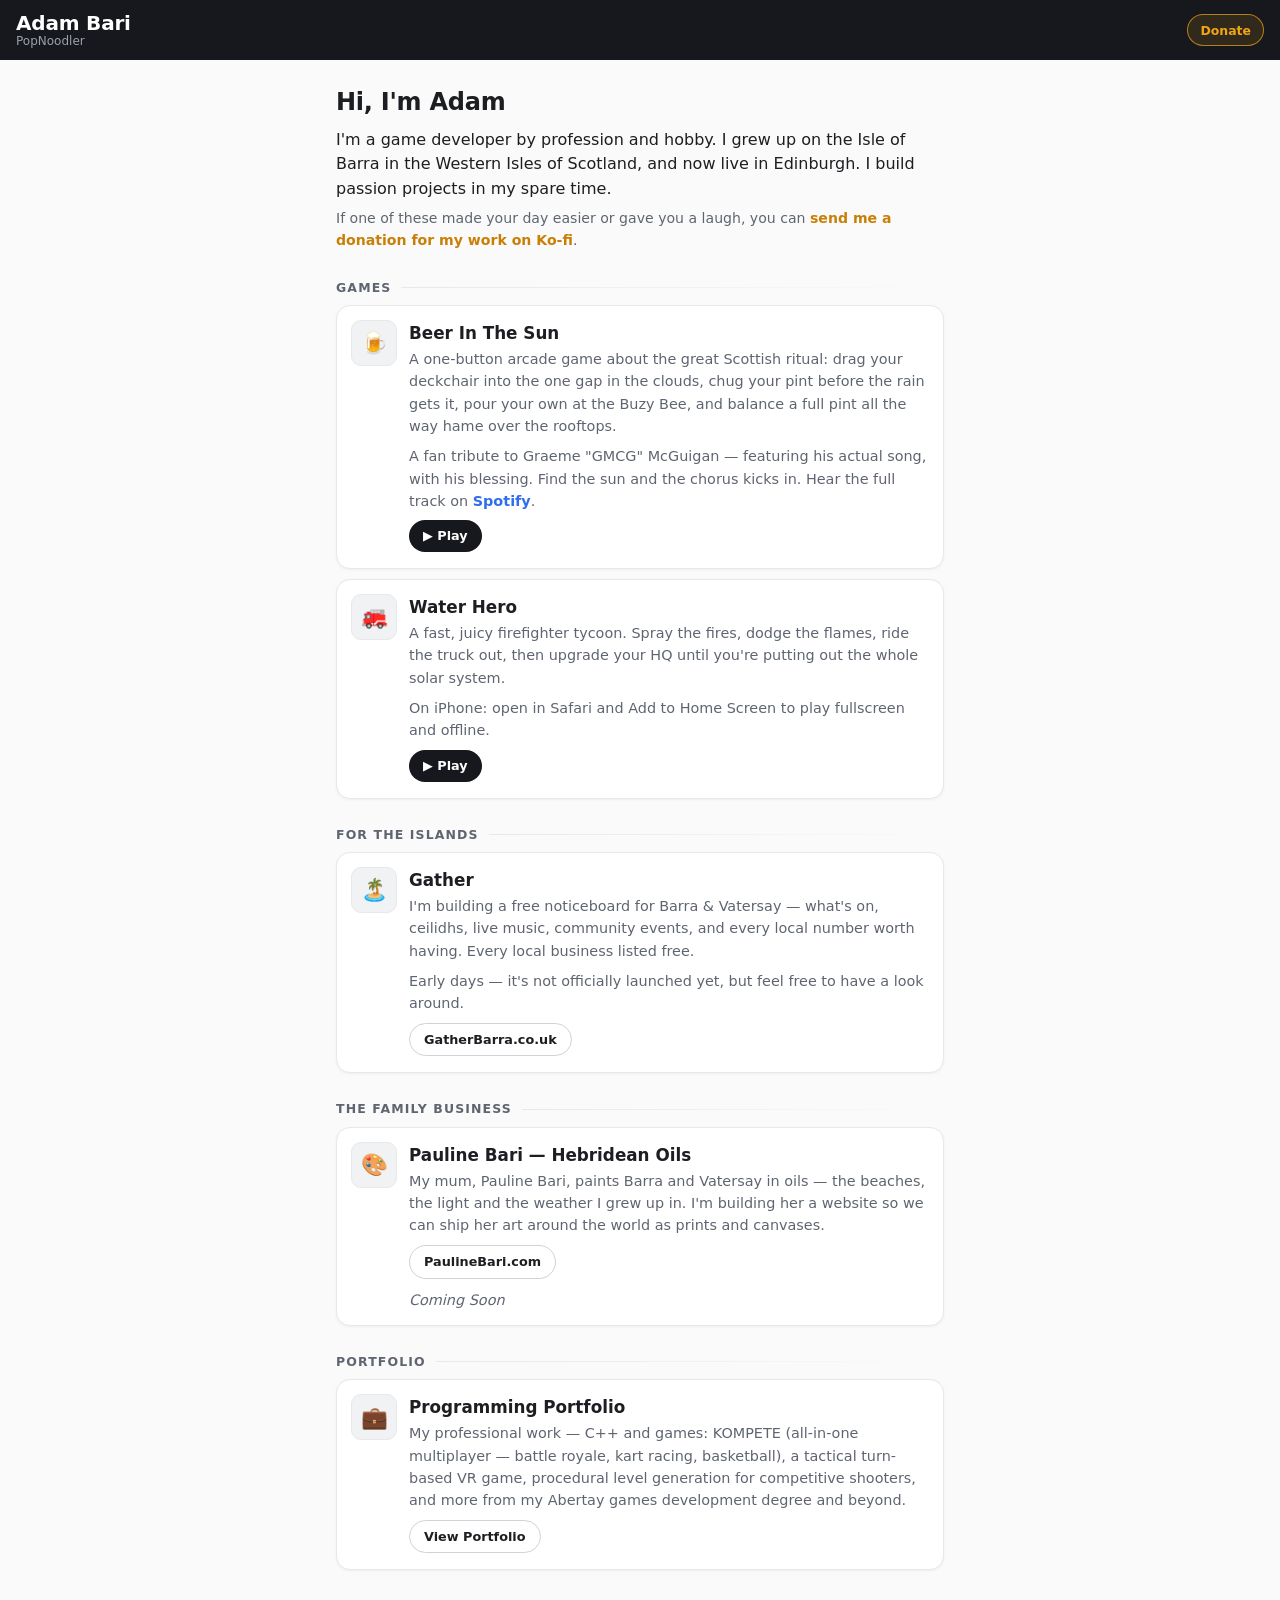
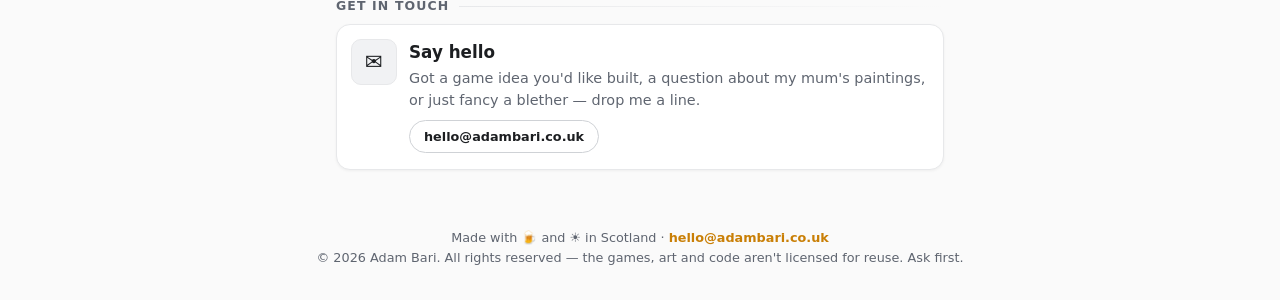
<file: index.html>
<!DOCTYPE html>
<html lang="en">
<head>
<meta charset="utf-8">
<meta name="viewport" content="width=device-width, initial-scale=1, viewport-fit=cover">
<title>PopNoodler — Adam Bari</title>
<meta name="description" content="Adam Bari — game developer from the Isle of Barra, now in Edinburgh. Passion-project games, played right in your browser.">
<meta name="theme-color" content="#16181d">
<meta property="og:title" content="PopNoodler — Adam Bari">
<meta property="og:description" content="Adam Bari — game developer from the Isle of Barra, now in Edinburgh. Passion-project games, played right in your browser.">
<meta property="og:type" content="website">
<meta property="og:url" content="https://adambari.co.uk/">
<meta property="og:site_name" content="Adam Bari — PopNoodler">
<meta name="twitter:card" content="summary">
<meta name="twitter:title" content="Adam Bari — PopNoodler">
<meta name="twitter:description" content="Free passion-project browser games from a developer on the Isle of Barra — including Beer In The Sun and Water Hero.">
<link rel="canonical" href="https://adambari.co.uk/">
<link rel="icon" href="data:image/svg+xml,<svg xmlns=%22http://www.w3.org/2000/svg%22 viewBox=%220 0 100 100%22><text y=%22.9em%22 font-size=%2290%22>🍺</text></svg>">
<style>
  * { margin: 0; padding: 0; box-sizing: border-box; }
  :root {
    --bg: #fafafa;
    --card: #ffffff;
    --ink: #1c1e21;
    --muted: #5f6570;
    --line: #e7e8ea;
    --dark: #16181d;
    --amber: #f0a418;
    --amber-deep: #c97f06;
    --accent: #2f6fed;
    --radius: 14px;
  }
  html { -webkit-text-size-adjust: 100%; }
  body {
    font-family: system-ui, -apple-system, "Segoe UI", Roboto, sans-serif;
    background: var(--bg);
    color: var(--ink);
    min-height: 100dvh;
    line-height: 1.55;
  }

  /* ── Top bar ── */
  .topbar {
    position: sticky; top: 0; z-index: 20;
    display: flex; align-items: center; justify-content: space-between;
    gap: 8px;
    color: #fff;
    padding: 12px 16px;
    padding-top: calc(12px + env(safe-area-inset-top));
    background: var(--dark);
  }
  .brand { display: flex; flex-direction: column; align-items: flex-start; color: #fff; text-decoration: none; }
  .brand-name {
    font-size: 1.25rem; font-weight: 800; letter-spacing: -0.01em;
    line-height: 1.1; color: #fff;
  }
  .brand-sub {
    font-size: 0.75rem; color: #9aa1ab;
    line-height: 1.2; white-space: nowrap;
  }
  .support-pill {
    display: inline-flex; align-items: center; gap: 5px;
    min-height: 32px;
    font-size: 0.78rem; font-weight: 700; white-space: nowrap;
    color: var(--amber); text-decoration: none;
    background: rgba(240, 164, 24, 0.12); border: 1px solid rgba(240, 164, 24, 0.7);
    padding: 4px 12px; border-radius: 999px;
  }
  .support-pill:hover { background: rgba(240, 164, 24, 0.22); }

  /* ── Layout ── */
  .view { max-width: 640px; margin: 0 auto; padding: 20px 16px 40px; }
  .page-title {
    font-size: 1.5rem; font-weight: 800; letter-spacing: -0.01em;
    margin: 4px 0 6px;
  }
  .intro { margin-bottom: 6px; }
  .muted { color: var(--muted); font-size: 0.88rem; }
  .muted a { color: var(--amber-deep); font-weight: 600; text-decoration: none; }
  .muted a:hover { text-decoration: underline; }

  .section-heading {
    font-size: 0.78rem; font-weight: 700; color: var(--muted);
    text-transform: uppercase; letter-spacing: 0.09em;
    margin: 26px 0 8px;
    display: flex; align-items: center; gap: 10px;
  }
  .section-heading::after {
    content: ""; flex: 1; height: 1px;
    background: linear-gradient(90deg, var(--line), transparent);
  }

  /* ── Cards ── */
  .card {
    background: var(--card);
    border: 1px solid var(--line);
    border-radius: var(--radius);
    padding: 14px;
    margin-bottom: 10px;
    box-shadow: 0 1px 3px rgba(20, 22, 26, 0.05);
    display: flex; gap: 12px; align-items: flex-start;
  }
  .card-tile {
    flex: 0 0 auto;
    width: 46px; height: 46px;
    background: #f1f2f4;
    border: 1px solid var(--line);
    border-radius: 10px;
    display: flex; align-items: center; justify-content: center;
    font-size: 1.35rem;
  }
  .card-body { min-width: 0; }
  .card-title {
    font-weight: 750; font-size: 1.05rem; color: var(--ink);
    margin-bottom: 2px;
  }
  .card-body p { color: var(--muted); font-size: 0.9rem; margin-bottom: 8px; }
  .card-body p a { color: var(--accent); font-weight: 600; text-decoration: none; }
  .card-body p a:hover { text-decoration: underline; }

  .pill {
    display: inline-flex; align-items: center; gap: 5px;
    font-size: 0.8rem; font-weight: 700; text-decoration: none;
    padding: 6px 14px; border-radius: 999px;
    margin-right: 6px; margin-bottom: 2px;
  }
  .pill-solid { background: var(--dark); color: #fff; }
  .pill-solid:hover { background: #2a2d34; }
  .pill-outline { color: var(--ink); border: 1px solid #cfd2d6; background: transparent; }
  .pill-outline:hover { background: #f1f2f4; }

  footer { text-align: center; padding: 8px 16px 32px; }
  footer p { color: var(--muted); font-size: 0.8rem; }
  footer a { color: var(--amber-deep); font-weight: 600; text-decoration: none; }
  footer a:hover { text-decoration: underline; }
</style>
<script type="application/ld+json">
{
  "@context": "https://schema.org",
  "@graph": [
    {
      "@type": "WebSite",
      "@id": "https://adambari.co.uk/#website",
      "url": "https://adambari.co.uk/",
      "name": "Adam Bari — PopNoodler",
      "description": "Free passion-project browser games from Adam Bari, a game developer from the Isle of Barra, Scotland.",
      "inLanguage": "en"
    },
    {
      "@type": "Person",
      "@id": "https://adambari.co.uk/#adam",
      "name": "Adam Bari",
      "url": "https://adambari.co.uk/",
      "jobTitle": "Game Developer",
      "description": "Game developer from the Isle of Barra in the Western Isles of Scotland, now in Edinburgh. Builds passion-project games playable in the browser.",
      "email": "hello@adambari.co.uk"
    },
    {
      "@type": "VideoGame",
      "name": "Beer In The Sun",
      "url": "https://adambari.co.uk/beer-in-the-sun/",
      "description": "A free one-button browser arcade game about the great Scottish ritual of chasing a pint into the one gap in the clouds. A fan tribute to Graeme \"GMCG\" McGuigan, featuring his song with his blessing.",
      "author": { "@id": "https://adambari.co.uk/#adam" },
      "genre": ["Arcade", "Casual"],
      "gamePlatform": "Web browser",
      "applicationCategory": "Game",
      "operatingSystem": "Any (web browser)",
      "inLanguage": "en",
      "offers": { "@type": "Offer", "price": "0", "priceCurrency": "GBP" }
    },
    {
      "@type": "VideoGame",
      "name": "Water Hero",
      "url": "https://adambari.co.uk/WaterHero/",
      "description": "A fast, juicy firefighter tycoon browser game. Spray the fires, ride the truck out, and upgrade your HQ until you are dousing the whole solar system.",
      "author": { "@id": "https://adambari.co.uk/#adam" },
      "genre": ["Arcade", "Tycoon", "Casual"],
      "gamePlatform": "Web browser",
      "applicationCategory": "Game",
      "operatingSystem": "Any (web browser)",
      "inLanguage": "en",
      "offers": { "@type": "Offer", "price": "0", "priceCurrency": "GBP" }
    }
  ]
}
</script>
</head>
<body>

<header class="topbar">
  <a href="/" class="brand">
    <span class="brand-name">Adam Bari</span>
    <span class="brand-sub">PopNoodler</span>
  </a>
  <a class="support-pill" href="https://ko-fi.com/AdamBari">Donate</a>
</header>

<main class="view">

  <h1 class="page-title">Hi, I'm Adam</h1>
  <p class="intro">I'm a game developer by profession and hobby. I grew up on the Isle of Barra
  in the Western Isles of Scotland, and now live in Edinburgh. I build passion projects in my
  spare time.</p>
  <p class="muted">If one of these made your day easier or gave you a laugh, you can
  <a href="https://ko-fi.com/AdamBari">send me a donation for my work on Ko-fi</a>.</p>

  <h2 class="section-heading">Games</h2>

  <div class="card">
    <div class="card-tile">🍺</div>
    <div class="card-body">
      <div class="card-title">Beer In The Sun</div>
      <p>A one-button arcade game about the great Scottish ritual: drag your deckchair
      into the one gap in the clouds, chug your pint before the rain gets it, pour your own
      at the Buzy Bee, and balance a full pint all the way hame over the rooftops.</p>
      <p>A fan tribute to Graeme "GMCG" McGuigan — featuring his actual song, with his
      blessing. Find the sun and the chorus kicks in. Hear the full track on
      <a href="https://open.spotify.com/track/4gxDGM8LNht9higommwH7h">Spotify</a>.</p>
      <a class="pill pill-solid" href="https://adambari.co.uk/beer-in-the-sun/">▶ Play</a>
    </div>
  </div>

  <div class="card">
    <div class="card-tile">🚒</div>
    <div class="card-body">
      <div class="card-title">Water Hero</div>
      <p>A fast, juicy firefighter tycoon. Spray the fires, dodge the flames, ride the truck
      out, then upgrade your HQ until you're putting out the whole solar system.</p>
      <p>On iPhone: open in Safari and Add to Home Screen to play fullscreen and offline.</p>
      <a class="pill pill-solid" href="https://adambari.co.uk/WaterHero/">▶ Play</a>
    </div>
  </div>

  <h2 class="section-heading">For The Islands</h2>

  <div class="card">
    <div class="card-tile">🏝️</div>
    <div class="card-body">
      <div class="card-title">Gather</div>
      <p>I'm building a free noticeboard for Barra &amp; Vatersay — what's on, ceilidhs,
      live music, community events, and every local number worth having. Every local
      business listed free.</p>
      <p>Early days — it's not officially launched yet, but feel free to have a look around.</p>
      <a class="pill pill-outline" href="https://gatherbarra.co.uk">GatherBarra.co.uk</a>
    </div>
  </div>

  <h2 class="section-heading">The Family Business</h2>

  <div class="card">
    <div class="card-tile">🎨</div>
    <div class="card-body">
      <div class="card-title">Pauline Bari — Hebridean Oils</div>
      <p>My mum, Pauline Bari, paints Barra and Vatersay in oils — the beaches, the light and
      the weather I grew up in. I'm building her a website so we can ship her art around the
      world as prints and canvases.</p>
      <a class="pill pill-outline" href="https://paulinebari.com">PaulineBari.com</a>
      <p class="muted" style="margin:8px 0 0"><em>Coming Soon</em></p>
    </div>
  </div>

  <h2 class="section-heading">Portfolio</h2>

  <div class="card">
    <div class="card-tile">💼</div>
    <div class="card-body">
      <div class="card-title">Programming Portfolio</div>
      <p>My professional work — C++ and games: KOMPETE (all-in-one multiplayer — battle
      royale, kart racing, basketball), a tactical turn-based VR game, procedural level
      generation for competitive shooters, and more from my Abertay games development
      degree and beyond.</p>
      <a class="pill pill-outline" href="/portfolio/">View Portfolio</a>
    </div>
  </div>

  <h2 class="section-heading">Get In Touch</h2>

  <div class="card">
    <div class="card-tile">✉️</div>
    <div class="card-body">
      <div class="card-title">Say hello</div>
      <p>Got a game idea you'd like built, a question about my mum's paintings, or just
      fancy a blether — drop me a line.</p>
      <a class="pill pill-outline" href="mailto:hello@adambari.co.uk">hello@adambari.co.uk</a>
    </div>
  </div>

</main>

<footer>
  <p>Made with 🍺 and ☀️ in Scotland · <a href="mailto:hello@adambari.co.uk">hello@adambari.co.uk</a></p>
  <p>© 2026 Adam Bari. All rights reserved — the games, art and code aren't licensed for reuse. Ask first.</p>
</footer>

</body>
</html>
</file>
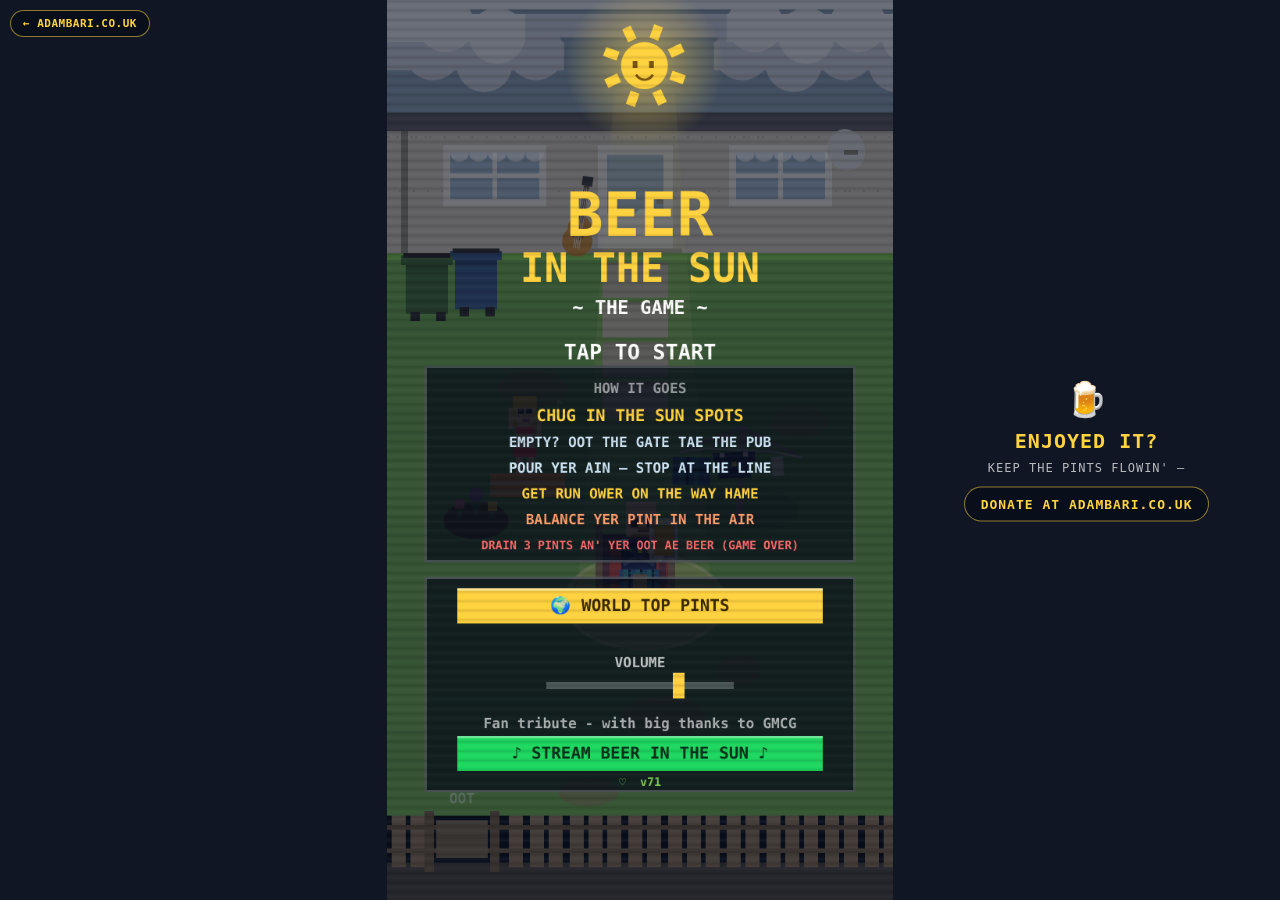
<file: beer-in-the-sun/index.html>
<!doctype html>
<html lang="en">
<head>
<meta charset="utf-8">
<meta name="viewport" content="width=device-width,initial-scale=1,maximum-scale=1,user-scalable=no,viewport-fit=cover">
<title>Beer In The Sun — Free Browser Game (GMCG Tribute)</title>
<meta name="description" content="Beer In The Sun is a free one-button browser arcade game — chug in the sun spots o' yer garden, pour yer ain pint at the pub, get run over on the way hame. A daft wee retro fan tribute to GMCG's song 'Beer In The Sun'. Play free, no download.">
<meta property="og:title" content="Beer In The Sun — The Game">
<meta property="og:description" content="Chug in the sun spots, pour yer ain pint, get run over on the way hame, walk it off. A free browser arcade game — a fan tribute to GMCG.">
<meta property="og:type" content="website">
<meta property="og:url" content="https://adambari.co.uk/beer-in-the-sun/">
<meta property="og:site_name" content="Adam Bari — PopNoodler">
<meta name="twitter:card" content="summary">
<meta name="twitter:title" content="Beer In The Sun — The Game">
<meta name="twitter:description" content="A free one-button browser arcade game. A daft wee fan tribute to GMCG's 'Beer In The Sun'.">
<link rel="canonical" href="https://adambari.co.uk/beer-in-the-sun/">
<link rel="icon" href="data:image/svg+xml,<svg xmlns='http://www.w3.org/2000/svg' viewBox='0 0 100 100'><text y='.9em' font-size='90'>🍺</text></svg>">
<style>
  html,body{margin:0;padding:0;height:100%;background:#101623;overflow:hidden}
  body{display:flex;align-items:center;justify-content:center}
  canvas{touch-action:none;-webkit-user-select:none;user-select:none;display:block}
  #homeBtn{position:fixed;top:calc(10px + env(safe-area-inset-top));left:calc(10px + env(safe-area-inset-left));z-index:10;display:none;font:700 11px/1 monospace;letter-spacing:0.5px;color:#ffd23f;text-decoration:none;background:rgba(6,12,24,0.72);border:1px solid rgba(255,210,63,0.55);border-radius:999px;padding:7px 12px}
  #homeBtn:hover{background:rgba(255,210,63,0.18)}
  /* the letterbox gutter on PC earns its keep */
  #sideNote{display:none}
  @media (min-width:900px) and (min-aspect-ratio:1/1){
    #sideNote{
      display:block;position:fixed;z-index:9;
      left:calc(50vw + 28.125vh + 24px);right:24px;
      top:50%;transform:translateY(-50%);
      text-align:center;text-decoration:none;
      font-family:monospace;letter-spacing:1px;
    }
    #sideNote .sn-beer{display:block;font-size:34px;margin-bottom:10px}
    #sideNote .sn-big{display:block;font-size:20px;font-weight:800;color:#ffd23f;margin-bottom:8px}
    #sideNote .sn-small{display:block;font-size:12px;color:rgba(255,255,255,0.7);margin-bottom:12px}
    #sideNote .sn-pill{display:inline-block;font-size:13px;font-weight:700;color:#ffd23f;border:1px solid rgba(255,210,63,0.55);border-radius:999px;padding:9px 16px;background:rgba(6,12,24,0.72)}
    #sideNote:hover .sn-pill{background:rgba(255,210,63,0.18)}
  }
</style>
<script type="application/ld+json">
{
  "@context": "https://schema.org",
  "@type": "VideoGame",
  "name": "Beer In The Sun",
  "url": "https://adambari.co.uk/beer-in-the-sun/",
  "description": "A free one-button browser arcade game about the great Scottish ritual of chasing a pint into the one gap in the clouds. A fan tribute to Graeme \"GMCG\" McGuigan, featuring his song 'Beer In The Sun' with his blessing. Play free in your browser, no download.",
  "genre": ["Arcade", "Casual"],
  "gamePlatform": "Web browser",
  "applicationCategory": "Game",
  "operatingSystem": "Any (web browser)",
  "playMode": "SinglePlayer",
  "inLanguage": "en",
  "author": { "@type": "Person", "name": "Adam Bari", "url": "https://adambari.co.uk/" },
  "offers": { "@type": "Offer", "price": "0", "priceCurrency": "GBP" },
  "about": { "@type": "MusicRecording", "name": "Beer In The Sun", "byArtist": { "@type": "MusicGroup", "name": "GMCG (Graeme McGuigan)" } }
}
</script>
</head>
<body>
<a id="homeBtn" href="/" aria-label="Back to adambari.co.uk">&larr; ADAMBARI.CO.UK</a>
<a id="sideNote" href="/" aria-label="If you enjoyed it, donate at adambari.co.uk">
  <span class="sn-beer">🍺</span>
  <span class="sn-big">ENJOYED IT?</span>
  <span class="sn-small">KEEP THE PINTS FLOWIN' —</span>
  <span class="sn-pill">DONATE AT ADAMBARI.CO.UK</span>
</a>
<!-- Text alternative for the canvas game: read by screen readers and search
     engines (the game itself is drawn on a canvas with no crawlable text). -->
<main style="position:absolute;width:1px;height:1px;padding:0;margin:-1px;overflow:hidden;clip:rect(0,0,0,0);white-space:nowrap;border:0">
  <h1>Beer In The Sun — a free browser arcade game</h1>
  <p>Beer In The Sun is a free, one-button retro arcade game you can play right in your browser, with no download. It is a fan tribute to the song "Beer In The Sun" by Graeme "GMCG" McGuigan, featuring his actual track with his blessing.</p>
  <p>It is the great Scottish ritual, lived on repeat: drag your deckchair into the one gap in the clouds, chug your pint before the rain gets it, pour your own at the Buzy Bee, cross the road on the way home, and balance a full pint all the way home over the rooftops.</p>
  <h2>How to play</h2>
  <ul>
    <li>Drag your chair, or use WASD / arrow keys, into the sun spot and sit still to chug.</li>
    <li>Rain falls everywhere the sun is not — stay in the light to protect your pint.</li>
    <li>Empty glass? Head out the gate to the pub and pour your own — stop at the 568ml line.</li>
    <li>Your score is millilitres of beer drunk in the sun. Drain three pints and you are out.</li>
  </ul>
  <p>Made by Adam Bari (PopNoodler), a game developer from the Isle of Barra, Scotland. <a href="https://adambari.co.uk/">More free browser games at adambari.co.uk</a>.</p>
</main>
<canvas id="cv"></canvas>
<script>
(function(){
'use strict';
/* BEER IN THE SUN — the game (v7). Unofficial fan tribute to GMCG.
   The story, lived on repeat: chug yer beer in the sun spots o' yer garden ->
   oot the gate tae the Buzy Bee an' pour yer ain pint -> get run over on the
   street on the way hame (on purpose) -> fly hame balancin' the pint -> walk it off. */

var VER='v71';
var W=216,H=384,TAU=Math.PI*2;
var RES=3; /* supersample: art stays chunky, text renders crisp on big screens */
var cv=document.getElementById('cv'),ctx=cv.getContext('2d');
cv.width=W*RES;cv.height=H*RES;
var scale=1;
function resize(){
  scale=Math.min(innerWidth/W,innerHeight/H);
  cv.style.width=(W*scale)+'px';cv.style.height=(H*scale)+'px';
}
addEventListener('resize',resize);resize();
cv.addEventListener('contextmenu',function(e){e.preventDefault();});

function clamp(v,a,b){return v<a?a:v>b?b:v}
function lerp(a,b,t){return a+(b-a)*t}
function rnd(a,b){return a+Math.random()*(b-a)}
function dist(x1,y1,x2,y2){return Math.hypot(x2-x1,y2-y1)}
function mix(c1,c2,t){
  t=clamp(t,0,1);
  return 'rgb('+Math.round(lerp(c1[0],c2[0],t))+','+Math.round(lerp(c1[1],c2[1],t))+','+Math.round(lerp(c1[2],c2[2],t))+')';
}

/* ---------- persistence ---------- */
var hi=+(localStorage.bs_hi||0);              /* the session: ml when the pints ran oot */
var hiSong=+(localStorage.bs_hi_song||0);     /* the sang: ml when the music stopped — same clock for a'body */
var songNewBest=false;
var muted=localStorage.bs_mute==='1';
var cutsSeen=+(localStorage.bs_cuts||0);

/* ---------- audio: chiptune fallback + "Beer In The Sun" by GMCG (used with his blessing) ---------- */
var AC=null,master=null,musGain=null,nextStep=0,stepIdx=0;
var STEP=60/130/2; /* eighth notes at 130 BPM, same tempo as the song */
function initAudio(){
  if(AC)return;
  try{
    /* iPhone: declare oorsels a MUSIC app — else the ringer switch mutes us */
    try{if(navigator.audioSession)navigator.audioSession.type='playback';}catch(e){}
    AC=new (window.AudioContext||window.webkitAudioContext)();
    if(AC.state==='suspended')try{AC.resume();}catch(e){}
    /* the iOS unlock kicks: a silent WebAudio blip + a silent <audio> play,
       baith inside the first gesture — flips aulder iPhones tae playback */
    try{
      var ub=AC.createBuffer(1,1,22050),us=AC.createBufferSource();
      us.buffer=ub;us.connect(AC.destination);us.start(0);
    }catch(e){}
    try{
      var ua=new Audio('[data-uri]');
      ua.play().catch(function(){});
    }catch(e){}
    master=AC.createGain();master.gain.value=muted?0:1;master.connect(AC.destination);
    musGain=AC.createGain();musGain.gain.value=0.9;musGain.connect(master);
    nextStep=AC.currentTime+0.1;
    setInterval(musicPump,110);
    initSong();
  }catch(e){AC=null;}
}
/* iOS suspends audio on backgrounding / interruptions — wake it back up */
document.addEventListener('visibilitychange',function(){
  if(!document.hidden&&AC&&AC.state!=='running')try{AC.resume();}catch(e){}
});
addEventListener('touchend',function(){
  initAudio();
  if(AC&&AC.state!=='running')try{AC.resume();}catch(e){}
},{passive:true});
function setMuted(m){
  muted=m;localStorage.bs_mute=m?'1':'0';
  if(master)master.gain.value=m?0:1;
}
function tone(freq,t0,dur,type,vol,slideTo,dest){
  if(!AC||muted)return;
  var o=AC.createOscillator(),g=AC.createGain();
  o.type=type||'square';o.frequency.setValueAtTime(freq,t0);
  if(slideTo)o.frequency.exponentialRampToValueAtTime(Math.max(30,slideTo),t0+dur);
  g.gain.setValueAtTime(vol,t0);
  g.gain.exponentialRampToValueAtTime(0.001,t0+dur);
  o.connect(g);g.connect(dest||master);
  o.start(t0);o.stop(t0+dur+0.02);
}
function noiseBurst(t0,dur,vol,cutoff){
  if(!AC||muted)return;
  var n=Math.floor(AC.sampleRate*dur),buf=AC.createBuffer(1,n,AC.sampleRate),d=buf.getChannelData(0);
  for(var i=0;i<n;i++)d[i]=(Math.random()*2-1)*(1-i/n);
  var s=AC.createBufferSource();s.buffer=buf;
  var f=AC.createBiquadFilter();f.type='lowpass';f.frequency.value=cutoff||8000;
  var g=AC.createGain();g.gain.value=vol;
  s.connect(f);f.connect(g);g.connect(master);s.start(t0);
}
/* two-bar sunny loop: lead in C pentatonic over a I-vi-IV-V bass */
var LEAD=[329.63,392,440,0,523.25,0,440,392, 329.63,392,440,523.25,587.33,523.25,440,392,
          659.25,0,587.33,523.25,440,392,440,0, 392,329.63,392,440,392,0,0,0];
var BASS=[130.81,110,174.61,196];
function scheduleStep(i,t){
  if(!songFailed)return; /* the real song owns the soundtrack; chiptune only if it cannae load */
  if(musGain)musGain.gain.setTargetAtTime(rainOnScreen()?0.3:0.9,t,0.3);
  var L=LEAD[i];
  if(L)tone(L,t,0.14,'square',0.045,0,musGain);
  if(i%4===0)tone(BASS[(i>>2)%4],t,0.3,'triangle',0.07,0,musGain);
  if(i%2===1)noiseBurst(t,0.03,muted?0:0.012,9000);
}
function musicPump(){
  if(!AC||muted)return;
  var ahead=AC.currentTime+0.25;
  while(nextStep<ahead){scheduleStep(stepIdx,nextStep);stepIdx=(stepIdx+1)%32;nextStep+=STEP;}
}
function sfx(name){
  if(!AC||muted)return;
  var t=AC.currentTime;
  if(name==='glug'){tone(rnd(150,210),t,0.09,'square',0.05,90);}
  else if(name==='ding'){tone(880,t,0.08,'square',0.06);tone(1318.5,t+0.09,0.14,'square',0.06);}
  else if(name==='swat'){noiseBurst(t,0.06,0.12,3000);tone(220,t,0.08,'square',0.08,60);}
  else if(name==='squawk'){tone(950,t,0.12,'sawtooth',0.05,480);tone(900,t+0.16,0.1,'sawtooth',0.04,430);}
  else if(name==='thunder'){noiseBurst(t,0.7,0.22,320);}
  else if(name==='lose'){tone(320,t,0.42,'square',0.09,70);noiseBurst(t,0.25,0.08,900);}
  else if(name==='start'){[261.63,329.63,392,523.25].forEach(function(f,i){tone(f,t+i*0.07,0.12,'square',0.06);});}
  else if(name==='tier'){tone(523.25,t,0.07,'square',0.05);tone(659.25,t+0.07,0.1,'square',0.05);}
  else if(name==='bliss'){[523.25,659.25,783.99,1046.5,1318.5].forEach(function(f,i){tone(f,t+i*0.06,0.14,'square',0.05);});}
  else if(name==='honk'){[659.25,587.33,523.25].forEach(function(f,i){tone(f,t+i*0.13,0.12,'triangle',0.08);});}
  else if(name==='beep'){tone(880,t,0.1,'square',0.07);tone(880,t+0.13,0.1,'square',0.07);}
  else if(name==='squash'){noiseBurst(t,0.14,0.2,600);tone(95,t,0.3,'square',0.1,40);}
  else if(name==='boot'){noiseBurst(t,0.05,0.15,1200);tone(140,t,0.14,'square',0.09,60);}
  else if(name==='pickup'){tone(659.25,t,0.07,'square',0.05);tone(880,t+0.06,0.09,'square',0.05);}
  else if(name==='spill'){tone(rnd(500,700),t,0.05,'sine',0.03,300);}
  else if(name==='splash'){noiseBurst(t,0.18,0.12,1500);tone(280,t,0.12,'sine',0.06,120);}
  else if(name==='empty'){tone(330,t,0.12,'square',0.06,165);tone(165,t+0.14,0.2,'square',0.06,90);}
  else if(name==='cheer'){noiseBurst(t,0.22,0.09,2500);tone(523.25,t,0.09,'square',0.04);tone(659.25,t+0.08,0.12,'square',0.04);}
  else if(name==='whoosh'){noiseBurst(t,0.35,0.09,3000);tone(200,t,0.6,'sawtooth',0.035,900);}
  else if(name==='boing'){tone(140,t,0.14,'sine',0.09,520);tone(520,t+0.15,0.22,'sine',0.07,180);}
  else if(name==='twinkle'){[1046.5,1318.5,1568].forEach(function(f,i){tone(f,t+i*0.09,0.16,'sine',0.035);});}
  else if(name==='pour'){noiseBurst(t,0.16,0.05,2200);}
  else if(name==='lick'){ /* the cheesy guitar lick */
    tone(392,t,0.1,'sawtooth',0.06,440);
    tone(523.25,t+0.1,0.1,'sawtooth',0.06);
    tone(440,t+0.2,0.09,'sawtooth',0.06);
    tone(392,t+0.29,0.09,'sawtooth',0.06);
    tone(329.63,t+0.38,0.34,'sawtooth',0.07,392);
  }
}

/* ---------- the real thing: "Beer In The Sun" by GMCG, used with his blessing.
   One decoded buffer, two players: the full song sits quietly under the whole
   game, and the bit Graeme picked (2:52-3:15, pre-chorus intae the chorus)
   blooms in loud while ye're staunin' in the sun. Each player keeps its ain
   place and resumes where it left off, wi' quick fades both ways. ---------- */
/* the TRUE beat map o' the recording (ms), extracted fae the studio WAV wi' a
   DP beat tracker — the track breathes (~129.2 BPM, human feel), sae every
   quantisation uses these actual beats, never a rigid grid */
var BEATS=[197,662,1126,1579,2043,2508,2972,3425,3889,4354,4818,5271,5735,6200,6687,7129,7581,8046,8499,8963,9427,9892,10321,10809,11273,11749,12202,12666,13131,13584,14048,14512,14965,15430,15871,16347,16811,17276,17740,18204,18657,19122,19586,20050,20515,20956,21420,21885,22326,22802,23278,23742,24195,24660,25101,25577,26041,26517,26970,27423,27887,28352,28816,29280,29745,30209,30674,31115,31591,32032,32508,32961,33425,33890,34342,34807,35271,35736,36212,36664,37117,37581,38023,38499,38951,39427,39880,40345,40821,41285,41749,42202,42667,43119,43584,44048,44478,44965,45441,45894,46347,46823,47276,47729,48193,48669,49122,49575,50039,50492,50945,51421,51885,52349,52802,53267,53731,54195,54671,55136,55577,56041,56506,56959,57411,57887,58352,58805,59257,59733,60198,60662,61127,61591,62044,62508,62973,63437,63890,64354,64819,65283,65736,66200,66653,67117,67582,68046,68510,68963,69416,69880,70345,70798,71250,71715,72191,72655,73108,73561,74048,74513,74977,75407,75883,76347,76812,77276,77729,78205,78658,79122,79586,80039,80504,80968,81432,81897,82361,82814,83278,83743,84230,84660,85124,85589,86065,86518,86970,87412,87899,88352,88816,89281,89745,90198,90662,91127,91591,92044,92508,92973,93437,93901,94354,94819,95283,95747,96212,96665,97117,97582,98023,98487,98940,99405,99892,100345,100798,101251,101715,102191,102667,103131,103584,104037,104501,104966,105430,105883,106359,106823,107276,107741,108193,108658,109122,109587,110039,110504,110968,111433,111897,112361,112826,113279,113731,114196,114660,115125,115589,116053,116518,116971,117423,117876,118329,118817,119281,119734,120210,120662,121127,121591,122044,122508,122973,123426,123890,124354,124830,125283,125736,126200,126665,127118,127594,128058,128511,128975,129440,129892,130368,130810,131262,131727,132203,132656,133120,133573,134049,134513,134978,135430,135895,136336,136812,137276,137741,138194,138670,139122,139587,140051,140504,140968,141433,141886,142362,142814,143279,143732,144196,144660,145125,145578,146054,146506,146971,147423,147888,148341,148793,149281,149734,150175,150639,151104,151580,152056,152509,152950,153414,153867,154343,154819,155260,155736,156201,156665,157129,157582,158047,158511,158964,159405,159869,160345,160810,161263,161727,162203,162667,163132,163585,164049,164513,164966,165431,165883,166348,166812,167277,167741,168205,168670,169123,169575,170028,170504,170980,171433,171897,172350,172815,173279,173743,174196,174649,175125,175589,176042,176506,176971,177435,177888,178352,178817,179281,179746,180198,180663,181116,181592,182044,182497,182973,183438,183890,184355,184819,185272,185736,186201,186665,187118,187582,188047,188488,188941,189428,189893,190346,190810,191286,191739,192192,192656,193109,193573,194049,194502,194955,195408,195872,196348,196824,197277,197741,198194,198670,199123,199587,200040,200516,200969,201421,201886,202362,202815,203279,203743,204196,204661,205137,205589,206054,206507,206959,207424,207888,208353,208817,209270,209746,210199,210663,211116,211592,212045,212509,212973,213426,213891,214355,214831,215284,215737,216201,216665,217130,217583,218047,218500,218976,219429,219893,220346,220822,221275,221739,222203,222668,223132,223585,224049,224502,224943,225431,225895,226360,226813,227265,227741,228206,228659,229123,229587,230052,230504,230980,231433,231886,232350,232815,233279,233744,234196,234661,235125,235590,236042,236507,236960,237424,237888,238353,238817,239282,239723,240199,240663,241128,241580,242045,242498,242974,243438,243891,244344,244820,245272,245737,246201,246677,247130,247583,248047,248512,248964,249429,249882,250358,250810,251275,251739,252204,252656,253121,253585,254050,254514,254967,255431,255896,256348,256813,257277,257741,258206,258659,259123,259587,260052,260516,260969,261433,261898,262351,262815,263279,263744,264208,264661,265125,265590,266043,266507,266983,267436,267900,268353,268817,269282,269746];
var BEAT_ANCHOR=372;                /* the doonbeat at 2:52 — Graeme's cue */
var SUN_BEATS=50;                   /* the section is 12.5 bars: 2:52 -> 3:15 exactly */
function bT(i){if(i<0)i=0;if(i>BEATS.length-1)i=BEATS.length-1;return BEATS[i]/1000;}
function bIdx(pos){
  var ms=pos*1000,lo=0,hi=BEATS.length-1;
  while(lo<hi){var mid=(lo+hi+1)>>1;if(BEATS[mid]<=ms)lo=mid;else hi=mid-1;}
  return lo;
}
/* nae comin' IN inside these: the three pre-chorus+chorus instances, an' the
   ootro (fae 3:29) — reachin' them naturally an' playin' through is fine */
var CHORUS_ZONES=[[100,150],[204,254],[BEAT_ANCHOR,BEAT_ANCHOR+SUN_BEATS],[452,10000]];
var SUN_A=bT(BEAT_ANCHOR),SUN_B=bT(BEAT_ANCHOR+SUN_BEATS),SUN_LEN=SUN_B-SUN_A;
var BAR=(60/129.2)*4;               /* only the offline fallback pulse uses this */
var BG_VOL=0.3,SUN_VOL=0.3,CF=0.6;  /* keep these EQUAL — the filter, no' the volume, is the difference */
/* ---- the freshness clock: nae hearin' the chorus fully twice in a row ---- */
var CHORUS_CD=90;                   /* seconds the chorus stays "just heard" */
var pubFresh=false;                 /* first circle efter the pub judges on 75% heard */
var WRAP_BARS=12;                   /* the sang-end wrap lands this mony bars AFORE the chorus */
var WRAP_BEAT=BEAT_ANCHOR-WRAP_BARS*4,WRAP_A=bT(WRAP_BEAT);
var chorusEndT=-1e9;                /* when a chorus was last HEARD (85% coonts) */
var chorusHW=-1,chorusHWT=-1e9;     /* furthest chorus beat heard LOUD, an' when */
var lastAudP=-1;                    /* playhead continuity for the clock */
/* NOTE: freshness state deliberately survives reset() — a quick restart shouldnae re-arm the drop */
var songBuf=null,bgSrc=null,sunSrc=null,bgGain=null,sunGain=null,bgFilt=null;
var bgPos=0,sunPos=-1,bgT0=0,sunT0=0; /* sunPos -1 = first visit enters at SUN_A */
var sunOn=false,sunHold=0,pend=null,songFailed=false; /* pend = a switch waiting for its bar line */
function initSong(){
  if(!AC||bgGain)return;
  /* the background song sits ahint the clouds: low-passed and quiet */
  bgFilt=AC.createBiquadFilter();bgFilt.type='lowpass';bgFilt.frequency.value=1300;bgFilt.Q.value=0.7;
  bgGain=AC.createGain();bgGain.gain.value=0;
  bgFilt.connect(bgGain);bgGain.connect(master);
  sunGain=AC.createGain();sunGain.gain.value=0;sunGain.connect(master);
  fetch('song.mp3').then(function(r){if(!r.ok)throw 0;return r.arrayBuffer();}).then(function(ab){
    AC.decodeAudioData(ab,function(buf){songBuf=buf;if(SUN_B>buf.duration){SUN_B=buf.duration;SUN_LEN=SUN_B-SUN_A;}},function(){songFailed=true;});
  }).catch(function(){songFailed=true; /* nae bother — the chiptune steps in */ });
}
function makeSrc(sun){
  var s=AC.createBufferSource();s.buffer=songBuf;s.loop=true;
  if(sun){
    /* plays richt on past the chorus — an' when the SONG ends it wraps tae
       the RUN-UP, 12 bars afore the chorus: a breath, no' a butt-splice */
    s.loopStart=WRAP_A;s.loopEnd=songBuf.duration;
    s.connect(sunGain);
  }
  else s.connect(bgFilt);
  return s;
}
function countMatch(b,c){return b+(((c-((b-BEAT_ANCHOR)%4))%4)+4)%4;}
function activePos(t){
  if(sunOn){
    var pp=sunPos+(t-sunT0);
    if(pp>=songBuf.duration){var L=songBuf.duration-WRAP_A;pp=WRAP_A+((pp-songBuf.duration)%L);}
    return pp;
  }
  var b=(bgPos+(t-bgT0))%songBuf.duration;if(b<0)b+=songBuf.duration;return b;
}
/* every switch waits for the next bar line, then crossfades — both layers land on the grid */
function scheduleSwitch(toSun){
  var t=AC.currentTime,p=activePos(t);
  /* next TRUE beat o' the audible material, wi' room for the pre-roll.
     The coont (beat-in-bar) carries across the switch, aff the real beat map. */
  var k=bIdx(p)+1;
  while(bT(k)-p<CF/2+0.08&&k<BEATS.length-1)k++;
  var swT=bT(k),d=swT-p;
  var at=t+d-CF/2;
  var c=((k-BEAT_ANCHOR)%4+4)%4;
  var inSrc=makeSrc(toSun),base,inB,inPos;
  if(toSun){
    /* the freshness clock: cold = the drop; fresh = the sky opens on the sang.
       The FIRST circle efter a pub trip judges on 75% o' the chorus heard. */
    var frsh=(t-chorusEndT)<CHORUS_CD;
    if(pubFresh)frsh=(chorusHW-BEAT_ANCHOR)>=Math.round(SUN_BEATS*0.75)&&(t-chorusHWT)<CHORUS_CD;
    /* seamless: the bg's audibly INSIDE ony chorus zone (or the ootro), or in
       the 16-beat grace efter ane ended — open the sky in place, nae restart */
    var seam=false;
    if(!sunOn){
      var swB=bIdx(swT);
      for(var z3=0;z3<CHORUS_ZONES.length;z3++){
        var zz0=CHORUS_ZONES[z3][0],zz1=Math.min(CHORUS_ZONES[z3][1],BEATS.length-1);
        var g1=(z3<3)?Math.min(zz1+16,BEATS.length-1):zz1;
        if(swB>=zz0&&swB<g1){seam=true;break;}
      }
      if(!seam&&frsh&&sunPos<0)seam=true; /* fresh but nae held spot: just unmuffle */
    }
    if(seam){
      inPos=swT;
      /* same-zone high-water: dinnae replay loud whit ye already heard loud */
      var sB=bIdx(swT);
      if(frsh&&chorusHW>sB&&sB>=BEAT_ANCHOR&&sB<BEAT_ANCHOR+SUN_BEATS
         &&chorusHW<BEAT_ANCHOR+SUN_BEATS&&(t-chorusHWT)<CHORUS_CD){
        inB=countMatch(chorusHW,c);inPos=bT(inB);
      }
    }else{
      if(!frsh)base=BEAT_ANCHOR;          /* cold: the drop, same as it ever wis */
      else{                                /* fresh: play on fae whaur ye left aff */
        base=(sunPos>=0)?bIdx(sunPos):BEAT_ANCHOR+SUN_BEATS;
        if(chorusHW>base&&chorusHW>=BEAT_ANCHOR&&(t-chorusHWT)<CHORUS_CD)base=chorusHW;
      }
      inB=countMatch(base,c);
      if(inB>=BEATS.length-4)inB=countMatch(WRAP_BEAT,c); /* tail → the run-up */
      inPos=bT(inB);
    }
  }else{
    /* never come IN inside a chorus (or the ootro): coont-match FIRST, zone-test
       the RESULT, re-match fae the zone end — the auld order seated us 1-2 beats
       inside a chorus tap whenever the frozen spot sat just afore it */
    base=bIdx(bgPos);
    inB=countMatch(base,c);
    for(var z=0;z<CHORUS_ZONES.length;z++)
      if(inB>=CHORUS_ZONES[z][0]-1&&inB<CHORUS_ZONES[z][1])inB=countMatch(CHORUS_ZONES[z][1],c);
    if(inB>=BEATS.length-4){
      inB=countMatch(4,c); /* aff the end: back near the tap, same coont */
      for(var z5=0;z5<CHORUS_ZONES.length;z5++)
        if(inB>=CHORUS_ZONES[z5][0]-1&&inB<CHORUS_ZONES[z5][1])inB=countMatch(CHORUS_ZONES[z5][1],c);
    }
    inPos=bT(inB);
  }
  inPos-=CF/2; /* start half a fade early so the beat lands at full presence */
  inSrc.start(at,Math.max(0,inPos));
  var inGain=toSun?sunGain:bgGain,outGain=toSun?bgGain:sunGain;
  inGain.gain.cancelScheduledValues(t);
  inGain.gain.setValueAtTime(0.0001,at);
  inGain.gain.linearRampToValueAtTime(toSun?SUN_VOL:BG_VOL,at+CF);
  outGain.gain.cancelScheduledValues(t);
  outGain.gain.setValueAtTime(outGain.gain.value,t);
  outGain.gain.setValueAtTime(outGain.gain.value,at);
  outGain.gain.linearRampToValueAtTime(0.0001,at+CF);
  pend={to:toSun,at:at,src:inSrc,inPos:Math.max(0,inPos),outPos:swT,pubUse:toSun&&pubFresh};
}
function finishSwitch(){
  if(pend.to){
    if(bgSrc){try{bgSrc.stop();}catch(e){} bgPos=pend.outPos%songBuf.duration;}
    bgSrc=null;sunSrc=pend.src;sunPos=pend.inPos;sunT0=pend.at;sunOn=true;
    if(pend.pubUse)pubFresh=false; /* the first-efter-the-pub entry's been an' gane */
  }else{
    if(sunSrc){try{sunSrc.stop();}catch(e){} sunPos=pend.outPos%songBuf.duration;}
    sunSrc=null;bgSrc=pend.src;bgPos=pend.inPos;bgT0=pend.at;sunOn=false;
  }
  pend=null;lastAudP=-1; /* the playhead jumps on a switch — dinnae false-arm the clock */
}
function cancelSwitch(){
  var t=AC.currentTime;
  try{pend.src.stop(t);}catch(e){}
  var inGain=pend.to?sunGain:bgGain,outGain=pend.to?bgGain:sunGain;
  inGain.gain.cancelScheduledValues(t);inGain.gain.setValueAtTime(0.0001,t);
  outGain.gain.cancelScheduledValues(t);
  outGain.gain.setValueAtTime(outGain.gain.value,t);
  outGain.gain.setTargetAtTime(pend.to?BG_VOL:SUN_VOL,t,0.15);
  pend=null;lastAudP=-1;
}
function updSong(dt){
  if(!AC||!songBuf)return;
  var t=AC.currentTime;
  if(!bgSrc&&!sunSrc&&!pend){ /* first start: the song drifts in ahint the clouds */
    bgSrc=makeSrc(false);bgPos=bgPos%songBuf.duration;
    bgSrc.start(0,bgPos);bgT0=t;
    bgGain.gain.setTargetAtTime(BG_VOL,t,0.5);
    return;
  }
  /* the freshness clock: 85% o' a chorus heard = heard. Watches the audible
     playhead across BOTH layers; a big backward jump = the sang-end wrap. */
  var ap=activePos(t);
  if(lastAudP>=0){
    if(ap>lastAudP&&ap-lastAudP<5){
      for(var zf=0;zf<3;zf++){
        var armAt=bT(CHORUS_ZONES[zf][0]+38); /* 75% o' the 50-beat section */
        if(lastAudP<armAt&&ap>=armAt)chorusEndT=t;
      }
    }else if(lastAudP-ap>60)chorusEndT=t; /* wrapped past the ootro's chorus */
  }
  if(sunOn){
    var hk=bIdx(ap);
    if(hk>=BEAT_ANCHOR&&hk<BEAT_ANCHOR+SUN_BEATS&&hk>chorusHW){chorusHW=hk;chorusHWT=t;}
  }
  lastAudP=ap;
  /* the chorus lives in the circle. A pint ye DRANK dry keeps the sun on
     across the gairden — a pint the rain RUINED earns ye naething */
  var pintDone=pint.has&&pint.ml<=0;
  var wantSun=state==='PLAY'&&scene==='GARDEN'&&pint.has&&(inSunPatch()||pintDone);
  if(pend){
    if(t>pend.at+CF+0.05)finishSwitch();
    else if(wantSun!==pend.to&&t<pend.at-0.02)cancelSwitch();
    else return;
  }
  /* sticky: quick tae bring the chorus in, gey reluctant tae let it go */
  if(sunOn&&!wantSun&&!rain.active&&scene==='GARDEN'&&patch.alpha>0.4&&dist(dude.x,dude.y,patch.x,patch.y)<patch.r+14)wantSun=true;
  if(wantSun!==sunOn){
    if(wantSun){ /* intae the sun: a wee 0.25s debounce hides under the beat-wait;
                    the pint-done trigger stays instant */
      sunHold+=dt;
      if(pintDone||sunHold>0.25){sunHold=0;scheduleSwitch(true);}
    }else{
      sunHold+=dt; /* oot the sun: hysteresis only on the wey oot */
      if(sunHold>1.0){sunHold=0;scheduleSwitch(false);}
    }
  }else sunHold=0;
  if(!sunOn&&bgSrc&&!pend)bgGain.gain.setTargetAtTime(rainOnScreen()?BG_VOL*0.5:BG_VOL,t,0.4);
  /* first full listen: when the main track rows ower its last bar, mark the occasion */
  if(!songDone&&!sunOn&&bgSrc){
    var curP=activePos(t);
    if(lastBgP>60&&curP<lastBgP-60){songDone=true;songEndPending=true;}
    lastBgP=curP;
  }
}
function lbLoad(){try{return JSON.parse(localStorage.bs_lb||'[]');}catch(e){return[];}}
function lbAdd(s){
  var lb=lbLoad();
  lb.push({s:s,d:new Date().toISOString().slice(0,10)});
  lb.sort(function(a,b){return b.s-a.s;});lb=lb.slice(0,5);
  try{localStorage.bs_lb=JSON.stringify(lb);}catch(e){}
  for(var i=0;i<lb.length;i++)if(lb[i].s===s){newLbAt=i;break;}
}

/* ---------- layout: a cooncil hoose back garden ---------- */
var GATE={x:32,y:352};        /* gap in the back fence, bottom-left — aff yer thumb */
var GUITAR={x:82,y:98};       /* his pride an' joy, by the back door */
var WHIRL={x:150,y:216};      /* the whirligig — shelter under the washin' */
var BINS=[{x:17,y:128},{x:38,y:126}];
var FLOWERS={x:38,y:222};

/* ---------- state ---------- */
var state='MENU';                 /* MENU / PLAY / OVER / PAUSE */
var scene='GARDEN';               /* GARDEN / PUB / STREET / CUT / STRUT */
var volTries=0,nawT=0,nawMsg='';  /* the volume slider that says naw */
/* ---------- the world's tap pints (global leaderboard, Supabase) ---------- */
var SB_URL='https://pzuhjbjnunyabhfqjmsc.supabase.co/rest/v1/bits_scores';
var SB_KEY='eyJhbGciOiJIUzI1NiIsInR5cCI6IkpXVCJ9.eyJpc3MiOiJzdXBhYmFzZSIsInJlZiI6InB6dWhqYmpudW55YWJoZnFqbXNjIiwicm9sZSI6ImFub24iLCJpYXQiOjE3ODYxMDk3NDcsImV4cCI6MjEwMTY4NTc0N30.XvKDmRyaR0fZn9qLCHUX-4XHVlhlJAOzOHcdrHQuO20';
var boardRows=null,boardErr=false;
var NAME_ROWS=['ABCDEFGHI','JKLMNOPQR','STUVWXYZ '];
var nameBuf='',nameNext='OVER',namePendingScore=0;
function nameEnd(save){
  var nm=nameBuf.trim().slice(0,16);
  /* twa boards: the sang score goes on the sang board, the session on the session board */
  if(save&&nm){localStorage.bs_name=nm;boardSubmit(nm,namePendingScore,nameNext==='SONGEND'?'song':'total');}
  if(nameNext==='OVER'){state='OVER';overT=0;}else state='SONGEND';
  sfx('ding');
}
/* the board's open tae the internet, an' the internet showed up: onything
   the game couldnae have produced gets binned afore it's drawn. Legit rows
   are A-Z+space names (the cabinet grid) an' scores a human could drink. */
var SCORE_MIN=300,SCORE_MAX=50000;
var BAD_BITS=['FUCK','SHIT','CUNT','NAZI','RAPE','HITLER','PISH OFF'];
function boardClean(rows){
  var out=[],seen={};
  for(var i=0;i<rows.length;i++){
    var nm=String(rows[i].name||'').trim(),sc=+rows[i].score;
    if(!/^[A-Za-z ]{1,16}$/.test(nm))continue;
    if(!(sc>=SCORE_MIN&&sc<=SCORE_MAX))continue;
    var up=nm.toUpperCase(),bad=false;
    for(var b=0;b<BAD_BITS.length;b++)if(up.indexOf(BAD_BITS[b])>=0){bad=true;break;}
    if(bad||seen[up])continue;   /* wan spot per name — yer best only */
    seen[up]=1;out.push({name:nm,score:Math.floor(sc)});
    if(out.length>=15)break;
  }
  return out;
}
var boardMode='total';   /* 'total' = the session board, 'song' = the sang board */
var boardBack='MENU';    /* whaur the board hands ye back tae */
function boardFetch(){
  boardRows=null;boardErr=false;
  fetch(SB_URL+'?select=name,score&mode=eq.'+boardMode+'&order=score.desc&limit=100',{headers:{apikey:SB_KEY,Authorization:'Bearer '+SB_KEY}})
    .then(function(r){if(!r.ok)throw 0;return r.json();})
    .then(function(j){boardRows=boardClean(j);})
    .catch(function(){boardErr=true;});
}
var SB_FN=SB_URL.replace('/rest/v1/bits_scores','/functions/v1/bits-submit');
var playNonce=null;
/* the server hauns oot a single-use play token at the start o' ilka game —
   it's the ONLY thing that lets a score land, an' cannae be forged or reused */
function requestPlayToken(){
  playNonce=null;
  try{
    fetch(SB_FN,{method:'POST',headers:{apikey:SB_KEY,Authorization:'Bearer '+SB_KEY,'Content-Type':'application/json'},
      body:JSON.stringify({action:'start'})})
      .then(function(r){return r.ok?r.json():null;})
      .then(function(d){if(d&&d.nonce)playNonce=d.nonce;})
      .catch(function(){});
  }catch(e){}
}
function boardSubmit(nm,sc,mode){
  sc=Math.min(Math.floor(sc),SCORE_MAX);
  if(sc<SCORE_MIN||!/^[A-Za-z ]{1,16}$/.test(nm))return;
  /* the score rides this game's play token — the server burns it, sae ae
     play cannae post twice an' naebody can fake the proof-o-play */
  try{
    fetch(SB_FN,{method:'POST',headers:{apikey:SB_KEY,Authorization:'Bearer '+SB_KEY,'Content-Type':'application/json'},
      body:JSON.stringify({name:nm,score:sc,mode:mode==='song'?'song':'total',sid:SID,nonce:playNonce})}).catch(function(){});
  }catch(e){}
}
/* ---------- the plays coonter: anonymous, write-only, nae cookies.
   A random per-visit id groups events; naething personal ever leaves. ---------- */
var SB_HITS=SB_URL.replace('bits_scores','bits_hits');
var SID=Date.now().toString(36)+Math.random().toString(36).slice(2,10);
function track(ev){
  try{
    fetch(SB_HITS,{method:'POST',headers:{apikey:SB_KEY,Authorization:'Bearer '+SB_KEY,'Content-Type':'application/json',Prefer:'return=minimal'},
      body:JSON.stringify({ev:ev,sid:SID,ver:VER})}).catch(function(){});
  }catch(e){}
}
track('load');
/* the menu counter: hoo mony punters have actually played (distinct sids wi' a
   'start' event). A server RPC hauns back JUST the number — nae personal data —
   an' scripts cannae pad it since they never fire the play event. */
var playerCount=null;
function fetchPlayerCount(){
  try{
    fetch(SB_URL.replace('/rest/v1/bits_scores','/rest/v1/rpc/bits_player_count'),
      {method:'POST',headers:{apikey:SB_KEY,Authorization:'Bearer '+SB_KEY,'Content-Type':'application/json'},body:'{}'})
      .then(function(r){return r.ok?r.json():null;})
      .then(function(n){if(typeof n==='number'&&n>=0)playerCount=n;})
      .catch(function(){});
  }catch(e){}
}
fetchPlayerCount();
var blissV=0;                     /* 0..1: how much the world is lovin' this */
var stumbleT=0,stumbleCd=6;       /* fu' legs: the grund gets closer whiles */
var songDone=false,songEndPending=false,lastBgP=0,newLbAt=-1; /* first full listen o' the song */
var fadeV=0,fadeDir=0,fadeNext=null;
var T=0,score=0,menuT=0,overT=0,newBest=false;
var dude={x:108,y:250,tx:108,ty:250,speed:0,vx:0,vy:0,face:1};
var dragging=false,dragId=null,dragOff={x:0,y:0};
var pressStart=null,pressMoved=false;
var kb={l:false,r:false,u:false,d:false};
var pint={has:true,ml:568,watered:0};
var stock=3,fetching=false;
var patch={x:108,y:260,r:34,tx:108,ty:260,alpha:1,moveT:1.2};
var rain={active:false,t:0,nextT:24,warned:false};
var rainCnt=0,wasInSun=false,rainWarnAt=0.4; /* the leave-the-circle rain trigger */
var wateredSpoke=false;
var guitarCd=0,bumpCd=0,bumpN=0;
/* the lassies fae the reels — wan tae start, anither every time ye come hame */
var LASS_ROSTER=[
  {baseAng:0.8,towel:'#ff9d3f',bikini:'#ff5252',hair:'#ffd23f'},
  {baseAng:3.6,towel:'#6bc5ff',bikini:'#e86a9a',hair:'#5a3a1e'},
  {baseAng:2.2,towel:'#7ec850',bikini:'#ffd23f',hair:'#c9502e'},
  {baseAng:5.1,towel:'#f0ede4',bikini:'#9a6bb5',hair:'#2b2b30'},
  {baseAng:1.5,towel:'#e8552e',bikini:'#7ec850',hair:'#f0e6d0'},
  {baseAng:4.4,towel:'#ffd23f',bikini:'#6bc5ff',hair:'#8a5a1e'}
];
var LASS_MAX=16;
function makeLassie(i,x,y){
  var c=LASS_ROSTER[i%LASS_ROSTER.length];
  return {x:x,y:y,tx:x,ty:y,state:'dancing',thinkT:rnd(2,4),
    face:Math.random()<0.5?1:-1,baseAng:c.baseAng+i*0.7,
    towel:c.towel,bikini:c.bikini,hair:c.hair};
}
function newLassies(){return [makeLassie(0,60,200)];}
var lassies=newLassies();
function spawnLassie(){
  if(lassies.length>=LASS_MAX)return false;
  var i=lassies.length,c=LASS_ROSTER[i%LASS_ROSTER.length],x=60,y=200;
  for(var tr=0;tr<4;tr++){
    var an=c.baseAng+rnd(-0.9,0.9);
    x=clamp(patch.x+Math.cos(an)*(patch.r+rnd(12,26)),24,W-24);
    y=clamp(patch.y+Math.sin(an)*(patch.r*0.6+rnd(12,24)),132,334);
    if(dist(x,y,dude.x,dude.y)>30)break;
  }
  lassies.push(makeLassie(i,x,y));
  return true;
}
var CUT_LEN=1.2; /* the comic panel — the car, the flight, the word */
var cutT=0,cutWord='',cutBonus=0,cutBig=false,hitCar=null;
/* THE WAY HAME: pint on yer palm, drag tae keep yer haun under it */
var BAL_LEN=8;
var balT=0,hx=108,tiltA=0,tiltV=0,balPX=null,brinkT=0;
var balDrops=[],flightSpill=0,spillAcc=0; /* beer oot the mug, drop by drop */
var surfSA=0,surfSV=0,prevHx2=108,prevVx2=0; /* the liquid: a damped spring wi' a temper */
var spillFlash=0; /* >0 while beer's actively leavin' the gless */
var windSfxT=0;   /* the wind in yer ears on the wey hame */
var pendCorr=0,dudeOff=0,turbT=0.6;
var swayPh=0,hicT=2,lagBuf=0; /* the drink catches up wi' ye */
var gust={t:2.5,warn:0,dir:1,power:0};
var balFail=false,balFailT=0,flights=0;
/* first-timer cards: pause + instructions, safe until yer first walk-off */
var tutDone=localStorage.bs_tut==='1';
var tutCard=null,tutCardT=0,tutSeen={};
var TUTS={
  garden:{title:'YER GARDEN',lines:['DRAG YER CHAIR INTAE','THE SUN SPOT.',"SIT STILL AN' CHUG.",'THE RAIN CANNAE TOUCH','YE IN THE LIGHT.']},
  pub:{title:'THE BUZY BEE',lines:['HOLD = POUR.','STOP AT THE 568 LINE.','3 CHANCES TAE POUR.']},
  street:{title:'TWA PUBS, WAN ROAD',lines:['FOLLOW THE ARROW','TAE THE NEXT PUB.','SIT DOON — SINK THE PINT.','BONUS EVERY CROSSIN\'.','GETTIN\' HIT = YER WAY HAME.','(THAT\'S FINE. WALK IT OFF.)']},
  fly:{title:'THE WAY HAME',lines:['THE PINT IS ON YER HAUN.','SWIPE LEFT / RIGHT TAE','KEEP YER HAUN UNDER IT.','RIDE IT OOT TIL YER HAME.']}
};
function showTut(key){
  if(tutDone||tutSeen[key])return;
  tutSeen[key]=1;tutCard=TUTS[key];tutCardT=0;
}
var strutT=0,strutBeat=0,strutSteps=0,strutTapped=false,strutDir=1,lickT=0;
var pour={ml:0,hold:false,done:false,doneT:0,msg:'',perfect:false,tries:0};
var pourWob=0,pourPh=0,sputT=0,sputNext=3,pourFlow=1;
var lanes=[],homeHintT=0;
/* crossy-roads atween twa pubs: the Buzy Bee an' The Ither Pub */
var streetDir=1,crossings=0,streetT=0,streetRamp=0,swiftHaufs=0;
var stChug=null; /* parked on the chair ootside the pub, sinkin' the lot in wan */
var shake=0,flashRed=0,flashWhite=0,invuln=0;
var exposure=0,burnCalled=false,sunburn=0;
var callout=null,bubble=null,parts=[],pops=[];
var walkOffs=0,drankMl=0,tidyPints=0;
var blinkT=rnd(2,4),glugT=0,spillSfxT=0,rainSfxT=0,pourSfxT=0;
var hintSun=true,hintStill=true,hintFetch=true;

function rainOnScreen(){
  return rain.active&&(scene==='GARDEN'||scene==='STRUT');
}
/* the drink: never stops climbin' — easy at wan pint, near-impossible in the teens */
function drunkLvl(){return 1-Math.exp(-(drankMl/568)/7);}
function reset(){
  T=0;score=0;overT=0;newBest=false;songNewBest=false;
  scene='GARDEN';fadeV=0;fadeDir=0;fadeNext=null;
  dude={x:108,y:250,tx:108,ty:250,speed:0,vx:0,vy:0,face:1};
  dragging=false;dragId=null;
  pint={has:true,ml:568,watered:0};stock=3;fetching=false;
  patch={x:108,y:260,r:34,tx:108,ty:260,alpha:1,moveT:1.2}; /* sun's aff early — nae dawdlin' */
  rain={active:false,t:0,nextT:24,warned:false};wateredSpoke=false;guitarCd=0;
  bumpCd=0;bumpN=0;lassies=newLassies();
  cutT=0;
  balT=0;hx=108;tiltA=0;tiltV=0;brinkT=0;pendCorr=0;dudeOff=0;turbT=0.6;
  swayPh=0;hicT=2;lagBuf=0;
  gust={t:2.5,warn:0,dir:1,power:0};balFail=false;balFailT=0;flights=0;balDrops.length=0;flightSpill=0;spillAcc=0;surfSA=0;surfSV=0;prevHx2=108;prevVx2=0;
  tutCard=null;tutCardT=0;tutSeen={};
  strutT=0;strutBeat=0;strutSteps=0;strutTapped=false;strutDir=1;lickT=0;
  pour={ml:0,hold:false,done:false,doneT:0,msg:'',perfect:false,tries:0};
  lanes=[];homeHintT=0;
  streetDir=1;crossings=0;streetT=0;streetRamp=0;swiftHaufs=0;stChug=null;
  shake=0;flashRed=0;flashWhite=0;invuln=0;
  exposure=0;burnCalled=false;sunburn=0;
  callout=null;bubble=null;parts=[];pops=[];
  walkOffs=0;drankMl=0;tidyPints=0;
  hintSun=true;hintStill=true;hintFetch=true;
}
function start(){reset();state='PLAY';sfx('start');speak('RIGHT. SUN. BEER.');showTut('garden');track('start');requestPlayToken();}
function gameOver(){
  state='OVER';overT=0;track('over');
  var s=Math.floor(score);
  /* arcade name entry afore the score card */
  if(s>=300){
    nameBuf=(localStorage.bs_name||'');
    namePendingScore=s;nameNext='OVER';state='NAME';
  }
  if(s>hi){hi=s;localStorage.bs_hi=hi;newBest=true;
    for(var i=0;i<40;i++)parts.push({x:rnd(0,W),y:rnd(-40,0),vx:rnd(-8,8),vy:rnd(20,60),t:rnd(1.5,3),life:3,col:['#ffd23f','#7ec850','#ff6b6b','#6bc5ff'][i%4],sz:2});
  }
}
function calloutMsg(txt,col){callout={txt:txt,t:1.4,col:col||'#fff'};}
function popup(x,y,txt,col){pops.push({x:x,y:y,txt:txt,t:1,col:col||'#fff'});}
function speak(txt){bubble={txt:txt,t:1.7};}
function ruinPint(msg,say){
  if(invuln>0||state!=='PLAY')return;
  shake=8;flashRed=0.5;invuln=2; /* health's charged at the damage site noo */
  calloutMsg(msg,'#ff6b6b');if(say)speak(say);sfx('lose');
  if(navigator.vibrate)try{navigator.vibrate(80);}catch(e){}
  pint.has=false;pint.ml=0;pint.watered=0;
  if(stock<=0){gameOver();return;}
  fetching=true;
  if(hintFetch)speak('SAME AGAIN THEN...');
}

/* ---------- scene switching ---------- */
function goScene(next){if(fadeDir===0){fadeNext=next;fadeDir=1;}}
function initStreet(){
  lanes=[
    {y:124,dir:1,t:rnd(0.8,2.6),cars:[]},
    {y:152,dir:-1,t:rnd(1.2,3),cars:[]},
    {y:180,dir:1,t:rnd(0.9,2.8),cars:[]},
    {y:208,dir:-1,t:rnd(1.4,3.2),cars:[]},
    {y:236,dir:1,t:rnd(1,2.9),cars:[]}
  ];
  homeHintT=0;
  streetDir=1;crossings=0;streetT=0;streetRamp=0;stChug=null;
}
function switchTo(next){
  scene=next;
  dragging=false;dragId=null;dude.vx=0;dude.vy=0;dude.speed=0;
  if(next==='PUB'){
    pour={ml:0,hold:false,done:false,doneT:0,msg:'',perfect:false,tries:0};
    pourWob=0;pourPh=rnd(0,TAU);sputT=0;sputNext=rnd(1.5,3);pourFlow=1;
    showTut('pub');
  }else if(next==='STREET'){
    initStreet();
    dude.x=113;dude.y=92;dude.tx=113;dude.ty=92;
    calloutMsg('FOLLOW THE ARROW!','#ffd23f');
    showTut('street');
  }else if(next==='GARDEN'){
    dude.x=GATE.x+6;dude.y=330;dude.tx=dude.x;dude.ty=dude.y;
  }
}

/* ---------- garden checks ---------- */
function inShade(){
  /* under the washin' on the whirligig */
  return dist(dude.x,dude.y,WHIRL.x,WHIRL.y-4)<24;
}
function inSunPatch(){
  return scene==='GARDEN'&&patch.alpha>0.6&&dist(dude.x,dude.y,patch.x,patch.y)<patch.r-2;
}
function inRain(){
  /* it rains everywhere the sun isnae */
  return rain.active&&!inSunPatch()&&!inShade();
}

/* ---------- movement (garden + street) ---------- */
function maxSpStumble(){ /* briefly slower while he finds his feet, easin' back tae full */
  return lerp(85,52,clamp(stumbleT/0.8,0,1));
}
function updMove(dt){
  if(stumbleT>0)stumbleT-=dt; /* a trip, no' a takeover — ye keep control */
  var maxSp=stumbleT>0?maxSpStumble():85;
  var txv=0,tyv=0;
  if(dragging){
    var dx=dude.tx-dude.x,dy=dude.ty-dude.y,d=Math.hypot(dx,dy)||1;
    var sp=Math.min(maxSp,d*8);
    if(d>2){txv=dx/d*sp;tyv=dy/d*sp;}
  }else{
    var kx=(kb.r?1:0)-(kb.l?1:0),ky=(kb.d?1:0)-(kb.u?1:0);
    if(kx||ky){var kd=Math.hypot(kx,ky)||1;txv=kx/kd*maxSp;tyv=ky/kd*maxSp;}
  }
  dude.vx+=(txv-dude.vx)*Math.min(1,dt*10);
  dude.vy+=(tyv-dude.vy)*Math.min(1,dt*10);
  /* street: the pubs are solid — pavement tae pavement only */
  var by1=scene==='STREET'?84:116,by2=scene==='STREET'?268:344;
  dude.x=clamp(dude.x+dude.vx*dt,16,W-16);
  dude.y=clamp(dude.y+dude.vy*dt,by1,by2);
  dude.speed=Math.hypot(dude.vx,dude.vy);
  if(Math.abs(dude.vx)>8)dude.face=dude.vx>0?1:-1;
  /* the drink does its ain choreography — but never grabs the wheel */
  stumbleCd-=dt;
  var drk=drunkLvl();
  if(tutDone&&stumbleCd<=0&&drk>0.35&&dude.speed>30&&Math.random()<dt*(drk-0.3)){
    stumbleT=0.8;stumbleCd=rnd(14,24);
    dude.vx+=rnd(-40,40);dude.vy+=rnd(-25,25); /* a wee veer aff course */
    sfx('boot');shake=Math.max(shake,2);
    popup(dude.x,dude.y-30,'*STUMBLE*','#ffd23f');
    speak(["MAIR BEER'LL FIX IT.","THAT WIS THE GRUND'S FAULT.","WHA MOVED THE GAIRDEN?","STEADY... STEADY...","THAE SLABS ARE OOT TAE GET ME."][Math.floor(Math.random()*5)]);
    for(var sp2=0;sp2<6;sp2++)parts.push({x:dude.x+rnd(-8,8),y:dude.y+10,vx:rnd(-18,18),vy:-rnd(4,16),t:0.45,life:0.45,col:'#c9bfa8',sz:1});
  }
  if(scene==='GARDEN'){
    /* dinnae trample the flooers, the bins — or the lassies */
    var solids=[{x:FLOWERS.x,y:FLOWERS.y,r:15},{x:BINS[0].x,y:BINS[0].y,r:11},{x:BINS[1].x,y:BINS[1].y,r:11},{x:WHIRL.x,y:WHIRL.y+4,r:6}];
    for(var li=0;li<lassies.length;li++)
      solids.push({x:lassies[li].x,y:lassies[li].y,r:lassies[li].state==='dancing'?11:8,lass:true});
    for(var i=0;i<solids.length;i++){
      var sb=solids[i],dx2=dude.x-sb.x,dy2=dude.y-sb.y,d2=Math.hypot(dx2,dy2)||1;
      if(d2<sb.r+8){
        dude.x=sb.x+dx2/d2*(sb.r+8);dude.y=sb.y+dy2/d2*(sb.r+8);
        if(sb.lass&&bumpCd<=0){
          bumpCd=5;
          speak(['PARDON.','SORRY. COMIN\' THROUGH.','AWFY SORRY.'][bumpN%3]);bumpN++;
        }
      }
    }
  }
  if(dude.speed>40&&Math.random()<dt*10)
    parts.push({x:dude.x-dude.face*8,y:dude.y+12,vx:rnd(-8,8),vy:-rnd(4,12),t:0.35,life:0.35,col:'#c9bfa8',sz:1});
  /* slosh: rushing spills yer pint */
  if(pint.has&&pint.ml>0&&dude.speed>45){
    var spill=(dude.speed-45)*0.5*dt;
    pint.ml=Math.max(0,pint.ml-spill);
    if(Math.random()<dt*8){
      parts.push({x:dude.x+rnd(-4,4),y:dude.y-14,vx:rnd(-20,20),vy:rnd(10,40),t:0.4,life:0.4,col:'#e8a020',sz:1});
      spillSfxT-=dt;if(spillSfxT<=0){spillSfxT=0.3;sfx('spill');}
    }
  }
}

/* ---------- garden: drinking ---------- */
function updDrink(dt){
  if(fetching){
    /* oot the back gate tae the pub */
    if(dude.x<62&&dude.y>330)goScene('PUB');
    return;
  }
  if(pint.has&&pint.ml<=0){
    fetching=true;sfx('empty');
    calloutMsg('GET THE BEERS IN!','#ffd23f');
    if(hintFetch)speak('TAE THE BUZY BEE!');
    return;
  }
  var sunny=inSunPatch();
  var still=clamp(1-dude.speed/50,0,1);
  var drinking=sunny&&still>0.05&&pint.has&&pint.ml>0;
  if(drinking){
    var chugRate=95*(1-0.45*drunkLvl()); /* the drunker ye are, the slower it goes doon */
    var sip=Math.min(pint.ml,chugRate*still*dt);
    pint.ml-=sip;drankMl+=sip;
    score+=sip;
    if(hintStill&&drankMl>150)hintStill=false;
    if(hintSun){hintSun=false;speak('AH... BLISS');}
    glugT-=dt;
    if(glugT<=0){glugT=0.24;sfx('glug');
      parts.push({x:dude.x+dude.face*6+rnd(-2,2),y:dude.y-26,vx:rnd(-6,6),vy:-rnd(14,26),t:0.5,life:0.5,col:'#fff3c4',sz:1});
    }
    if(Math.random()<dt*2.5)popup(dude.x+rnd(-10,10),dude.y-36,'+'+Math.round(chugRate),'#ffd23f');
    exposure+=dt;
  }
  if(sunny&&!drinking)exposure+=dt*0.5;
  sunburn=clamp(exposure/170,0,1);
  if(sunburn>0.55&&!burnCalled){burnCalled=true;calloutMsg('FACTOR 50? NAE CHANCE','#ff9d6b');speak("AH'M ROASTIN'");}
  /* oot in the rain, yer beer-life drains — the three icons ARE yer health */
  if(inRain()&&pint.has&&pint.ml>0&&tutDone){
    var prevStock=stock;
    stock-=dt/4.5;spillFlash=0.35;
    flashRed=Math.max(flashRed,0.08);
    if(!wateredSpoke&&stock<2.2){wateredSpoke=true;speak("AH'M LOSIN' MA BEER!");}
    if(Math.ceil(prevStock)!==Math.ceil(stock)&&stock>0){
      /* a hail icon's gane tae the rain: pint's deid, aff tae the pub — an' it KEEPS rainin' */
      ruinPint("THE RAIN'S TAEN A HAIL PINT!","AWAY TAE THE PUB WI' YE");
    }
  }else wateredSpoke=false;
}

/* ---------- garden: the sun fighting through the clouds ---------- */
function updPatch(dt){
  var R=clamp(T/150,0,1);
  patch.r=lerp(34,24,R);
  patch.moveT-=dt;
  if(patch.moveT<=0){
    patch.tx=rnd(36,180);patch.ty=rnd(132,324);
    patch.moveT=rnd(lerp(5,3,R),lerp(8,5,R));
  }
  var sp=lerp(22,40,R);
  var dx=patch.tx-patch.x,dy=patch.ty-patch.y,d=Math.hypot(dx,dy)||1;
  if(d>2){patch.x+=dx/d*Math.min(sp,d*2)*dt;patch.y+=dy/d*Math.min(sp,d*2)*dt;}
  /* the sun is ALWAYS there — it just wanders */
  patch.alpha=Math.min(1,patch.alpha+dt*2);
}
function updRain(dt){
  /* deterministic Scotland: leave the circle -> thunder -> rain at 1s.
     step back intae the light -> sky clears. Nae randomness, nae timers. */
  /* the circle only beats the rain when ye bring it beer */
  var inSun=state==='PLAY'&&scene==='GARDEN'&&inSunPatch()&&pint.has&&pint.ml>0;
  if(inSun&&rain.active){
    rain.active=false;rain.warned=false;rainCnt=0;
    calloutMsg('SUN BEATS RAIN!','#ffd23f');sfx('twinkle');
  }
  if(inSun){rainCnt=0;wasInSun=true;}
  else if(state==='PLAY'&&scene==='GARDEN'&&tutDone){
    /* the leave-the-circle event — but rain only threatens a pint at risk */
    if(wasInSun){wasInSun=false;rainCnt=(pint.has&&pint.ml>0)?0.0001:0;rainWarnAt=0.4;}
    if(!(pint.has&&pint.ml>0))rainCnt=0;
    if(rainCnt>0&&!rain.active){
      rainCnt+=dt;
      if(rainCnt>=rainWarnAt&&!rain.warned){rain.warned=true;sfx('thunder');flashWhite=0.2;} /* thunder says it a' — nae UI notif */
      if(rainCnt>=rainWarnAt+0.6){rain.active=true;}
    }
  }
  if(rainOnScreen()){
    rainSfxT-=dt;
    if(rainSfxT<=0){rainSfxT=0.25;if(AC&&!muted)noiseBurst(AC.currentTime,0.22,0.03,1400);}
  }
}

function pintWorldPos(){
  if(scene==='STRUT')return {x:dude.x,y:dude.y-50};
  return {x:dude.x+dude.face*10,y:dude.y-18};
}
/* ---------- the lassies chase the sun ---------- */
function updLassies(dt){
  if(bumpCd>0)bumpCd-=dt;
  for(var i=0;i<lassies.length;i++){
    var g=lassies[i];
    if(g.state==='dancing'){
      g.thinkT-=dt;
      if(g.thinkT<=0){
        g.thinkT=rnd(2.5,4.5);
        if(dist(g.x,g.y,patch.x,patch.y)>patch.r+36){
          /* sun's aff — up she gets, towel an' a' */
          var an=g.baseAng+rnd(-0.6,0.6);
          g.tx=clamp(patch.x+Math.cos(an)*(patch.r+rnd(10,22)),24,W-24);
          g.ty=clamp(patch.y+Math.sin(an)*(patch.r*0.6+rnd(10,20)),132,334);
          g.state='walking';
        }
      }
    }else{
      var dx=g.tx-g.x,dy=g.ty-g.y,d=Math.hypot(dx,dy)||1;
      if(d<3){g.state='dancing';g.thinkT=rnd(2.5,4.5);}
      else{g.x+=dx/d*36*dt;g.y+=dy/d*36*dt;g.face=dx>0?1:-1;}
    }
  }
}
function drawLassHead(x,y,g){ /* y = tap o' the heid */
  /* side falls, ahint the face */
  ctx.fillStyle=g.hair;
  ctx.fillRect(x-5,y+2,2,10);ctx.fillRect(x+3,y+2,2,10);
  ctx.fillStyle='rgba(0,0,0,0.15)';
  ctx.fillRect(x-5,y+9,2,3);ctx.fillRect(x+3,y+9,2,3);
  /* face */
  ctx.fillStyle='#f0c8a0';ctx.fillRect(x-4,y+2,8,8);
  /* croon + fringe */
  ctx.fillStyle=g.hair;
  ctx.fillRect(x-5,y-1,10,4);
  ctx.fillRect(x-4,y+3,2.5,1);ctx.fillRect(x+1.5,y+3,2.5,1);
  ctx.fillStyle='rgba(255,255,255,0.25)';ctx.fillRect(x-3,y,3,1);
  /* shades: twa lenses, bridge, glint */
  ctx.fillStyle='#1c1c22';
  ctx.fillRect(x-3,y+4.5,2.5,2);ctx.fillRect(x+0.5,y+4.5,2.5,2);
  ctx.fillStyle='#b8b8c0';ctx.fillRect(x-0.5,y+4.5,1,1);
  ctx.fillStyle='rgba(255,255,255,0.5)';ctx.fillRect(x-2.5,y+4.5,1,1);
  /* neb, blush, lips */
  ctx.fillStyle='rgba(160,100,70,0.5)';ctx.fillRect(x-0.5,y+7,1,1);
  ctx.fillStyle='rgba(232,106,154,0.35)';
  ctx.fillRect(x-3.5,y+7,1.5,1);ctx.fillRect(x+2,y+7,1.5,1);
  ctx.fillStyle='#d4607a';ctx.fillRect(x-1,y+8.5,3,1.5);
}
function drawLassie(g){
  ctx.save();ctx.translate(g.x,g.y);
  var shelter=rain.active&&!(patch.alpha>0.5&&dist(g.x,g.y,patch.x,patch.y)<patch.r);
  if(shelter){
    /* rain's on — towel ower the heid, party's paused */
    if(g.face<0)ctx.scale(-1,1);
    drawLassHead(0,-26,g);
    px(-4,-16,8,11,'#f0c8a0');
    px(-4,-15,8,3,g.bikini);
    px(-4,-8,8,3,g.bikini);
    px(0,-10,1,1,'rgba(160,100,70,0.8)');
    px(-4,-5,3,7,'#f0c8a0');px(1,-5,3,7,'#f0c8a0');
    px(-7,-24,2,9,'#f0c8a0');px(5,-24,2,9,'#f0c8a0');    /* airms up, haudin it */
    var flap=Math.sin(T*9+g.baseAng)*1.2;
    px(-10,-34+flap*0.5,20,4,g.towel);                    /* the towel, ower the heid */
    ctx.fillStyle='rgba(255,255,255,0.35)';ctx.fillRect(-10,-32+flap*0.5,20,1);
    if(Math.floor(T*2.5+g.baseAng)%5===0)text('!',12,-30,7,'rgba(200,230,255,0.8)');
  }else if(g.state==='walking'){
    if(g.face<0)ctx.scale(-1,1);
    var stp=Math.sin(T*13)*2;
    drawLassHead(0,-28,g);
    px(-4,-18,8,12,'#f0c8a0');          /* torso — tummy an' a' */
    px(-4,-17,8,3,g.bikini);            /* tap */
    px(0,-11,1,1,'rgba(160,100,70,0.8)');  /* belly button */
    px(-4,-9,8,3,g.bikini);             /* bottoms */
    px(-4+stp,-6,3,8,'#f0c8a0');px(1-stp,-6,3,8,'#f0c8a0');
    px(5,-16,7,5,g.towel);              /* towel rolled under her airm */
    ctx.fillStyle='rgba(255,255,255,0.4)';ctx.fillRect(5,-14,7,1);
  }else{
    /* dancin' on her towel, like the reels */
    if(g.face<0)ctx.scale(-1,1);
    px(-16,2,32,10,g.towel);
    ctx.fillStyle='rgba(255,255,255,0.35)';
    ctx.fillRect(-16,5,32,2);ctx.fillRect(-16,9,32,2);
    var ph=T*7+g.baseAng*3;
    var sway=Math.sin(ph)*2,kick=Math.sin(ph*0.5)>0?1:0;
    ctx.save();ctx.translate(sway,0);
    px(-4,-6,3,8,'#f0c8a0');px(1,-6+kick,3,8-kick,'#f0c8a0'); /* legs */
    px(-5,-9,10,4,g.bikini);                                   /* bottoms */
    px(-4,-20,8,11,'#f0c8a0');                                 /* tummy */
    px(-4,-18,8,3,g.bikini);                                   /* tap */
    px(0,-12,1,1,'rgba(160,100,70,0.8)');                      /* belly button */
    var aL=Math.sin(ph)>0?3:0,aR=Math.sin(ph+Math.PI)>0?3:0;
    px(-7,-26+aL,2,9,'#f0c8a0');px(5,-26+aR,2,9,'#f0c8a0');    /* airms up */
    drawLassHead(0,-30,g);
    ctx.restore();
    if(Math.floor(T*3+g.baseAng)%4===0)text('♪',13,-26,7,'rgba(255,255,255,0.7)');
  }
  ctx.restore();
}
/* ---------- garden taps ---------- */
function tryTap(x,y){
  /* his guitar — gie it a wee strum */
  if(scene==='GARDEN'&&dist(x,y,GUITAR.x,GUITAR.y)<16&&guitarCd<=0){
    guitarCd=5;sfx('lick');score+=10;
    popup(GUITAR.x,GUITAR.y-18,'♪','#ffd23f');
    return true;
  }
  return false;
}

/* ---------- pub: pour yer ain pint ---------- */
function pourRelease(){
  if(scene!=='PUB'||pour.done||!pour.hold)return;
  pour.hold=false;
  if(pour.ml>=548&&pour.ml<=590){
    pour.done=true;pour.perfect=true;pour.msg='TIDY PINT!';
    pour.ml=568;score+=100;tidyPints++;
    sfx('bliss');popup(W/2,180,'+100','#ffd23f');
    return;
  }
  /* that's a pour used up — three an' ye're done */
  pour.tries++;
  if(pour.tries>=3){
    pour.done=true;pour.msg="THAT'LL DAE.";sfx('ding');
  }
}
function takePartial(){
  if(pour.done||pour.hold||pour.ml<80)return;
  pour.done=true;pour.msg="THAT'LL DAE.";sfx('ding');
}
function updPub(dt){
  if(pour.done){
    pour.doneT+=dt;
    if(pour.doneT>1.2){
      pint.has=true;pint.ml=Math.round(pour.ml);pint.watered=0;fetching=false;hintFetch=false;
      goScene('STREET');pour.done=false;pour.doneT=0;pour.ml=0;
    }
    return;
  }
  if(pour.hold){
    var drunk=drunkLvl();
    pourWob+=dt;
    /* shaky grip: the flow surges an' dribbles */
    var flowMul=1+drunk*(0.7*Math.sin(pourWob*7+pourPh)+0.5*Math.sin(pourWob*13.7));
    if(flowMul<0.12)flowMul=0.12;
    /* an' whiles the tap just stops on ye */
    if(sputT>0){sputT-=dt;flowMul=0;}
    else{
      sputNext-=dt;
      if(drunk>0.1&&sputNext<=0){
        sputT=rnd(0.15,0.45);
        sputNext=rnd(lerp(4,0.7,drunk),lerp(6,1.5,drunk));
        if(Math.random()<0.5)popup(105,150,'PFFT','#cfe6f5');
      }
    }
    pourFlow=flowMul;
    pour.ml+=320*flowMul*dt;
    pourSfxT-=dt;
    if(pourSfxT<=0&&flowMul>0.2){pourSfxT=0.18;sfx('pour');}
    if(pour.ml>590){ /* ower the line — that's it feenished */
      pour.hold=false;
      pour.done=true;pour.msg='OWER THE TAP! WASTED SOME';pour.ml=480;
      sfx('splash');
      for(var i=0;i<10;i++)parts.push({x:rnd(88,140),y:rnd(240,260),vx:rnd(-30,30),vy:-rnd(10,50),t:0.6,life:0.6,col:'#fff8e0',sz:2});
    }
  }
}

/* ---------- street: get yersel run ower ---------- */
function spawnCar(l){
  var r=Math.random();
  var type=r<0.25?'whippy':r<0.55?'taxi':'car';
  var wCar=type==='whippy'?44:type==='taxi'?30:26;
  var spd=lerp(90,165,streetRamp)*rnd(0.85,1.15)*(type==='whippy'?0.85:1);
  l.cars.push({x:l.dir>0?-wCar:W+wCar,vx:l.dir*spd,type:type,w:wCar,
    col:['#e86a5a','#6bc5ff','#7ec850','#e8c020'][Math.floor(rnd(0,4))]});
  if(Math.abs(dude.y-l.y)<20)sfx(type==='whippy'?'honk':'beep');
}
function arrivePub(){
  /* pull up a chair richt whaur ye stopped, on the pavement — no' through the door */
  var top=streetDir<0;
  dude.x=clamp(dude.x,28,W-28);dude.y=top?90:266;
  dude.tx=dude.x;dude.ty=dude.y;dude.vx=0;dude.vy=0;dude.speed=0;dude.face=1;
  dragging=false;dragId=null;
  stChug={t:0,rate:Math.max(380,pint.ml/1.1),done:0};
  calloutMsg(top?'BACK AT THE BUZY BEE!':'THE ITHER PUB! SIT DOON.','#ffd23f');
  sfx('cheer');
}
function updStreet(dt){
  streetT+=dt;
  /* crossy-roads ramp: it gets mental fast — ye'll be hit eventually, an' that's fine */
  streetRamp=clamp(streetT/20+crossings*0.15,0,1);
  for(var i=0;i<lanes.length;i++){
    var l=lanes[i];
    l.t-=dt;
    if(l.t<=0){spawnCar(l);l.t=rnd(lerp(3.2,0.55,streetRamp),lerp(4.6,1.15,streetRamp));}
    for(var j=l.cars.length-1;j>=0;j--){
      var c=l.cars[j];
      c.x+=c.vx*dt;
      if((c.vx>0&&c.x>W+50)||(c.vx<0&&c.x<-50)){l.cars.splice(j,1);continue;}
      if(!stChug&&Math.abs(c.x-dude.x)<c.w/2+8&&Math.abs(l.y-dude.y)<17){
        streetHit(c);return;
      }
    }
  }
  /* on the chair: the fast chug — nae strollin' till the gless is tume */
  if(stChug){
    stChug.t+=dt;
    if(stChug.done>0){
      stChug.done-=dt;
      if(stChug.done<=0){
        /* up ye get — ye're already on the pavement, new pub tae find */
        stChug=null;
      }
    }else if(pint.has&&pint.ml>0.5){
      var sip=Math.min(pint.ml,stChug.rate*dt);
      pint.ml-=sip;drankMl+=sip;score+=sip;
      glugT-=dt;
      if(glugT<=0){glugT=0.09;sfx('glug');}
      if(Math.random()<dt*7)popup(dude.x+rnd(-10,10),dude.y-44,'GLUG','#ffd23f');
      /* foam aff the rim */
      if(Math.random()<dt*24)parts.push({x:dude.x+10+rnd(-3,3),y:dude.y-30+rnd(-4,2),vx:rnd(-14,14),vy:-rnd(6,26),t:rnd(0.25,0.5),life:0.5,col:'#fff8e0',sz:1});
    }else{
      /* tume gless — tapped up, turnt roon, new mission */
      pint.ml=0;
      crossings++;swiftHaufs++;
      var bonus=100*crossings;
      score+=bonus;
      pint.has=true;pint.ml=568;pint.watered=0;
      streetDir*=-1;
      calloutMsg('DOON IN WAN! +'+bonus,'#ffd23f');
      speak(streetDir<0?'TIME TAE GET BACK TAE THE BUZY BEE.':'AWAY TAE THE ITHER PUB WI\' YE.');
      popup(dude.x,dude.y-48,'AAAH!','#7ec850');
      sfx('ding');sfx('cheer');
      stChug.done=0.7;
    }
    return;
  }
  updMove(dt);
  homeHintT+=dt;
  /* made it across? park yersel at the pub */
  if(streetDir>0&&dude.y>262)arrivePub();
  else if(streetDir<0&&dude.y<98)arrivePub();
  /* nae hame gate. the only way hame is through a windscreen. */
}
function streetHit(c){
  flights++;
  hitCar={type:c.type,col:c.col,dir:c.vx>0?1:-1};
  cutBig=c.type==='whippy';
  cutBonus=cutBig?300:150;score+=cutBonus;
  cutWord=cutBig?'SO MUCH BETTER!':['BOOF!','SKELPT!','RUN OWER!','STOATED!'][Math.floor(rnd(0,4))];
  cutT=0;
  cutsSeen++;localStorage.bs_cuts=cutsSeen;
  balT=0;hx=108;brinkT=0;pendCorr=0;dudeOff=0;turbT=0.6;
  swayPh=rnd(0,TAU);hicT=2;lagBuf=0;
  tiltA=rnd(0.12,0.22)*(Math.random()<0.5?-1:1);tiltV=0;
  gust={t:rnd(1.2,2),warn:0,dir:1,power:0};
  balFail=false;balFailT=0;balDrops.length=0;flightSpill=0;spillAcc=0;surfSA=0;surfSV=0;prevHx2=108;prevVx2=0;
  shake=9;sfx('squash');
  dragging=false;dragId=null;
  if(navigator.vibrate)try{navigator.vibrate(60);}catch(e){}
  scene='CUT';
}

/* ---------- cutscene + strut + bliss ---------- */
function updCut(dt){
  cutT+=dt;
  if(cutT>=CUT_LEN){
    scene='BAL';
    sfx('whoosh');
    showTut('fly');
  }
}
function updBal(dt){
  /* the wind in yer ears — heavier when ye're swingin' or a gust's comin' */
  windSfxT-=dt;
  if(windSfxT<=0){
    windSfxT=0.16;
    if(AC&&!muted)noiseBurst(AC.currentTime,0.3,0.016+Math.min(0.05,Math.abs(tiltV)*0.012+(gust.warn>0?0.03:0)),900+rnd(0,700));
  }
  if(balFail){
    balFailT+=dt;
    if(balFailT>1.2){
      balFailT=-999;
      /* spilt it — right back tae the bar wi' ye */
      ruinPint('SPILT THE HAIL PINT!','SAME AGAIN THEN...');
      if(state==='PLAY')goScene('PUB');
    }
    return;
  }
  balT+=dt;
  /* the mair ye've had, the harder this gets — an' it never stops gettin' harder */
  var drunk=drunkLvl();
  /* swipes feed correction directly — nae walls, ye can ayeways steer */
  var kbMove=(kb.r?1:0)-(kb.l?1:0);
  if(kbMove)pendCorr+=kbMove*120*dt;
  var rawApply=clamp(pendCorr,-192*dt,192*dt);
  pendCorr-=rawApply;
  pendCorr*=Math.max(0,1-dt*6); /* stale swipe bleeds aff */
  /* the drunker ye are, the later yer haun answers */
  lagBuf+=rawApply;
  var apply=lagBuf*Math.min(1,dt*lerp(26,4.5,drunk));
  lagBuf-=apply;
  tiltA-=apply/60;
  tiltV*=Math.max(0,1-Math.abs(apply/60)*2); /* corrections settle the swing */
  /* he sways under it, cosmetically */
  dudeOff=clamp(dudeOff+apply*0.45,-34,34);
  dudeOff*=Math.max(0,1-dt*2.2);
  hx=108+dudeOff;
  /* liquid physics: the surface chases world-level, kicked by tilt AND by yer haun */
  var vHx=(hx-prevHx2)/Math.max(dt,0.001);
  var aHx=(vHx-prevVx2)/Math.max(dt,0.001);
  prevHx2=hx;prevVx2=vHx;
  var surfTgt=-tiltA-clamp(aHx*0.0016,-0.6,0.6);
  surfSV+=((surfTgt-surfSA)*26-surfSV*4.5)*dt;
  surfSA+=surfSV*dt;
  /* slosh ower the rim: the raised edge splashes */
  var fillN=clamp(pint.ml/568,0,1);
  var edgeUp=Math.abs(surfSA)*4.2,headroom=(1-fillN)*14;
  if(pint.has&&pint.ml>0&&edgeUp>headroom+1.2){
    var sd4=surfSA>0?-1:1;
    var ov=Math.min(pint.ml,(edgeUp-headroom)*10*dt);
    pint.ml-=ov;flightSpill+=ov;spillAcc+=ov*0.8;spillFlash=0.35;stock-=ov/284; /* spilt at altitude coonts double */
    var dyB2=246+Math.sin(T*2.2)*6;
    while(spillAcc>2.2){spillAcc-=2.2;
      balDrops.push({x:hx+sd4*(11+rnd(0,7)),y:dyB2-66-34+rnd(-3,5),
        vx:sd4*rnd(14,40)+vHx*0.5,vy:rnd(-30,0),t:rnd(0.6,1.0)});}
  }
  /* pint physics: it tips — get under it */
  var R=drunk;
  /* body sway — the drink's daein' its ain steerin' */
  tiltV+=Math.sin(balT*1.4+swayPh)*(0.55+0.9*drunk)*dt;
  /* hiccups */
  hicT-=dt;
  if(drunk>0.15&&hicT<=0){
    hicT=rnd(lerp(6,1.2,drunk),lerp(8,2.4,drunk));
    tiltV+=rnd(-1,1)*(0.5+drunk*0.9);
    popup(hx+rnd(-10,10),200,'*HIC*','#ffd23f');
    if(AC&&!muted)tone(rnd(500,700),AC.currentTime,0.08,'square',0.05,900);
    shake=Math.max(shake,2);
  }
  /* ambient turbulence — it's aye daein' somethin' */
  turbT-=dt;
  if(turbT<=0){turbT=rnd(0.4,0.75);tiltV+=rnd(-1,1)*lerp(0.55,1.25,R);}
  /* pow curve: lively near level (yer instinct fires), flattens near the brink */
  var aa=Math.abs(tiltA);
  tiltV+=(tiltA>0?1:tiltA<0?-1:0)*0.6*Math.pow(aa,0.55)*lerp(2.1,3.3,R)*dt;
  tiltV*=Math.max(0,1-dt*0.45);
  /* gusts, telegraphed */
  if(gust.warn>0){
    gust.warn-=dt;
    if(gust.warn<=0){tiltV+=gust.dir*gust.power;sfx('whoosh');}
  }else{
    gust.t-=dt;
    if(gust.t<=0){
      gust.warn=0.5;gust.dir=Math.random()<0.5?-1:1;
      gust.power=lerp(1.0,2.9,R)*rnd(0.8,1.2);
      gust.t=rnd(1.4,2.4);
    }
  }
  tiltA+=tiltV*dt;
  if(!tutDone)tiltA=clamp(tiltA,-0.8,0.8); /* safe first run — cannae tip past the brink */
  tiltA=clamp(tiltA,-1.15,1.15);
  if(Math.abs(tiltA)>0.55&&Math.random()<dt*8)sfx('spill');
  /* gradual spillage: no' spill-or-nae-spill — the further ower, the mair comes oot */
  var aa2=Math.abs(tiltA);
  if(aa2>0.45&&pint.has&&pint.ml>0){
    var sRate=lerp(8,90,Math.pow((aa2-0.45)/0.7,1.4));
    var out=Math.min(pint.ml,sRate*dt);
    pint.ml-=out;flightSpill+=out;spillAcc+=out;spillFlash=0.35;stock-=out/284; /* spilt at altitude coonts double */
    var sd3=tiltA>0?1:-1,dyB=246+Math.sin(T*2.2)*6;
    while(spillAcc>2.2){
      spillAcc-=2.2;
      balDrops.push({x:hx+sd3*(13+rnd(0,9)),y:dyB-66-34+rnd(-4,6),
        vx:sd3*rnd(18,55)+tiltV*25,vy:rnd(-25,5),t:rnd(0.7,1.1)});
    }
    if(pint.ml<=0&&!balFail){ /* dribbled the hail thing awa — that's a life */
      stock=Math.max(0,Math.floor(stock-1e-6)); /* the rest o' the icon gangs wi' it */
      balFail=true;balFailT=0;
      sfx('splash');shake=6;
      calloutMsg("DRIBBLED IT A' AWA!",'#ff5252');
      speak('AW NAW...');
    }
  }
  for(var bd=balDrops.length-1;bd>=0;bd--){
    var D=balDrops[bd];D.t-=dt;D.vy+=330*dt;D.x+=D.vx*dt;D.y+=D.vy*dt;
    if(D.t<=0||D.y>H-40)balDrops.splice(bd,1);
  }
  /* the brink: it hings there pourin' — 2 seconds tae save it */
  if(Math.abs(tiltA)>0.92){
    brinkT+=dt;
    if(pint.ml>0)pint.ml=Math.max(0,pint.ml-45*dt);
    if(Math.random()<dt*6)sfx('spill');
    if(brinkT>=0.4){
      /* droppin' the pint taks the rest o' the icon wi' it — at least a life */
      stock=Math.max(0,Math.min(Math.floor(stock-1e-6),stock-pint.ml/568));
      balFail=true;balFailT=0;pint.ml=0;
      sfx('splash');shake=6;
      calloutMsg('SPILT IT!!','#ff5252');
      speak('NAW NAW NAW—');
      return;
    }
  }else brinkT=Math.max(0,brinkT-dt*1.5);
  if(balT>=BAL_LEN){
    /* hame, pint intact — noo the strut */
    walkOffs++;score+=100;
    scene='STRUT';
    dude.x=108;dude.y=250;dude.tx=108;dude.ty=250;
    strutT=0;strutBeat=0;strutSteps=0;
    strutDir=1;
    for(var i=0;i<8;i++)parts.push({x:dude.x+rnd(-10,10),y:dude.y+12,vx:rnd(-20,20),vy:-rnd(5,20),t:0.5,life:0.5,col:'#c9bfa8',sz:1});
    if(flightSpill<5)popup(dude.x,dude.y-44,"NO' A DROP SPILT +100",'#7ec850');
    else popup(dude.x,dude.y-44,Math.round(pint.ml)+"ml LANDED",'#ffd23f');
    calloutMsg('NOO WALK IT OFF!','#ffd23f');
    sfx('cheer');
  }
}
function finishStrut(){
  scene='GARDEN';
  /* normal weather on returnin' — ony auld rain's blawn ower, an' the rain
     clock starts fresh: 1s grace, THEN thunder, since ye're ootside the circle */
  rain.active=false;rain.warned=false;wasInSun=false;rainCnt=0.0001;rainWarnAt=1.0;
  pubFresh=true; /* the next circle judges the chorus on 75% heard */
  /* hame wi' a fu' pint, aye — nae hauf-measures in yer ain gairden */
  if(pint.has&&pint.ml<560)popup(dude.x,dude.y-56,"TAPPED AFF FU'",'#7ec850');
  pint.has=true;pint.ml=568;pint.watered=0;fetching=false;
  if(!tutDone){tutDone=true;localStorage.bs_tut='1';} /* first loop done — yer on yer ain noo */
  calloutMsg(cutBig?'SO MUCH BETTER!':'WALKED IT OFF!','#ffd23f');
  sfx('bliss');lickT=0.15;
  /* anither lassie's turned up while ye were airborne */
  if(spawnLassie()&&lassies.length>=2){
    var nL=lassies.length;
    if(nL<=6)speak(['','','AW. COMPANY.',"WHAUR DAE THEY KEEP COMIN' FAE?","IT'S A FESTIVAL NOO.","THE HAIL SCHEME'S HERE.",'RIGHT. THIS IS A BEACH NOO.'][nL]);
    else if(nL>=LASS_MAX)speak("THE GAIRDEN'S FU'.");
    else speak(['ANITHER WAN.','AYE, ON YE COME.',"WHAUR DAE THEY A' FIT?"][nL%3]);
  }else speak("THAT'S THE STUFF.");
  invuln=Math.max(invuln,1);
  if(flightSpill<5)popup(dude.x,dude.y-40,"NO' A DROP SPILT",'#7ec850');
}
function updStrut(dt){
  /* he walks it off himsel — nae input needed, on the beat at 130bpm */
  var BEAT=0.4615;
  strutT+=dt;
  var beat=Math.floor(strutT/BEAT);
  if(beat>strutBeat){
    strutBeat=beat;
    if(strutBeat<=4){
      strutSteps=Math.min(4,strutSteps+1);
      score+=50;
      if(AC&&!muted)tone([392,440,523.25,659.25][(strutSteps-1)%4],AC.currentTime,0.18,'sawtooth',0.07);
      sfx('cheer');
      popup(dude.x,dude.y-58,['STEP!','AYE!','OI OI!',"STRUTTIN'!"][(strutSteps-1)%4],'#ffd23f');
      dude.x=clamp(dude.x+strutDir*10,20,W-20);dude.face=strutDir;
      for(var i=0;i<4;i++)parts.push({x:dude.x-strutDir*6,y:dude.y+10,vx:rnd(-10,10),vy:-rnd(4,14),t:0.4,life:0.4,col:'#c9bfa8',sz:1});
      for(var j=0;j<3;j++)parts.push({x:rnd(20,W-20),y:rnd(H-80,H-36),vx:0,vy:0,t:0.15,life:0.15,col:'#fff',sz:2});
    }
  }
  if(strutBeat>=5)finishStrut();
}

/* ---------- update ---------- */
function update(dt){
  T+=dt;menuT+=dt;
  if(nawT>0)nawT-=dt;
  if(spillFlash>0)spillFlash-=dt;
  if(state==='PLAY'&&stock<=0){stock=0;sfx('lose');calloutMsg("THAT'S THE LOT GONE",'#ff6b6b');gameOver();}
  updSong(dt);
  /* bliss follows the chorus: sight an' sound move thegither */
  if(songEndPending&&state==='PLAY'&&(scene==='GARDEN'||scene==='STREET'||scene==='PUB')){
    songEndPending=false;
    var sEnd=Math.floor(score);
    lbAdd(sEnd);sfx('cheer');
    /* the sang best is its ain category — the session's still gaun */
    songNewBest=sEnd>hiSong;
    if(songNewBest){hiSong=sEnd;localStorage.bs_hi_song=hiSong;}
    namePendingScore=sEnd;
    if(sEnd>=300){nameBuf=(localStorage.bs_name||'');nameNext='SONGEND';state='NAME';}
    else state='SONGEND';
  }
  var bt=(sunOn&&state==='PLAY'&&(scene==='GARDEN'||scene==='STRUT')&&pint.has&&pint.ml>0)?1:0;
  blissV+=(bt-blissV)*Math.min(1,dt*3);
  if(blissV>0.4&&(scene==='GARDEN'||scene==='STRUT')&&Math.random()<dt*20*blissV){
    var _a=Math.random()*TAU,_r=Math.sqrt(Math.random())*patch.r;
    parts.push({x:patch.x+Math.cos(_a)*_r,y:patch.y+Math.sin(_a)*_r*0.6,vx:rnd(-3,3),vy:-rnd(8,20),t:rnd(0.6,1.1),life:1.1,col:Math.random()<0.5?'#ffe98a':'#fff6c8',sz:1});
  }
  /* the world hauds its breath while ye're gettin' run ower an' walkin' it off */
  if(scene!=='CUT'&&scene!=='STRUT'&&scene!=='BAL'){updPatch(dt);updRain(dt);}
  if(guitarCd>0)guitarCd-=dt;
  if(shake>0)shake=Math.max(0,shake-dt*22);
  if(flashRed>0)flashRed-=dt;
  if(flashWhite>0)flashWhite-=dt;
  if(invuln>0)invuln-=dt;
  if(lickT>0){lickT-=dt;if(lickT<=0)sfx('lick');}
  blinkT-=dt;if(blinkT<0)blinkT=rnd(2,4);
  if(callout){callout.t-=dt;if(callout.t<=0)callout=null;}
  if(bubble){bubble.t-=dt;if(bubble.t<=0)bubble=null;}
  for(var i=pops.length-1;i>=0;i--){var p=pops[i];p.t-=dt;p.y-=22*dt;if(p.t<=0)pops.splice(i,1);}
  for(var j=parts.length-1;j>=0;j--){var q=parts[j];q.t-=dt;q.x+=q.vx*dt;q.y+=q.vy*dt;q.vy+=60*dt;if(q.t<=0)parts.splice(j,1);}
  /* scene fade */
  if(fadeDir===1){
    fadeV+=dt*3.2;
    if(fadeV>=1){fadeV=1;switchTo(fadeNext);fadeNext=null;fadeDir=-1;}
  }else if(fadeDir===-1){
    fadeV-=dt*3.2;
    if(fadeV<=0){fadeV=0;fadeDir=0;}
  }
  if(state!=='PLAY')return;
  /* first-timer card up: the world waits */
  if(tutCard){tutCardT+=dt;return;}
  if(scene==='GARDEN'){
    updMove(dt);
    updDrink(dt);
    updLassies(dt);
  }else if(scene==='PUB')updPub(dt);
  else if(scene==='STREET')updStreet(dt);
  else if(scene==='CUT')updCut(dt);
  else if(scene==='BAL')updBal(dt);
  else if(scene==='STRUT')updStrut(dt);
}

/* ---------- drawing helpers ---------- */
function px(x,y,w,h,col){ctx.fillStyle=col;ctx.fillRect(Math.round(x),Math.round(y),w,h);}
function text(str,x,y,size,col,align){
  ctx.fillStyle=col;ctx.font='bold '+size+'px monospace';
  ctx.textAlign=align||'center';ctx.textBaseline='middle';
  ctx.fillText(str,Math.round(x),Math.round(y));
}

/* ---------- garden drawing ---------- */
function gapX(){return clamp(patch.x,36,180);}
function beatPulse(){ /* 1 on each TRUE beat o' the audible track, decayin' — for the bliss VFX */
  if(blissV<=0.02)return 0;
  var ph;
  if(AC&&songBuf){
    var p=activePos(AC.currentTime),i=bIdx(p),b0=bT(i),b1=bT(i+1);
    ph=b1>b0?clamp((p-b0)/(b1-b0),0,1):0;
  }else ph=(T*(129.2/60))%1;
  return blissV*Math.pow(1-ph,3);
}
function drawGardenSky(){
  var gloom=rainOnScreen()?0.5:0.15;
  ctx.fillStyle=mix([142,166,188],[92,104,124],gloom);ctx.fillRect(0,0,W,112);
  var gx=gapX(),gapHalf=lerp(2,26,patch.alpha);
  /* sun face keekin' through the gap */
  if(patch.alpha>0.1)drawSunFace(patch.alpha);
  /* twa decks o' cloud, wi' the gap cut oot */
  drawCloudDeck(20,'#c3cbd6',gx,gapHalf,7,gloom);
  drawCloudDeck(8,'#dfe4ea',gx,gapHalf+6,11,gloom);
}
function drawSunFace(a){ /* the ONE sun — gairden an' menu baith use this */
  var gx=gapX();
  {
    ctx.save();ctx.translate(gx,28);ctx.globalAlpha=a;
    if(blissV>0.5&&Math.sin(T*0.35)>0.45){ /* whiles, the sun has a wee dance */
      ctx.translate(Math.sin(T*6)*2.2*blissV,-Math.abs(Math.sin(T*12))*2.2*blissV);
      ctx.rotate(Math.sin(T*6)*0.14*blissV);
    }
    ctx.fillStyle='#ffd23f';
    ctx.save();ctx.rotate(T*0.25);
    for(var i=0;i<8;i++){ctx.rotate(TAU/8);ctx.fillRect(12,-2,6+blissV*5,4);}
    ctx.restore();
    if(blissV>0.05){ /* second ray ring, birlin' the ither wey */
      ctx.save();ctx.rotate(-T*0.6);ctx.globalAlpha=patch.alpha*blissV*0.8;
      for(var i2=0;i2<8;i2++){ctx.rotate(TAU/8+0.39);ctx.fillRect(15,-1,8,2);}
      ctx.restore();
    }
    ctx.beginPath();ctx.arc(0,0,10+blissV*2,0,TAU);ctx.fill();
    var ang=Math.atan2(dude.y-28,dude.x-gx);
    if(blissV>0.35){
      /* shades on — pure gallus */
      ctx.fillStyle='#1c1c22';
      ctx.fillRect(-7,-4,6,4);ctx.fillRect(1,-4,6,4);
      ctx.fillRect(-1,-3,2,1);
      ctx.fillStyle='rgba(255,255,255,0.5)';ctx.fillRect(-6,-4,2,1);ctx.fillRect(2,-4,2,1);
      ctx.strokeStyle='#7a5510';ctx.lineWidth=1.5;
      ctx.beginPath();ctx.arc(0,2,5,0.1*Math.PI,0.9*Math.PI);ctx.stroke();
    }else{
      ctx.fillStyle='#7a5510';
      var wink=Math.floor(T)%7===0&&T%1<0.25;
      if(wink)ctx.fillRect(-5,-2,4,1);else ctx.fillRect(-5+Math.cos(ang),-3+Math.sin(ang),2,3);
      ctx.fillRect(2+Math.cos(ang),-3+Math.sin(ang),2,3);
      ctx.strokeStyle='#7a5510';ctx.lineWidth=1;
      ctx.beginPath();
      if(inSunPatch())ctx.arc(0,2,4,0.15*Math.PI,0.85*Math.PI);
      else ctx.arc(0,3,3,0.2*Math.PI,0.8*Math.PI);
      ctx.stroke();
    }
    ctx.restore();
  }
}
function drawCloudDeck(y,col,gx,gapHalf,drift,gloom){
  ctx.fillStyle=gloom>0.3?mix([139,149,166],[110,118,132],gloom):col;
  for(var x=-12;x<W+12;x+=22){
    var cx2=x+((T*drift)%22);
    if(Math.abs(cx2-gx)<gapHalf+10)continue;
    var r=12+((x*7)%7);
    ctx.beginPath();ctx.arc(cx2,y+((x/22)%2)*5,r,0,TAU);ctx.fill();
    ctx.fillRect(cx2-r,y-2,r*2,12);
  }
  ctx.fillRect(0,y-14,W,10);
}
function drawGardenSet(){
  /* the back o' the hoose: grey harling, cooncil issue */
  px(0,48,W,8,'#5a5a5e');                       /* slate gutterline */
  px(0,56,W,52,'#cfc9bb');                      /* harled wall */
  ctx.fillStyle='#b8b2a4';
  for(var hd=0;hd<90;hd++)px((hd*37)%W,58+(hd*23)%46,1,1,'#b8b2a4');
  px(6,56,3,52,'#8f8a7d');                      /* doonpipe */
  /* windaes wi' net curtains */
  drawWindae(24,62);drawWindae(146,62);
  /* back door: white uPVC + step */
  px(90,62,32,46,'#e8e6e0');
  px(94,66,24,26,'#9fb4c8');
  ctx.fillStyle='rgba(255,255,255,0.7)';
  ctx.beginPath();ctx.moveTo(94,92);
  for(var sc2=0;sc2<4;sc2++)ctx.arc(97+sc2*6,92,3,Math.PI,0);
  ctx.fill();
  px(115,84,3,3,'#8f8a7d');
  px(86,106,40,4,'#a8a294');                    /* the step */
  /* satellite dish, obviously */
  ctx.fillStyle='#d8d8d8';ctx.beginPath();ctx.ellipse(196,64,8,9,-0.3,0,TAU);ctx.fill();
  ctx.fillStyle='#8f8a7d';ctx.fillRect(195,64,6,2);
  /* the grass — patchy, honest */
  px(0,108,W,240,'#6fae52');
  px(0,108,W,3,'#7ec850');
  for(var i=0;i<5;i++)px(0,128+i*46,W,20,'rgba(90,150,70,0.2)');
  ctx.fillStyle='rgba(151,129,94,0.55)';
  [[62,166,15,8],[118,306,18,9],[176,180,12,7],[86,338,13,6],[150,286,10,6]].forEach(function(pa){
    ctx.beginPath();ctx.ellipse(pa[0],pa[1],pa[2],pa[3],0,0,TAU);ctx.fill();
  });
  /* slab path fae the door */
  for(var sl=0;sl<4;sl++){
    px(92,112+sl*17,28,15,sl%2?'#b8b4a8':'#aeaa9e');
    px(92,112+sl*17,28,1,'#8f8a7d');
  }
  /* his guitar, by the back door (drawn efter the grass so it's no cut aff) */
  drawGuitar(GUITAR.x,GUITAR.y);
  /* the ray fights through the gap */
  if(patch.alpha>0.03){
    var gx=gapX(),bp=beatPulse();
    ctx.save();
    ctx.globalAlpha=patch.alpha;
    ctx.fillStyle='rgba(255,235,140,'+(0.13+blissV*0.04+bp*0.025)+')';
    ctx.beginPath();
    ctx.moveTo(gx-13,40);ctx.lineTo(gx+13,40);
    ctx.lineTo(patch.x+patch.r*0.85,patch.y);ctx.lineTo(patch.x-patch.r*0.85,patch.y);
    ctx.closePath();ctx.fill();
    ctx.fillStyle='rgba(255,235,140,'+(0.34+blissV*0.065+bp*0.035)+')';
    ctx.beginPath();ctx.ellipse(patch.x,patch.y,patch.r,patch.r*0.6,0,0,TAU);ctx.fill();
    ctx.strokeStyle='rgba(255,245,190,'+(0.5+Math.sin(T*4)*0.15+bp*0.09)+')';
    ctx.lineWidth=1.5+blissV*0.5+bp*0.35;
    ctx.beginPath();ctx.ellipse(patch.x,patch.y,patch.r,patch.r*0.6,0,0,TAU);ctx.stroke();
    if(blissV>0.2){ /* gold halo ring, breathin' on the beat */
      ctx.strokeStyle='rgba(255,210,63,'+(0.14*blissV+bp*0.08)+')';
      ctx.lineWidth=1;
      ctx.beginPath();ctx.ellipse(patch.x,patch.y,patch.r+3+bp*3,(patch.r+3+bp*3)*0.6,0,0,TAU);ctx.stroke();
    }
    ctx.restore();
  }
}
function drawFlowerBed(){
  /* neglected wee border: twa flooers an' a thistle */
  ctx.fillStyle='#5c4a38';
  ctx.beginPath();ctx.ellipse(FLOWERS.x,FLOWERS.y,14,8,0,0,TAU);ctx.fill();
  px(FLOWERS.x-8,FLOWERS.y-6,2,5,'#4a7a3a');px(FLOWERS.x-9,FLOWERS.y-9,4,4,'#e86a9a');
  px(FLOWERS.x+6,FLOWERS.y-5,2,4,'#4a7a3a');px(FLOWERS.x+5,FLOWERS.y-8,4,4,'#ffd23f');
  px(FLOWERS.x-1,FLOWERS.y-9,2,7,'#4a7a3a');
  ctx.fillStyle='#9a6bb5';ctx.beginPath();ctx.arc(FLOWERS.x,FLOWERS.y-11,3,0,TAU);ctx.fill();
  px(FLOWERS.x-2,FLOWERS.y-8,4,2,'#4a7a3a');
}
function drawBackFence(){
  px(0,368,W,16,'#4a4640');
  for(var f=0;f<26;f++){
    var fx2=2+f*8.4;
    if(fx2>GATE.x-16&&fx2<GATE.x+14)continue;
    px(fx2,348,6,22,'#8a7358');px(fx2,348,6,2,'#9d8668');
  }
  px(0,352,W,2,'#6f5b45');px(0,362,W,2,'#6f5b45');
  px(GATE.x-16,346,4,26,'#6f5b45');px(GATE.x+12,346,4,26,'#6f5b45');
  var glow=fetching?0.5+Math.sin(T*6)*0.3:0;
  px(GATE.x-11,350,22,16,'#7a6a55');
  px(GATE.x-11,357,22,2,'#6f5b45');
  if(glow>0){ctx.fillStyle='rgba(255,210,63,'+glow*0.4+')';ctx.fillRect(GATE.x-16,344,32,30);}
  text('OOT',GATE.x,341,6,fetching?'#ffd23f':'rgba(255,255,255,0.55)');
}
function drawWindae(x,y){
  px(x,y,44,26,'#e8e6e0');
  px(x+3,y+3,38,20,'#9fb4c8');
  px(x+21,y+3,2,20,'#e8e6e0');px(x+3,y+12,38,2,'#e8e6e0');
  /* net curtains */
  ctx.fillStyle='rgba(255,255,255,0.65)';
  ctx.beginPath();ctx.moveTo(x+3,y+3);
  for(var s=0;s<5;s++)ctx.arc(x+7+s*8,y+3,4,Math.PI,0,true);
  ctx.lineTo(x+41,y+3);ctx.closePath();ctx.fill();
}
function drawBin(x,y,col){
  px(x-9,y-16,18,22,col);
  ctx.fillStyle='rgba(0,0,0,0.2)';ctx.fillRect(x-9,y-16,18,3);
  px(x-11,y-19,22,4,col);
  px(x-10,y-20,20,2,'#2b2b2b');
  px(x-7,y+5,4,4,'#2b2b2b');px(x+4,y+5,4,4,'#2b2b2b');
}
function drawWhirligig(){
  var sway=Math.sin(T*1.4)*0.05,x=WHIRL.x,y=WHIRL.y;
  /* shelter shadow */
  ctx.fillStyle='rgba(30,40,50,0.15)';
  ctx.beginPath();ctx.ellipse(x,y+2,26,10,0,0,TAU);ctx.fill();
  ctx.save();ctx.translate(x,y);ctx.rotate(sway);
  px(-1,-34,3,42,'#8f8a7d');                   /* pole */
  ctx.strokeStyle='#8f8a7d';ctx.lineWidth=1.5;
  ctx.beginPath();
  ctx.moveTo(0,-34);ctx.lineTo(-26,-22);
  ctx.moveTo(0,-34);ctx.lineTo(26,-22);
  ctx.moveTo(0,-34);ctx.lineTo(-14,-24);
  ctx.moveTo(0,-34);ctx.lineTo(14,-24);
  ctx.stroke();
  ctx.strokeStyle='rgba(230,230,230,0.7)';ctx.lineWidth=1;
  ctx.beginPath();ctx.moveTo(-26,-22);ctx.lineTo(-14,-24);ctx.lineTo(14,-24);ctx.lineTo(26,-22);ctx.stroke();
  ctx.restore();
  /* the washin' */
  drawWashing(x-20,y-21,'kilt');
  drawWashing(x-2,y-23,'tee');
  drawWashing(x+16,y-21,'sock');
}
function drawGuitar(x,y){
  ctx.save();ctx.translate(x,y);ctx.rotate(0.16);
  ctx.fillStyle='#c98a3a';
  ctx.beginPath();ctx.arc(0,5,6.5,0,TAU);ctx.fill();
  ctx.beginPath();ctx.arc(0,-1,5,0,TAU);ctx.fill();
  ctx.fillStyle='#8a5a1e';ctx.beginPath();ctx.arc(0,2,2.5,0,TAU);ctx.fill();
  ctx.fillStyle='#6f5b45';ctx.fillRect(-1,-19,2.5,16);
  ctx.fillStyle='#3a3a3a';ctx.fillRect(-2,-23,4.5,4);
  ctx.strokeStyle='rgba(240,240,240,0.75)';ctx.lineWidth=0.4;
  ctx.beginPath();
  for(var s=0;s<4;s++){var sx2=-1.2+s*0.8;ctx.moveTo(sx2,-18);ctx.lineTo(sx2,8);}
  ctx.stroke();
  ctx.restore();
  if(guitarCd<=0&&Math.floor(T*2)%4===0)text('♪',x+9,y-22,7,'rgba(255,210,63,0.7)');
}
function drawWashing(x,y,kind){
  ctx.save();ctx.translate(x,y);ctx.rotate(Math.sin(T*1.6+x)*0.07);
  if(kind==='kilt'){
    ctx.fillStyle='#33639c';ctx.fillRect(-8,0,16,12);
    ctx.fillStyle='rgba(58,150,152,0.7)';ctx.fillRect(-5,0,2,12);ctx.fillRect(1,0,2,12);
    ctx.fillStyle='rgba(8,10,14,0.75)';ctx.fillRect(-2,0,1,12);ctx.fillRect(-8,5,16,1);
  }else if(kind==='tee'){
    drawJersey(-7,0,14,11);
    ctx.fillStyle='#1c2a55';ctx.fillRect(-9,0,3,4);ctx.fillRect(6,0,3,4);
  }else{
    ctx.fillStyle='#f0e8d0';ctx.fillRect(-2,0,5,8);
  }
  ctx.restore();
}

/* ---------- the man himself ---------- */
function drawDude(){
  var skin=mix([240,200,160],[232,116,92],sunburn);
  var tapsAff=walkOffs>=3; /* three walk-offs in an' the tap's aff */
  var moving=dude.speed>22&&(scene==='GARDEN'||scene==='STREET');
  var streetChug=scene==='STREET'&&stChug&&stChug.done<=0&&pint.has&&pint.ml>0;
  var drinking=(inSunPatch()&&dude.speed<15&&pint.has&&pint.ml>0&&!fetching&&scene==='GARDEN'&&state==='PLAY')||streetChug;
  ctx.save();
  if(invuln>0&&scene==='GARDEN'&&Math.floor(T*10)%2===0)ctx.globalAlpha=0.45;
  ctx.translate(dude.x,dude.y);
  if(dude.face<0)ctx.scale(-1,1);
  if(scene==='STRUT'){
    var kick=strutSteps%2?3:-3;
    ctx.rotate(Math.sin(strutT*7)*0.05);
    if(tapsAff){ctx.fillStyle=skin;ctx.fillRect(-6,-24,13,16);}else drawJersey(-6,-24,13,16);
    drawKilt(-7,-9,15,7);
    ctx.fillStyle=skin;
    ctx.fillRect(-5+kick,-2,5,7);ctx.fillRect(1-kick,-2,5,7);
    ctx.fillStyle='#f0e8d0';ctx.fillRect(-5+kick,5,5,3);ctx.fillRect(1-kick,5,5,3);
    ctx.fillStyle='#3a3a3a';ctx.fillRect(-5+kick,8,5,3);ctx.fillRect(1-kick,8,5,3);
    drawHead(skin,false,0,-38);
  }else if(moving){
    var step=Math.sin(T*16);
    ctx.save();ctx.rotate(0.12);
    ctx.fillStyle='#b5443c';ctx.fillRect(-18,-20,12,26);
    ctx.fillStyle='rgba(30,50,90,0.5)';
    ctx.fillRect(-18,-14,12,3);ctx.fillRect(-13,-20,3,26);
    ctx.fillStyle='#8a7358';ctx.fillRect(-20,-22,3,30);
    ctx.restore();
    if(tapsAff){ctx.fillStyle=skin;ctx.fillRect(-6,-24,13,16);}else drawJersey(-6,-24,13,16);
    drawKilt(-7,-9,15,7);
    ctx.fillStyle=skin;
    ctx.fillRect(-5+step*3,-2,5,7);ctx.fillRect(1-step*3,-2,5,7);
    ctx.fillStyle='#f0e8d0';ctx.fillRect(-5+step*3,5,5,3);ctx.fillRect(1-step*3,5,5,3);
    ctx.fillStyle='#3a3a3a';ctx.fillRect(-5+step*3,8,5,3);ctx.fillRect(1-step*3,8,5,3);
    drawHead(skin,false,0,-38);
  }else{
    /* the doon-in-wan: chair tipped back, elbow gaun like a fiddler's */
    if(streetChug)ctx.rotate(-0.09+Math.sin(T*24)*0.03);
    ctx.fillStyle='#b5443c';ctx.fillRect(-16,-22,28,32);
    ctx.fillStyle='rgba(30,50,90,0.5)';
    for(var i=-16;i<12;i+=8)ctx.fillRect(i,-22,3,32);
    for(var j=-22;j<10;j+=9)ctx.fillRect(-16,j,28,3);
    ctx.fillStyle='#8a7358';
    ctx.fillRect(-19,-26,3,40);ctx.fillRect(12,-26,3,40);ctx.fillRect(-19,10,34,3);
    if(tapsAff){ctx.fillStyle=skin;ctx.fillRect(-8,-20,15,14);}else drawJersey(-8,-20,15,14);
    drawKilt(-9,-7,17,8);
    ctx.fillStyle=skin;ctx.fillRect(-8,1,6,4);ctx.fillRect(1,1,6,4);
    ctx.fillStyle='#f0e8d0';ctx.fillRect(-8,5,6,4);ctx.fillRect(1,5,6,4);
    ctx.fillStyle='#3a3a3a';ctx.fillRect(-9,8,7,3);ctx.fillRect(0,8,7,3);
    drawHead(skin,drinking,0,-34);
  }
  ctx.restore();
  if(pint.has||fetching){
    var pp=pintWorldPos();
    ctx.strokeStyle=skin;ctx.lineWidth=4;
    ctx.beginPath();ctx.moveTo(dude.x+dude.face*4,dude.y-16);
    ctx.lineTo(pp.x,pp.y+6);ctx.stroke();
    drawPint(pp.x,pp.y,drinking||scene==='STRUT');
  }
  if(bubble){
    var bw=bubble.txt.length*4.4+10;
    var bx=clamp(dude.x,bw/2+2,W-bw/2-2),by=dude.y-56;
    ctx.globalAlpha=clamp(bubble.t/0.3,0,1);
    ctx.fillStyle='#fff';
    ctx.fillRect(bx-bw/2,by-7,bw,14);
    ctx.beginPath();ctx.moveTo(bx-3,by+7);ctx.lineTo(bx+3,by+7);ctx.lineTo(dude.x,by+12);ctx.closePath();ctx.fill();
    text(bubble.txt,bx,by,6,'#1c1c1c');
    ctx.globalAlpha=1;
  }
  /* street: the big arrow that follows ye — whaur's the next pint? */
  if(scene==='STREET'&&state==='PLAY'&&!stChug&&!bubble){
    var bob2=Math.sin(T*7)*3;
    var ay2=streetDir>0?dude.y+22+bob2:dude.y-50-bob2;
    ctx.save();ctx.translate(dude.x,ay2);
    if(streetDir<0)ctx.scale(1,-1);
    ctx.globalAlpha=0.65+Math.sin(T*6)*0.3;
    ctx.fillStyle='#1c1c22';
    ctx.fillRect(-3,-11,6,10);
    ctx.beginPath();ctx.moveTo(0,9);ctx.lineTo(-9,-2);ctx.lineTo(9,-2);ctx.closePath();ctx.fill();
    ctx.fillStyle='#ffd23f';
    ctx.fillRect(-2,-10,4,8);
    ctx.beginPath();ctx.moveTo(0,7);ctx.lineTo(-7,-2);ctx.lineTo(7,-2);ctx.closePath();ctx.fill();
    ctx.restore();
  }
  /* fetch arrow tae the gate */
  if(fetching&&state==='PLAY'&&scene==='GARDEN'){
    var ang=Math.atan2(GATE.y+14-dude.y,GATE.x-dude.x);
    ctx.save();ctx.translate(dude.x+Math.cos(ang)*26,dude.y-8+Math.sin(ang)*26);ctx.rotate(ang);
    ctx.globalAlpha=0.6+Math.sin(T*6)*0.3;
    ctx.fillStyle='#ffd23f';
    ctx.beginPath();ctx.moveTo(6,0);ctx.lineTo(-4,-5);ctx.lineTo(-4,5);ctx.closePath();ctx.fill();
    ctx.restore();
  }
}
/* GMCG likeness: bald dome, aviators always on, ginger stubble */
function drawHead(skin,drinking,hx,hy){
  ctx.fillStyle=skin;ctx.fillRect(hx-6,hy-2,13,15);
  ctx.fillStyle='rgba(255,255,255,0.25)';ctx.fillRect(hx-4,hy-1,4,2);
  ctx.fillStyle='#b8b8c0';ctx.fillRect(hx-6,hy+4,13,1);
  ctx.fillStyle='#1c1c22';
  ctx.fillRect(hx-5,hy+5,5,3);ctx.fillRect(hx+2,hy+5,5,3);
  ctx.fillRect(hx-4,hy+8,3,1);ctx.fillRect(hx+3,hy+8,3,1);
  ctx.fillStyle='#b8b8c0';ctx.fillRect(hx,hy+5,2,1);
  ctx.fillStyle='rgba(196,110,50,0.8)';
  ctx.fillRect(hx-4,hy+12,9,1);ctx.fillRect(hx-1,hy+9,5,1);
  ctx.fillStyle='#7a2e2e';
  if(drinking)ctx.fillRect(hx+1,hy+10,4,3);
  else if(walkOffs>=2||scene==='STRUT')ctx.fillRect(hx-2,hy+10,7,2);
  else ctx.fillRect(hx-1,hy+10,5,1);
  if(walkOffs>=2){
    ctx.fillStyle='#f0e8d0';ctx.fillRect(hx-1,hy-1,6,3);
    ctx.fillStyle='rgba(0,0,0,0.15)';ctx.fillRect(hx+1,hy-1,2,3);
  }
  if(walkOffs>=5){
    ctx.fillStyle='rgba(120,60,140,0.8)';ctx.fillRect(hx-5,hy+9,4,2);
  }
}
/* the Scotland hame shirt: navy, embossed saltires, centred crest, shoulder stripes */
function drawJersey(x,y,w,h){
  ctx.fillStyle='#1c2a55';ctx.fillRect(x,y,w,h);
  ctx.strokeStyle='rgba(255,255,255,0.15)';ctx.lineWidth=1.5;
  ctx.beginPath();
  ctx.moveTo(x+1,y+3);ctx.lineTo(x+w-1,y+h-3);
  ctx.moveTo(x+w-1,y+3);ctx.lineTo(x+1,y+h-3);
  ctx.stroke();
  ctx.fillStyle='#f2f2f2';
  ctx.fillRect(x,y,3,2);ctx.fillRect(x+w-3,y,3,2);
  ctx.fillStyle='#ffd23f';ctx.fillRect(Math.round(x+w/2-1),y+4,2,2);
  ctx.fillStyle='#0e1630';ctx.fillRect(Math.round(x+w/2-1),y,2,1);
}
function drawKilt(x,y,w,h){
  /* his tartan: blue, wi' a mair teal blue in the check, an' black lines */
  ctx.fillStyle='#33639c';ctx.fillRect(x,y,w,h);
  ctx.fillStyle='rgba(58,150,152,0.7)';
  for(var i=x+2;i<x+w-1;i+=5)ctx.fillRect(i,y,2,h);
  ctx.fillStyle='rgba(8,10,14,0.75)';
  for(var j=x+4;j<x+w-1;j+=5)ctx.fillRect(j,y,1,h);
  ctx.fillStyle='rgba(8,10,14,0.75)';ctx.fillRect(x,Math.round(y+h/2),w,1);
  ctx.fillStyle='rgba(58,150,152,0.5)';ctx.fillRect(x,y+1,w,1);
  var sx=Math.round(x+w/2-3);
  ctx.fillStyle='#c9a96a';ctx.fillRect(sx,y+2,6,h-2);
  ctx.fillStyle='#8a7358';ctx.fillRect(sx,y+2,6,2);
}
function drawPint(x,y,tilted,surfA,surfBow){
  ctx.save();ctx.translate(x,y);
  if(tilted&&scene==='GARDEN')ctx.rotate(-0.5*dude.face);
  else if(tilted&&scene==='STREET')ctx.rotate(-1.1*dude.face); /* the full tip for the doon-in-wan */
  var fill=clamp(pint.ml/568,0,1);
  ctx.fillStyle='rgba(220,235,245,0.5)';ctx.fillRect(-5,-10,10,16);
  if(pint.has&&fill>0){
    var beerCol=mix([232,160,32],[180,190,200],pint.watered);
    if(typeof surfA==='number'){
      /* the beer inside chases world-level an' bows wi' the slosh */
      var bw=surfBow||0;
      ctx.save();
      ctx.beginPath();ctx.rect(-4,-9,8,14);ctx.clip();
      ctx.translate(0,-9+14*(1-fill));ctx.rotate(surfA);
      ctx.fillStyle=beerCol;
      ctx.beginPath();ctx.moveTo(-11,0);ctx.quadraticCurveTo(0,bw,11,0);
      ctx.lineTo(11,26);ctx.lineTo(-11,26);ctx.closePath();ctx.fill();
      ctx.fillStyle='#fff8e0';
      ctx.beginPath();ctx.moveTo(-11,0);ctx.quadraticCurveTo(0,bw,11,0);
      ctx.lineTo(11,1.4);ctx.quadraticCurveTo(0,bw+1.4,-11,1.4);ctx.closePath();ctx.fill();
      ctx.restore();
    }else{
      ctx.fillStyle=beerCol;ctx.fillRect(-4,-9+14*(1-fill),8,14*fill);
      ctx.fillStyle='#fff8e0';ctx.fillRect(-4,-10+14*(1-fill),8,2);
    }
  }
  ctx.strokeStyle='rgba(255,255,255,0.8)';ctx.lineWidth=1;ctx.strokeRect(-5.5,-10.5,11,17);
  if(pint.watered>0.35&&Math.floor(T*5)%2===0)text('RAIN!',0,-20,6,'#6bc5ff');
  ctx.restore();
}
function drawRain(){
  if(!rain.active)return;
  /* it's on everywhere — except the sun spot */
  ctx.fillStyle='rgba(60,72,95,0.22)';
  ctx.fillRect(0,40,W,H-40);
  /* nae rain in the ray: solid drops ootside the beam, faint anes in the feathered edge */
  var beamOn=patch.alpha>0.15,py2=patch.y;
  function beamF(rx,ry){ /* 0 at the beam's centreline, 1 at its edge */
    if(!beamOn||ry>py2)return 99;
    var tt=(ry-40)/(py2-40);if(tt<0)return 99;
    var cx3=gapX()+(patch.x-gapX())*tt;
    var hw=(13+(patch.r*0.85-13)*tt)*patch.alpha;
    if(hw<=0)return 99;
    return Math.abs(rx-cx3)/hw;
  }
  ctx.lineWidth=1;
  var passes=[['rgba(180,210,235,0.55)',2],['rgba(180,210,235,0.2)',1]];
  for(var p2=0;p2<2;p2++){
    ctx.strokeStyle=passes[p2][0];
    ctx.beginPath();
    for(var i=0;i<46;i++){
      var rx=((i*47+T*90)%W),ry=40+((i*89+T*230)%(H-40));
      if(patch.alpha>0.5){
        var ddx=(rx-patch.x)/(patch.r+6),ddy=(ry-patch.y)/(patch.r*0.6+6);
        if(ddx*ddx+ddy*ddy<1)continue; /* dry in the pool */
      }
      var f=beamF(rx,ry);
      var zone=f<0.85?0:(f<1.25?1:2); /* core / feather / ootside */
      if(zone!==passes[p2][1])continue;
      ctx.moveTo(rx,ry);ctx.lineTo(rx-2,ry+7);
    }
    ctx.stroke();
  }
  /* splashes aff the grass */
  if(Math.random()<0.5){
    var sx2=rnd(0,W),sy2=rnd(120,360);
    if(!(patch.alpha>0.5&&dist(sx2,sy2,patch.x,patch.y)<patch.r+6))
      parts.push({x:sx2,y:sy2,vx:rnd(-8,8),vy:-rnd(8,22),t:0.22,life:0.22,col:'#9fc9e8',sz:1});
  }
}
function drawParticles(){
  parts.forEach(function(p){
    ctx.globalAlpha=clamp(p.t/p.life,0,1);
    px(p.x,p.y,p.sz,p.sz,p.col);
  });
  ctx.globalAlpha=1;
  pops.forEach(function(p){
    ctx.globalAlpha=clamp(p.t,0,1);
    text(p.txt,p.x,p.y,7,p.col);
  });
  ctx.globalAlpha=1;
}

/* ---------- pub scene: pour yer ain ---------- */
function drawBigT(x,y,col){
  /* a certain famous letter, fae a certain famous lager */
  px(x,y,11,4,col);
  px(x+3.5,y+4,4,8,col);
}
function drawPubScene(){
  /* cosy interior */
  px(0,0,W,H,'#3a2c20');
  px(0,H-120,W,120,'#5a4632'); /* floor */
  for(var fb=0;fb<6;fb++)px(0,H-120+fb*20,W,1,'rgba(0,0,0,0.2)');
  /* back shelf + bottles */
  px(14,44,188,10,'#6f5b45');
  for(var b=0;b<9;b++){
    px(24+b*20,26,8,18,['#4a7a3a','#8a5a1e','#b5443c','#3a6bb5'][b%4]);
    px(26+b*20,20,4,7,'#2b2b2b');
  }
  px(0,10,W,4,'#2b2016');
  text('THE BUZY BEE',W/2,68,10,'#ffd23f');
  /* the bar mirror — ye ken the wan */
  px(22,80,74,28,'#8a6a2a');
  px(25,83,68,22,'#f2eee2');
  drawBigT(30,86,'#d42a1e');
  text("TENEMENT'S",66,91,6,'#d42a1e');
  text('LAGER',66,100,5,'#8a6a2a');
  /* bar coonter */
  px(0,232,W,16,'#6f5b45');px(0,230,W,4,'#8a7358');
  /* the barman */
  ctx.save();ctx.translate(172,214);
  ctx.fillStyle='#f0c8a0';ctx.fillRect(-6,-26,13,13);
  ctx.fillStyle='#5a4632';ctx.fillRect(-6,-28,13,4);
  ctx.fillStyle='#1c1c1c';ctx.fillRect(-4,-20,2,3);ctx.fillRect(3,-20,2,3);
  ctx.fillStyle='#8a5a1e';ctx.fillRect(-4,-15,9,2); /* moustache */
  ctx.fillStyle='#fff';ctx.fillRect(-8,-13,17,16);
  ctx.fillStyle='#2e3d2e';ctx.fillRect(-8,-13,17,3);
  ctx.restore();
  if(!pour.done&&!pour.hold&&Math.floor(T*2)%3===0)text('EASY NOO...',172,176,6,'rgba(255,255,255,0.6)');
  /* the tap — wi' the badge on it */
  px(100,118,10,30,'#b8b8c0');
  px(96,112,18,8,'#d8d8d8');
  var drunkP=drunkLvl();
  ctx.save();ctx.translate(114,112);
  ctx.rotate(pour.hold?0.7+Math.sin(T*21)*0.14*drunkP+Math.sin(T*9)*0.08*drunkP:0);
  px(-2,-14,4,14,'#b5443c');ctx.restore();
  px(96,126,18,17,'#f2eee2');
  ctx.strokeStyle='#d42a1e';ctx.lineWidth=1;ctx.strokeRect(96.5,126.5,17,16);
  drawBigT(100,129,'#d42a1e');
  px(102,148,6,6,'#8f8f98');
  /* the glass — big, so ye can see the line */
  var gx1=88,gy1=170,gw=40,gh=90,cap=620;
  ctx.fillStyle='rgba(220,235,245,0.25)';ctx.fillRect(gx1,gy1,gw,gh);
  var fillH=clamp(pour.ml/cap,0,1)*gh;
  if(fillH>0){
    ctx.fillStyle='#e8a020';ctx.fillRect(gx1+2,gy1+gh-fillH,gw-4,fillH);
    ctx.fillStyle='#fff8e0';ctx.fillRect(gx1+2,gy1+gh-fillH-3,gw-4,4);
  }
  /* pour stream — width follows the wanderin' flow */
  if(pour.hold&&!pour.done&&pourFlow>0.05){
    ctx.fillStyle='rgba(232,160,32,0.9)';
    var sw=2+3*pourFlow;
    ctx.fillRect(105-sw/2,154,sw,gy1+gh-fillH-152);
  }else if(pour.hold&&!pour.done){
    px(104,154+((T*160)%20),2,3,'rgba(232,160,32,0.7)'); /* a sad wee drip */
  }
  ctx.strokeStyle='rgba(255,255,255,0.8)';ctx.lineWidth=1.5;ctx.strokeRect(gx1,gy1,gw,gh);
  /* THE LINE */
  var lineY=gy1+gh-(568/cap)*gh;
  ctx.strokeStyle='#ffd23f';ctx.lineWidth=1;
  ctx.setLineDash([3,2]);
  ctx.beginPath();ctx.moveTo(gx1-6,lineY);ctx.lineTo(gx1+gw+6,lineY);ctx.stroke();
  ctx.setLineDash([]);
  text('568',gx1+gw+16,lineY,7,'#ffd23f');
  text(Math.round(Math.min(pour.ml,620))+' ml',gx1+gw/2,gy1+gh+12,8,'#fff');
  /* instructions / result */
  if(pour.done){
    text(pour.msg,W/2,290,pour.perfect?11:9,pour.perfect?'#ffd23f':'#cfe6f5');
    if(pour.perfect){text('+100',W/2,306,9,'#ffd23f');text('SOME GOOD OLD VITAMIN T',W/2,320,7,'#d42a1e');}
  }else{
    if(pour.tries>=2&&Math.floor(T*3)%2===0)text('LAST POUR!',W/2,286,8,'#ff9d6b');
    else text('HOLD = POUR',W/2,286,8,'#cfe6f5');
    text('STOP AT THE LINE',W/2,298,8,'#ffd23f');
    /* pours left */
    for(var t2=0;t2<3;t2++){
      ctx.globalAlpha=t2<(3-pour.tries)?1:0.22;
      px(W/2-17+t2*13,306,8,9,'#e8a020');
      px(W/2-17+t2*13,306,8,2,'#fff8e0');
    }
    ctx.globalAlpha=1;
    if(!pour.hold&&pour.ml>=80){
      var bw2=86;
      ctx.fillStyle='rgba(255,210,63,0.15)';ctx.fillRect(W/2-bw2/2,320,bw2,20);
      ctx.strokeStyle='#ffd23f';ctx.lineWidth=1;ctx.strokeRect(W/2-bw2/2,320,bw2,20);
      text("THAT'LL DAE",W/2,330,8,'#ffd23f');
    }
  }
}

/* ---------- street scene ---------- */
function drawStreetScene(){
  /* tenements + the pub ahint ye */
  px(0,0,W,70,'#b39770');
  for(var wy=8;wy<56;wy+=20)for(var wx=8;wx<W;wx+=26){
    if(wx>88&&wx<136&&wy>20)continue;
    px(wx,wy,12,12,Math.random<0?'#000':'#7a6650');px(wx+1,wy+1,10,10,'#e8dfc8');
    px(wx+6,wy+1,1,10,'#7a6650');
  }
  px(92,28,42,42,'#5a4632');
  px(98,40,30,30,'#3e2f20');
  px(88,20,50,12,'#2e3d2e');
  text('THE BUZY BEE',113,26,6,'#ffd23f');
  /* pavements + a five-lane road atween the twa pubs */
  px(0,70,W,24,'#a8a294');
  px(0,92,W,2,'#8f8a7d');
  px(0,94,W,158,'#5c5c64');
  for(var lb=0;lb<4;lb++){
    var ly2=138+lb*28;
    for(var d2=0;d2<9;d2++)px(6+d2*26,ly2,12,2,'#c9c9c9');
  }
  px(0,252,W,20,'#a8a294');
  px(0,252,W,2,'#8f8a7d');
  /* THE ITHER PUB, doon the ither side */
  px(0,272,W,H-272,'#2e4d3a');
  px(0,272,W,6,'#1e3528');
  px(96,284,32,40,'#5a4632');
  px(100,290,24,30,streetDir>0?'#ffdf8a':'#3e2f20');
  px(24,286,40,22,'#ffdf8a');px(26,288,36,18,'#f4b942');
  px(152,286,40,22,'#ffdf8a');px(154,288,36,18,'#f4b942');
  px(58,330,100,16,'#1e3528');
  text('THE ITHER PUB',108,338,7,'#ffd23f');
  if(streetDir>0&&Math.floor(T*3)%2===0)text('▼',112,278,13,'#ffd23f');
  if(streetDir<0&&Math.floor(T*3)%2===0)text('▲',113,62,13,'#ffd23f');
  /* traffic */
  for(var i=0;i<lanes.length;i++){
    var l=lanes[i];
    for(var j=0;j<l.cars.length;j++)drawVehicle(l.cars[j],l.y);
  }
  /* the mission statement */
  if(stChug)text(Math.floor(T*6)%2===0?'GLUG GLUG GLUG!':'DOON IN WAN!',W/2,H-14,8,'#ffd23f');
  else if(Math.floor(T*2)%2===0)text(streetDir>0?'GET TAE THE ITHER PUB!':'BACK TAE THE BUZY BEE!',W/2,H-14,7,'#ffd23f');
  else text("(GETTIN' HIT = THE WAY HAME)",W/2,H-14,6,'rgba(255,255,255,0.6)');
}
function drawVehicle(c,ly){
  ctx.save();ctx.translate(c.x,ly+8);
  if(c.vx<0)ctx.scale(-1,1);
  if(c.type==='whippy'){
    px(-20,-26,34,22,'#f5f0e8');
    px(14,-20,10,16,'#e8e2d8');
    ctx.fillStyle='#88c9e8';ctx.fillRect(15,-18,8,7);
    px(-18,-13,30,4,'#e86a9a');
    text('WHIPPY',-3,-19,6,'#3a6bb5');
    px(-8,-32,7,5,'#f4d29c');
    ctx.fillStyle='#fff';ctx.beginPath();ctx.arc(-4,-34,4,0,TAU);ctx.fill();
    ctx.fillStyle='#e86a9a';ctx.fillRect(-5,-38,2,4);
    ctx.fillStyle='#1c1c1c';
    ctx.beginPath();ctx.arc(-11,-3,4,0,TAU);ctx.fill();
    ctx.beginPath();ctx.arc(15,-3,4,0,TAU);ctx.fill();
  }else if(c.type==='taxi'){
    px(-15,-14,30,11,'#1c1c1c');
    px(-10,-20,18,7,'#1c1c1c');
    ctx.fillStyle='#88c9e8';ctx.fillRect(-8,-18,6,5);ctx.fillRect(0,-18,6,5);
    px(-4,-24,9,4,'#ffd23f');text('TAXI',0,-22,4,'#1c1c1c');
    ctx.fillStyle='#1c1c1c';
    ctx.beginPath();ctx.arc(-9,-2,3.5,0,TAU);ctx.fill();
    ctx.beginPath();ctx.arc(9,-2,3.5,0,TAU);ctx.fill();
  }else{
    px(-13,-13,26,10,c.col);
    px(-8,-18,15,6,c.col);
    ctx.fillStyle='#88c9e8';ctx.fillRect(-6,-17,5,4);ctx.fillRect(1,-17,5,4);
    ctx.fillStyle='#1c1c1c';
    ctx.beginPath();ctx.arc(-8,-2,3.5,0,TAU);ctx.fill();
    ctx.beginPath();ctx.arc(8,-2,3.5,0,TAU);ctx.fill();
  }
  ctx.restore();
}

/* ---------- cutscenes ---------- */
function drawFlyGuy(x,y,rot,sc){
  var skin=mix([240,200,160],[232,116,92],sunburn);
  ctx.save();ctx.translate(x,y);ctx.rotate(rot);ctx.scale(sc,sc);
  if(walkOffs>=3){ctx.fillStyle=skin;ctx.fillRect(-6,-14,13,13);}else drawJersey(-6,-14,13,13);
  drawKilt(-7,-1,15,7);
  ctx.fillStyle=skin;
  var fl=Math.sin(T*14)*2;
  ctx.fillRect(-10,4+fl,4,8);ctx.fillRect(7,4-fl,4,8);
  ctx.fillStyle='#f0e8d0';ctx.fillRect(-10,11+fl,4,3);ctx.fillRect(7,11-fl,4,3);
  drawHead(skin,false,0,-27);
  ctx.restore();
}
function drawCutscene(){
  /* the comic impact panel */
  var t=cutT;
  ctx.save();
  if(t<0.2)ctx.translate(rnd(-2,2),rnd(-2,2));
  ctx.fillStyle=cutBig?'#ffd23f':'#e8552e';ctx.fillRect(-4,-4,W+8,H+8);
  ctx.fillStyle='rgba(0,0,0,0.12)';
  for(var dy2=8;dy2<H;dy2+=14)for(var dx2=(dy2%28===8?0:7);dx2<W;dx2+=14){
    ctx.beginPath();ctx.arc(dx2,dy2,2.2,0,TAU);ctx.fill();
  }
  ctx.translate(W/2,H/2-16);
  var sc=t<0.15?t/0.15:1;
  ctx.scale(sc,sc);ctx.rotate(-0.06);
  ctx.fillStyle='#fff';ctx.strokeStyle='#1c1c1c';ctx.lineWidth=2.5;
  ctx.beginPath();
  for(var i=0;i<24;i++){
    var r=i%2===0?76:46,a=i/24*TAU;
    var mx=Math.cos(a)*r,my=Math.sin(a)*r*0.72;
    if(i===0)ctx.moveTo(mx,my);else ctx.lineTo(mx,my);
  }
  ctx.closePath();ctx.fill();ctx.stroke();
  text(cutWord,0,-8,cutWord.length>10?11:17,'#1c1c1c');
  text('+'+cutBonus,0,14,13,cutBig?'#b5443c':'#e8552e');
  ctx.restore();
  /* the very car that got ye, breengin' through */
  if(hitCar){
    var p=clamp(t/CUT_LEN,0,1);
    var carX=hitCar.dir>0?lerp(-50,W+50,p):lerp(W+50,-50,p);
    ctx.save();ctx.translate(carX,H-54);ctx.scale(1.7,1.7);
    drawVehicle({x:0,vx:hitCar.dir,type:hitCar.type,col:hitCar.col,w:30},-8);
    ctx.restore();
    /* speed lines aff its tail */
    ctx.strokeStyle='rgba(255,255,255,0.6)';ctx.lineWidth=2;
    ctx.beginPath();
    for(var sl2=0;sl2<3;sl2++){
      var lx2=carX-hitCar.dir*(40+sl2*16);
      ctx.moveTo(lx2,H-72+sl2*10);ctx.lineTo(lx2-hitCar.dir*12,H-72+sl2*10);
    }
    ctx.stroke();
    /* an' you, awa ower the tap intae the sky */
    var fp=Math.pow(p,0.8);
    var fx2=W/2-hitCar.dir*30+hitCar.dir*fp*110;
    var fy2=lerp(H-96,-46,fp*fp*0.9+fp*0.1);
    drawFlyGuy(fx2,fy2,p*TAU*2*hitCar.dir,1.35);
    if(pint.has)drawPint(fx2+16,fy2-8,false);
    if(p>0.25&&p<0.8)text('AAAAAAH—',fx2,fy2-30,8,'#fff');
  }
  px(0,0,W,24,'#0a0f1c');px(0,H-24,W,24,'#0a0f1c');
  text('RUN OWER!',W/2,12,7,'rgba(255,255,255,0.55)');
}
/* ---------- THE WAY HAME: flying, pint on yer palm ---------- */
function drawEdinburgh(hz){
  /* faurest back: the Pentlands, saft an' pale, rollin' by slow */
  var hph=balT*5;
  ctx.fillStyle='#93a9bf';
  ctx.beginPath();ctx.moveTo(-10,H);ctx.lineTo(-10,hz-8);
  for(var px2=-10;px2<=W+10;px2+=8){
    var hy=hz-10-11*Math.abs(Math.sin((px2+hph)*0.019))-5*Math.sin((px2+hph)*0.057);
    ctx.lineTo(px2,hy);
  }
  ctx.lineTo(W+10,H);ctx.closePath();ctx.fill();
  /* the toun spread alang their fit — grund at last */
  var ccyc=W*3,coff=(balT*11)%ccyc;
  ctx.fillStyle='#7d92aa';
  ctx.fillRect(-10,hz-1,W+20,H-hz+2);
  for(var ck=-1;ck<2;ck++){
    var cb=ck*ccyc-coff;
    for(var bi=0;bi<38;bi++){
      var bx=cb+bi*17+((bi*7)%9);
      var bh=3+((bi*13)%7);
      ctx.fillRect(bx,hz-1-bh,9+((bi*5)%6),bh+2);
      if(bi%9===4)ctx.fillRect(bx+3,hz-6-bh,1.5,5); /* a spire here an' there */
    }
  }
  /* lit windaes doon in the toun */
  ctx.fillStyle='rgba(255,223,138,0.4)';
  for(var wk=-1;wk<2;wk++){
    var wb=wk*ccyc-coff;
    for(var wi=0;wi<26;wi++)ctx.fillRect(wb+wi*25+((wi*11)%13),hz+2+((wi*7)%8),1,1);
  }
  /* slow parallax skyline: the Castle, Arthur's Seat, the Scott Monument, Calton Hill */
  var cyc=W*2.6,off=(balT*16)%cyc;
  ctx.fillStyle='#6f849c';
  for(var k=-1;k<2;k++){
    var b=k*cyc-off;
    /* Arthur's Seat */
    var ax=b+34;
    ctx.beginPath();ctx.moveTo(ax-42,hz);ctx.quadraticCurveTo(ax-6,hz-46,ax+18,hz-30);
    ctx.quadraticCurveTo(ax+34,hz-20,ax+48,hz);ctx.closePath();ctx.fill();
    /* the Castle on its rock */
    var cx3=b+190;
    ctx.beginPath();ctx.moveTo(cx3-36,hz);ctx.quadraticCurveTo(cx3-24,hz-24,cx3-8,hz-27);
    ctx.lineTo(cx3+28,hz-27);ctx.lineTo(cx3+34,hz);ctx.closePath();ctx.fill();
    ctx.fillRect(cx3-6,hz-40,26,14);
    for(var cr=0;cr<5;cr++)ctx.fillRect(cx3-6+cr*6,hz-43,3,4);
    ctx.fillRect(cx3+4,hz-52,1.5,9);
    ctx.fillStyle='#3a6bb5';ctx.fillRect(cx3+5.5,hz-52,6,4);
    ctx.strokeStyle='#fff';ctx.lineWidth=0.6;
    ctx.beginPath();ctx.moveTo(cx3+5.5,hz-52);ctx.lineTo(cx3+11.5,hz-48);
    ctx.moveTo(cx3+11.5,hz-52);ctx.lineTo(cx3+5.5,hz-48);ctx.stroke();
    ctx.fillStyle='#6f849c';
    /* the Scott Monument */
    var sx4=b+340;
    ctx.beginPath();ctx.moveTo(sx4-10,hz);ctx.lineTo(sx4-4,hz-42);ctx.lineTo(sx4,hz-58);
    ctx.lineTo(sx4+4,hz-42);ctx.lineTo(sx4+10,hz);ctx.closePath();ctx.fill();
    ctx.fillRect(sx4-13,hz-16,26,3);
    ctx.fillRect(sx4-9,hz-30,18,2);
    /* Calton Hill + the columns */
    var kx=b+470;
    ctx.beginPath();ctx.moveTo(kx-38,hz);ctx.quadraticCurveTo(kx,hz-22,kx+38,hz);ctx.closePath();ctx.fill();
    for(var co=0;co<5;co++)ctx.fillRect(kx-15+co*7,hz-32,3,13);
    ctx.fillRect(kx-17,hz-34,34,3);
  }
}
function drawBalScene(){
  var skin=mix([240,200,160],[232,116,92],sunburn);
  var drunkV=drunkLvl();
  /* the warld sways when ye're fu' */
  ctx.save();
  ctx.translate(W/2,H/2);
  ctx.rotate(Math.sin(T*1.1)*0.035*drunkV);
  ctx.translate(-W/2+Math.sin(T*0.8)*4*drunkV,-H/2);
  /* sky, cloods birlin' past */
  ctx.fillStyle='#7ec0ee';ctx.fillRect(-8,-8,W+16,H+16);
  for(var i=0;i<4;i++){
    var cx2=W+50-((balT*46+i*97)%(W+100));
    var cy2=44+i*34;
    ctx.fillStyle='rgba(255,255,255,0.85)';
    ctx.fillRect(cx2-16,cy2,32,8);ctx.fillRect(cx2-8,cy2-5,18,8);
  }
  /* speed lines */
  ctx.strokeStyle='rgba(255,255,255,0.4)';ctx.lineWidth=1;
  ctx.beginPath();
  for(var s2=0;s2<6;s2++){
    var lx=W-((balT*260+s2*77)%(W+60))+30,ly=60+s2*52;
    ctx.moveTo(lx,ly);ctx.lineTo(lx+30,ly);
  }
  ctx.stroke();
  /* Auld Reekie on the horizon — it's Edinburgh, ken */
  var roofY=H-64;
  drawEdinburgh(roofY);
  /* Edinburgh tenements rollin' by: sandstane, slate, dormers, chimney pots */
  for(var rx0=-96;rx0<W+96;rx0+=96){
    var rx=rx0-((balT*80)%96);
    var wI=Math.round(rx0/96)+Math.floor(balT*80/96);
    var ry=roofY+(wI%2?4:0);
    /* sandstane frontage + soot under the eaves */
    ctx.fillStyle=wI%2?'#9c8668':'#a89478';ctx.fillRect(rx,ry+10,97,H-ry-10);
    ctx.fillStyle='rgba(60,50,40,0.28)';ctx.fillRect(rx,ry+10,97,3);
    /* sash windaes */
    for(var wr=0;wr<2;wr++)for(var wc=0;wc<4;wc++){
      var wx=rx+10+wc*22,wy=ry+18+wr*22;
      ctx.fillStyle='#2e3138';ctx.fillRect(wx,wy,10,14);
      ctx.fillStyle='rgba(240,240,235,0.8)';
      ctx.fillRect(wx,wy+6,10,1);ctx.fillRect(wx+4.5,wy,1,14);
    }
    /* pitched slate roof */
    ctx.fillStyle='#4a5058';
    ctx.beginPath();ctx.moveTo(rx-2,ry+12);ctx.lineTo(rx+48,ry-8);ctx.lineTo(rx+98,ry+12);ctx.closePath();ctx.fill();
    ctx.strokeStyle='rgba(255,255,255,0.09)';ctx.lineWidth=1;
    ctx.beginPath();
    ctx.moveTo(rx+14,ry+5);ctx.lineTo(rx+48,ry-5);
    ctx.moveTo(rx+32,ry+9);ctx.lineTo(rx+74,ry+1);
    ctx.stroke();
    /* dormer wi' a lit windae */
    ctx.fillStyle='#3d434c';ctx.fillRect(rx+22,ry-2,12,11);
    ctx.fillStyle='#2b3038';ctx.fillRect(rx+21,ry-4,14,3);
    ctx.fillStyle='#ffdf8a';ctx.fillRect(rx+25,ry+1,6,6);
    /* chimney stack wi' the clay pots — rooted intae the slate */
    ctx.fillStyle='#8a7355';ctx.fillRect(rx+56,ry-20,18,24);
    ctx.fillStyle='rgba(0,0,0,0.22)';ctx.fillRect(rx+56,ry-20,18,2);
    ctx.fillStyle='#b56a3c';
    for(var cp=0;cp<4;cp++)ctx.fillRect(rx+57.5+cp*4.3,ry-26,2.6,7);
    /* aerial on every ither stack */
    if(wI%2===0){
      ctx.strokeStyle='#3a3a3a';ctx.lineWidth=0.8;
      ctx.beginPath();
      ctx.moveTo(rx+84,ry+4);ctx.lineTo(rx+84,ry-16);
      ctx.moveTo(rx+78,ry-14);ctx.lineTo(rx+90,ry-14);
      ctx.moveTo(rx+79,ry-10);ctx.lineTo(rx+89,ry-10);
      ctx.stroke();
    }
  }
  /* the sun watches, feart or beamin' — doon a bit, clear o' the progress bar */
  ctx.save();ctx.translate(30,78);
  ctx.fillStyle='#ffd23f';
  ctx.save();ctx.rotate(T*0.25);
  for(var sr=0;sr<8;sr++){ctx.rotate(TAU/8);ctx.fillRect(13,-2,7,4);}
  ctx.restore();
  ctx.beginPath();ctx.arc(0,0,11,0,TAU);ctx.fill();
  ctx.fillStyle='#7a5510';
  ctx.fillRect(-5,-4,2,3);ctx.fillRect(3,-4,2,3);
  ctx.strokeStyle='#7a5510';ctx.lineWidth=1;
  ctx.beginPath();
  if(Math.abs(tiltA)>0.6)ctx.arc(0,5,2.5,0,TAU);         /* gasp */
  else ctx.arc(0,2,4.5,0.15*Math.PI,0.85*Math.PI);       /* grin */
  ctx.stroke();
  ctx.restore();
  /* him: fleein' hame, airm up, pint on the palm */
  var dy3=246+Math.sin(T*2.2)*6;
  drawFlyGuy(hx,dy3,Math.sin(T*3)*0.07,1.9);
  ctx.strokeStyle=skin;ctx.lineWidth=5;
  ctx.beginPath();ctx.moveTo(hx+8,dy3-22);ctx.lineTo(hx,dy3-62);ctx.stroke();
  px(hx-8,dy3-66,16,5,skin); /* the palm */
  /* plumb guide — dead visual: whaur level IS */
  ctx.strokeStyle='rgba(255,255,255,0.35)';ctx.lineWidth=1;
  ctx.setLineDash([3,3]);
  ctx.beginPath();ctx.moveTo(hx,dy3-160);ctx.lineTo(hx,dy3-70);ctx.stroke();
  ctx.setLineDash([]);
  /* THE PINT — big, pivoting on its base */
  if(!balFail){
    ctx.save();
    ctx.translate(hx,dy3-66);ctx.rotate(tiltA);ctx.scale(2.6,2.6);ctx.translate(0,-6);
    drawPint(0,0,false,surfSA,clamp(-surfSV*1.5,-4,4));
    ctx.restore();
    if(Math.abs(tiltA)>0.45){
      var sd=tiltA>0?1:-1;
      /* the lean arrow: chase it! */
      if(Math.floor(T*6)%2===0)text(sd>0?'►':'◄',hx+sd*34,dy3-80,13,'#ff5252');
    }
    /* spillage, drop by drop */
    if(balDrops.length){
      ctx.fillStyle='#e8a020';
      for(var bd2=0;bd2<balDrops.length;bd2++){
        var D2=balDrops[bd2];
        ctx.globalAlpha=clamp(D2.t*1.6,0,1);
        ctx.fillRect(D2.x,D2.y,2,3);
      }
      ctx.globalAlpha=1;
    }
    /* the brink: it's pourin' — 2s tae save it */
    if(Math.abs(tiltA)>0.92){
      var sd2=tiltA>0?1:-1;
      ctx.fillStyle='#e8a020';
      ctx.fillRect(hx+sd2*24-1,dy3-98,3,Math.min(34,brinkT*40+10));
      px(hx+sd2*26+rnd(-3,3),dy3-64+rnd(0,4),2,3,'#e8a020');
      if(Math.floor(T*5)%2===0)text("IT'S GAUN!",W/2,166,11,'#ff5252');
      px(hx-22,dy3-124,44,5,'rgba(0,0,0,0.5)');
      px(hx-22,dy3-124,Math.round(44*clamp(brinkT/0.4,0,1)),5,'#ff5252');
    }
  }else{
    /* it's awa */
    var fy2=dy3-66+balFailT*230;
    ctx.save();ctx.translate(hx+tiltA*40,Math.min(fy2,roofY+4));ctx.rotate(tiltA*3+balFailT*6);ctx.scale(2.2,2.2);
    drawPint(0,0,false);
    ctx.restore();
    if(Math.floor(T*4)%2===0)text('SPILT IT!!',W/2,150,13,'#ff5252');
  }
  /* gust warnin' */
  if(gust.warn>0&&Math.floor(T*8)%2===0){
    text(gust.dir>0?'GUST ►►':'◄◄ GUST',W/2+gust.dir*52,120,10,'#e8f4ff');
  }
  /* danger tint */
  if(!balFail&&Math.abs(tiltA)>0.6){
    ctx.fillStyle='rgba(255,60,60,'+((Math.abs(tiltA)-0.6)*0.45).toFixed(3)+')';
    ctx.fillRect(0,0,W,H);
  }
  ctx.restore(); /* end o' the sway — UI stays sober */
  /* the road hame: progress bar */
  px(24,32,150,6,'rgba(0,0,0,0.4)');
  px(24,32,Math.round(150*clamp(balT/BAL_LEN,0,1)),6,'#ffd23f');
  px(180,26,14,10,'#c8b89a');
  ctx.fillStyle='#5a4632';
  ctx.beginPath();ctx.moveTo(178,27);ctx.lineTo(187,20);ctx.lineTo(196,27);ctx.closePath();ctx.fill();
  text('HAME',187,44,6,'rgba(255,255,255,0.7)');
  /* letterbox + the one instruction that matters */
  px(0,0,W,20,'#0a0f1c');px(0,H-24,W,24,'#0a0f1c');
  text('THE WAY HAME',W/2,10,7,'rgba(255,255,255,0.55)');
  drawPintLives(true); /* watch yer pint-life drain as ye spill */
  var pintsDoon=Math.floor(drankMl/568);
  if(pintsDoon>=1)text(pintsDoon+' PINT'+(pintsDoon>1?'S':'')+' DOON',W-8,30,6,'rgba(255,210,63,0.8)','right');
  if(!balFail)text('SWIPE — KEEP YER HAUN UNDER THE PINT',W/2,H-12,7,'#ffd23f');
}
function drawTutCard(){
  ctx.fillStyle='rgba(6,10,20,0.72)';ctx.fillRect(0,0,W,H);
  var c=tutCard,ch=64+c.lines.length*15;
  px(20,116,W-40,ch,'#101623');
  ctx.strokeStyle='#ffd23f';ctx.lineWidth=1.5;ctx.strokeRect(20.5,116.5,W-41,ch-1);
  text(c.title,W/2,136,11,'#ffd23f');
  for(var i=0;i<c.lines.length;i++)text(c.lines[i],W/2,158+i*15,7,'#cfe6f5');
  if(tutCardT>0.5&&Math.floor(T*2)%2===0)text('TAP TAE GO',W/2,116+ch-16,9,'#fff');
}
function drawStrutUI(){
  if(scene!=='STRUT')return;
  /* the neighbours have come oot tae watch ower the fence */
  var BEAT=0.4615;
  for(var i=0;i<6;i++){
    var cx2=22+i*35,bob=Math.sin(strutT/BEAT*Math.PI+i*1.1)>0?-3:0;
    px(cx2-4,H-44+bob,9,12,['#3a6bb5','#7ec850','#e86a9a','#c8b89a','#b5443c','#6bc5ff'][i]);
    px(cx2-3,H-52+bob,7,8,'#f0c8a0');
    px(cx2-7,H-50+bob,3,2,'#f0c8a0');px(cx2+5,H-50+bob,3,2,'#f0c8a0');
  }
  text("WALKIN' IT OFF!",W/2,H-20,9,'#ffd23f');
}

/* ---------- HUD, menus ---------- */
function drawPintLives(big){
  /* the three icons are ONE beer-health pool — each shows its third o' the fill.
     Rain an' spillage drain it; the drainin' third flashes. */
  var w=big?12:7,h=big?15:10,gap=big?16:13,y0=big?2:8;
  for(var i=0;i<3;i++){
    var lx=big?(W-10-(3-i)*gap):(W-62+i*13); /* wee anes sit clear o' the mute icon */
    var fr=clamp(stock-i,0,1);
    /* the tume pairt is FLAT faded beer — solid colour, nae alpha, sae it reads
       the same ower the sky, the grass, or the flight's black letterbox */
    px(lx,y0,w,h,'#6b5626');
    if(fr>0){
      var fh=Math.max(1,Math.round(h*fr));
      var draining=fr<1&&spillFlash>0&&Math.floor(T*10)%2===0;
      px(lx,y0+h-fh,w,fh,draining?'#ff8830':'#e8a020');
      if(fr>0.9)px(lx,y0,w,2,'#fff8e0');
    }
    ctx.strokeStyle='#fff';ctx.lineWidth=1;ctx.strokeRect(lx-0.5,y0-0.5,w+1,h+1);
  }
  ctx.globalAlpha=1;
}
function drawHUD(){
  text(Math.floor(score)+' ml',8,12,9,'#fff','left');
  text('BEST '+Math.max(hi,Math.floor(score)),8,24,6,'rgba(255,255,255,0.75)','left');
  drawPintLives();
  drawMuteIcon();
  /* the pause pill: tap it (or Esc) for a breather */
  if(state==='PLAY'){
    ctx.fillStyle='rgba(6,12,24,0.6)';ctx.fillRect(W/2-13,4,26,16);
    ctx.strokeStyle='rgba(255,255,255,0.4)';ctx.lineWidth=1;ctx.strokeRect(W/2-12.5,4.5,25,15);
    ctx.fillStyle='rgba(255,255,255,0.85)';
    ctx.fillRect(W/2-5,8,3,8);ctx.fillRect(W/2+2,8,3,8);
  }
  /* rain's on — get tae the sun spot */
  if(scene==='GARDEN'&&rain.active&&inRain()&&pint.has&&pint.ml>0&&Math.floor(T*3)%2===0){
    text('GET OOT THE RAIN!',W/2,52,7,'#6bc5ff');
  }
  if(state==='PLAY'&&scene==='GARDEN'){
    if(fetching){
      if(Math.floor(T*3)%2===0)text("PINT'S DONE — OOT THE GATE!",W/2,H-10,7,'#ffd23f');
    }else if(hintSun&&patch.alpha>0.6&&!inSunPatch()){
      text('DRAG YER CHAIR TAE THE SUN SPOT',W/2,H-10,7,'#ffd23f');
    }else if(hintStill&&inSunPatch()){
      text("SIT STILL AN' CHUG",W/2,H-10,7,'#ffd23f');
    }
  }
}
function drawMuteIcon(){
  ctx.save();ctx.translate(W-16,12);
  ctx.fillStyle='rgba(255,255,255,0.85)';
  ctx.fillRect(-5,-2,3,4);
  ctx.beginPath();ctx.moveTo(-2,-2);ctx.lineTo(2,-5);ctx.lineTo(2,5);ctx.lineTo(-2,2);ctx.closePath();ctx.fill();
  if(muted){ctx.strokeStyle='#ff6b6b';ctx.lineWidth=2;ctx.beginPath();ctx.moveTo(-6,-6);ctx.lineTo(6,6);ctx.stroke();}
  ctx.restore();
}
function drawCallout(){
  if(!callout)return;
  var t=callout.t,sc=t>1.25?1+(1.4-t)*4:1;
  ctx.save();ctx.translate(W/2,H*0.42);ctx.scale(sc,sc);
  ctx.globalAlpha=clamp(t/0.4,0,1);
  ctx.fillStyle='rgba(0,0,0,0.55)';
  var w=callout.txt.length*7+14;
  ctx.fillRect(-w/2,-9,w,18);
  text(callout.txt,0,0,10,callout.col);
  ctx.restore();
}
function drawVignette(){
  if(flashRed>0){ctx.fillStyle='rgba(255,60,60,'+(flashRed*0.5)+')';ctx.fillRect(0,0,W,H);}
  if(flashWhite>0){ctx.fillStyle='rgba(255,255,255,'+(flashWhite*2)+')';ctx.fillRect(0,0,W,H);}
}
/* double vision — the pixels themselves are steamin' */
function drawDoubleVision(){
  var dr=state==='PLAY'?drunkLvl():0;
  if(dr<0.25)return;
  var a=Math.min(0.22,(dr-0.25)*0.3);
  var ox=Math.sin(T*1.2)*5*dr*RES,oy=Math.cos(T*0.8)*3*dr*RES;
  ctx.save();ctx.setTransform(1,0,0,1,0,0);
  ctx.globalAlpha=a;
  ctx.drawImage(cv,ox,oy);
  ctx.restore();
}
var scan=null;
function drawScanlines(){
  if(!scan){
    scan=document.createElement('canvas');scan.width=1;scan.height=4;
    var sx=scan.getContext('2d');
    sx.fillStyle='rgba(0,0,0,0.10)';sx.fillRect(0,0,1,1);
    sx.fillStyle='rgba(255,255,255,0.02)';sx.fillRect(0,2,1,1);
  }
  ctx.save();ctx.fillStyle=ctx.createPattern(scan,'repeat');ctx.fillRect(0,0,W,H);ctx.restore();
}
function drawMenu(){
  ctx.fillStyle='rgba(10,16,30,0.55)';ctx.fillRect(0,0,W,H);
  /* the REAL gairden sun shines through the menu — the exact same sun */
  ctx.save();ctx.translate(gapX(),28);
  var mg=ctx.createRadialGradient(0,0,4,0,0,34);
  mg.addColorStop(0,'rgba(255,214,90,0.5)');mg.addColorStop(1,'rgba(255,214,90,0)');
  ctx.fillStyle=mg;ctx.fillRect(-36,-30,72,64);
  ctx.restore();
  drawSunFace(1);
  text('BEER',W/2,94,26,'#ffd23f');
  text('IN THE SUN',W/2,116,17,'#ffd23f');
  text('~ THE GAME ~',W/2,132,8,'#fff');
  /* social proof: hoo mony punters have chased the sun (server RPC; scripts cannae pad it) */
  if(playerCount!==null)text('🍺 '+playerCount.toLocaleString()+' SUN-CHASERS SO FAR',W/2,142,6,'#ffd23f');
  if(Math.floor(menuT*2)%2===0)text('TAP TO START',W/2,151,9,'#fff');
  /* the how-it-goes panel — a' the rules in a tidy box */
  ctx.fillStyle='rgba(6,12,24,0.72)';
  ctx.fillRect(16,156,W-32,84);
  ctx.strokeStyle='rgba(255,255,255,0.22)';ctx.lineWidth=1;
  ctx.strokeRect(16.5,156.5,W-33,83);
  text('HOW IT GOES',W/2,166,6,'rgba(255,255,255,0.55)');
  text('CHUG IN THE SUN SPOTS',W/2,178,7,'#ffd23f');
  text('EMPTY? OOT THE GATE TAE THE PUB',W/2,189,6,'#cfe6f5');
  text('POUR YER AIN — STOP AT THE LINE',W/2,200,6,'#cfe6f5');
  text('GET RUN OWER ON THE WAY HAME',W/2,211,6,'#ffd23f');
  text('BALANCE YER PINT IN THE AIR',W/2,222,6,'#ff9d6b');
  text("DRAIN 3 PINTS AN' YER OOT AE BEER (GAME OVER)",W/2,233,5,'#ff6b6b');
  /* the lower panel: board, slider an' credits thegither */
  ctx.fillStyle='rgba(6,12,24,0.72)';
  ctx.fillRect(16,246,W-32,92);
  ctx.strokeStyle='rgba(255,255,255,0.22)';ctx.lineWidth=1;
  ctx.strokeRect(16.5,246.5,W-33,91);
  /* the world board — a proper gold arcade button */
  ctx.fillStyle='#ffd23f';ctx.fillRect(30,251,W-60,15);
  ctx.fillStyle='rgba(255,255,255,0.45)';ctx.fillRect(30,251,W-60,1);
  text('🌍 WORLD TOP PINTS',W/2,259,7,'#3a2a00');
  if(hi>0)text('BEST '+hi+' ml',W/2,273,6,'#7ec850');
  /* the volume slider (dinnae bother) */
  text('VOLUME',W/2,283,6,'rgba(255,255,255,0.75)');
  ctx.fillStyle='rgba(255,255,255,0.25)';ctx.fillRect(W/2-40,291,80,3);
  var kx=W/2+16+(nawT>0?Math.sin(menuT*40)*3:0);
  ctx.fillStyle='#ffd23f';ctx.fillRect(kx-2,287,5,11);
  if(nawT>0)text(nawMsg,W/2,302,7,'#ff9d6b');
  text('Fan tribute - with big thanks to GMCG',W/2,309,6,'rgba(255,255,255,0.65)');
  /* the stream link — a proper wee Spotify-green button */
  ctx.fillStyle='#1ed760';ctx.fillRect(30,314,W-60,15);
  ctx.fillStyle='rgba(255,255,255,0.35)';ctx.fillRect(30,314,W-60,1);
  text('♪ STREAM BEER IN THE SUN ♪',W/2,322,7,'#07301a');
  text('♡  '+VER,W/2,334,5,'#7ec850');
}
function drawOver(){
  ctx.fillStyle='rgba(10,16,30,0.7)';ctx.fillRect(0,0,W,H);
  text("OOT O' PINTS",W/2,88,15,'#ff6b6b');
  var s=Math.floor(score);
  var shown=Math.floor(Math.min(s,s*clamp(overT/1.2,0,1)));
  text(shown+' ml',W/2,128,22,'#ffd23f');
  text('OF BEER IN THE SUN',W/2,148,7,'#fff');
  var rank=s<800?'FAIR-WEATHER PUNTER':s<2000?'SOLID SESSIONER':s<4000?'BEER GARDEN REGULAR':s<8000?'ABSOLUTE SUN WORSHIPPER':'PURE BLISS INCARNATE';
  text('RANK:',W/2,172,7,'rgba(255,255,255,0.7)');
  text(rank,W/2,184,9,'#7ec850');
  var ln=200;
  if(walkOffs>0){text('RAN OVER x'+walkOffs+' — WALKED THEM AFF',W/2,ln,6,'#ffd23f');ln+=11;}
  if(swiftHaufs>0){text('SWIFT HAUFS SURVIVED: '+swiftHaufs,W/2,ln,6,'#6bc5ff');ln+=11;}
  if(tidyPints>0){text('TIDY PINTS POURED: '+tidyPints,W/2,ln,6,'#7ec850');ln+=11;}
  if(newBest&&Math.floor(overT*3)%2===0)text('NEW SESSION BEST!',W/2,ln+6,10,'#ffd23f');
  else text('BEST SESSION: '+hi+' ml',W/2,ln+6,8,'#fff');
  text('GMCG ON INSTAGRAM FOR UPDATES',W/2,262,7,'#cfe6f5');
  text('MADE BY ADAM — ADAMBARI.CO.UK',W/2,274,7,'#cfe6f5');
  text('♡',W/2,286,9,'#7ec850');
  if(overT>0.8&&Math.floor(overT*2)%2===0)text('TAP TO GO AGAIN',W/2,314,9,'#fff');
}
function drawPause(){
  ctx.fillStyle='rgba(10,16,30,0.8)';ctx.fillRect(0,0,W,H);
  text('PAUSED',W/2,110,16,'#ffd23f');
  var btns=[['CARRY ON',158],['LEADERBOARD',192],['BACK TAE MENU',226]];
  for(var i=0;i<3;i++){
    ctx.fillStyle=i===0?'rgba(255,210,63,0.18)':'rgba(255,255,255,0.07)';
    ctx.fillRect(38,btns[i][1]-13,W-76,26);
    ctx.strokeStyle=i===0?'rgba(255,210,63,0.7)':'rgba(255,255,255,0.25)';ctx.lineWidth=1;
    ctx.strokeRect(38.5,btns[i][1]-12.5,W-77,25);
    text(btns[i][0],W/2,btns[i][1],8,i===0?'#ffd23f':'#fff');
  }
  text('ESC PAUSES AN\' RESUMES',W/2,266,6,'rgba(255,255,255,0.45)');
}
function drawNameEntry(){
  /* retro arcade cabinet name entry */
  ctx.fillStyle='rgba(10,16,30,0.92)';ctx.fillRect(0,0,W,H);
  text('YER NAME FOR THE BOARD',W/2,64,10,'#ffd23f');
  text(namePendingScore+' ml O\' BEER IN THE SUN',W/2,84,7,'#7ec850');
  /* the name, wi' a blinkin' cursor */
  ctx.fillStyle='rgba(255,255,255,0.08)';ctx.fillRect(28,108,W-56,26);
  ctx.strokeStyle='rgba(255,255,255,0.35)';ctx.lineWidth=1;ctx.strokeRect(28.5,108.5,W-57,25);
  var cur=(Math.floor(Date.now()/400)%2===0&&nameBuf.length<10)?'_':'';
  text(nameBuf+cur,W/2,121,11,'#fff');
  /* the letter grid */
  var gx0=9,gy0=176,cw=22,ch=24;
  for(var r=0;r<3;r++)for(var c=0;c<9;c++){
    var chh=NAME_ROWS[r][c];if(!chh)continue;
    ctx.fillStyle='rgba(255,255,255,0.07)';
    ctx.fillRect(gx0+c*cw+1,gy0+r*ch,cw-2,22);
    ctx.strokeStyle='rgba(255,255,255,0.22)';ctx.strokeRect(gx0+c*cw+1.5,gy0+r*ch+0.5,cw-3,21);
    text(chh===' '?'␣':chh,gx0+c*cw+cw/2,gy0+r*ch+11,9,'#cfe6f5');
  }
  /* DEL / SKIP / END — pairt o' the keyboard, arcade style */
  ctx.fillStyle='rgba(255,255,255,0.07)';ctx.fillRect(9,256,60,22);ctx.fillRect(81,256,54,22);
  ctx.fillStyle='rgba(255,210,63,0.18)';ctx.fillRect(141,256,66,22);
  ctx.strokeStyle='rgba(255,255,255,0.22)';
  ctx.strokeRect(9.5,256.5,59,21);ctx.strokeRect(81.5,256.5,53,21);
  ctx.strokeStyle='rgba(255,210,63,0.7)';ctx.strokeRect(141.5,256.5,65,21);
  text('DEL',39,267,8,'#ff9d6b');
  text('SKIP',108,267,8,'rgba(255,255,255,0.7)');
  text('END',174,267,8,'#ffd23f');
  text('TYPE OR TAP — END TAE POST IT',W/2,300,6,'rgba(255,255,255,0.5)');
}
function drawBoard(){
  ctx.fillStyle='rgba(10,16,30,0.92)';ctx.fillRect(0,0,W,H);
  text("THE WORLD'S TAP PINTS",W/2,42,11,'#ffd23f');
  text(boardMode==='song'?'ml sunk by the end o\' the sang':'ml sunk afore the pints ran oot',W/2,58,6,'rgba(255,255,255,0.55)');
  /* twa boards: the session an' the sang */
  var tabs=[{k:'total',lb:'SESSION',x:24},{k:'song',lb:'SANG',x:112}];
  for(var t2=0;t2<2;t2++){
    var tb=tabs[t2],on=boardMode===tb.k;
    ctx.fillStyle=on?'rgba(255,210,63,0.18)':'rgba(255,255,255,0.06)';
    ctx.fillRect(tb.x,72,80,20);
    ctx.strokeStyle=on?'#ffd23f':'rgba(255,255,255,0.25)';ctx.lineWidth=1;
    ctx.strokeRect(tb.x+0.5,72.5,79,19);
    text(tb.lb,tb.x+40,82,8,on?'#ffd23f':'rgba(255,255,255,0.7)');
  }
  if(boardErr)text('CANNAE REACH THE BOARD',W/2,200,8,'#ff6b6b');
  else if(!boardRows)text("POURIN'...",W/2,200,8,'#cfe6f5');
  else if(!boardRows.length)text('NAEBODY YET — BE FIRST',W/2,200,8,'#cfe6f5');
  else for(var i=0;i<boardRows.length&&i<15;i++){
    var r=boardRows[i];
    var me=localStorage.bs_name&&r.name===localStorage.bs_name;
    text((i+1)+'.',28,106+i*15,7,me?'#ffd23f':'rgba(255,255,255,0.55)','left');
    text(String(r.name).slice(0,16),44,106+i*15,7,me?'#ffd23f':'#fff','left');
    text(r.score+' ml',W-24,106+i*15,7,me?'#ffd23f':'#7ec850','right');
  }
  text('TAP TO GO BACK',W/2,348,8,'#fff');
}
function drawSongEnd(){
  ctx.fillStyle='rgba(10,16,30,0.8)';ctx.fillRect(0,0,W,H);
  text("THAT'S THE HAIL SONG!",W/2,76,11,'#ffd23f');
  text('BEER IN THE SUN SO FAR:',W/2,104,7,'#fff');
  text(Math.floor(score)+' ml',W/2,130,20,'#ffd23f');
  /* the sang score is its ain category — a'body gets the same clock */
  text(songNewBest?'NEW SANG BEST!':'SANG BEST: '+hiSong+' ml',W/2,152,8,songNewBest?'#7ec850':'#fff');
  text('YER SANG SCORES',W/2,182,8,'rgba(255,255,255,0.75)');
  var lb=lbLoad();
  for(var i=0;i<lb.length&&i<5;i++){
    var me=i===newLbAt;
    text((i+1)+'.  '+lb[i].s+' ml  '+(lb[i].d||''),W/2,198+i*13,7,me?'#ffd23f':'#cfe6f5');
  }
  text('THE SESSION ROLLS ON —',W/2,290,7,'#cfe6f5');
  text("TAP TO KEEP DRINKIN'",W/2,306,9,'#fff');
}

/* ---------- render ---------- */
function renderGarden(){
  drawGardenSky();
  drawGardenSet();
  /* y-sort: further doon the screen draws in front */
  var items=[
    {y:BINS[0].y+9,f:function(){drawBin(BINS[0].x,BINS[0].y,'#3f6b3a');}},
    {y:BINS[1].y+9,f:function(){drawBin(BINS[1].x,BINS[1].y,'#3a5a8a');}},
    {y:FLOWERS.y+8,f:drawFlowerBed},
    {y:WHIRL.y+8,f:drawWhirligig},
    {y:dude.y+11,f:function(){
      if(stumbleT>0){ /* a wee birl on the wey doon */
        ctx.save();ctx.translate(dude.x,dude.y);
        ctx.rotate(Math.sin(stumbleT*16)*0.3*Math.min(1,stumbleT*2.2));
        ctx.translate(-dude.x,-dude.y);drawDude();ctx.restore();
      }else drawDude();
    }}
  ];
  for(var li2=0;li2<lassies.length;li2++){
    (function(g){items.push({y:g.y+7,f:function(){drawLassie(g);}});})(lassies[li2]);
  }
  items.sort(function(a,b){return a.y-b.y;});
  for(var i=0;i<items.length;i++)items[i].f();
  drawBackFence();
  drawRain();
  if(blissV>0.02){ /* OTT: the whole garden gets its holidays */
    var bp2=beatPulse();
    ctx.save();
    ctx.globalCompositeOperation='lighter';
    var gl=ctx.createRadialGradient(patch.x,patch.y,10,patch.x,patch.y,190);
    gl.addColorStop(0,'rgba(255,214,90,'+(0.09*blissV+bp2*0.035)+')');
    gl.addColorStop(1,'rgba(255,214,90,0)');
    ctx.fillStyle=gl;ctx.fillRect(0,0,W,H);
    ctx.fillStyle='rgba(255,190,60,'+(0.025*blissV)+')';
    ctx.fillRect(0,0,W,H);
    ctx.restore();
  }
}
function render(){
  ctx.setTransform(RES,0,0,RES,0,0);
  if((scene==='CUT'||scene==='BAL')&&state==='PLAY'){
    if(scene==='CUT')drawCutscene();else drawBalScene();
    if(tutCard)drawTutCard();
    drawDoubleVision();
    drawScanlines();
    if(fadeV>0){ctx.fillStyle='rgba(6,10,20,'+fadeV+')';ctx.fillRect(0,0,W,H);}
    return;
  }
  ctx.save();
  if(shake>0)ctx.translate(rnd(-shake,shake)*0.5,rnd(-shake,shake)*0.5);
  /* the drink sways the hail warld, gently, everywhere */
  var drW=state==='PLAY'?drunkLvl():0;
  if(drW>0.03){
    ctx.translate(W/2,H/2);
    ctx.rotate(Math.sin(T*0.9)*0.022*drW);
    ctx.translate(-W/2,-H/2+Math.sin(T*0.7)*2*drW);
  }
  if(scene==='GARDEN'||scene==='STRUT')renderGarden();
  else if(scene==='PUB')drawPubScene();
  else if(scene==='STREET'){drawStreetScene();drawDude();}
  drawParticles();
  ctx.restore();
  if(state==='PLAY'||state==='PAUSE')drawHUD();
  drawStrutUI();
  drawCallout();
  if(state==='PLAY'&&tutCard)drawTutCard();
  drawVignette();
  if(state==='MENU')drawMenu();
  if(state==='OVER'){overT+=dtG;drawOver();}
  if(state==='PAUSE')drawPause();
  if(state==='SONGEND')drawSongEnd();
  if(state==='NAME')drawNameEntry();
  if(state==='BOARD')drawBoard();
  if(fadeV>0){ctx.fillStyle='rgba(6,10,20,'+fadeV+')';ctx.fillRect(0,0,W,H);}
  drawDoubleVision();
  drawScanlines();
}

/* ---------- input ---------- */
function canvasXY(e){
  var r=cv.getBoundingClientRect();
  return {x:(e.clientX-r.left)/scale,y:(e.clientY-r.top)/scale};
}
cv.addEventListener('pointerdown',function(e){
  e.preventDefault();initAudio();
  if(AC&&AC.state==='suspended')AC.resume();
  var p=canvasXY(e);
  if(p.x>W-28&&p.y<24){setMuted(!muted);return;}
  if(state==='MENU'){
    if(p.y>278&&p.y<308&&p.x>W/2-60&&p.x<W/2+60){ /* the slider kens best */
      volTries++;
      var L=['NAW!','NAW.','STILL NAW.',"IT'S AT THE RIGHT LEVEL.","PERSISTENT, AREN'T YE?",'NAW MEANS NAW.'];
      nawMsg=L[Math.min(volTries-1,L.length-1)];
      nawT=1.5;sfx('squawk');return;
    }
    if(p.y>248&&p.y<268){ /* the world's tap pints */
      boardBack='MENU';boardFetch();state='BOARD';return;
    }
    if(p.y>311&&p.y<333){ /* stream the real thing */
      try{window.open('https://open.spotify.com/track/4gxDGM8LNht9higommwH7h','_blank');}catch(e){}
      return;
    }
    start();return;
  }
  if(state==='OVER'){if(overT>0.8){state='MENU';menuT=0;}return;}
  if(state==='PAUSE'){
    if(p.y>145&&p.y<171){state='PLAY';sfx('ding');return;}                       /* carry on */
    if(p.y>179&&p.y<205){boardBack='PAUSE';boardFetch();state='BOARD';sfx('ding');return;}
    if(p.y>213&&p.y<239){state='MENU';menuT=0;sfx('ding');return;}               /* gie up the run */
    return;
  }
  if(state==='SONGEND'){state='PLAY';return;}
  if(state==='BOARD'){
    if(p.y>68&&p.y<96){ /* the twa tabs */
      if(p.x>24&&p.x<104&&boardMode!=='total'){boardMode='total';boardFetch();sfx('pickup');}
      else if(p.x>112&&p.x<192&&boardMode!=='song'){boardMode='song';boardFetch();sfx('pickup');}
      return;
    }
    if(boardBack==='PAUSE')state='PAUSE';else{state='MENU';menuT=0;}
    return;
  }
  if(state==='NAME'){
    var gx0=9,gy0=176,cw=22,chh2=24;
    if(p.y>gy0&&p.y<gy0+3*chh2){
      var c=Math.floor((p.x-gx0)/cw),r=Math.floor((p.y-gy0)/chh2);
      if(c>=0&&c<9&&r>=0&&r<3){
        var L2=NAME_ROWS[r][c];
        if(L2&&nameBuf.length<10){nameBuf+=L2;sfx('pickup');}
      }
      return;
    }
    if(p.y>254&&p.y<280){
      if(p.x>9&&p.x<69){nameBuf=nameBuf.slice(0,-1);sfx('spill');return;}
      if(p.x>81&&p.x<135){nameEnd(false);return;}
      if(p.x>141&&p.x<207){nameEnd(true);return;}
    }
    return;
  }
  if(state!=='PLAY')return;
  /* the pause pill, tap centre-tap (Esc on a keyboard) */
  if(p.y<24&&Math.abs(p.x-W/2)<16){state='PAUSE';sfx('ding');return;}
  if(tutCard){if(tutCardT>0.5)tutCard=null;return;}
  if(scene==='BAL'){balPX=p.x;return;} /* touch doon anywhere — swipin' steers */
  if(scene==='CUT'||scene==='STRUT')return; /* nae skippin' the ritual */
  if(scene==='PUB'){
    if(!pour.done){
      if(!pour.hold&&pour.ml>=80&&p.x>W/2-43&&p.x<W/2+43&&p.y>314&&p.y<344){takePartial();return;}
      pour.hold=true;
    }
    return;
  }
  if(dragId!==null&&e.pointerId!==dragId){tryTap(p.x,p.y);return;}
  dragId=e.pointerId;
  pressStart=p;pressMoved=false;
  dragOff={x:dude.x-p.x,y:dude.y-p.y};
});
cv.addEventListener('pointermove',function(e){
  if(state==='PLAY'&&scene==='BAL'&&!tutCard){
    if(balPX===null)return; /* nae press, nae steer */
    var pB=canvasXY(e);
    pendCorr+=(pB.x-balPX)*1.15;
    balPX=pB.x;
    return;
  }
  if(e.pointerId!==dragId||state!=='PLAY')return;
  if(scene!=='GARDEN'&&scene!=='STREET')return;
  var p=canvasXY(e);
  if(!pressMoved&&pressStart&&dist(p.x,p.y,pressStart.x,pressStart.y)>6){pressMoved=true;dragging=true;}
  if(dragging){
    dude.tx=clamp(p.x+dragOff.x,16,W-16);
    dude.ty=clamp(p.y+dragOff.y,scene==='STREET'?84:112,scene==='STREET'?268:H-18);
  }
});
function endPointer(e){
  balPX=null;
  if(scene==='PUB')pourRelease();
  if(e.pointerId!==dragId)return;
  if(state==='PLAY'&&!pressMoved&&pressStart&&(scene==='GARDEN'||scene==='STREET'))tryTap(pressStart.x,pressStart.y);
  dragId=null;dragging=false;pressStart=null;
}
addEventListener('pointerup',endPointer);
addEventListener('pointercancel',endPointer);
addEventListener('keydown',function(e){
  if(e.repeat)return;
  var k=e.key;
  if(state==='NAME'){ /* type yer name like it's 1989 */
    if(/^[a-zA-Z ]$/.test(k)&&nameBuf.length<10){nameBuf+=k.toUpperCase();sfx('pickup');}
    else if(k==='Backspace')nameBuf=nameBuf.slice(0,-1);
    else if(k==='Enter')nameEnd(true);
    else if(k==='Escape')nameEnd(false);
    e.preventDefault();return;
  }
  if(state==='BOARD'){
    if(k==='ArrowLeft'&&boardMode!=='total'){boardMode='total';boardFetch();return;}
    if(k==='ArrowRight'&&boardMode!=='song'){boardMode='song';boardFetch();return;}
    if(boardBack==='PAUSE')state='PAUSE';else{state='MENU';menuT=0;}
    return;
  }
  if(k==='Escape'){ /* pause on the keyboard */
    if(state==='PLAY'){state='PAUSE';return;}
    if(state==='PAUSE'){state='PLAY';return;}
  }
  if(k==='ArrowLeft'||k==='a'||k==='A')kb.l=true;
  if(k==='ArrowRight'||k==='d'||k==='D')kb.r=true;
  if(k==='ArrowUp'||k==='w'||k==='W')kb.u=true;
  if(k==='ArrowDown'||k==='s'||k==='S')kb.d=true;
  if(e.code==='Space'){
    e.preventDefault();initAudio();
    if(state==='MENU')start();
    else if(state==='OVER'){if(overT>0.8){state='MENU';menuT=0;}}
    else if(state==='PAUSE')state='PLAY';
    else if(state==='SONGEND')state='PLAY';
    else if(state==='PLAY'){
      if(tutCard){if(tutCardT>0.5)tutCard=null;}
      else if(scene==='STRUT'||scene==='CUT'){}
      else if(scene==='PUB'&&!pour.done)pour.hold=true;
      else tryTap(dude.x,dude.y-14);
    }
  }
  if(k==='m'||k==='M')setMuted(!muted);
});
addEventListener('keyup',function(e){
  var k=e.key;
  if(k==='ArrowLeft'||k==='a'||k==='A')kb.l=false;
  if(k==='ArrowRight'||k==='d'||k==='D')kb.r=false;
  if(k==='ArrowUp'||k==='w'||k==='W')kb.u=false;
  if(k==='ArrowDown'||k==='s'||k==='S')kb.d=false;
  if(e.code==='Space'&&scene==='PUB')pourRelease();
});
document.addEventListener('visibilitychange',function(){
  if(document.hidden&&state==='PLAY')state='PAUSE';
});
addEventListener('blur',function(){if(state==='PLAY')state='PAUSE';});

/* ---------- main loop ---------- */
/* the wey back tae the site: an HTML pill, only oot when ye're no' mid-game */
var homeBtn=document.getElementById('homeBtn'),homeVis=false;
function updHomeBtn(){
  var want=state==='MENU'||state==='PAUSE'||state==='OVER';
  if(want!==homeVis){homeVis=want;homeBtn.style.display=want?'inline-block':'none';}
}
var last=0,dtG=0;
function frame(ts){
  var dt=(ts-last)/1000;last=ts;
  if(dt>0.05)dt=0.05;if(dt<0)dt=0;
  dtG=dt;
  if(state!=='PAUSE'&&state!=='SONGEND'&&state!=='NAME'&&state!=='BOARD')update(dt);
  else updSong(dt); /* paused/menus = back tae the main track, gently */
  render();
  updHomeBtn();
  requestAnimationFrame(frame);
}
requestAnimationFrame(function(ts){last=ts;requestAnimationFrame(frame);});
})();
</script>
</body>
</html>
</file>
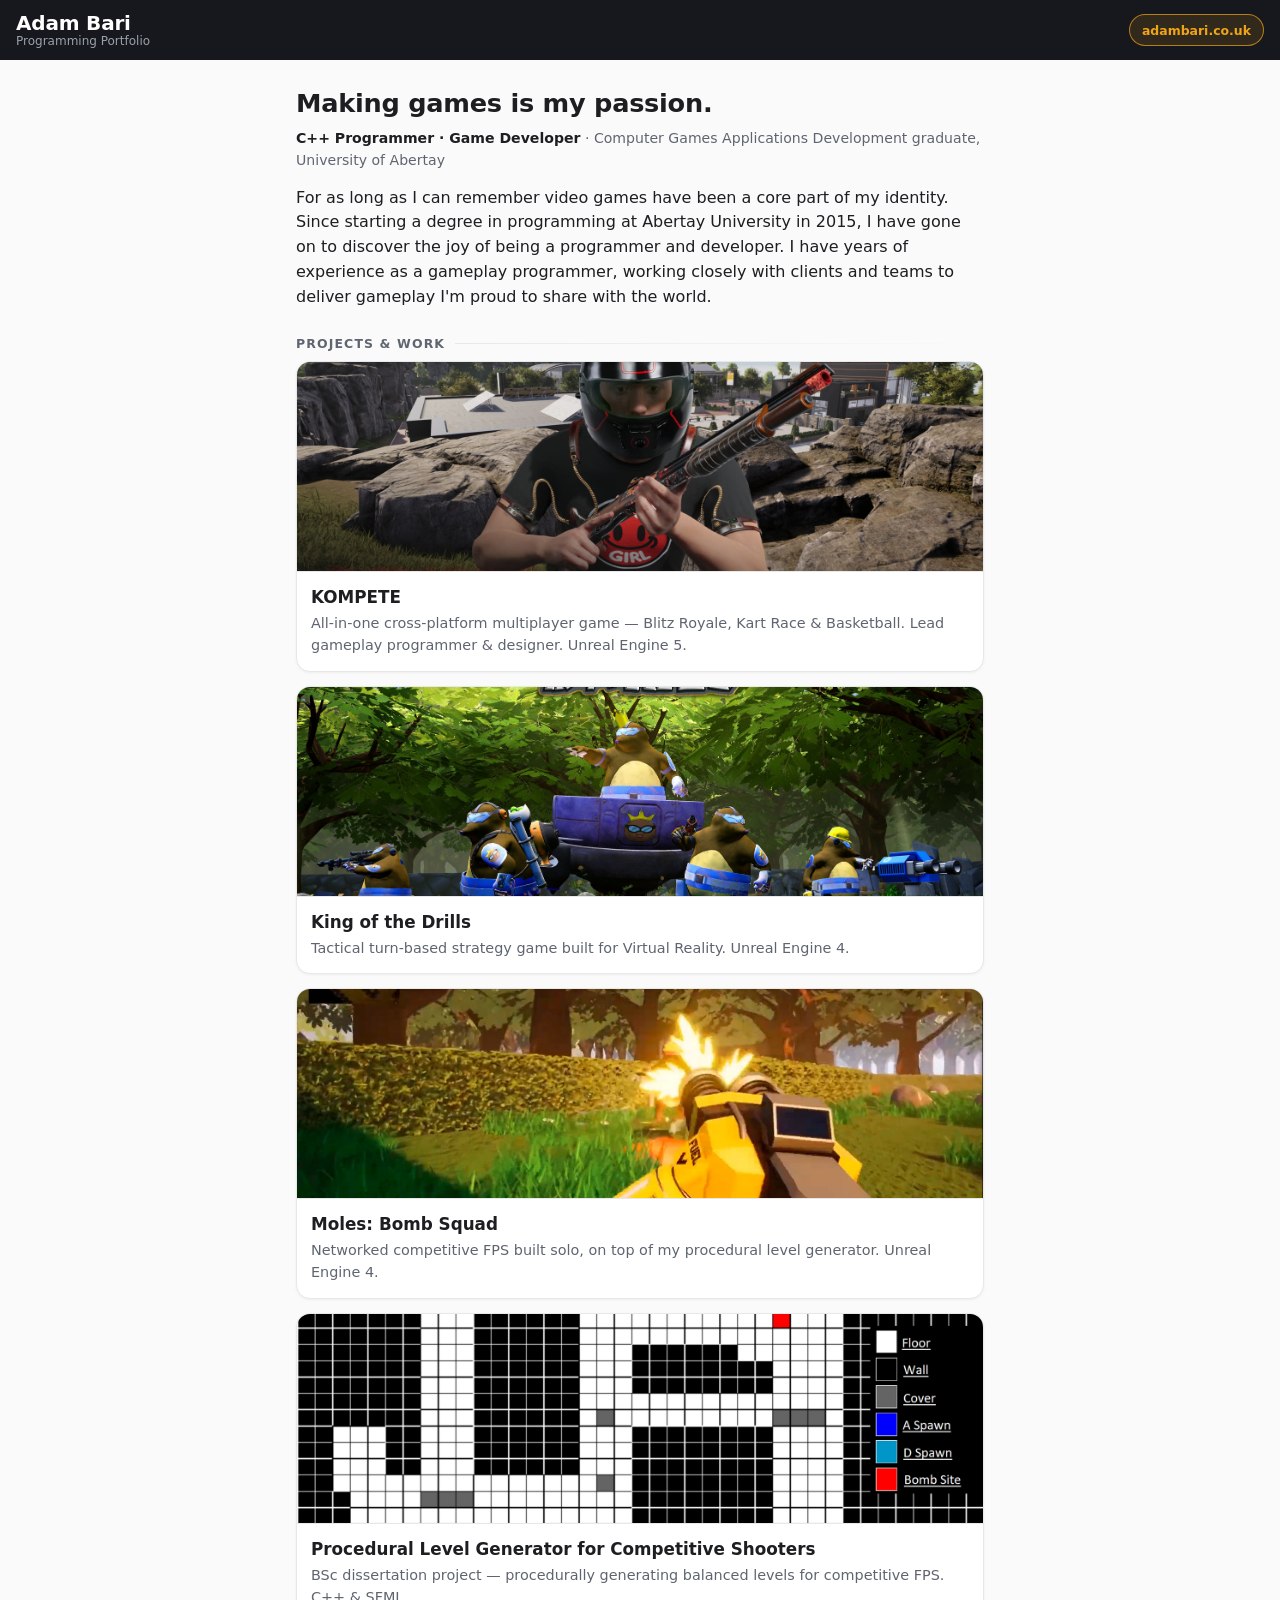
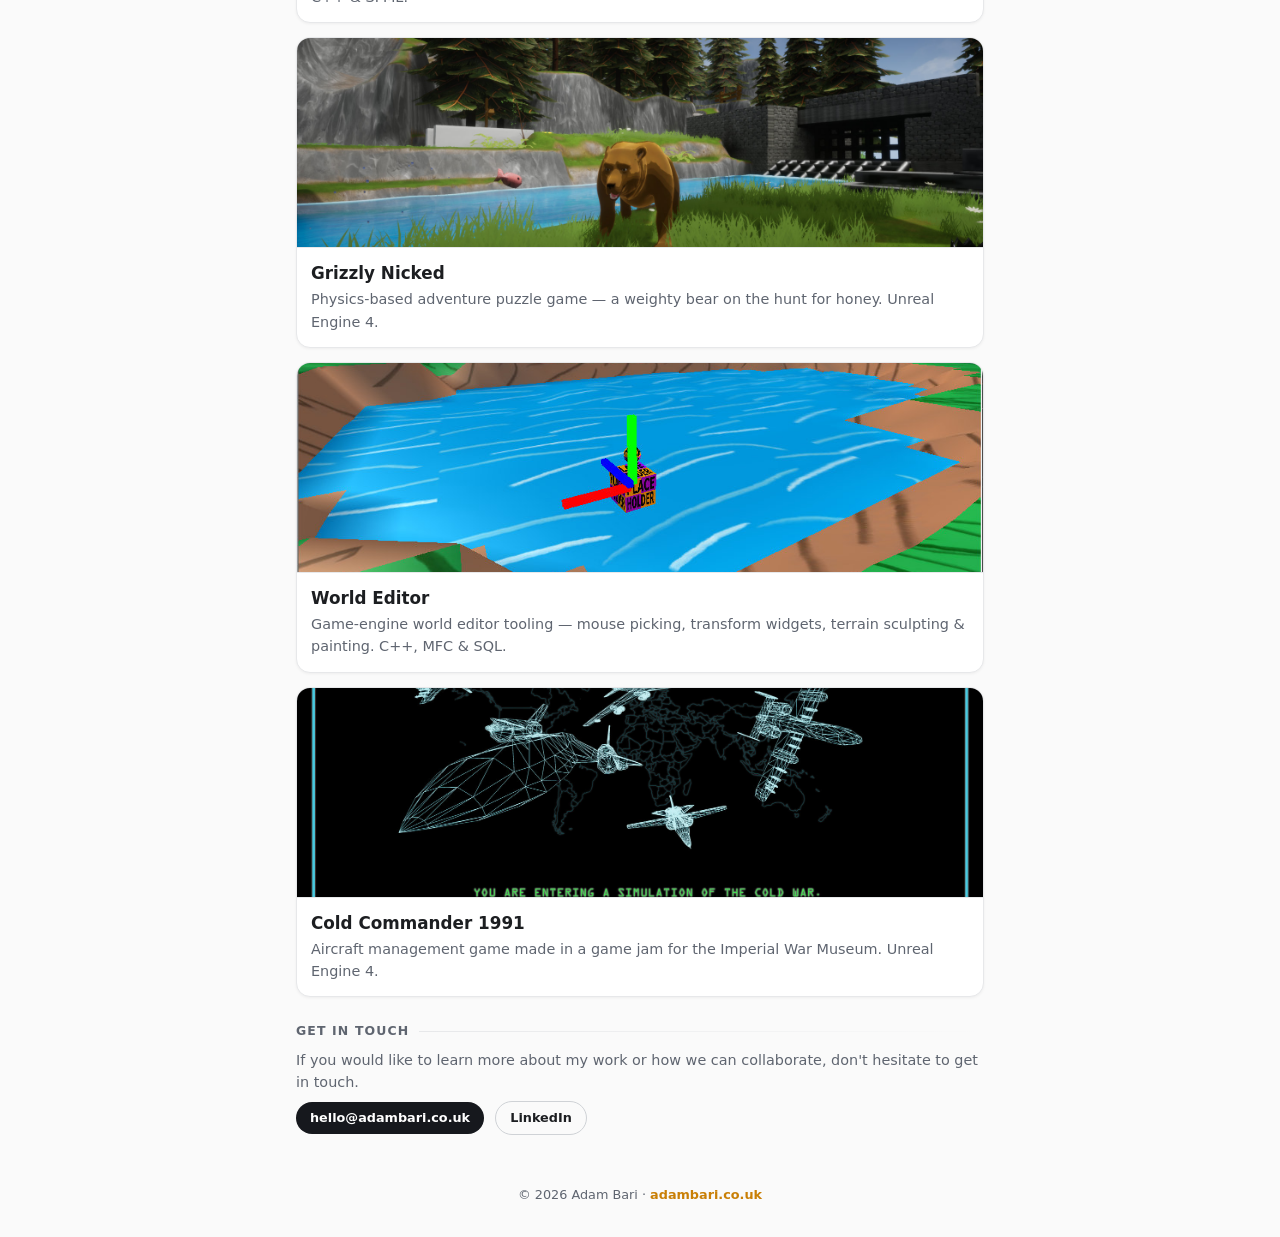
<file: portfolio/index.html>
<!DOCTYPE html>
<html lang="en">
<head>
<meta charset="utf-8">
<meta name="viewport" content="width=device-width, initial-scale=1, viewport-fit=cover">
<title>Portfolio — Adam Bari</title>
<meta name="description" content="Adam Bari — C++ programmer and game developer. KOMPETE, VR strategy, networked FPS, procedural level generation and more.">
<meta name="theme-color" content="#16181d">
<meta property="og:title" content="Portfolio — Adam Bari">
<meta property="og:description" content="C++ programmer and game developer. KOMPETE, VR strategy, networked FPS, procedural level generation and more.">
<meta property="og:type" content="website">
<meta property="og:url" content="https://adambari.co.uk/portfolio/">
<meta name="twitter:card" content="summary">
<meta name="twitter:title" content="Portfolio — Adam Bari">
<meta name="twitter:description" content="C++ programmer and game developer. KOMPETE, VR strategy, networked FPS, procedural level generation and more.">
<link rel="canonical" href="https://adambari.co.uk/portfolio/">
<link rel="icon" href="data:image/svg+xml,<svg xmlns=%22http://www.w3.org/2000/svg%22 viewBox=%220 0 100 100%22><text y=%22.9em%22 font-size=%2290%22>💼</text></svg>">
<link rel="stylesheet" href="style.css">
</head>
<body>

<header class="topbar">
  <a href="/" class="brand">
    <span class="brand-name">Adam Bari</span>
    <span class="brand-sub">Programming Portfolio</span>
  </a>
  <a class="home-pill" href="https://adambari.co.uk">adambari.co.uk</a>
</header>

<main class="view">

  <h1 class="page-title">Making games is my passion.</h1>
  <p class="meta"><b>C++ Programmer · Game Developer</b> · Computer Games Applications Development graduate, University of Abertay</p>
  <p class="intro">For as long as I can remember video games have been a core part of my identity.
  Since starting a degree in programming at Abertay University in 2015, I have gone on to discover
  the joy of being a programmer and developer. I have years of experience as a gameplay programmer,
  working closely with clients and teams to deliver gameplay I'm proud to share with the world.</p>

  <h2 class="section-heading">Projects &amp; Work</h2>

  <a class="pcard" href="kompete.html">
    <img src="img/kompete-hero.jpg" alt="KOMPETE">
    <div class="pbody">
      <div class="ptitle">KOMPETE</div>
      <div class="pdesc">All-in-one cross-platform multiplayer game — Blitz Royale, Kart Race &amp; Basketball. Lead gameplay programmer &amp; designer. Unreal Engine 5.</div>
    </div>
  </a>

  <a class="pcard" href="king-of-the-drills.html">
    <img src="img/kotd-poster.jpg" alt="King of the Drills">
    <div class="pbody">
      <div class="ptitle">King of the Drills</div>
      <div class="pdesc">Tactical turn-based strategy game built for Virtual Reality. Unreal Engine 4.</div>
    </div>
  </a>

  <a class="pcard" href="moles-bomb-squad.html">
    <img src="img/mbs-shotgun.jpg" alt="Moles: Bomb Squad">
    <div class="pbody">
      <div class="ptitle">Moles: Bomb Squad</div>
      <div class="pdesc">Networked competitive FPS built solo, on top of my procedural level generator. Unreal Engine 4.</div>
    </div>
  </a>

  <a class="pcard" href="procedural-level-generator.html">
    <img src="img/plg-tilemap.png" alt="Procedural Level Generator for Competitive Shooters">
    <div class="pbody">
      <div class="ptitle">Procedural Level Generator for Competitive Shooters</div>
      <div class="pdesc">BSc dissertation project — procedurally generating balanced levels for competitive FPS. C++ &amp; SFML.</div>
    </div>
  </a>

  <a class="pcard" href="grizzly-nicked.html">
    <img src="img/gn-01.jpg" alt="Grizzly Nicked">
    <div class="pbody">
      <div class="ptitle">Grizzly Nicked</div>
      <div class="pdesc">Physics-based adventure puzzle game — a weighty bear on the hunt for honey. Unreal Engine 4.</div>
    </div>
  </a>

  <a class="pcard" href="world-editor.html">
    <img src="img/we-pic1.jpg" alt="World Editor">
    <div class="pbody">
      <div class="ptitle">World Editor</div>
      <div class="pdesc">Game-engine world editor tooling — mouse picking, transform widgets, terrain sculpting &amp; painting. C++, MFC &amp; SQL.</div>
    </div>
  </a>

  <a class="pcard" href="cold-commander-1991.html">
    <img src="img/cc-home.jpg" alt="Cold Commander 1991">
    <div class="pbody">
      <div class="ptitle">Cold Commander 1991</div>
      <div class="pdesc">Aircraft management game made in a game jam for the Imperial War Museum. Unreal Engine 4.</div>
    </div>
  </a>

  <h2 class="section-heading">Get In Touch</h2>
  <p class="muted">If you would like to learn more about my work or how we can collaborate, don't hesitate to get in touch.</p>
  <a class="pill pill-solid" href="mailto:hello@adambari.co.uk">hello@adambari.co.uk</a>
  <a class="pill pill-outline" href="https://www.linkedin.com/in/adam-bari-ba06631a6/">LinkedIn</a>

</main>

<footer>
  <p>© 2026 Adam Bari · <a href="https://adambari.co.uk">adambari.co.uk</a></p>
</footer>

</body>
</html>
</file>
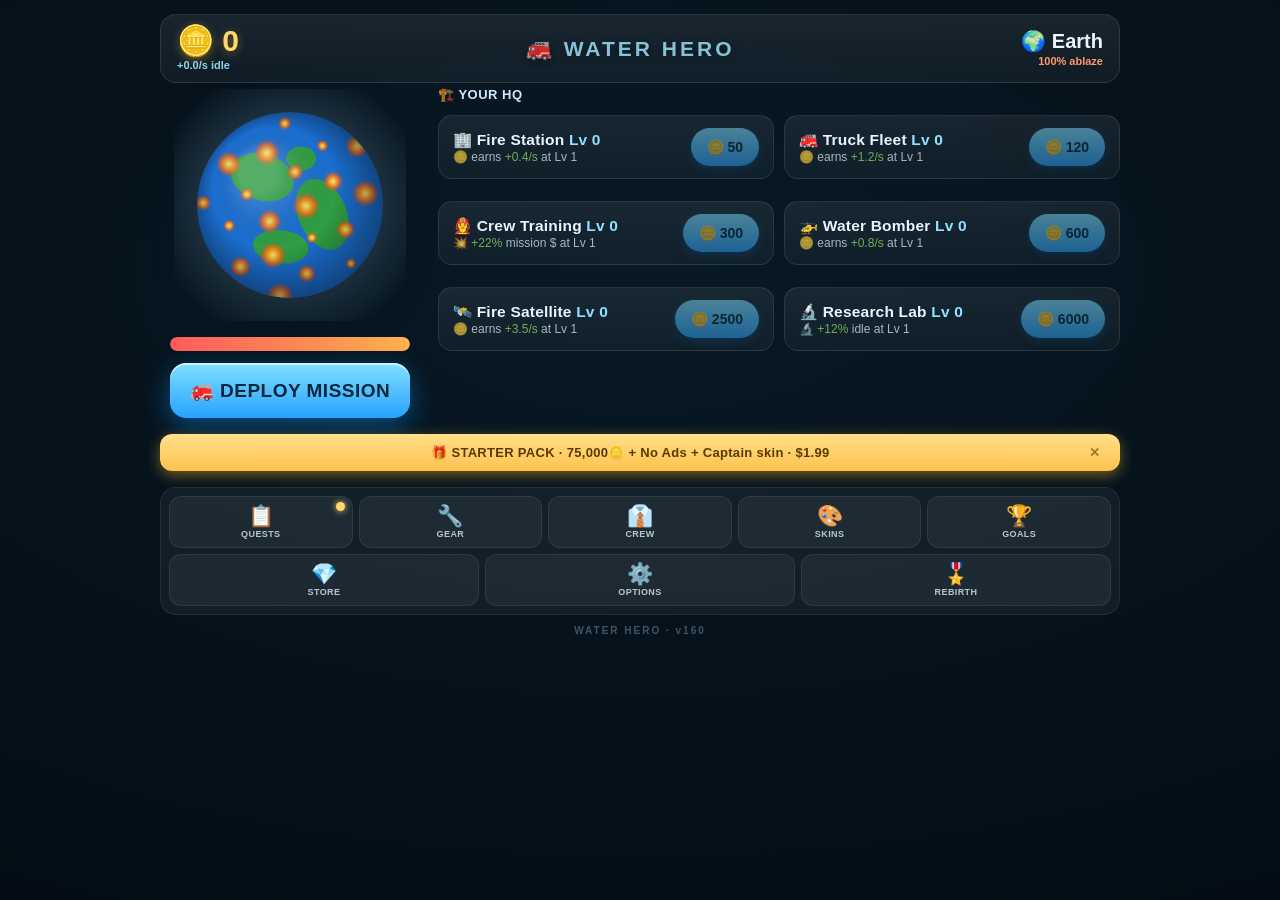
<file: WaterHero/index.html>
<!DOCTYPE html>
<html lang="en">
<head>
<meta charset="UTF-8">
<meta name="viewport" content="width=device-width, initial-scale=1, maximum-scale=1, user-scalable=no, viewport-fit=cover">
<meta name="apple-mobile-web-app-capable" content="yes">
<meta name="mobile-web-app-capable" content="yes">
<meta name="apple-mobile-web-app-status-bar-style" content="black-translucent">
<meta name="apple-mobile-web-app-title" content="Water Hero">
<meta name="theme-color" content="#0a2a43">
<link rel="manifest" href="manifest.json">
<link rel="apple-touch-icon" href="icon-180.png">
<title>Water Hero — Firefighter Tycoon</title>
<meta name="description" content="Water Hero — a juicy firefighter tycoon. Spray fires, ride the truck out, and upgrade your HQ to put out the whole solar system. Play in your browser.">
<meta property="og:type" content="website">
<meta property="og:title" content="Water Hero — Firefighter Tycoon">
<meta property="og:description" content="Spray fires, ride the truck out, and upgrade your HQ to save the whole solar system. Play in your browser 🚒🌍">
<meta property="og:url" content="https://adambari.co.uk/WaterHero/">
<meta property="og:image" content="https://popnoodler.github.io/WaterHero/og.png">
<meta property="og:image:width" content="1200">
<meta property="og:image:height" content="630">
<meta name="twitter:card" content="summary_large_image">
<meta name="twitter:title" content="Water Hero — Firefighter Tycoon">
<meta name="twitter:description" content="Spray fires, ride the truck out, upgrade your HQ to save the solar system 🚒🌍">
<meta name="twitter:image" content="https://popnoodler.github.io/WaterHero/og.png">
<!-- CrazyGames portal SDK (v3): active only when hosted on CrazyGames; reports 'disabled' and is harmless elsewhere -->
<script src="https://sdk.crazygames.com/crazygames-sdk-v3.js"></script>
<style>
  * { margin:0; padding:0; box-sizing:border-box; -webkit-tap-highlight-color:transparent; }
  html,body {
    width:100%; height:100%; overflow:hidden; background:#06151f;
    font-family:-apple-system,BlinkMacSystemFont,"Segoe UI",Roboto,sans-serif;
    -webkit-user-select:none; user-select:none; touch-action:none; overscroll-behavior:none;
  }
  #game { display:block; width:100vw; height:100vh; touch-action:none; }
  .overlay {
    position:fixed; inset:0; display:flex; flex-direction:column;
    align-items:center; justify-content:center; text-align:center;
    color:#eaf6ff; padding:24px; overflow-y:auto;
    background:radial-gradient(120% 90% at 50% 30%, rgba(9,26,38,.88), rgba(3,11,18,.97));   /* strong scrim so the animated canvas behind only whispers through — keeps the vibe, keeps text readable */
  }
  .hidden { display:none !important; }
  .title {
    font-size:clamp(34px,11vw,72px); font-weight:900; letter-spacing:1px; line-height:1; margin-bottom:6px;
    background:linear-gradient(180deg,#9fe6ff,#2aa3ff 60%,#1b6fd1);
    -webkit-background-clip:text; background-clip:text; -webkit-text-fill-color:transparent;
    text-shadow:0 4px 18px rgba(0,140,255,.35);
  }
  .sub { font-size:clamp(13px,3.6vw,18px); opacity:.85; margin-bottom:20px; max-width:520px; }
  .btn {
    font-size:clamp(18px,5vw,24px); font-weight:800; color:#06283d;
    background:linear-gradient(180deg,#7fe0ff,#28a2ff); border:none; border-radius:999px;
    padding:15px 40px; cursor:pointer; margin:6px;
    box-shadow:0 8px 26px rgba(0,150,255,.45), inset 0 2px 0 rgba(255,255,255,.6);
    transition:transform .08s ease;
  }
  .btn:active { transform:scale(.95); }
  .btn.ghost { background:linear-gradient(180deg,#27506e,#173a55); color:#cfeaff; box-shadow:0 6px 18px rgba(0,0,0,.4); }
  .coinpill { font-size:clamp(16px,4.6vw,22px); font-weight:900; color:#ffd76b; margin:4px 0 14px; }
  /* dopamine main menu */
  #startScreen { background:linear-gradient(180deg, rgba(6,21,31,0.85) 0%, rgba(6,21,31,0.92) 46%, rgba(6,21,31,0.98) 100%); }   /* dopamine scene = very faint ambient glow behind the menu */
  .menuStats { display:flex; gap:28px; margin-bottom:8px; }
  .mstat { text-align:center; }
  .mlabel { font-size:11px; font-weight:800; letter-spacing:1px; opacity:.8; }
  .mval { font-size:clamp(22px,7.5vw,36px); font-weight:900; line-height:1.05; }
  .mval.gold { color:#ffd76b; text-shadow:0 2px 12px rgba(255,180,40,.55); }
  .playbig { font-size:clamp(22px,6.5vw,30px); padding:18px 54px; animation:ultpulse 1.5s infinite; }
  .how { margin-top:18px; font-size:clamp(12px,3.4vw,15px); line-height:1.7; opacity:.82; max-width:460px; }
  .how b { color:#8fe1ff; }
  .stat { font-size:clamp(15px,4.2vw,20px); opacity:.9; margin:3px 0; }
  .big { font-size:clamp(40px,13vw,80px); font-weight:900; color:#ffd76b; line-height:1; margin:6px 0 2px; }
  .gameover-title { color:#ff7a6b; }
  .small { font-size:12px; opacity:.6; margin-top:14px; }
  .homeLink { margin-top:16px; font-size:13px; font-weight:700; color:#8fe1ff; opacity:.8; text-decoration:none; }
  .homeLink:hover { text-decoration:underline; opacity:1; }

  /* HUD */
  #hud { position:fixed; top:0; left:0; right:0; padding:14px 16px; padding-top:max(14px, env(safe-area-inset-top));
    display:flex; justify-content:space-between; align-items:flex-start; color:#eaf6ff; pointer-events:none; font-weight:800; z-index:5;
    text-shadow:0 2px 6px rgba(0,0,0,.6); }
  .hud-left { font-size:clamp(16px,5vw,26px); }
  .hud-coins { font-size:clamp(13px,3.8vw,18px); color:#ffd76b; }
  .hud-right { text-align:right; font-size:clamp(12px,3.4vw,16px); margin-top:42px; }
  .iconbtn { position:fixed; z-index:7; pointer-events:auto; width:38px; height:38px; border-radius:12px; border:none;
    background:rgba(16,46,68,.72); color:#dff3ff; font-size:18px; cursor:pointer; box-shadow:0 3px 10px rgba(0,0,0,.35); }
  .iconbtn:active { transform:scale(.9); }
  #muteBtn { top:max(12px,env(safe-area-inset-top)); right:58px; }
  #pauseBtn { top:max(12px,env(safe-area-inset-top)); right:12px; }
  #pauseScreen { z-index:30; }
  .combo { color:#ffd76b; font-size:clamp(13px,3.8vw,20px); height:1.3em; font-weight:900; }
  #bombBtn { position:fixed; top:max(10px,env(safe-area-inset-top)); left:50%; transform:translateX(-50%);
    z-index:6; pointer-events:auto; border:none; cursor:pointer; font-weight:900; font-size:15px; color:#06283d;
    background:linear-gradient(180deg,#7fe0ff,#28a2ff); border-radius:999px; padding:9px 16px;
    box-shadow:0 5px 16px rgba(0,150,255,.5), inset 0 2px 0 rgba(255,255,255,.6); }
  #bombBtn:active { transform:translateX(-50%) scale(.92); }
  #ultBtn { position:fixed; top:max(50px,calc(env(safe-area-inset-top) + 50px)); left:50%; transform:translateX(-50%);
    z-index:6; pointer-events:auto; border:none; cursor:pointer; font-weight:900; font-size:14px; color:#06283d;
    border-radius:999px; padding:9px 18px; min-width:120px; }
  #ultBtn.ready { background:linear-gradient(180deg,#ffe08a,#ff9d3d); animation:ultpulse 1s infinite; }
  #ultBtn.charging { background:rgba(16,46,68,.78); color:#9fc6e0; }
  #ultBtn:active.ready { transform:translateX(-50%) scale(.92); }
  @keyframes ultpulse { 0%,100%{ box-shadow:0 0 8px 2px rgba(255,180,40,.5);} 50%{ box-shadow:0 0 20px 7px rgba(255,180,40,.85);} }
  #fanWrap { pointer-events:auto; }
  .fanRow { display:flex; align-items:center; gap:6px; }
  #fanSlider { flex:1; min-width:0; accent-color:#7fe0ff; cursor:pointer; height:14px; }
  #fanPct { min-width:30px; text-align:right; color:#9fe6ff; font-weight:800; font-size:11px; }
  #fanLbl .whint { opacity:.6; font-weight:600; font-size:10px; }
  #extractBtn { position:fixed; top:max(92px,calc(env(safe-area-inset-top) + 92px)); left:50%; transform:translateX(-50%);
    z-index:6; pointer-events:auto; border:none; cursor:pointer; font-weight:900; font-size:15px; color:#06283d;
    background:linear-gradient(180deg,#9be86b,#46c24d); border-radius:999px; padding:10px 20px; animation:ultpulse 1s infinite; }
  #extractBtn:active { transform:translateX(-50%) scale(.92); }
  #dailyBtn.ready { background:linear-gradient(180deg,#ffe08a,#ffc24d); color:#06283d; animation:ultpulse 1.2s infinite; }
  #starterBanner { width:min(97vw,960px); max-width:min(97vw,960px); margin:12px 0 2px; padding:11px 16px; border-radius:12px; cursor:pointer; text-align:center;
    background:linear-gradient(180deg,#ffe08a,#ffc24d); color:#5a3a00; font-weight:800; font-size:13px; letter-spacing:.3px; box-shadow:0 4px 14px rgba(255,180,40,.45); }
  #starterX { float:right; opacity:.6; font-weight:900; padding:0 4px; }
  .bars { position:fixed; left:16px; bottom:max(16px,env(safe-area-inset-bottom)); z-index:5; pointer-events:none; width:min(46vw,230px); }
  .barwrap { margin-top:8px; }
  .barlabel { font-size:11px; font-weight:800; color:#dff3ff; opacity:.85; margin-bottom:3px; text-shadow:0 1px 3px rgba(0,0,0,.6); }
  .bar { height:12px; border-radius:8px; background:rgba(255,255,255,.16); overflow:hidden; box-shadow:inset 0 1px 2px rgba(0,0,0,.4); }
  .barfill { height:100%; width:100%; border-radius:8px; transition:width .12s linear; }
  #waterFill { background:linear-gradient(90deg,#2aa3ff,#7fe0ff); }
  @keyframes lowwater { 0%,100%{ filter:brightness(1); opacity:1; } 50%{ filter:brightness(1.7); opacity:.6; } }
  #waterFill.low { background:linear-gradient(90deg,#ff8a3d,#ffd24d); animation:lowwater .55s infinite; }   /* running dry — release to refill */
  #healthFill { background:linear-gradient(90deg,#ff5b5b,#ffb24d); }
  #townFill { background:linear-gradient(90deg,#ff8a3d,#ffd98a); }

  /* Unified panel cards + action buttons (restrained, premium, brand-consistent) */
  .shopList { width:100%; max-width:min(94vw,640px); margin:6px 0 4px; max-height:58vh; overflow-y:auto; -webkit-overflow-scrolling:touch;
    display:grid; grid-template-columns:repeat(auto-fill, minmax(280px,1fr)); gap:8px 10px; align-content:start; }   /* 2 columns on desktop, 1 on phones */
  .shopItem, .storeItem { display:flex; align-items:center; gap:11px; text-align:left;
    background:linear-gradient(180deg,rgba(255,255,255,.07),rgba(255,255,255,.035));
    border:1px solid rgba(255,255,255,.09); border-radius:14px; padding:12px 14px; margin:7px 0; }
  .si-info { flex:1; min-width:0; }
  .si-name { font-weight:800; font-size:15.5px; letter-spacing:.2px; }
  .si-desc { font-size:12px; opacity:.7; margin-top:1px; }
  .si-lvl { color:#8fe1ff; font-weight:800; }
  .si-pips { color:#ffd76b; font-size:11px; letter-spacing:2px; margin-top:3px; }
  .buyBtn, .priceBtn { border:none; border-radius:999px; font-weight:800; font-size:14px; padding:11px 16px; cursor:pointer;
    color:#06283d; white-space:nowrap; background:linear-gradient(180deg,#7fe0ff,#2aa3ff); box-shadow:0 3px 10px rgba(0,140,255,.30); transition:transform .07s ease; }
  .buyBtn:active, .priceBtn:active { transform:scale(.95); }
  .buyBtn.cant, .priceBtn.cant { filter:grayscale(.6); opacity:.45; box-shadow:none; }
  .buyBtn.maxed, .priceBtn.owned { background:rgba(255,255,255,.10); color:#bfe3ff; box-shadow:none; }

  /* Level-up cards */
  #levelup { background:radial-gradient(120% 90% at 50% 40%, rgba(20,90,140,.72), rgba(4,14,22,.96)); z-index:20; }
  .lvlTitle { font-size:clamp(30px,9vw,56px); font-weight:900; color:#ffd76b; text-shadow:0 4px 18px rgba(255,180,40,.4); line-height:1; }
  .cards { display:flex; flex-direction:column; gap:12px; width:100%; max-width:420px; margin-top:16px; }
  .card { display:flex; align-items:center; gap:14px; text-align:left; cursor:pointer;
    background:linear-gradient(180deg,rgba(60,140,200,.30),rgba(20,60,90,.30));
    border:2px solid rgba(140,225,255,.4); border-radius:18px; padding:14px 16px; color:#eaf6ff;
    box-shadow:0 6px 20px rgba(0,0,0,.35); transition:transform .07s ease; }
  .card:active { transform:scale(.96); border-color:#9fe6ff; }
  .c-icon { font-size:38px; line-height:1; width:42px; text-align:center; }
  .c-name { font-weight:900; font-size:19px; }
  .c-desc { font-size:13px; opacity:.82; }
  .c-have { font-size:11px; color:#8fe1ff; font-weight:800; }

  /* Ads + Store */
  #adOverlay { z-index:40; background:rgba(2,8,14,.96); }
  #idleScreen { z-index:35; }
  .idleCard { background:linear-gradient(180deg,rgba(10,26,40,.94),rgba(7,18,30,.97)); border:1px solid rgba(255,255,255,.14);
    border-radius:22px; padding:26px 24px 22px; width:min(90vw,420px); display:flex; flex-direction:column; align-items:center;
    box-shadow:0 22px 60px rgba(0,0,0,.55); backdrop-filter:blur(3px); }
  #introScreen { z-index:36; }
  #planetScreen { z-index:37; background:radial-gradient(120% 90% at 50% 35%, rgba(40,100,150,.6), rgba(4,14,22,.96)); }
  #settingsScreen { z-index:38; }
  /* first-time guided tour (spotlight coach-marks) */
  #tutorial { position:fixed; inset:0; z-index:60; pointer-events:none; }   /* lets the spotlit element stay tappable; only the card captures input */
  #tutSpot { position:fixed; left:50%; top:50%; width:0; height:0; border-radius:16px; border:2px solid #7fe0ff;
    box-shadow:0 0 0 9999px rgba(3,10,18,.84), 0 0 22px rgba(127,224,255,.55); pointer-events:none;
    transition:left .3s cubic-bezier(.4,0,.2,1), top .3s cubic-bezier(.4,0,.2,1), width .3s cubic-bezier(.4,0,.2,1), height .3s cubic-bezier(.4,0,.2,1); }
  #tutSpot.center { box-shadow:0 0 0 9999px rgba(3,10,18,.9); border-color:transparent; }
  #tutCard { position:fixed; left:50%; transform:translateX(-50%); width:min(92vw,410px); box-sizing:border-box; pointer-events:auto;
    background:linear-gradient(180deg,#0e3049,#0a2035); border:1px solid rgba(127,224,255,.35); border-radius:16px;
    padding:15px 18px 16px; box-shadow:0 18px 50px rgba(0,0,0,.6); color:#eaf6ff; text-align:left; }
  #tutHud { position:fixed; left:50%; bottom:calc(env(safe-area-inset-bottom) + 92px); transform:translateX(-50%); z-index:24;
    background:linear-gradient(180deg,rgba(14,48,71,.96),rgba(10,32,53,.96)); color:#eaf6ff; font-weight:800; font-size:15px;
    padding:11px 20px; border-radius:999px; border:1px solid rgba(127,224,255,.4); box-shadow:0 6px 22px rgba(0,0,0,.5);
    pointer-events:none; white-space:nowrap; max-width:92vw; text-align:center; animation:tuthudpulse 1.5s ease-in-out infinite; }
  @keyframes tuthudpulse { 0%,100%{ transform:translateX(-50%) scale(1); } 50%{ transform:translateX(-50%) scale(1.05); } }
  #tutCard.mid { top:50% !important; bottom:auto !important; transform:translate(-50%,-50%); }
  #tutStep { font-size:11px; letter-spacing:1.5px; color:#7fbfe0; font-weight:800; margin-bottom:4px; }
  #tutTitle { font-size:19px; font-weight:900; color:#9fe6ff; margin-bottom:6px; line-height:1.15; }
  #tutBody { font-size:14px; line-height:1.55; color:#dff0ff; }
  #tutBody b { color:#fff; }
  #tutBtns { display:flex; justify-content:space-between; align-items:center; margin-top:14px; gap:10px; }
  #tutSkip { background:none; border:none; color:#8fb2c8; font-size:13px; cursor:pointer; padding:6px; }
  #tutNext { background:linear-gradient(180deg,#7fe0ff,#28a2ff); color:#06283d; border:none; border-radius:999px;
    padding:10px 22px; font-weight:800; font-size:15px; cursor:pointer; box-shadow:0 6px 18px rgba(0,150,255,.4); }
  #tutNext:active { transform:scale(.95); }
  #tutDots { display:flex; gap:5px; }
  #tutDots i { width:6px; height:6px; border-radius:50%; background:rgba(255,255,255,.25); }
  #tutDots i.on { background:#7fe0ff; }
  /* clean bottom icon-nav for the hub (declutters secondary actions) */
  .hubnav { display:flex; flex-wrap:wrap; justify-content:center; gap:6px; width:min(96vw,880px); margin-top:14px; padding:8px; background:rgba(255,255,255,.05); border:1px solid rgba(255,255,255,.07); border-radius:16px; }
  .navbtn { flex:1 1 18%; min-width:54px; background:rgba(255,255,255,.05); border:1px solid rgba(255,255,255,.08); border-radius:12px; padding:8px 2px; cursor:pointer; color:#dff3ff; display:flex; flex-direction:column; align-items:center; gap:3px; position:relative; }
  .navbtn:active { transform:scale(.93); }
  .navbtn .ic { font-size:21px; line-height:1; }
  .navbtn .lb { font-size:9px; font-weight:800; letter-spacing:.4px; opacity:.78; }
  .navbtn.alert::after { content:''; position:absolute; top:5px; right:7px; width:9px; height:9px; border-radius:50%; background:#ffd76b; box-shadow:0 0 6px #ffd76b; }
  /* premium hub header / currency bar */
  /* hub is taller than the viewport — align to top & scroll so the balance/planet aren't pushed off-screen by centering */
  #hubScreen { justify-content:flex-start; padding-top:max(14px, calc(env(safe-area-inset-top) + 12px)); padding-bottom:24px; }
  /* two-column hub: planet+deploy on the left, HQ grid on the right — uses screen width, no tall scroll box */
  #hubScreen .hubHeader, #hubScreen .hubnav { width:min(97vw,960px); max-width:min(97vw,960px); }
  .hubBody { display:flex; gap:18px; width:min(97vw,960px); align-items:flex-start; justify-content:center; margin:4px 0; }
  .hubLeft { flex:0 0 auto; width:min(48vw,260px); display:flex; flex-direction:column; align-items:center; gap:10px; }
  #hubScreen #deployBtn { padding:16px 14px; font-size:clamp(16px,2.6vw,19px); margin:2px 0 0; width:100%; max-width:250px; white-space:nowrap; letter-spacing:.5px; border-radius:16px; }
  .hubRight { flex:1 1 auto; min-width:0; display:flex; flex-direction:column; }
  .hubSectionLabel { text-align:left; font-weight:800; font-size:13px; color:#cfe7ff; margin:0 0 6px; letter-spacing:.5px; }
  #verTag { margin-top:10px; font-size:10px; letter-spacing:2px; opacity:.32; color:#bcd9ef; font-weight:700; user-select:none; }
  #hubList { width:100%; max-width:100%; max-height:min(62vh,560px); margin:0; display:grid; grid-template-columns:repeat(auto-fill, minmax(248px,1fr)); gap:8px 10px; align-content:start; }
  @media (max-width:700px){ .hubBody { flex-direction:column; align-items:center; gap:10px; } .hubLeft { width:min(92vw,340px); } .hubRight { width:min(94vw,460px); } #hubList { max-height:44vh; } }
  .hubHeader { display:flex; justify-content:space-between; align-items:center; width:min(96vw,880px); padding:11px 16px;
    background:linear-gradient(180deg,rgba(255,255,255,.08),rgba(255,255,255,.04)); border:1px solid rgba(255,255,255,.10); border-radius:16px; }
  .hh-left { text-align:left; } .hh-right { text-align:right; }
  .hh-cash { font-size:clamp(20px,6.4vw,30px); font-weight:900; color:#ffd76b; line-height:1; text-shadow:0 2px 10px rgba(255,180,40,.4); }
  .hh-rate { font-size:11px; font-weight:700; color:#9fe6ff; opacity:.9; margin-top:3px; }
  .hh-planet { font-size:clamp(15px,4.6vw,20px); font-weight:900; color:#eaf6ff; line-height:1; }
  .hh-fire { font-size:11px; font-weight:700; color:#ff9a6b; margin-top:4px; }
  .hh-center { font-weight:900; letter-spacing:3px; font-size:clamp(15px,2.1vw,21px); color:#9fe6ff; opacity:.82; text-shadow:0 2px 8px rgba(0,0,0,.4); white-space:nowrap; }
  @media (max-width:640px){ .hh-center { display:none; } }
  #celebConfetti { position:absolute; inset:0; pointer-events:none; overflow:hidden; }
  #celebConfetti span { position:absolute; top:-32px; font-size:22px; animation:confettiFall linear forwards; }
  @keyframes confettiFall { to { transform:translateY(115vh) rotate(540deg); opacity:.2; } }
  #adBox { width:min(86vw,360px); background:#0e2233; border:1px solid rgba(140,225,255,.25); border-radius:18px; padding:22px; text-align:center; }
  .adlabel { font-size:11px; font-weight:800; letter-spacing:1px; color:#7fa8c4; margin-bottom:8px; }
  .adlabel span{ opacity:.7; font-weight:600; }
  #adFake { height:148px; border-radius:12px; margin:8px 0 14px; display:flex; align-items:center; justify-content:center;
    background:linear-gradient(135deg,#1b3a52,#2a6f8a); color:#dff3ff; font-size:15px; font-weight:800; }
  #adCount { font-size:13px; color:#bfe3ff; margin-bottom:12px; min-height:1.2em; }
  .disclaimer{ font-size:11px; opacity:.6; margin-top:10px; max-width:430px; }
  /* restrained, consistent header for browse-panels (not the big moment screens) */
  .panelHead { font-size:clamp(18px,5.4vw,25px); font-weight:800; letter-spacing:4px; color:#dff3ff; text-transform:uppercase;
    margin:0 0 12px; padding-bottom:9px; border-bottom:1px solid rgba(255,255,255,.13); width:min(94vw,640px); text-align:center; }
  /* mission-summary results card */
  .resultCard { width:min(88vw,400px); background:linear-gradient(180deg,rgba(255,255,255,.07),rgba(255,255,255,.035));
    border:1px solid rgba(255,255,255,.10); border-radius:16px; padding:6px 18px; margin:8px 0 10px; }
  .rcRow { display:flex; justify-content:space-between; align-items:center; padding:9px 0; border-bottom:1px solid rgba(255,255,255,.07); }
  .rcRow:last-child { border-bottom:none; }
  .rcRow span { font-size:13px; opacity:.82; font-weight:700; }
  .rcRow b { font-size:18px; font-weight:900; }
  .rcRow.rcBig b { font-size:27px; color:#ffd76b; }
</style>
<link rel="canonical" href="https://adambari.co.uk/WaterHero/">
<script type="application/ld+json">
{
  "@context": "https://schema.org",
  "@type": "VideoGame",
  "name": "Water Hero",
  "url": "https://adambari.co.uk/WaterHero/",
  "description": "A fast, juicy firefighter tycoon browser game. Spray the fires, dodge the flames, ride the truck out, then upgrade your HQ until you are putting out the whole solar system. Play free in your browser, works offline.",
  "genre": ["Arcade", "Tycoon", "Casual"],
  "gamePlatform": "Web browser",
  "applicationCategory": "Game",
  "operatingSystem": "Any (web browser)",
  "playMode": "SinglePlayer",
  "inLanguage": "en",
  "author": { "@type": "Person", "name": "Adam Bari", "url": "https://adambari.co.uk/" },
  "offers": { "@type": "Offer", "price": "0", "priceCurrency": "GBP" }
}
</script>
</head>
<body>
<canvas id="game"></canvas>

<button id="bombBtn" class="hidden">🌫️ SMOKE ×0</button>
<button id="ultBtn" class="hidden">🌊 0%</button>
<button id="extractBtn" class="hidden">🚒 EXTRACT</button>
<button id="muteBtn" class="iconbtn hidden">🔊</button>
<button id="pauseBtn" class="iconbtn hidden">⏸</button>
<div id="tutHud" class="hidden"></div>

<div id="hud" class="hidden">
  <div class="hud-left">⭐ <span id="score">0</span>
    <div class="hud-coins">🪙 <span id="coinsRun">0</span></div>
    <div class="combo" id="combo"></div>
  </div>
  <div class="hud-right">Lv <span id="level">1</span><br>Wave <span id="wave">1</span><br>Best <span id="best">0</span></div>
</div>

<div class="bars hidden" id="bars">
  <div class="barwrap"><div class="barlabel">💧 WATER</div><div class="bar"><div class="barfill" id="waterFill"></div></div></div>
  <div class="barwrap" id="fanWrap"><div class="barlabel"><span id="fanLbl">🌀 NOZZLE</span></div><div class="fanRow"><input type="range" id="fanSlider" min="15" max="100" value="100"><span id="fanPct">100%</span></div></div>
  <div class="barwrap"><div class="barlabel">❤️ HEALTH <span id="hpNum"></span></div><div class="bar"><div class="barfill" id="healthFill"></div></div></div>
  <div class="barwrap"><div class="barlabel">🏙️ TOWN</div><div class="bar"><div class="barfill" id="townFill"></div></div></div>
</div>

<div class="overlay" id="startScreen">
  <div class="menuStats">
    <div class="mstat"><div class="mlabel">🪙 COINS</div><div class="mval gold" id="menuCoins">0</div></div>
    <div class="mstat"><div class="mlabel">🏆 BEST</div><div class="mval" id="menuBest">0</div></div>
  </div>
  <div class="title">WATER<br>HERO</div>
  <div class="sub" id="menuPlanet">Firefighter vs the Fire-pocalypse 🔥</div>
  <button class="btn playbig" id="startBtn">▶ PLAY</button>
  <button class="btn ghost" id="shopBtn">🛒 UPGRADES</button>
  <div class="how"><span id="deskHelp"></span></div>
  <a class="homeLink hidden" href="/">← Back to adambari.co.uk</a>
</div>

<div class="overlay hidden" id="shopScreen">
  <div class="panelHead">UPGRADES</div>
  <div class="coinpill">🪙 <span id="shopCoins">0</span></div>
  <div class="sub" id="hosePower" style="font-size:13px;margin:2px 0 6px;color:#cfe7ff"></div>
  <div class="shopList" id="shopList"></div>
  <button class="btn" id="shopBack">BACK</button>
</div>

<div class="overlay hidden" id="gameOverScreen">
  <div class="title gameover-title" id="goTitle">TOO HOT!</div>
  <div class="resultCard">
    <div class="rcRow rcBig"><span>⭐ SCORE</span><b id="finalScore">0</b></div>
    <div class="rcRow"><span>🌊 Wave reached</span><b id="finalWave">1</b></div>
    <div class="rcRow"><span>🪙 Cash earned</span><b style="color:#ffd76b" id="finalCoins">0</b></div>
    <div class="rcRow"><span>🧯 Planet doused</span><b style="color:#7fe0ff"><span id="goDoused">0</span>%</b></div>
  </div>
  <div class="stat" id="newBest" style="color:#ffd76b; font-weight:900;"></div>
  <button class="btn" id="reviveBtn" style="margin-top:10px;background:linear-gradient(180deg,#9be86b,#46c24d)">🚑 REVIVE</button>
  <button class="btn" id="doubleBtn" style="background:linear-gradient(180deg,#ffe08a,#ffc24d)">📺 DOUBLE COINS</button>
  <button class="btn" id="hqBtn">🏢 RETURN TO HQ</button>
  <button class="btn ghost" id="redeployBtn">🚒 REDEPLOY</button>
  <div class="small">Best: <span id="bestGO">0</span> &nbsp;•&nbsp; Bank: 🪙 <span id="bankGO">0</span></div>
  <a class="homeLink hidden" href="/">← Back to adambari.co.uk</a>
</div>

<div class="overlay hidden" id="hubScreen">
  <div class="hubHeader">
    <div class="hh-left"><div class="hh-cash">🪙 <span id="hubCash">0</span></div><div class="hh-rate" id="hubRates">+0/s</div></div>
    <div class="hh-center">🚒 WATER HERO</div>
    <div class="hh-right"><div class="hh-planet" id="planetRow">Earth</div><div class="hh-fire" id="worldPct">100%</div></div>
  </div>
  <div class="hubBody">
    <div class="hubLeft">
      <canvas id="planetCanvas" style="margin:2px 0 6px;filter:drop-shadow(0 6px 16px rgba(0,0,0,.5))"></canvas>
      <div class="bar" style="width:100%;max-width:240px;height:14px"><div class="barfill" id="worldFill" style="background:linear-gradient(90deg,#ff5b5b,#ffb24d)"></div></div>
      <button class="btn playbig" id="deployBtn" style="width:100%;max-width:240px">🚒 DEPLOY MISSION</button>
    </div>
    <div class="hubRight">
      <div class="hubSectionLabel">🏗️ YOUR HQ</div>
      <div class="shopList" id="hubList"></div>
    </div>
  </div>
  <div id="starterBanner" class="hidden">🎁 STARTER PACK · 75,000🪙 + No Ads + Captain skin · $1.99 <span id="starterX">✕</span></div>
  <div class="hubnav">
    <button class="navbtn" id="navQuests"><span class="ic">📋</span><span class="lb">QUESTS</span></button>
    <button class="navbtn" id="navGear"><span class="ic">🔧</span><span class="lb">GEAR</span></button>
    <button class="navbtn" id="navMgr"><span class="ic">👔</span><span class="lb">CREW</span></button>
    <button class="navbtn" id="navSkins"><span class="ic">🎨</span><span class="lb">SKINS</span></button>
    <button class="navbtn" id="navGoals"><span class="ic">🏆</span><span class="lb">GOALS</span></button>
    <button class="navbtn" id="navStore"><span class="ic">💎</span><span class="lb">STORE</span></button>
    <button class="navbtn" id="navSet"><span class="ic">⚙️</span><span class="lb">OPTIONS</span></button>
    <button class="navbtn" id="navReb"><span class="ic">🎖️</span><span class="lb">REBIRTH</span></button>
  </div>
  <div id="verTag">WATER HERO</div>
</div>

<div class="overlay hidden" id="questScreen">
  <div class="panelHead">QUESTS</div>
  <button class="btn ghost" id="dailyBtn" style="margin-bottom:6px">🎁 DAILY REWARD</button>
  <div class="shopList" id="questList"></div>
  <button class="btn" id="hubFreeBtn" style="background:linear-gradient(180deg,#ffe08a,#ffc24d);color:#06283d">📺 FREE CASH</button>
  <button class="btn" id="questBack">BACK</button>
</div>

<div class="overlay hidden" id="mgrScreen">
  <div class="panelHead">MANAGERS</div>
  <div class="coinpill">🪙 <span id="mgrCoins">0</span></div>
  <div class="sub" style="margin:0 0 6px;font-size:13px">Hire a manager to auto-upgrade that building from your idle cash 👔</div>
  <div class="shopList" id="mgrList"></div>
  <button class="btn" id="mgrBack">BACK</button>
</div>

<div class="overlay hidden" id="achScreen">
  <div class="panelHead">GOALS</div>
  <div class="coinpill"><span id="achCount">0/0</span> unlocked</div>
  <div id="achStats" style="font-size:12px;line-height:1.9;color:#cfe7ff;max-width:min(94vw,640px);margin:0 0 8px;opacity:.92"></div>
  <div class="shopList" id="achList"></div>
  <button class="btn" id="achBack">BACK</button>
</div>

<div class="overlay hidden" id="skinScreen">
  <div class="panelHead">SKINS</div>
  <div class="coinpill">🪙 <span id="skinCoins">0</span></div>
  <div class="shopList" id="skinList"></div>
  <button class="btn" id="skinBack">BACK</button>
</div>

<div class="overlay hidden" id="storeScreen">
  <div class="panelHead">STORE</div>
  <div class="coinpill">🪙 <span id="storeCoins">0</span></div>
  <div class="shopList" id="storeList"></div>
  <div class="disclaimer">Purchases are <b>simulated</b> in this build. See MONETIZATION.md to connect real App Store / Google Play / web payments.</div>
  <button class="btn" id="storeBack">BACK</button>
</div>

<div class="overlay hidden" id="planetScreen">
  <div id="celebConfetti"></div>
  <div class="title" id="planetSavedTitle" style="font-size:clamp(26px,8vw,46px)">🎉 PLANET SAVED!</div>
  <canvas id="savedPlanetCanvas" style="margin:6px 0;filter:drop-shadow(0 6px 18px rgba(0,0,0,.55))"></canvas>
  <div class="stat" id="planetSavedName">A world is safe!</div>
  <div class="big" id="planetBonus">🪙 +0</div>
  <div class="stat" id="planetNextMsg">Next stop…</div>
  <button class="btn playbig" id="planetNextBtn">🚀 TRAVEL</button>
</div>

<div class="overlay hidden" id="introScreen">
  <div class="idleCard">
    <div class="title" style="font-size:clamp(24px,7vw,40px)">WELCOME, CHIEF!</div>
    <div class="how" style="margin-top:12px;font-size:14px;line-height:1.95;text-align:left;max-width:360px">
      🚒 <b>DEPLOY</b> to a firefighting mission<br>
      💦 <b>Spray</b> the fires &amp; dodge the flames<br>
      🚒 <b>EXTRACT</b> on the truck to bank your haul — or push your luck for more!<br>
      🏗️ <b>UPGRADE</b> your HQ to put out the whole planet 🌍<br>
      🪐 …then save the Moon, Mars &amp; beyond!
    </div>
    <button class="btn" id="introBtn" style="margin-top:18px">LET'S GO 🚒</button>
  </div>
</div>

<div class="overlay hidden" id="idleScreen">
  <div class="idleCard">
    <div class="title" style="font-size:clamp(24px,7.5vw,42px)">WELCOME BACK!</div>
    <div class="stat" id="idleTime">You were away…</div>
    <div class="big" id="idleCash">🪙 0</div>
    <div class="stat" style="opacity:.85">earned by your fleet while you were gone 🚒</div>
    <button class="btn" id="idleCollect" style="margin-top:16px">COLLECT</button>
    <button class="btn" id="idleCollect2" style="background:linear-gradient(180deg,#ffe08a,#ffc24d)">📺 COLLECT 2×</button>
  </div>
</div>

<div class="overlay hidden" id="adOverlay">
  <div id="adBox">
    <div class="adlabel">SIMULATED AD <span>(placeholder — real ad network goes here)</span></div>
    <div id="adFake">📺 Your ad here</div>
    <div id="adCount"></div>
    <button class="btn" id="adAction" disabled>…</button>
  </div>
</div>

<div class="overlay hidden" id="pauseScreen">
  <div class="title" style="font-size:clamp(30px,10vw,60px)">PAUSED</div>
  <button class="btn" id="resumeBtn">RESUME</button>
  <button class="btn ghost" id="pauseSetBtn">⚙️ SETTINGS</button>
  <button class="btn ghost" id="quitBtn">🏢 QUIT TO HQ</button>
</div>

<div class="overlay hidden" id="settingsScreen">
  <div class="panelHead">SETTINGS</div>
  <div class="shopList" id="settingsList">
    <div class="storeItem"><div class="si-info"><div class="si-name">🔊 Sound</div><div class="si-desc">music &amp; effects</div></div><button class="priceBtn" id="setSound">ON</button></div>
    <div class="storeItem"><div class="si-info"><div class="si-name">📳 Haptics</div><div class="si-desc">vibration on hits (Android)</div></div><button class="priceBtn" id="setHaptics">ON</button></div>
    <div class="storeItem"><div class="si-info"><div class="si-name">🔄 Reset Progress</div><div class="si-desc">wipe all saves — can't undo</div></div><button class="priceBtn" id="setReset" style="background:linear-gradient(180deg,#ff8a7a,#e0503e)">RESET</button></div>
  </div>
  <div class="storeItem"><div class="si-info"><div class="si-name">❓ How to Play</div><div class="si-desc">replay the new-player tutorial</div></div><button class="priceBtn" id="setTut">REPLAY</button></div>
  <div class="disclaimer">🚒 Water Hero — made with Claude Code · github.com/PopNoodler/WaterHero</div>
  <button class="btn" id="setBack">BACK</button>
</div>

<div id="tutorial" class="hidden">
  <div id="tutSpot"></div>
  <div id="tutCard">
    <div id="tutStep">STEP 1</div>
    <div id="tutTitle"></div>
    <div id="tutBody"></div>
    <div id="tutBtns">
      <div id="tutDots"></div>
      <div style="display:flex;align-items:center;gap:4px">
        <button id="tutSkip">Skip</button>
        <button id="tutNext">Next ▶</button>
      </div>
    </div>
  </div>
</div>

<div class="overlay hidden" id="prestigeScreen">
  <div class="panelHead">REBIRTH</div>
  <div class="coinpill" style="margin:0 0 2px">🎖️ <span id="medalCount">0</span> medals</div>
  <div class="sub" id="rebirthInfo" style="font-size:13px;max-width:420px;margin:2px 0 8px"></div>
  <button class="btn" id="rebirthBtn" style="background:linear-gradient(180deg,#ffe08a,#ffc24d);margin-bottom:4px">🎖️ REBIRTH</button>
  <div style="width:min(94vw,440px);text-align:left;font-weight:800;font-size:13px;color:#cfe7ff;margin:8px 0 0">PERMANENT BONUSES</div>
  <div class="shopList" id="prestigeList"></div>
  <button class="btn" id="rebBack">BACK</button>
</div>

<div class="overlay hidden" id="levelup">
  <div class="lvlTitle">LEVEL <span id="lvlNum">2</span>!</div>
  <div class="sub" style="margin:6px 0 0">Grab a power-up 💪</div>
  <div class="cards" id="cards"></div>
</div>

<script>
"use strict";
(function(){
// ── ONE-TIME SAVE WIPE: bump WIPE_TOKEN to force a fresh start for everyone on a deploy (runs once per token) ──
try{ var WIPE_TOKEN='2026-07-01-fresh'; if(localStorage.getItem('sh_wipe')!==WIPE_TOKEN){ for(var _i=localStorage.length-1;_i>=0;_i--){ var _k=localStorage.key(_i); if(_k && (_k.indexOf('sh_')===0 || _k.indexOf('splashhero')===0)) localStorage.removeItem(_k); } localStorage.setItem('sh_wipe',WIPE_TOKEN); } }catch(e){}
//=================================================================
//  WATER HERO  —  arcade survival. Water gun vs spreading fire.
//=================================================================
const canvas = document.getElementById('game');
const ctx = canvas.getContext('2d');
const el = id => document.getElementById(id);

let W=0, H=0, DPR=1;
function resize(){
  DPR = Math.min(window.devicePixelRatio||1, 2.5);
  W = window.innerWidth; H = window.innerHeight;
  canvas.width = Math.floor(W*DPR); canvas.height = Math.floor(H*DPR);
  canvas.style.width = W+'px'; canvas.style.height = H+'px';
  ctx.setTransform(DPR,0,0,DPR,0,0);
}
window.addEventListener('resize', resize); resize();

const hasTouch = ('ontouchstart' in window) || navigator.maxTouchPoints>0;
el('deskHelp').textContent = hasTouch ? 'Drag anywhere to move — you auto-fire at fires. Double-tap to dash.' : 'Desktop: WASD move · mouse aim · hold click to spray · Q smoke bomb · E tidal wave · Shift dash.';

//---------------- Persistent progress ---------------------------
let coins = parseInt(localStorage.getItem('splashhero_coins')||'0',10);
let best  = parseInt(localStorage.getItem('splashhero_best')||'0',10);
let ups   = {};
try { ups = JSON.parse(localStorage.getItem('splashhero_up')||'{}') || {}; } catch(e){ ups = {}; }
function saveProgress(){
  localStorage.setItem('splashhero_coins', String(Math.floor(coins)));
  localStorage.setItem('splashhero_up', JSON.stringify(ups));
  localStorage.setItem('sh_tycoon', JSON.stringify(tycoon));
  localStorage.setItem('sh_worldfire', String(worldFire));
  localStorage.setItem('sh_planet', String(planet));
  localStorage.setItem('sh_lastseen', String(lastSeen));
}
// INFINITE upgrades: small bonus per level, cost rises on a curve so you never become "maxed/OP"
const UPGRADES = [
  {key:'tank',  name:'💧 Bigger Tank',  desc:'+12% max water / lvl',       cost:l=>Math.floor(55*Math.pow(1.52,l))},
  {key:'pump',  name:'🔫 Pump Pressure',desc:'+4% spray damage / lvl',     cost:l=>Math.floor(55*Math.pow(1.52,l))},
  {key:'width', name:'💦 Multi-Jet',    desc:'+1 water jet / lvl',         cost:l=>Math.floor(55*Math.pow(1.52,l))},
  {key:'fan',   name:'🌀 Wide Nozzle',  desc:'widens spray · 360°→2×',     cost:l=>Math.floor(55*Math.pow(1.52,l))},
  {key:'boots', name:'👟 Speed Boots',  desc:'+1.8% move speed / lvl',     cost:l=>Math.floor(55*Math.pow(1.52,l))},
  {key:'range', name:'🎯 Spray Range',  desc:'water travels farther · wraps',cost:l=>Math.floor(55*Math.pow(1.52,l))},
  {key:'smokeR',name:'💨 Smoke Radius',  desc:'bigger smoke cloud / lvl',   cost:l=>Math.floor(55*Math.pow(1.52,l))},
  {key:'bombs', name:'🌫️ Reserve Smoke',desc:'start each run +1 smoke bomb',cost:l=>Math.floor(150*Math.pow(1.85,l))},
];
const lvl = k => ups[k]||0;

// ===== TYCOON META: hub, world-fire, idle income (idle SUPPLEMENTS; missions are the big earner) =====
let worldFire = parseFloat(localStorage.getItem('sh_worldfire')||'100');   // % of the planet still ablaze
let planet = parseInt(localStorage.getItem('sh_planet')||'0',10);
let tycoon = {}; try{ tycoon=JSON.parse(localStorage.getItem('sh_tycoon')||'{}')||{}; }catch(e){ tycoon={}; }
let lastSeen = parseInt(localStorage.getItem('sh_lastseen')||String(Date.now()),10);
const PLANETS=[{name:'Earth',emoji:'🌍'},{name:'The Moon',emoji:'🌕'},{name:'Mars',emoji:'🔴'},{name:'Jupiter',emoji:'🪐'},{name:'The Sun',emoji:'☀️'}];
const TYCOON=[
  {key:'station',name:'🏢 Fire Station',  desc:'idle cash over time',           base:50,   mult:1.7,  income:l=>l*0.4, fire:l=>0},
  {key:'truck',  name:'🚒 Truck Fleet',    desc:'more idle cash',               base:120,  mult:1.8,  income:l=>l*1.2, fire:l=>0},
  {key:'crew',   name:'👩‍🚒 Crew Training', desc:'+22% MISSION rewards / level',  base:300,  mult:2.0,  income:l=>0,     fire:l=>0},
  {key:'heli',   name:'🚁 Water Bomber',   desc:'slowly douses the world',      base:600,  mult:1.9,  income:l=>l*0.8, fire:l=>l*0.008},
  {key:'sat',    name:'🛰️ Fire Satellite', desc:'big idle cash + suppression',  base:2500, mult:2.15, income:l=>l*3.5,   fire:l=>l*0.02},
  {key:'lab',    name:'🔬 Research Lab',   desc:'+12% idle & +4% mission rewards/lvl', base:6000, mult:2.3, income:l=>0, fire:l=>0},
];
const tlvl=k=>tycoon[k]||0;
function tycoonCost(u){ return Math.floor(u.base*Math.pow(u.mult,tlvl(u.key))); }
function incomePerSec(){ let s=0; for(const u of TYCOON) s+=u.income(tlvl(u.key)); return s*(planet+1)*(1+tlvl('lab')*0.12)*cashMult(); }
function fireDousePerSec(){ let s=0; for(const u of TYCOON) s+=u.fire(tlvl(u.key)); return s; }      // idle suppression (slow)
function missionRewardMult(){ return 1 + tlvl('crew')*0.22 + tlvl('lab')*0.04; }
// mission payout scales with how invested you are, so playing stays worthwhile as you grow
function rewardMult(){ let t=0; for(const u of TYCOON) t+=tlvl(u.key); let g=0; for(const u of UPGRADES) g+=(u.key==='width'?lvl(u.key)*2.5:lvl(u.key));   // width has 2x the levels now (v138) → count it at half so payouts don't inflate
  return (1 + t*0.55 + g*0.28 + planet*2.5 + rebirthLvl*4) * (1 + plvl('sale')*0.12); }   // Fire Sale prestige perk

// ===== REBIRTH / PRESTIGE — the endless loop =====
let medals = parseInt(localStorage.getItem('sh_medals')||'0',10);
let rebirthLvl = parseInt(localStorage.getItem('sh_rebirth')||'0',10);
let prestige = {}; try{ prestige=JSON.parse(localStorage.getItem('sh_prestige')||'{}')||{}; }catch(e){ prestige={}; }
function savePrestige(){ localStorage.setItem('sh_medals',String(Math.floor(medals))); localStorage.setItem('sh_rebirth',String(rebirthLvl)); localStorage.setItem('sh_prestige',JSON.stringify(prestige)); }
const PRESTIGE=[
  {key:'pay',  name:'🎖️ Hazard Pay',    desc:'+20% all cash / level',     max:25, cost:l=>5+l*4},
  {key:'hp',   name:'🎖️ Tough Skin',    desc:'+25 max health / level',    max:12, cost:l=>8+l*6},
  {key:'hose', name:'🎖️ Power Hose',    desc:'+12% spray damage / level', max:15, cost:l=>6+l*5},
  {key:'pump', name:'🎖️ Pressure Core', desc:'+15% water regen / level',  max:10, cost:l=>6+l*5},
  {key:'medal',name:'🎖️ Decorated',     desc:'+15% medals earned / level',max:10, cost:l=>10+l*8},
  {key:'sale', name:'🎖️ Fire Sale',     desc:'+12% MISSION rewards / level',max:15, cost:l=>8+l*6},
];
const plvl=k=>prestige[k]||0;
function prestigeCost(u){ return u.cost(plvl(u.key)); }
function diffMult(){ return (1 + rebirthLvl*0.25) * (1 + planet*0.16); }         // each PLANET +16% harder, each rebirth +25%
// how strong the player is — drives DYNAMIC difficulty (more & tougher enemies as you power up)
function powerLevel(){ return lvl('tank')*0.4 + lvl('pump')*0.8 + lvl('width')*2 + lvl('boots')*0.4 + tlvl('crew')*0.8 + tlvl('lab')*0.5 + rebirthLvl*3 + planet*1.5; }
// DYNAMIC HP: derive the player's live DPS from their stats so enemy HP gives a consistent time-to-kill as they power up
const TARGET_TTK = 0.508;                   // 0.65x global enemy-health tune
const HP_TYPE = {normal:1, fast:0.85, runner:1, spitter:2.2, chaser:0.75, armored:4, golden:0.65};   // ×0.125s → small ~0.1s, armored ~0.5s
// liveDPS = MEASURED peak single-fire (focused) damage rate, so a fire you aim at dies in ~TARGET_TTK even when your spray also splashes other fires
let dpsPeak=0, dpsSprayT=0, liveDPS=0, dpsTimer=0;
function modelDPS(){   // fallback estimate only for the very first fire, before any spray is measured
  const jets = 1 + lvl('width') + mods.jets;
  const dmgMult = 1 + lvl('pump')*0.04 + mods.power*0.18;
  return Math.pow(jets,0.15) * (4 + (3.75+mods.dropR)*0.7) * dmgMult * 45;   // jets = coverage: focused DPS grows ~jets^0.15 (matches the live jn path), so the pre-measurement fallback doesn't over-scale opening enemy HP
}
function playerDPS(){ return Math.max(40, liveDPS>0 ? liveDPS : modelDPS()); }
function tickDPS(dt){
  if(hero.spraying) dpsSprayT += dt;
  dpsTimer += dt;
  if(dpsTimer >= 0.4){
    if(dpsPeak>0 && dpsSprayT>0.05){ const m=dpsPeak/dpsSprayT; liveDPS = liveDPS>0 ? liveDPS*0.5 + m*0.5 : m; }
    for(const f of fires) f.tookDmg=0;
    dpsPeak=0; dpsSprayT=0; dpsTimer=0;
  }
}
function fireHP(type, king){ const m = type==='boss' ? (king?22:14) : (HP_TYPE[type]||1);   // boss ~1.75s, king ~2.75s
  const sdps = 300*Math.pow(Math.max(1,playerDPS())/300, 0.4);   // WEAK DPS coupling — as you upgrade, enemy HP barely follows, so you feel much stronger & kill faster
  return sdps * TARGET_TTK * m * Math.pow(1.028, missionProgress*0.22 + (wave-1)*1.1); }   // rounds get harder over WAVES (power-independent), not by matching your DPS
function cashMult(){ return (1 + rebirthLvl*0.5) * (1 + plvl('pay')*0.20); }    // each rebirth = +50% richer × Hazard Pay
function baseHP(){ return 100 + plvl('hp')*25; }
function rebirthReward(){ return Math.floor(planet * 5 * (rebirthLvl+1) * (1 + plvl('medal')*0.15)); }
function canRebirth(){ return planet >= 2; }                                    // available after clearing Earth + Moon
// tycoon managers (auto-buyers): hire one per building → it auto-upgrades that building from idle cash
let managers={}; try{ managers=JSON.parse(localStorage.getItem('sh_managers')||'{}')||{}; }catch(e){ managers={}; }
let mgrAccum=0;
function saveManagers(){ localStorage.setItem('sh_managers',JSON.stringify(managers)); }
function managerCost(u){ return u.base*20; }
function autoBuy(maxBuys){
  let bought=0;
  for(let i=0;i<maxBuys;i++){ let did=false;
    for(const u of TYCOON){ if(managers[u.key]==='on'){ const c=tycoonCost(u); if(coins>=c){ coins-=c; tycoon[u.key]=(tycoon[u.key]||0)+1; bought++; did=true; } } }
    if(!did) break; }
  if(bought) saveProgress();
  return bought;
}
// monetization + mission-flow meta
let runCoinsAtDeath=0, doubledThisRun=false, reviveCount=0, idlePending=0, lastWasSuccess=false;
let missionProgress=0, missionQuota=20, truck=null, hubAccum=0;
let eventCd=0, eventT=0, goldenT=0, flareT=0;   // EMBER STORM + GOLDEN fire + SOLAR FLARE (Sun) timers
let gustT=0, gustDur=0, gustWind=0;             // MARS dust-storm: cooldown, active duration, current sideways wind
// ===== DAILY QUESTS (retention) =====
let quests=null; try{ quests=JSON.parse(localStorage.getItem('sh_quests')||'null'); }catch(e){ quests=null; }
const QUESTS=[
  {id:'fires',  text:'Extinguish {t} fires',      t:120, reward:300, track:'fires'},
  {id:'arson',  text:'Soak {t} arsonists',        t:3,   reward:300, track:'arson'},
  {id:'wave',   text:'Reach wave {t}',            t:6,   reward:250, track:'wave'},
  {id:'cash',   text:'Earn {t} cash in missions', t:600, reward:300, track:'cash'},
  {id:'ult',    text:'Unleash {t} Tidal Waves',   t:2,   reward:250, track:'ult'},
  {id:'extract',text:'Extract by truck {t}×',     t:2,   reward:300, track:'extract'},
  {id:'boss',   text:'Defeat {t} bosses',         t:1,   reward:400, track:'boss'},
  {id:'pickup', text:'Grab {t} power-ups',        t:12,  reward:250, track:'pickup'},
  {id:'storm',  text:'Survive {t} Ember Storms',  t:2,   reward:350, track:'storm'},
];
function saveQuests(){ localStorage.setItem('sh_quests', JSON.stringify(quests)); }
function pickDaily(seed0){ const pool=QUESTS.map((q,i)=>i), out=[]; let seed=seed0+1;
  for(let n=0;n<3 && pool.length;n++){ seed=(seed*9301+49297)%233280; out.push(pool.splice(seed%pool.length,1)[0]); } return out; }
function ensureQuests(){ const day=todayStr();
  if(!quests || quests.day!==day){ quests={ day, ids:pickDaily(Math.floor(Date.now()/86400000)), claimed:[0,0,0], prog:{} }; saveQuests(); } }
function qprog(track,n){ if(quests){ quests.prog[track]=(quests.prog[track]||0)+n; } }
function qwave(w){ if(quests && w>(quests.prog.wave||0)) quests.prog.wave=w; }
// ===== COSMETIC HERO SKINS (no pay-to-win) =====
const SKINS=[
  {id:'classic', name:'Classic',        body:'#ffd24d', helmet:'#e23b2e', accent:'#fff2c4', emblem:'🔥', cost:0},
  {id:'aqua',    name:'Aqua Squad',     body:'#5fd0ff', helmet:'#1b6fd1', accent:'#e2f6ff', emblem:'💧', cost:500},
  {id:'forest',  name:'Forest Ranger',  body:'#9be86b', helmet:'#2f8f3a', accent:'#ecffd6', emblem:'🌲', cost:1500},
  {id:'night',   name:'Night Ops',      body:'#6b7686', helmet:'#20242e', accent:'#9fd0ff', emblem:'🌙', masked:true, hat:'hood', flair:'stealth', cost:4000},
  {id:'magma',   name:'Magma',          body:'#ff7a3d', helmet:'#b52c22', accent:'#ffd08a', emblem:'🌋', flair:'embers', cost:8000},
  {id:'ninja',   name:'Sprinkler Ninja',body:'#39404a', helmet:'#12161c', accent:'#7fe0ff', emblem:'🥷', masked:true, hat:'hood', flair:'sparkle', cost:12000},
  {id:'astro',   name:'Cosmic Cadet',   body:'#eef4ff', helmet:'#8fa6cc', accent:'#8fe1ff', emblem:'🚀', hat:'bubble', flair:'sparkle', cost:20000},
  {id:'gold',    name:'Golden Legend',  body:'#ffd76b', helmet:'#caa12e', accent:'#fff4c0', emblem:'👑', flair:'aura', cost:0, premium:true},
  {id:'captain', name:'Captain',        body:'#ff5b6b', helmet:'#ffd76b', accent:'#ffe3a6', emblem:'⭐', flair:'aura', cost:0, exclusive:true},
];
let skinSel = localStorage.getItem('sh_skin')||'classic';
let skinsOwned={}; try{ skinsOwned=JSON.parse(localStorage.getItem('sh_skins')||'null')||{}; }catch(e){ skinsOwned={}; } skinsOwned.classic=1;
function curSkin(){ return SKINS.find(s=>s.id===skinSel)||SKINS[0]; }
function ownsSkin(id){ return id==='classic' || !!skinsOwned[id]; }
function saveSkins(){ localStorage.setItem('sh_skins',JSON.stringify(skinsOwned)); localStorage.setItem('sh_skin',skinSel); }

// ===== ACHIEVEMENTS (lifetime milestones) =====
let stats={}; try{ stats=JSON.parse(localStorage.getItem('sh_stats')||'{}')||{}; }catch(e){ stats={}; }
let achClaimed={}; try{ achClaimed=JSON.parse(localStorage.getItem('sh_ach')||'{}')||{}; }catch(e){ achClaimed={}; }
let achSeen={}; try{ achSeen=JSON.parse(localStorage.getItem('sh_achseen')||'{}')||{}; }catch(e){ achSeen={}; }
function saveStats(){ localStorage.setItem('sh_stats',JSON.stringify(stats)); }
function saveAch(){ localStorage.setItem('sh_ach',JSON.stringify(achClaimed)); }
function statAdd(k,n){ stats[k]=(stats[k]||0)+n; }
function statMax(k,v){ if(v>(stats[k]||0)) stats[k]=v; }
const ACHS=[
  {id:'f1',icon:'🔥',name:'Spark Stopper', stat:'fires',t:100,  reward:200},
  {id:'f2',icon:'🔥',name:'Blaze Buster',  stat:'fires',t:1000, reward:600},
  {id:'f3',icon:'🔥',name:'Inferno Tamer', stat:'fires',t:10000,reward:3000},
  {id:'b1',icon:'👑',name:'Boss Slayer',   stat:'boss', t:5,    reward:500},
  {id:'b2',icon:'👑',name:'Bonfire Bane',  stat:'boss', t:25,   reward:2000},
  {id:'a1',icon:'🧨',name:'Arson Auditor', stat:'arson',t:10,   reward:400},
  {id:'a2',icon:'🧨',name:'Pyro Police',   stat:'arson',t:50,   reward:1500},
  {id:'w1',icon:'🌊',name:'Wave Rider',    stat:'wave', t:10,   reward:400},
  {id:'w2',icon:'🌊',name:'Storm Chaser',  stat:'wave', t:20,   reward:1200},
  {id:'c1',icon:'🪙',name:'First Paycheck',stat:'cash', t:5000, reward:500},
  {id:'c2',icon:'🪙',name:'Fat Stacks',    stat:'cash', t:50000,reward:2500},
  {id:'p1',icon:'🌍',name:'World Saver',   stat:'planets',t:1,  reward:1000},
  {id:'p2',icon:'🪐',name:'Cosmic Hero',   stat:'planets',t:4,  reward:5000},
  {id:'g1',icon:'✨',name:'Treasure Hunter',stat:'golden',t:10,  reward:800},
  {id:'g2',icon:'✨',name:'Golden Touch',   stat:'golden',t:50,  reward:4000},
  {id:'f4',icon:'🔥',name:'Fire Legend',    stat:'fires', t:50000, reward:12000},
  {id:'b3',icon:'👑',name:'Boss Legend',    stat:'boss',  t:100, reward:8000},
  {id:'c3',icon:'💎',name:'Millionaire',    stat:'cash',  t:1000000, reward:20000},
];
function checkAch(){ let changed=false;
  for(const a of ACHS){ if((stats[a.stat]||0)>=a.t && !achSeen[a.id]){ achSeen[a.id]=1; changed=true;
    if(!achClaimed[a.id]) toast('🏆 ACHIEVEMENT!',a.name+' — claim it in 🏆 GOALS','#ffd76b'); } }
  if(changed) localStorage.setItem('sh_achseen',JSON.stringify(achSeen));
}

//---------------- Audio -----------------------------------------
let AC=null;
let muted = localStorage.getItem('splashhero_muted')==='1';
let cgMuted = false;   // CrazyGames player-UI mute — takes priority over the in-game toggle (SDK requirement)
let hapticsOn = localStorage.getItem('sh_haptics')!=='off';
function buzz(p){ if(hapticsOn && navigator.vibrate){ try{ navigator.vibrate(p); }catch(e){} } }   // haptics (no-op on iOS)
function audio(){ if(!AC){ try{ AC=new (window.AudioContext||window.webkitAudioContext)(); }catch(e){} } return AC; }
function tone(freq,dur,type,vol,slideTo){
  if(muted||cgMuted) return;
  const ac=audio(); if(!ac) return;
  const o=ac.createOscillator(), g=ac.createGain();
  o.type=type||'sine'; o.frequency.value=freq;
  if(slideTo) o.frequency.exponentialRampToValueAtTime(slideTo, ac.currentTime+dur);
  g.gain.value=vol||0.15; g.gain.exponentialRampToValueAtTime(0.0001, ac.currentTime+dur);
  o.connect(g); g.connect(ac.destination); o.start(); o.stop(ac.currentTime+dur);
}
function noiseBurst(dur,vol){
  if(muted||cgMuted) return;
  const ac=audio(); if(!ac) return;
  const n=Math.floor(ac.sampleRate*dur), buf=ac.createBuffer(1,n,ac.sampleRate), d=buf.getChannelData(0);
  for(let i=0;i<n;i++) d[i]=(Math.random()*2-1)*(1-i/n);
  const src=ac.createBufferSource(); src.buffer=buf;
  const g=ac.createGain(); g.gain.value=vol||0.08;
  const f=ac.createBiquadFilter(); f.type='bandpass'; f.frequency.value=1800;
  src.connect(f); f.connect(g); g.connect(ac.destination); src.start();
}
let lastSpray=0;
function sfxSpray(t){ if(t-lastSpray>0.05){ noiseBurst(0.06,0.05); lastSpray=t; } }
function sfxSizzle(){ noiseBurst(0.18,0.10); tone(420,0.18,'sine',0.05,180); }
function sfxCoin(){ tone(880,0.08,'square',0.10,1320); }
function sfxPickup(){ tone(660,0.12,'triangle',0.18,1200); }
function sfxBuy(){ tone(523,0.1,'triangle',0.16,784); setTimeout(()=>tone(784,0.12,'triangle',0.14,1046),90); }
function sfxHurt(){ tone(160,0.25,'sawtooth',0.18,70); }
function sfxWave(){ tone(330,0.15,'triangle',0.16,660); setTimeout(()=>tone(495,0.18,'triangle',0.14,990),120); }
function sfxBoss(){ tone(110,0.5,'sawtooth',0.22,80); setTimeout(()=>tone(90,0.6,'sawtooth',0.18,60),150); }
function sfxSpit(){ tone(300,0.12,'square',0.07,140); }
function sfxCombo(c){ tone(440+c*28,0.1,'square',0.12, 660+c*28); }
function sfxOver(){ tone(300,0.5,'sawtooth',0.2,60); }
function sfxUlt(){ noiseBurst(0.5,0.14); tone(200,0.5,'sine',0.2,640); setTimeout(()=>tone(420,0.45,'sine',0.16,940),110); }

// ---- procedural background music: ambient arpeggio + bass, shifts per zone ----
let musicTimer=null, musicGain=null, mStep=0, mNext=0;
const M_SCALE=[0,3,5,7,10];           // minor pentatonic
const M_ROOTS=[57,50,52,55,48];       // Sleepy/Forest/Desert/City/Volcano roots (MIDI)
const M_BPM  =[100,110,120,130,140];
function midiFreq(m){ return 440*Math.pow(2,(m-69)/12); }
function mNote(time,freq,dur,type,vol){
  const ac=audio(); if(!ac||!musicGain) return;
  const o=ac.createOscillator(), g=ac.createGain();
  o.type=type; o.frequency.value=freq;
  g.gain.setValueAtTime(0.0001,time); g.gain.linearRampToValueAtTime(vol,time+0.02);
  g.gain.exponentialRampToValueAtTime(0.0001,time+dur);
  o.connect(g); g.connect(musicGain); o.start(time); o.stop(time+dur+0.05);
}
function musicTick(){
  const ac=audio(); if(!ac||muted) return;
  const zi=Math.min(M_ROOTS.length-1, zoneIndex);
  const root=M_ROOTS[zi], spb=60/M_BPM[zi]/2;     // eighth-note step
  while(mNext < ac.currentTime + 0.12){
    const i=mStep%8;
    const deg=M_SCALE[i%M_SCALE.length], oct=(i>=5?12:0);
    mNote(mNext, midiFreq(root+12+deg+oct), spb*0.9, 'triangle', 0.035);   // arpeggio
    if(i%4===0) mNote(mNext, midiFreq(root-12), spb*2*0.9, 'sine', 0.05);   // bass on downbeat
    if(i===6)   mNote(mNext, midiFreq(root+24+deg), spb*0.7, 'triangle', 0.02); // sparkle
    mNext+=spb; mStep++;
  }
}
function startMusic(){
  if(muted||cgMuted) return; const ac=audio(); if(!ac) return;
  if(ac.state==='suspended') ac.resume();
  if(!musicGain){ musicGain=ac.createGain(); musicGain.gain.value=0.9; musicGain.connect(ac.destination); }
  if(!musicTimer){ mNext=ac.currentTime+0.1; mStep=0; musicTimer=setInterval(musicTick,40); }
}
function stopMusic(){ if(musicTimer){ clearInterval(musicTimer); musicTimer=null; } }

//---------------- State -----------------------------------------
const State={ MENU:0, PLAY:1, OVER:2, HUB:3 };
let state=State.MENU;

const hero={ x:0,y:0, r:20, speed:300, aimX:1, aimY:0, spraying:false, boost:0, dashT:0, dashCd:0, dashVX:0, dashVY:0, trail:[], shieldT:0, sprayPow:1, sprayT:0 };
let fires=[], drops=[], steams=[], pickups=[], floats=[], toasts=[], coinFx=[], rings=[], shockwaves=[], decals=[], smokes=[];
let enemies=[], molotovs=[], fireballs=[], arsTimer=0;
let confetti=[], flashFx=0;   // juice: confetti particles + ultimate screen-flash
let zoneIndex=0, storyCard=null, raincloud=null, vortex=null;
const aimLock={ x:0, y:0, on:false };   // current spray target (for the lock-on reticle)
let ult=0, tidalT=0;                      // ULTIMATE charge meter + tidal-wave animation timer
let water=100, maxWater=100, health=100, maxHealth=100;
let townHP=100, townLost=false;   // the town/objective burns if you let fires rage unchecked (separate from player HP)
let score=0, wave=1, waveTimer=0, spawnTimer=0, gameTime=0;
let fanFocus=1; try{ const _ff=parseFloat(localStorage.getItem('sh_fanfocus')); if(_ff>=0.15&&_ff<=1) fanFocus=_ff; }catch(e){}   // live nozzle-width concentrate (mousewheel / slider)
let combo=0, comboTimer=0, comboRankIdx=-1;
let runCoins=0, bombs=0, shake=0, hitStop=0, frenzyT=0, freezeT=0, dangerPulse=0, pressT=0;
let bossAlive=false;
// in-run roguelite leveling
let xp=0, level=1, xpNext=3, picking=false;
let mods={ jets:0, power:0, tank:0, speed:0, dropR:0, comboTime:0 };

function baseMaxWater(){ return Math.round(380 * Math.pow(1.12, lvl('tank'))) + mods.tank*25; }   // +12%/lvl COMPOUNDING → scales toward tens of thousands at high lvls to keep up with fire-rate consumption
function recalcSpeed(){ hero.speed = 300*(1+lvl('boots')*0.018)*(1+mods.speed*0.12); }

const POWERS=[
  {id:'jet',     icon:'💦', name:'Extra Jet',      desc:'+1 water stream',          get:()=>mods.jets,   apply:()=>mods.jets++},
  {id:'pressure',icon:'🔫', name:'High Pressure',  desc:'+25% spray power & range', get:()=>mods.power,  apply:()=>mods.power++},
  {id:'tank',    icon:'🛢️', name:'Bigger Tank',    desc:'+25 max water & refill',   get:()=>mods.tank,   apply:()=>{ mods.tank++; maxWater=baseMaxWater(); water=maxWater; }},
  {id:'feet',    icon:'👟', name:'Quick Feet',     desc:'+12% move speed',          get:()=>mods.speed,  apply:()=>{ mods.speed++; recalcSpeed(); }},
  {id:'drone',   icon:'🤖', name:'Sprinkler Drone',desc:'auto-sprays nearby fires', get:()=>hero.drones, apply:()=>hero.drones++},
  {id:'drop',    icon:'💧', name:'Big Drops',      desc:'bigger water blobs',       get:()=>Math.round(mods.dropR/1.5), apply:()=>mods.dropR+=1.5},
  {id:'magnet',  icon:'🧲', name:'Magnet',         desc:'pulls in power-ups',       get:()=>Math.round(hero.magnet/180), apply:()=>hero.magnet+=180},
  {id:'combo',   icon:'⏱️', name:'Combo Master',   desc:'+combo time',              get:()=>Math.round(mods.comboTime/0.6), apply:()=>mods.comboTime+=0.6},
  {id:'repair',  icon:'❤️', name:'First Aid',      desc:'+35 hero health',          get:()=>null, apply:()=>{ health=Math.min(maxHealth,health+35); }},
  {id:'sbomb',   icon:'🌫️', name:'Spare Smoke',    desc:'+1 smoke bomb',            get:()=>null, apply:()=>{ bombs++; updateBombBtn(); }},
];

function openLevelUp(){
  picking=true;
  el('lvlNum').textContent=level;
  const pool=[...POWERS], pick=[];
  while(pick.length<3 && pool.length) pick.push(pool.splice(Math.floor(Math.random()*pool.length),1)[0]);
  const wrap=el('cards'); wrap.innerHTML='';
  pick.forEach(p=>{
    const have=p.get(); const haveTxt=(have!==null&&have>0)?('<span class="c-have">  Lv '+have+'</span>'):'';
    const c=document.createElement('button'); c.className='card';
    c.innerHTML='<div class="c-icon">'+p.icon+'</div><div><div class="c-name">'+p.name+haveTxt+'</div><div class="c-desc">'+p.desc+'</div></div>';
    c.addEventListener('click',()=>{ p.apply(); sfxBuy(); closeLevelUp(); });
    wrap.appendChild(c);
  });
  el('levelup').classList.remove('hidden');
}
function closeLevelUp(){ el('levelup').classList.add('hidden'); picking=false; if(xp>=xpNext) levelUp(); }
function levelUp(){ level++; xp-=xpNext; xpNext=Math.ceil(xpNext*1.25)+2; updateHUD(); sfxWave(); buzz(20); openLevelUp(); }

const RANKS=[
  {min:3,  n:'HOT',       col:'#9fe6ff'},
  {min:6,  n:'SIZZLING',  col:'#ffe66b'},
  {min:10, n:'ON FIRE!',  col:'#ffc24d'},
  {min:16, n:'BLAZING!!', col:'#ff8a3d'},
  {min:24, n:'INFERNO!!!',col:'#ff4d4d'},
];
function rankFor(c){ let r=null; for(const x of RANKS) if(c>=x.min) r=x; return r; }
const CALLOUTS=['SIZZLE!','TOASTY!','SOAKED!','SSSS!','GOTCHA!','PSSH!','COOLED!','SPLOOSH!','DOUSED!'];
// first-encounter callouts that teach each enemy type once ever (boss/arsonist announce themselves)
const ENEMY_INTRO={
  fast:    ['💨 BLUE SPRINTER','fast & wiggly — quick to douse'],
  runner:  ['🏃 RUNNER FIRE','it wanders — chase it down'],
  spitter: ['🟣 SPITTER','it lobs fireballs — dodge or spray them!'],
  chaser:  ['👁️ FIRE SPRITE','it HUNTS you & burns on contact!'],
  armored: ['🛡️ ARMORED FIRE','tough shell — hold your spray on it'],
};
let seenEnemy={}; try{ seenEnemy=JSON.parse(localStorage.getItem('sh_seenenemy')||'{}')||{}; }catch(e){ seenEnemy={}; }
let seenStory={}; try{ seenStory=JSON.parse(localStorage.getItem('sh_seenstory')||'{}')||{}; }catch(e){ seenStory={}; }   // planet intro shown once, not every deploy
// interactive first-play tutorial state (phase: intro→move→spray→extract→buy→deploy→done). Teaches by DOING, woven into the first mission + first hub visit.
let tut={ on:false, phase:'intro', moveAcc:0, fires:0, sel:'' };
try{ tut.on = !localStorage.getItem('sh_tut_v1'); }catch(e){}

// ===== THE JOURNEY: themed zones you travel through (4 waves each, last is endless) =====
const WAVES_PER_ZONE=4;
const ZONES=[
  { name:'Earth · Sleepy Town', tag:'Where it all begins. A few campfires got out of hand…',
    sky:['#0c3a57','#114a63','#0a3340'], deco:'town', accent:'#8fe1ff',
    bias:{normal:0.72,fast:0.23,runner:0.05,spitter:0}, arsonist:0 },
  { name:'The Moon', tag:'No air, low gravity — yet the fires still rage across the lunar dust!',
    sky:['#05060f','#0a0c1a','#070812'], deco:'moon', accent:'#cfd6e6',
    bias:{normal:0.55,fast:0.40,runner:0.05,spitter:0}, arsonist:0 },
  { name:'Mars', tag:'The Red Planet is ablaze — dust storms whip flames across the canyons!',
    sky:['#3a1810','#5a2a18','#2a1208'], deco:'mars', accent:'#ff8a5b',
    bias:{normal:0.45,fast:0.25,runner:0.10,spitter:0.20}, arsonist:1 },
  { name:'Jupiter', tag:'A gas giant of endless storms — firestorms swirl through the cloud bands!',
    sky:['#5a3a1f','#7a4a28','#3a2614'], deco:'jupiter', accent:'#ffce9b',
    bias:{normal:0.40,fast:0.24,runner:0.06,spitter:0.30}, arsonist:2 },
  { name:'The Sun', tag:'The heart of the inferno. Quench the star itself — face the FIRE KING!',
    sky:['#5a0f08','#8a2410','#3a0a04'], deco:'lava', accent:'#ff5b3d',
    bias:{normal:0.34,fast:0.20,runner:0.10,spitter:0.36}, arsonist:1, boss:true },
];
const HAZARDS=['', '🌕 LOW GRAVITY', '🌪️ DUST STORMS', '🪐 STORM WINDS', '☀️ SOLAR FLARES'];   // per-planet, shown in the HUD
function zoneFor(w){ return Math.min(ZONES.length-1, Math.floor((w-1)/WAVES_PER_ZONE)); }
function showStory(z){ storyCard={ name:z.name, tag:z.tag, accent:z.accent, t:0, dur:3.6 }; sfxWave(); }

function reset(){
  mods={ jets:0, power:0, tank:0, speed:0, dropR:0, comboTime:0 };
  hero.drones=0; hero.magnet=0; hero.droneT=0;
  xp=0; level=1; xpNext=3; picking=false; el('levelup').classList.add('hidden');
  maxWater=baseMaxWater(); recalcSpeed(); bombs=lvl('bombs');
  hero.x=W/2; hero.y=H/2; hero.aimX=1; hero.aimY=0; hero.spraying=false; hero.boost=0;
  hero.dashT=0; hero.dashCd=0; hero.trail.length=0; lastLeftTap=0; hero.shieldT=0; hero.sprayT=0;
  fires=[]; drops=[]; steams=[]; pickups=[]; floats=[]; toasts=[]; coinFx=[]; rings=[]; shockwaves=[]; decals=[]; smokes=[];
  enemies=[]; molotovs=[]; fireballs=[]; arsTimer=7; hero.scorch=0; confetti=[]; flashFx=0;
  maxHealth=baseHP(); water=maxWater; health=maxHealth; townHP=100; townLost=false; score=0; wave=1;
  waveTimer=0; spawnTimer=1.0; gameTime=0; combo=0; comboTimer=0; comboRankIdx=-1;
  runCoins=0; shake=0; hitStop=0; frenzyT=0; freezeT=0; dangerPulse=0; pressT=0; hurtInvuln=0; noHurtT=0; bossAlive=false; hero.sprayPow=1;
  dpsPeak=0; dpsSprayT=0; dpsTimer=0;   // keep liveDPS warm across missions, reset the sampling window
  zoneIndex=Math.min(planet, ZONES.length-1); storyCard=null; raincloud=null; vortex=null; ult=0; tidalT=0;   // terrain follows the PLANET (consistent all mission)
  missionProgress=0; truck=null; missionQuota=18+planet*6; reviveCount=0; eventCd=rand(20,30); eventT=0; goldenT=rand(25,45); flareT=rand(8,13); gustT=rand(6,10); gustDur=0; gustWind=0;
  for(let i=0;i<3;i++) spawnFire();
  spawnPickup();
  updateBombBtn(); updateUltBtn();
  if(!seenStory[planet] && !tut.on){   // show the planet intro & hazard hint only the FIRST time you visit it (but not mid-tutorial — keep the flow)
    showStory(ZONES[zoneIndex]);
    if(zoneIndex===1) toast('🌕 LOW GRAVITY','you float fast — but the fires drift too!','#cfd6e6');
    else if(zoneIndex===3) toast('🪐 STORM WINDS','gales blow your spray sideways','#ffce9b');
    seenStory[planet]=1; localStorage.setItem('sh_seenstory',JSON.stringify(seenStory));
  }
}

//---------------- Spawning --------------------------------------
function rand(a,b){ return a+Math.random()*(b-a); }
function nearestFire(){
  let best=null, bd=1e9;
  for(const f of fires){ const d=(f.x-hero.x)**2+(f.y-hero.y)**2; if(d<bd){ bd=d; best=f; } }
  return best;
}
// auto-aim locks onto whatever you're POINTING at (not just the nearest thing),
// so you can deliberately hose the arsonist / shoot down fireballs.
function aimTarget(){
  let best=null, bs=-Infinity;
  const diag=Math.max(W,H);
  const consider=(x,y,bias)=>{
    const dx=x-hero.x, dy=y-hero.y, dl=Math.hypot(dx,dy)||1;
    const dot=hero.aimX*(dx/dl)+hero.aimY*(dy/dl);     // 1 = exactly where you aim
    const score=dot - (dl/diag)*0.25 + bias;            // prefer aligned, lightly prefer closer
    if(score>bs){ bs=score; best={x,y}; }
  };
  for(const f of fires) consider(f.x,f.y,0);
  for(const e of enemies) consider(e.x,e.y,0.32);        // strong priority so the thug is easy to lock
  for(const b of fireballs) consider(b.x,b.y,0.10);
  return best;
}
function spawnArsonist(){
  const left=Math.random()<0.5;
  enemies.push({ x:left?40:W-40, y:rand(150,H-90), wet:0, hurt:0, legs:0,
    throwCd:rand(0.9,1.7), wpX:rand(70,W-70), wpY:rand(150,H-90) });
}
function scorchHero(){
  if(hero.dashT>0 || hero.shieldT>0) return;   // i-frames: dashing/shield blocks everything
  if(hero.scorch>0.6) return;                 // brief immunity so you aren't chain-stunned
  hero.scorch=1.4; shake=Math.max(shake,7);   // scorch slows you briefly; no longer drains water (that was emptying tanks in seconds)
  flash('OUCH! 🔥',hero.x,hero.y-34,'#ff6b5b'); sfxHurt(); buzz([30,40,30]);
}
let hurtInvuln=0;   // brief i-frames after a discrete hit so you aren't multi-hit in one frame
let noHurtT=0;      // time since last took damage — drives safe-time health regen
function hurtPlayer(amount){
  if(hero.dashT>0 || hero.shieldT>0 || hurtInvuln>0) return;   // dash & shield negate damage
  health -= amount; hurtInvuln=0.5; shake=Math.max(shake,8); dangerPulse=1;
  flash('-'+Math.round(amount),hero.x,hero.y-30,'#ff5b5b'); sfxHurt(); buzz([30,50]);
}
// a fire launches a fireball (or 3-way spread for the boss) at the hero — dodge or spray it!
function doSpit(f){
  const ox=f.x, oy=f.y-f.size*0.6;
  const base=Math.atan2(hero.y-oy, hero.x-ox);
  const speed=f.type==='spitter'?265:f.type==='boss'?240:230;
  const count=f.type==='boss'?(f.king?5:3):1;
  for(let i=0;i<count;i++){ const a=base+(count>1?(i-1)*0.30:0);
    fireballs.push({ x:ox, y:oy, vx:Math.cos(a)*speed, vy:Math.sin(a)*speed, r:9, life:4.5 }); }
  sfxSpit();
}
function spawnFire(opts){
  opts=opts||{};
  const margin=70;
  let type=opts.type;
  if(!type){
    const b=ZONES[zoneIndex].bias, r=Math.random(); let acc=0; type='normal';
    for(const k of ['spitter','runner','fast','normal']){ acc+=b[k]||0; if(r<acc){ type=k; break; } }
    const rr=Math.random();
    if(wave>=4 && rr<0.10) type='armored';              // tanky fire — needs sustained spray to douse
    else if(wave>=3 && rr<0.24) type='chaser';          // homing fire sprite that hunts the player
  }
  const f={
    x: opts.x!==undefined?opts.x:rand(margin,W-margin),
    y: opts.y!==undefined?opts.y:rand(margin+70,H-margin-40),
    type, flick:Math.random()*6, spreadCd:rand(2.5,4.5),
    vx:0, vy:0, wob:Math.random()*6, legs:0, shootCd:rand(2.5,5), charge:0
  };
  if(type==='normal'){ f.size=rand(12,18); f.max=46; f.grow=rand(2.0,3.2)*(1+(wave-1)*0.11); f.resist=1; f.coin=2; }
  else if(type==='fast'){ f.size=rand(10,14); f.max=34; f.grow=rand(3.4,4.6)*(1+(wave-1)*0.12); f.resist=0.8; f.coin=3; }
  else if(type==='runner'){ f.size=rand(12,16); f.max=32; f.grow=rand(1.6,2.4); f.resist=1; f.coin=4;
    const a=Math.random()*6.28; f.vx=Math.cos(a)*90; f.vy=Math.sin(a)*90; }
  else if(type==='spitter'){ f.size=rand(14,18); f.max=40; f.grow=rand(1.4,2.0); f.resist=1.1; f.coin=6; }
  else if(type==='chaser'){ f.size=rand(10,14); f.max=28; f.grow=rand(1.4,2.2); f.resist=0.85; f.coin=4; f.spd=rand(95,130)*(1+(wave-1)*0.04); }
  else if(type==='armored'){ f.size=rand(26,34); f.max=58; f.grow=rand(0.9,1.5); f.resist=3.2; f.coin=9; }
  else if(type==='golden'){ f.size=rand(12,16); f.max=24; f.grow=0; f.resist=0.7; f.coin=Math.floor(60+planet*20+rebirthLvl*15); f.spd=rand(120,160); f.life=8; }
  else if(type==='boss'){ f.king=!!opts.king;
    f.size=f.king?92:70; f.max=f.king?132:96; f.grow=f.king?3.0:2.6; f.resist=f.king?4.6:3.4;
    f.coin=f.king?72:38; f.spawnCd=f.king?1.8:2.5; f.x=W/2; f.y=H*0.32; bossAlive=true; }
  if(opts.size!==undefined) f.size=opts.size;
  if(state===State.PLAY && ENEMY_INTRO[type] && !seenEnemy[type]){ seenEnemy[type]=1; localStorage.setItem('sh_seenenemy',JSON.stringify(seenEnemy)); const m=ENEMY_INTRO[type]; toast(m[0],m[1],'#ffd76b'); buzz(15); }   // teach each enemy once
  f.grow *= diffMult();                 // fires grow faster each rebirth
  // each fire has a fixed HEALTH pool you spray down (does NOT grow — the bar only depletes)
  f.hpMax = fireHP(type, f.king);   // auto-scaled to the player's live DPS → consistent time-to-kill
  f.hp = f.hpMax;
  fires.push(f);
}
function spawnPickup(forceType){
  const pool=['water','water','water','water','water','speed','bomb','freeze','frenzy','rain','shield','pressure','vortex'];
  const t=forceType || pool[Math.floor(Math.random()*pool.length)];
  pickups.push({ x:rand(50,W-50), y:rand(120,H-70), r:18, type:t, life:12, bob:Math.random()*6 });
}

//---------------- Input -----------------------------------------
const move={ active:false,id:null,baseX:0,baseY:0,dx:0,dy:0 };
const aim ={ active:false,id:null,x:0,y:0 };
const keys={};
let aimPos={x:0,y:0}, desktopAim=false;   // desktop: hero continuously faces the mouse cursor (not just while spraying)
let lastLeftTap=0;
function doDash(){
  if(state!==State.PLAY || paused || picking || hero.dashCd>0) return;
  let dx=0,dy=0;
  if(move.active){ dx=move.dx; dy=move.dy; }
  if(keys['a']||keys['arrowleft']) dx=-1; if(keys['d']||keys['arrowright']) dx=1;
  if(keys['w']||keys['arrowup']) dy=-1; if(keys['s']||keys['arrowdown']) dy=1;
  if(dx===0&&dy===0){ dx=hero.aimX; dy=hero.aimY; }            // no input → dash where you're aiming
  const l=Math.hypot(dx,dy)||1;
  hero.dashVX=dx/l*1100; hero.dashVY=dy/l*1100; hero.dashT=(zoneIndex===1?0.22:0.16); hero.dashCd=1.1;   // 🌕 longer floaty dash on the Moon
  flash('💨',hero.x,hero.y-22,'#cfeefc'); tone(620,0.12,'sine',0.12,1020);
}
function startMove(id,x,y){ move.active=true; move.id=id; move.baseX=x; move.baseY=y; move.dx=0; move.dy=0; }
function startAim(id,x,y){ aim.active=true; aim.id=id; aim.x=x; aim.y=y; }
function onDown(id,x,y){
  if(state!==State.PLAY || picking || paused) return;
  if(id==='mouse'){ startAim(id,x,y); return; }     // desktop: mouse always sprays
  // TOUCH: the hose auto-fires at the nearest fire, so the WHOLE screen drives movement. Double-tap anywhere to DASH.
  const now=performance.now();
  if(now-lastLeftTap<300){ doDash(); lastLeftTap=0; }
  else lastLeftTap=now;
  if(!move.active) startMove(id,x,y);
}
function onMove(id,x,y){
  if(move.active && move.id===id){
    let dx=x-move.baseX, dy=y-move.baseY; const len=Math.hypot(dx,dy), cap=60;
    if(len>cap){ dx=dx/len*cap; dy=dy/len*cap; move.baseX=x-dx; move.baseY=y-dy; }
    move.dx=dx/cap; move.dy=dy/cap;
  }
  if(aim.active && aim.id===id){ aim.x=x; aim.y=y; }
}
function onUp(id){
  if(move.active && move.id===id){ move.active=false; move.id=null; move.dx=0; move.dy=0; }
  if(aim.active && aim.id===id){ aim.active=false; aim.id=null; }
}
canvas.addEventListener('touchstart',e=>{ e.preventDefault(); audio(); desktopAim=false; for(const t of e.changedTouches) onDown(t.identifier,t.clientX,t.clientY); },{passive:false});
canvas.addEventListener('touchmove', e=>{ e.preventDefault(); for(const t of e.changedTouches) onMove(t.identifier,t.clientX,t.clientY); },{passive:false});
canvas.addEventListener('touchend',  e=>{ e.preventDefault(); for(const t of e.changedTouches) onUp(t.identifier); },{passive:false});
canvas.addEventListener('touchcancel',e=>{ for(const t of e.changedTouches) onUp(t.identifier); },{passive:false});
canvas.addEventListener('mousedown', e=>{ audio(); onDown('mouse',e.clientX,e.clientY); });
window.addEventListener('mousemove', e=>{ aimPos.x=e.clientX; aimPos.y=e.clientY; desktopAim=true; onMove('mouse',e.clientX,e.clientY); });
window.addEventListener('mouseup',   ()=> onUp('mouse'));
// live nozzle-width: mousewheel over the canvas + the on-screen slider both drive fanFocus (0.15 tight … 1 = full stat width)
function setFanFocus(v){ fanFocus=Math.max(0.15,Math.min(1,v)); try{ localStorage.setItem('sh_fanfocus',fanFocus); }catch(e){}
  const sl=el('fanSlider'), p=el('fanPct'), pc=Math.round(fanFocus*100); if(sl&&+sl.value!==pc) sl.value=pc; if(p) p.textContent=pc+'%'; }
canvas.addEventListener('wheel', e=>{ if(state!==State.PLAY) return; e.preventDefault(); setFanFocus(fanFocus + (e.deltaY<0?0.08:-0.08)); }, {passive:false});   // scroll up = wider, down = tighter
el('fanSlider').addEventListener('input', e=>setFanFocus(parseInt(e.target.value,10)/100));
el('fanLbl').innerHTML = hasTouch ? '🌀 NOZZLE' : '🌀 NOZZLE <span class="whint">🖱️ scroll</span>';
setFanFocus(fanFocus);   // sync slider/readout to the saved value on load
window.addEventListener('keydown', e=>{ keys[e.key.toLowerCase()]=true; if(e.repeat) return; const k=e.key.toLowerCase();
  if(e.key===' '||k==='q') useBomb();                 // Q / Space → smoke bomb
  if(e.key==='Enter'||k==='e') useUlt();              // E / Enter → tidal wave (ultimate)
  if(k==='p'||e.key==='Escape') togglePause();
  if(k==='m') toggleMute();
  if(e.key==='Shift') doDash(); });
window.addEventListener('keyup',   e=>{ keys[e.key.toLowerCase()]=false; });

//---------------- Bombs -----------------------------------------
function useBomb(){
  if(state!==State.PLAY || bombs<=0) return;
  bombs--; updateBombBtn();
  toast('🌫️ SMOKE SCREEN!','fire dies in the cloud · 10s', '#b9c6d6'); shake=5; sfxSizzle(); buzz(30);
  // drops a lingering smoke cloud at your feet that suffocates any fire inside it for ~10s (see update/render)
  const sr = 155 + lvl('smokeR')*22;   // Smoke Radius stat
  smokes.push({x:hero.x, y:hero.y, r:sr, t:10});
  decals.push({x:hero.x, y:hero.y, r:sr, t:0, life:2.6});
}
el('bombBtn').addEventListener('click', useBomb);
function updateBombBtn(){
  const b=el('bombBtn');
  b.textContent='🌫️ SMOKE ×'+bombs+(hasTouch?'':' [Q]');
  b.classList.toggle('hidden', state!==State.PLAY || bombs<=0);
}
// ===== ULTIMATE: Tidal Wave — charge by extinguishing, unleash to wash the screen =====
function useUlt(){
  if(state!==State.PLAY || ult<100) return;
  ult=0; qprog('ult',1); tidalT=0.7; flashFx=0.6; spawnConfetti(hero.x,hero.y,26); buzz(50); shake=12; hitStop=0.1; water=maxWater; hero.scorch=0;
  fireballs=[]; molotovs=[];
  for(const e of enemies) e.wet=1;                 // soak every arsonist
  for(const f of [...fires]) extinguish(f, true);  // wash away every fire
  fires=[];
  toast('🌊 TIDAL WAVE!!!','everything washed away!','#7fe0ff'); sfxUlt();
  updateUltBtn();
}
el('ultBtn').addEventListener('click', useUlt);

// ---- pause / mute / quit controls ----
let paused=false;
function showPlayButtons(b){ el('muteBtn').classList.toggle('hidden',!b); el('pauseBtn').classList.toggle('hidden',!b); }
function togglePause(){
  if(state!==State.PLAY) return;
  paused=!paused;
  el('pauseScreen').classList.toggle('hidden',!paused);
  el('pauseBtn').textContent = paused?'▶':'⏸';
  if(paused){ stopMusic(); cgPlay(false); } else { if(!muted&&!cgMuted) startMusic(); cgPlay(true); }
}
function toggleMute(){
  muted=!muted; localStorage.setItem('splashhero_muted', muted?'1':'0');
  el('muteBtn').textContent = muted?'🔇':'🔊';
  if(muted) stopMusic(); else if(state===State.PLAY && !paused && !cgMuted) startMusic();
}
// CrazyGames player-UI mute → silence the whole game; it overrides the in-game toggle (never un-mutes what CG muted)
function applyCgMute(m){ cgMuted=!!m; if(cgMuted) stopMusic(); else if(state===State.PLAY && !paused && !muted) startMusic(); }
function toggleHaptics(){ hapticsOn=!hapticsOn; localStorage.setItem('sh_haptics', hapticsOn?'on':'off'); if(hapticsOn) buzz(20); renderSettings(); }
function openSettings(){ renderSettings(); el('settingsScreen').classList.remove('hidden'); }
function renderSettings(){
  el('setSound').textContent=muted?'OFF':'ON'; el('setSound').classList.toggle('owned',!muted);
  el('setHaptics').textContent=hapticsOn?'ON':'OFF'; el('setHaptics').classList.toggle('owned',hapticsOn);
}
function confirmReset(){
  if(confirm('Reset ALL progress (coins, upgrades, planets, achievements)? This cannot be undone.')){
    for(const k of Object.keys(localStorage)){ if(k.indexOf('sh_')===0 || k.indexOf('splashhero_')===0) localStorage.removeItem(k); }
    location.reload();
  }
}
function quitToMenu(){    // "Quit to HQ" — bank what you earned and return to the tycoon hub
  paused=false; el('pauseScreen').classList.add('hidden');
  coins+=runCoins; runCoins=0; if(score>best){ best=score; localStorage.setItem('splashhero_best',String(best)); }
  truck=null; eventT=0;
  goHub();
}
el('muteBtn').addEventListener('click', toggleMute);
el('pauseBtn').addEventListener('click', togglePause);
el('resumeBtn').addEventListener('click', togglePause);
el('quitBtn').addEventListener('click', quitToMenu);
el('muteBtn').textContent = muted?'🔇':'🔊';

function updateUltBtn(){
  const b=el('ultBtn');
  if(state!==State.PLAY){ b.classList.add('hidden'); return; }
  b.classList.remove('hidden');
  const ready=ult>=100;
  b.textContent = (ready ? '🌊 UNLEASH!' : '🌊 '+Math.floor(ult)+'%')+(hasTouch?'':' [E]');
  if(ready!==b._ready){ b._ready=ready; b.classList.toggle('ready',ready); b.classList.toggle('charging',!ready); }
}

//---------------- Update ----------------------------------------
function update(dt){
  gameTime+=dt;
  tickDPS(dt);             // measure the player's real DPS so enemy HP → accurate time-to-kill
  const hpBefore=health;   // for safe-time health regen
  if(frenzyT>0) frenzyT-=dt;
  if(freezeT>0) freezeT-=dt;
  if(tidalT>0) tidalT-=dt;
  if(pressT>0) pressT-=dt;
  if(hurtInvuln>0) hurtInvuln-=dt;
  const slow = freezeT>0 ? 0.22 : 1;

  // waves
  waveTimer+=dt;
  if(waveTimer>26){
    waveTimer=0; wave++;
    qwave(wave); statMax('wave',wave);
    if(wave%5===0 && !bossAlive){                          // background no longer changes mid-mission (tied to planet)
      const king=!!ZONES[zoneIndex].boss;
      spawnFire({type:'boss',king}); sfxBoss();
      toast(king?'👑 THE FIRE KING':'🔥 BONFIRE BOSS', king?'final showdown!':'wave '+wave, king?'#ff5b3d':'#ff7a3d');
    } else { sfxWave(); toast('WAVE '+wave,'','#8fe1ff'); }
  }
  spawnTimer-=dt;
  const pw=powerLevel();   // DYNAMIC difficulty: spawn rate & count scale with wave AND your power
  const spawnEvery=Math.max(0.14, (1.9-(wave-1)*0.085 - pw*0.008) * (eventT>0?0.45:1));   // spawns ramp UP each wave — volume is the difficulty (gentle climb, high endpoint)
  const fireCap=Math.min(94, Math.round((10 + wave*3.8 + pw*0.35) * 0.7 * (1+planet*0.12) * (eventT>0?1.2:1)));   // rounds get harder via MORE enemies over waves
  if(spawnTimer<=0 && fires.length<fireCap){ spawnTimer=spawnEvery; spawnFire();
    if(fires.length<fireCap && Math.random()<0.22+pw*0.005) spawnFire();    // extra spawns
    if(fires.length<fireCap && Math.random()<0.09+pw*0.003) spawnFire(); }
  if(Math.random()<dt*0.32 && pickups.length<6) spawnPickup();
  // safety net: when water dips, make sure a 💧 pickup is available
  if(water < maxWater*0.5 && !pickups.some(p=>p.type==='water') && Math.random()<dt*1.6) spawnPickup('water');
  // roaming arsonists — heavier in Ember City / Volcano (zone.arsonist)
  arsTimer-=dt;
  const zArs=ZONES[zoneIndex].arsonist||0;
  const maxArs = (wave>=2?1:0) + Math.floor(wave/5) + zArs + rebirthLvl + planet + Math.floor(pw*0.08);
  if(arsTimer<=0 && wave>=2 && enemies.length<maxArs){
    arsTimer=rand(7,11)/(1+zArs*0.5); spawnArsonist();
    toast('🧨 ARSONIST!','soak him before he torches everything!','#ff7a3d'); sfxBoss();
  }
  // ✨ GOLDEN FIRE — rare bonus that flees; douse it for a big coin payout
  goldenT-=dt;
  if(goldenT<=0 && !fires.some(f=>f.type==='golden')){
    goldenT=rand(35,60); spawnFire({type:'golden'});
    toast('✨ GOLDEN FIRE!','chase it down for big coins!','#ffd76b'); buzz(20);
  }
  // ☀️ SOLAR FLARE — Sun only: a burst of fireballs rains from above; dodge them
  if(zoneIndex===4){
    flareT-=dt;
    if(flareT<=0){ flareT=rand(11,16);
      toast('☀️ SOLAR FLARE!','dodge the falling fire!','#ffd23f'); shake=Math.max(shake,7); sfxBoss(); buzz([40,60,40]);
      const count=6+rebirthLvl*2;
      for(let i=0;i<count;i++){ const fx=rand(40,W-40); fireballs.push({ x:fx, y:104, vx:rand(-50,50), vy:rand(170,240), r:9, life:5 }); }
    }
  }
  // 🌪️ MARS DUST STORM — periodic gusts that blow your spray sideways; aim into the wind
  if(zoneIndex===2){
    if(gustDur>0){ gustDur-=dt; if(gustDur<=0) gustWind=0; }
    else { gustT-=dt; if(gustT<=0){ gustT=rand(8,13); gustDur=rand(2.5,4); gustWind=(Math.random()<0.5?-1:1)*rand(80,120);
      toast('🌪️ DUST STORM!','your spray drifts — aim into the wind!','#ffce6b'); buzz(20); } }
  } else if(zoneIndex===3){ gustWind=Math.sin(gameTime*0.5)*60; }   // 🪐 JUPITER: steady oscillating storm wind
  else if(gustWind!==0){ gustWind=0; gustDur=0; }
  // EMBER STORM mini-event — a timed surge for a bonus
  if(eventT>0){ eventT-=dt;
    if(eventT<=0){ const bonus=80*(planet+1); runCoins+=bonus; ult=Math.min(100,ult+25); qprog('storm',1);
      toast('✅ STORM CLEARED!','+'+bonus+' 🪙 · ultimate charged','#9be86b'); flash('+'+bonus,hero.x,hero.y-30,'#9be86b'); sfxWave(); }
  } else { eventCd-=dt;
    if(eventCd<=0){ eventCd=rand(28,42); eventT=10;
      toast('🌪️ EMBER STORM!','survive the surge for a bonus!','#ff7a3d'); shake=8; sfxBoss(); buzz(25);
      for(let i=0;i<6;i++){ if(fires.length<32){ const a=Math.random()*6.28, d=rand(60,160);
        spawnFire({x:Math.max(40,Math.min(W-40,hero.x+Math.cos(a)*d)), y:Math.max(110,Math.min(H-40,hero.y+Math.sin(a)*d))}); } }
    }
  }

  // hero move
  let mx=0,my=0;
  if(move.active){ mx=move.dx; my=move.dy; }
  if(keys['a']||keys['arrowleft']) mx=-1;
  if(keys['d']||keys['arrowright']) mx=1;
  if(keys['w']||keys['arrowup']) my=-1;
  if(keys['s']||keys['arrowdown']) my=1;
  const ml=Math.hypot(mx,my); if(ml>1){ mx/=ml; my/=ml; }
  if(hero.scorch>0){ hero.scorch-=dt; }   // burning: just briefly slowed (no water leak)
  const spd=hero.speed*(hero.boost>0?1.6:1)*(hero.scorch>0?0.6:1)*(zoneIndex===1?1.32:1);   // 🌕 Moon low-gravity = floatier/faster
  hero.x=Math.max(hero.r, Math.min(W-hero.r, hero.x+mx*spd*dt));
  hero.y=Math.max(hero.r+50, Math.min(H-hero.r, hero.y+my*spd*dt));
  if(tut.on && tut.phase==='move'){ tut.moveAcc += (Math.abs(mx)+Math.abs(my)); if(tut.moveAcc>45) tutPhase('spray'); }   // teach movement by doing
  if(hero.boost>0) hero.boost-=dt;
  if(hero.shieldT>0) hero.shieldT-=dt;
  // dash: fast burst + invincibility frames + afterimage trail
  if(hero.dashCd>0) hero.dashCd-=dt;
  if(hero.dashT>0){ hero.dashT-=dt;
    hero.x=Math.max(hero.r, Math.min(W-hero.r, hero.x+hero.dashVX*dt));
    hero.y=Math.max(hero.r+50, Math.min(H-hero.r, hero.y+hero.dashVY*dt));
    hero.trail.push({x:hero.x,y:hero.y,life:0.3});
  }
  for(let i=hero.trail.length-1;i>=0;i--){ hero.trail[i].life-=dt; if(hero.trail[i].life<=0) hero.trail.splice(i,1); }

  // aim + auto-assist
  const aimActive=aim.active;
  if(desktopAim){ let ax=aimPos.x-hero.x, ay=aimPos.y-hero.y; const al=Math.hypot(ax,ay)||1; hero.aimX=ax/al; hero.aimY=ay/al; }   // desktop: always face the mouse
  else if(aimActive){ let ax=aim.x-hero.x, ay=aim.y-hero.y; const al=Math.hypot(ax,ay)||1; hero.aimX=ax/al; hero.aimY=ay/al; }
  const frenzy=frenzyT>0;
  const autoFire = hasTouch && !desktopAim;                          // mobile: auto-fire (freeing the whole screen for movement)
  const nf = (aimActive||autoFire) ? aimTarget() : null;             // nearest fire/thug/fireball, or null when the field is clear
  hero.spraying = aimActive || (autoFire && !!nf);   // spray NEVER fully cuts out — empty water just means short range (see press below); on mobile it only fires when there's a target so it doesn't drain the tank into empty space
  aimLock.on=false;
  if(hero.spraying && nf){
    const dx=nf.x-hero.x, dy=nf.y-hero.y, dl=Math.hypot(dx,dy)||1, tax=dx/dl, tay=dy/dl;
    const dot=hero.aimX*tax+hero.aimY*tay; const assist=dot>0.25?0.55:0.18;
    hero.aimX+=(tax-hero.aimX)*assist; hero.aimY+=(tay-hero.aimY)*assist;
    const l=Math.hypot(hero.aimX,hero.aimY)||1; hero.aimX/=l; hero.aimY/=l;
    aimLock.x=nf.x; aimLock.y=nf.y; aimLock.on=true;
  }

  // spray — water level scales WIDTH (jets/spread) & DISTANCE (range). Upgrades: Wide Nozzle=width, Pump=distance. Power-ups: 💪 Pressure / 🌈 Frenzy = full power.
  const fullPower = frenzy || pressT>0;
  if(hero.spraying){
    // water is consumed PER SPRAY-BURST below (scales with fire rate & √jets) — upgrade fire rate → need more water too
    sfxSpray(gameTime);
    const wf = fullPower ? 1 : Math.max(0, Math.min(1, water/maxWater));
    const press = 0.5 + 0.5*wf;                                     // range scale: empty water = half range (still reaches nearby fires); full = long
    hero.sprayPow = press;
    const gunX=hero.x+hero.aimX*hero.r*1.3, gunY=hero.y+hero.aimY*hero.r*1.3-6;
    const pumpL=lvl('pump')*0.4+mods.power;
    const jets = Math.max(1, Math.round((1 + lvl('width') + mods.jets + (frenzy?3:0)) * (0.45+0.55*wf)));  // jet count from the Multi-Jet stat (+1 / lvl); the fan angle is separate (Wide Nozzle)
    const spread = (0.05 + lvl('fan')*0.14 + mods.jets*0.12) * (0.6+0.4*wf) * fanFocus;   // Wide Nozzle (fan) stat = max width; fanFocus (mousewheel/slider) concentrates it live for focus fire
    // FIRE RATE ramps up with power (few projectiles early → current density later) and is time-gated (fps-independent)
    const ramp = Math.min(1, mods.power*0.09 + mods.jets*0.09 + lvl('pump')*0.02 + lvl('width')*0.05 + powerLevel()*0.008 + (fullPower?1:0));
    const emitEvery = 0.052 - 0.036*ramp;                          // ~19 drops/s early → ~62/s later
    hero.sprayT -= dt;
    if(hero.sprayT<=0){
      hero.sprayT = emitEvery;
      const rate = emitEvery/0.016;                                // fewer drops hit proportionally harder → DPS stays ~constant across the ramp
      const fan = 2*spread, overlap = fan>6.2832 ? Math.min(16, Math.pow(2, Math.floor(fan/6.2832))) : 1;   // past 360° the fan wraps onto itself → 2× damage per full overlap
      const rangeMul = 1 + lvl('range')*0.16;                        // Spray Range stat (infinite): how far/long the water travels — short by default
      const jn = 1/Math.pow(jets, 0.85);                             // jets are mostly COVERAGE, not raw damage: per-drop dmg /jets^0.85 → focused DPS grows only ~jets^0.15 (no big spike per jet)
      for(let i=0;i<jets;i++){
        const a=Math.atan2(hero.aimY,hero.aimX)+rand(-spread,spread);
        const v=rand(780,960)*(1+pumpL*0.045)*press;
        const life=0.34*rangeMul*(1+pumpL*0.04)*press;
        drops.push({ x:gunX,y:gunY, vx:Math.cos(a)*v, vy:Math.sin(a)*v, life:life, r:rand(2.5,5)+mods.dropR, rate:rate, jn:jn, om:overlap, wrap:(v*life>W*0.8),   // long-range water wraps around the screen and keeps dousing
          hue: frenzy ? (gameTime*400+i*40)%360 : -1 });
      }
      if(overlap>1 && Math.random()<0.15) flash('🌀 '+overlap+'×',hero.x,hero.y-30,'#9fd0ff');   // celebrate the 360° overlap
      if(!fullPower) water = Math.max(0, water - 1.1*Math.sqrt(jets));   // per-burst cost: ~21 water/s fresh (18s tank) → scales up with fire rate & jets
    }
  } else if(!aimActive && water<maxWater){ water+=22*(1+plvl('pump')*0.15)*dt; if(water>maxWater) water=maxWater; }   // refill only when NOT holding spray (else empty tank oscillates → infinite spray)

  // sprinkler drones — auto-spray nearest fire (constant action, no downtime)
  if(hero.drones>0){
    hero.droneT-=dt;
    if(hero.droneT<=0){
      hero.droneT=0.45;
      const nf=nearestFire();
      if(nf) for(let k=0;k<hero.drones;k++){
        const ang=gameTime*2 + k*(6.283/hero.drones);
        const ox=hero.x+Math.cos(ang)*44, oy=hero.y+Math.sin(ang)*44;
        let dx=nf.x-ox, dy=nf.y-oy; const dl=Math.hypot(dx,dy)||1;
        drops.push({ x:ox,y:oy, vx:dx/dl*840, vy:dy/dl*840, life:0.75, r:4+mods.dropR, hue:165 });
      }
    }
  }

  // drops
  const dmgMult=(1 + lvl('pump')*0.04 + mods.power*0.18)*(frenzyT>0?2:1)*(1+plvl('hose')*0.12);
  for(let i=drops.length-1;i>=0;i--){
    const d=drops[i]; d.x+=d.vx*dt; d.y+=d.vy*dt; d.vy+=240*dt; if(gustWind) d.x+=gustWind*dt; d.life-=dt;
    if(d.wrap){ if(d.x<0)d.x+=W; else if(d.x>W)d.x-=W; if(d.y<0)d.y+=H; else if(d.y>H)d.y-=H; }   // long-range water wraps around the screen edges
    let hit=false;
    for(const f of fires){
      if((d.x-f.x)**2+(d.y-f.y)**2 < (f.size+d.r)**2){
        const base=(4 + d.r*0.7) * dmgMult * (d.rate||1) * (d.jn||1), dmg=base*(d.om||1); f.hp -= dmg; f.tookDmg=(f.tookDmg||0)+base; if(f.tookDmg>dpsPeak) dpsPeak=f.tookDmg;   // jn = jet coverage-normalization; 360° overlap (om) doubles damage but dpsPeak (auto-scales enemy HP) tracks BASE only → overlap is a true bonus
        steams.push({x:d.x,y:d.y,r:rand(4,9),life:0.5,vy:rand(-30,-60)});
        hit=true; break;
      }
    }
    if(!hit){ for(let j=fireballs.length-1;j>=0;j--){ const b=fireballs[j];   // spray cancels fireballs
      if((d.x-b.x)**2+(d.y-b.y)**2 < (b.r+d.r)**2){ steams.push({x:b.x,y:b.y,r:8,life:0.4,vy:-40}); fireballs.splice(j,1); hit=true; break; } } }
    if(!hit){ for(const e of enemies){                                        // spray soaks the arsonist
      if((d.x-e.x)**2+(d.y-e.y)**2 < (20+d.r)**2){ e.wet=Math.min(1, e.wet + 0.0067*dmgMult); e.hurt=0.12; e.soak=true;
        steams.push({x:d.x,y:d.y,r:5,life:0.4,vy:-40}); hit=true; break; } } }
    if(hit||d.life<=0||d.x<-20||d.x>W+20||d.y>H+20) drops.splice(i,1);
  }

  // fires
  let burnSum=0;   // accumulate fire-contact damage, then cap per frame (no 1-shot by overlapping fires)
  let townBurn=0;  // fires left to grow big scorch the TOWN
  for(let i=fires.length-1;i>=0;i--){
    const f=fires[i]; f.flick+=dt*10; f.wob+=dt*4;
    f.size += f.grow*dt*slow;
    if(f.size>f.max) f.size=f.max;
    if(f.type!=='golden') townBurn += Math.max(0, f.size-30)*0.03;   // big neglected fires burn the town (eased for higher fire counts)
    // GROUPED fires feed off each other — they regenerate HP when packed together, so spread/AoE them
    if(f.hp < f.hpMax && f.type!=='golden' && f.type!=='boss'){
      let near=0; for(let j=fires.length-1;j>=0;j--){ const g=fires[j]; if(g!==f){ const gx=g.x-f.x, gy=g.y-f.y; if(gx*gx+gy*gy < 9000){ if(++near>=5) break; } } }
      if(near>0) f.hp = Math.min(f.hpMax, f.hp + near*f.hpMax*0.010*dt*slow);
    }
    if(zoneIndex===1 && f.type!=='boss'){ f.x += Math.sin(f.wob*0.6)*9*dt*slow; f.y += Math.cos(f.wob*0.5+f.x*0.01)*6*dt*slow;   // 🌕 low-gravity drift (freeze slows it too)
      f.x=Math.max(30,Math.min(W-30,f.x)); f.y=Math.max(108,Math.min(H-30,f.y)); }
    if(f.type==='runner'){
      f.legs+=dt*12;
      f.x+=f.vx*dt*slow; f.y+=f.vy*dt*slow;
      if(f.x<40||f.x>W-40) f.vx*=-1;
      if(f.y<110||f.y>H-40) f.vy*=-1;
      f.x=Math.max(40,Math.min(W-40,f.x)); f.y=Math.max(110,Math.min(H-40,f.y));
    } else if(f.type==='fast'){ f.x+=Math.sin(f.wob)*18*dt*60*0.016; }
    else if(f.type==='chaser'){ let dx=hero.x-f.x, dy=hero.y-f.y; const dl=Math.hypot(dx,dy)||1, sp=(f.spd||110)*slow;
      f.x=Math.max(40,Math.min(W-40, f.x+dx/dl*sp*dt)); f.y=Math.max(110,Math.min(H-40, f.y+dy/dl*sp*dt)); f.legs+=dt*16; }
    else if(f.type==='golden'){ let dx=f.x-hero.x, dy=f.y-hero.y; const dl=Math.hypot(dx,dy)||1, sp=f.spd*slow;   // flees the player
      f.x=Math.max(40,Math.min(W-40, f.x+dx/dl*sp*dt)); f.y=Math.max(110,Math.min(H-40, f.y+dy/dl*sp*dt)); f.legs+=dt*18;
      f.life-=dt; if(f.life<=0){ flash('got away!',f.x,f.y-12,'#ffd76b'); fires.splice(i,1); continue; } }
    // --- spitting: any big fire can lob a fireball you must dodge; spitters & boss do it often ---
    const canSpit = (f.type==='boss' || f.type==='spitter' || f.size>f.max*0.6) && f.type!=='chaser' && f.type!=='armored' && f.type!=='golden';
    if(canSpit){
      if(f.charge>0){ f.charge-=dt; if(f.charge<=0) doSpit(f); }                 // release after wind-up
      else { f.shootCd-=dt*slow;
        if(f.shootCd<=0){
          f.shootCd = f.type==='spitter'?rand(1.8,2.8):f.type==='boss'?rand(3.2,4.8):rand(5,9);
          if(fireballs.length<12) f.charge=0.45;                                 // soft cap so it never bullet-hells
        } }
    }
    // spreading (normal only)
    if(f.type==='normal'){
      f.spreadCd-=dt*slow;
      if(f.spreadCd<=0 && f.size>f.max*0.7 && fires.length<28){
        f.spreadCd=rand(3,5);
        const a=Math.random()*6.28, dist=rand(55,95);
        const nx=f.x+Math.cos(a)*dist, ny=f.y+Math.sin(a)*dist;
        if(nx>40&&nx<W-40&&ny>110&&ny<H-40) spawnFire({type:'normal',x:nx,y:ny,size:14});
      }
    }
    // boss spawns minions
    if(f.type==='boss'){
      f.spawnCd-=dt*slow;
      if(f.spawnCd<=0 && fires.length<28){ f.spawnCd=rand(2.5,3.8);
        const a=Math.random()*6.28; spawnFire({type:'fast',x:f.x+Math.cos(a)*70,y:f.y+Math.sin(a)*70,size:12}); }
    }
    // standing in / touching a fire burns the player
    if(hero.dashT<=0 && hero.shieldT<=0){
      const rr=hero.r + f.size*0.95 + 8;           // heat radius — near a flame burns you (fair, not a huge aura)
      if((f.x-hero.x)**2+(f.y-hero.y)**2 < rr*rr){
        burnSum += 14 + f.size*0.3;                // bigger fire = more burn (capped after the loop)
        dangerPulse=Math.min(1,dangerPulse+dt*2.5);
        if(Math.random()<dt*3) shake=Math.min(shake+1.5,7);
      }
    }
    // extinguished
    const out = f.hp<=0;
    if(out){ extinguish(f,false); fires.splice(i,1); }
  }
  if(burnSum>0) health -= Math.min(burnSum, 34)*dt;   // capped: full-engulf burn ~3s to die, not instant
  if(townBurn>0) townHP -= townBurn*dt; else if(townHP<100) townHP += 3*dt;   // town recovers when fires are kept small
  townHP=Math.max(0,Math.min(100,townHP));
  if(townHP<=0 && state===State.PLAY){ townLost=true; gameOver(); }
  dangerPulse=Math.max(0,dangerPulse-dt*0.8);

  // --- arsonists: run around, flee the hero, lob molotovs ---
  for(let i=enemies.length-1;i>=0;i--){
    const e=enemies[i]; e.legs+=dt*10; if(e.hurt>0) e.hurt-=dt;
    // HOSE BEAM: if you're spraying toward him, soak continuously (ignores fires in the way)
    if(hero.spraying){
      const sx=e.x-hero.x, sy=e.y-hero.y, sl=Math.hypot(sx,sy)||1;
      const dot=(hero.aimX*sx + hero.aimY*sy)/sl;          // 1 = aimed right at him
      if(sl<480 && dot>0.9){
        e.wet=Math.min(1, e.wet + 0.1*dt*(1+(lvl('pump')+mods.power)*0.12));   // 6x tankier thug
        e.hurt=0.15; e.soak=true;
        if(Math.random()<dt*30) steams.push({x:e.x+rand(-8,8),y:e.y-rand(0,14),r:rand(4,8),life:0.3,vy:-30});
      }
    }
    let dx,dy; const hd=Math.hypot(hero.x-e.x,hero.y-e.y);
    if(hd < hero.r+17 && hero.dashT<=0 && hero.shieldT<=0){ health-=28*dt; dangerPulse=Math.min(1,dangerPulse+dt*2.5); }   // touching an arsonist HURTS
    if(hd<200){ dx=e.x-hero.x; dy=e.y-hero.y; }                 // flee when hero closes in
    else { dx=e.wpX-e.x; dy=e.wpY-e.y; if(Math.hypot(dx,dy)<30){ e.wpX=rand(70,W-70); e.wpY=rand(150,H-90); } }
    const dl=Math.hypot(dx,dy)||1, esp=158*slow*(e.hurt>0?0.5:1);  // faster; staggers while being soaked
    e.x=Math.max(30,Math.min(W-30, e.x+dx/dl*esp*dt));
    e.y=Math.max(130,Math.min(H-40, e.y+dy/dl*esp*dt));
    if(!e.soak) e.wet=Math.max(0, e.wet-0.05*dt);               // only dries off when you're NOT soaking him
    e.throwCd-=dt*slow;
    if(e.throwCd<=0){ e.throwCd=rand(1.4,2.4);
      const tx=Math.max(40,Math.min(W-40,hero.x+rand(-90,90))), ty=Math.max(120,Math.min(H-40,hero.y+rand(-90,90)));
      molotovs.push({ sx:e.x, sy:e.y, x:e.x, y:e.y, tx, ty, t:0, dur:rand(0.85,1.05), spin:0 }); }
    if(e.wet>=0.99){                                             // fully soaked = defeated
      runCoins+=25; score+=40; xp+=5; sfxCoin(); qprog('arson',1); statAdd('arson',1);
      for(let c=0;c<6;c++) coinFx.push({x:e.x,y:e.y,tx:54,ty:64,t:0});
      for(let s=0;s<12;s++) steams.push({x:e.x+rand(-12,12),y:e.y+rand(-12,12),r:rand(8,16),life:0.8,vy:rand(-50,-90)});
      toast('💦 SOAKED!','arsonist down · +25 🪙','#7fe0ff'); shake=7; buzz(25); spawnConfetti(e.x,e.y,12);
      enemies.splice(i,1); continue;
    }
    e.soak=false;                                                // reset per-frame soak flag
  }
  // --- molotovs: arc through the air, explode into fire on landing ---
  for(let i=molotovs.length-1;i>=0;i--){
    const m=molotovs[i]; m.t+=dt/m.dur; m.spin+=dt*14;
    m.x=m.sx+(m.tx-m.sx)*m.t; m.y=m.sy+(m.ty-m.sy)*m.t;
    if(m.t>=1){
      shake=Math.max(shake,7); sfxSizzle(); flash('FWOOM! 🔥',m.tx,m.ty-12,'#ff7a3d');
      const n=3+Math.floor(Math.random()*2);
      for(let k=0;k<n;k++){ const a=Math.random()*6.28, dd=rand(0,42);
        const nx=Math.max(40,Math.min(W-40,m.tx+Math.cos(a)*dd)), ny=Math.max(110,Math.min(H-40,m.ty+Math.sin(a)*dd));
        if(fires.length<30) spawnFire({type:'normal',x:nx,y:ny,size:16}); }
      if(Math.hypot(hero.x-m.tx,hero.y-m.ty)<62){ scorchHero(); hurtPlayer(16); }
      molotovs.splice(i,1);
    }
  }
  // --- fireballs: fly straight, scorch the hero on contact ---
  for(let i=fireballs.length-1;i>=0;i--){
    const b=fireballs[i]; b.x+=b.vx*dt*slow; b.y+=b.vy*dt*slow; b.life-=dt;
    if(Math.hypot(hero.x-b.x,hero.y-b.y) < hero.r+b.r){
      if(hero.dashT>0){ /* dashed through */ }
      else { if(hero.shieldT>0) steams.push({x:b.x,y:b.y,r:8,life:0.4,vy:-40}); else { scorchHero(); hurtPlayer(12); } fireballs.splice(i,1); continue; }
    }
    if(b.life<=0||b.x<-30||b.x>W+30||b.y<-30||b.y>H+30) fireballs.splice(i,1);
  }

  // --- rain cloud: drifts across and douses any fire beneath it ---
  if(raincloud){
    const rc=raincloud; rc.t-=dt; rc.x+=rc.vx*dt;
    if(rc.x<60){ rc.x=60; rc.vx=Math.abs(rc.vx); } if(rc.x>W-60){ rc.x=W-60; rc.vx=-Math.abs(rc.vx); }
    for(const f of fires){ if(Math.abs(f.x-rc.x)<95 && f.y>rc.y){ f.hp -= playerDPS()*2.5*dt; steams.push({x:f.x+rand(-12,12),y:f.y-rand(0,10),r:rand(4,8),life:0.4,vy:-30}); } }
    if(rc.t<=0) raincloud=null;
  }
  // 🌀 VORTEX — pulls fires toward its center and douses them fast
  if(vortex){ const v=vortex; v.t-=dt; v.a+=dt*7;
    for(const f of fires){ const dx=v.x-f.x, dy=v.y-f.y, d2=dx*dx+dy*dy; if(d2 < v.r*v.r){ const d=Math.sqrt(d2)||1;
      f.x += (dx/d)*120*dt; f.y += (dy/d)*120*dt; f.hp -= playerDPS()*3.2*dt;
      if(Math.random()<dt*8) steams.push({x:f.x,y:f.y,r:rand(4,8),life:0.4,vy:-30}); } }
    if(v.t<=0) vortex=null;
  }
  // 🌫️ SMOKE SCREENS — lingering clouds that suffocate any fire inside for ~10s (zones off the area)
  for(let i=smokes.length-1;i>=0;i--){ const s=smokes[i]; s.t-=dt; const rr=s.r*s.r;
    for(const f of fires){ const dx=f.x-s.x, dy=f.y-s.y; if(dx*dx+dy*dy<rr){ f.hp -= playerDPS()*2.4*dt;
      if(Math.random()<dt*6) steams.push({x:f.x+rand(-10,10),y:f.y-rand(0,8),r:rand(4,8),life:0.4,vy:-24}); } }
    if(s.t<=0) smokes.splice(i,1);
  }
  // story card timer
  if(storyCard){ storyCard.t+=dt; if(storyCard.t>=storyCard.dur) storyCard=null; }
  // confetti + ultimate flash
  if(flashFx>0) flashFx-=dt*2;
  for(let i=confetti.length-1;i>=0;i--){ const c=confetti[i]; c.x+=c.vx*dt; c.y+=c.vy*dt; c.vy+=520*dt; c.life-=dt; c.rot+=c.spin*dt; if(c.life<=0) confetti.splice(i,1); }

  // fire truck drives in & PARKS — you choose when to EXTRACT (push your luck for more)
  if(truck && !truck.parked){ truck.x += 250*dt;
    for(const f of fires){ if(Math.abs(f.x-truck.x)<55 && Math.abs(f.y-truck.y)<60) f.hp -= playerDPS()*4*dt; }
    if(truck.x >= W*0.5){ truck.x=W*0.5; truck.parked=true; el('extractBtn').classList.remove('hidden');
      toast('🚒 EXTRACT READY!','tap EXTRACT to bank it — or push your luck!','#9be86b'); }
  }

  if(comboTimer>0){ comboTimer-=dt; if(comboTimer<=0){ combo=0; comboRankIdx=-1; } }

  // steam
  for(let i=steams.length-1;i>=0;i--){ const s=steams[i]; s.life-=dt; s.r+=24*dt; s.y+=s.vy*dt; s.vy*=0.96; if(s.life<=0) steams.splice(i,1); }
  for(let i=rings.length-1;i>=0;i--){ const r=rings[i]; r.life-=dt; r.r+=(r.max-r.r)*Math.min(1,dt*9); if(r.life<=0) rings.splice(i,1); }
  // splash-bomb shockwaves: expand from the hero and douse fires / clear projectiles within the ring, then fade
  for(let i=shockwaves.length-1;i>=0;i--){ const sw=shockwaves[i]; sw.r += 640*dt; const rr=sw.r*sw.r;
    for(let j=fires.length-1;j>=0;j--){ const f=fires[j], dx=f.x-sw.x, dy=f.y-sw.y; if(dx*dx+dy*dy<rr){ extinguish(f,true); fires.splice(j,1); } }
    for(let j=fireballs.length-1;j>=0;j--){ const b=fireballs[j], dx=b.x-sw.x, dy=b.y-sw.y; if(dx*dx+dy*dy<rr){ steams.push({x:b.x,y:b.y,r:8,life:0.4,vy:-40}); fireballs.splice(j,1); } }
    for(const e of enemies){ const dx=e.x-sw.x, dy=e.y-sw.y; if(dx*dx+dy*dy<rr){ e.wet=Math.min(1,e.wet+0.6*dt*8); e.soak=true; } }
    if(sw.r>=sw.maxR) shockwaves.splice(i,1);
  }
  for(let i=decals.length-1;i>=0;i--){ if((decals[i].t+=dt)>=decals[i].life) decals.splice(i,1); }
  // pickups
  for(let i=pickups.length-1;i>=0;i--){ const p=pickups[i]; p.life-=dt; p.bob+=dt*3;
    if(p.life<=0){ pickups.splice(i,1); continue; }
    if(hero.magnet>0){ const dx=hero.x-p.x, dy=hero.y-p.y, d=Math.hypot(dx,dy)||1;
      if(d<hero.magnet){ const pull=Math.min(1,dt*6); p.x+=dx*pull; p.y+=dy*pull; } }
    if((p.x-hero.x)**2+(p.y-hero.y)**2 < (p.r+hero.r)**2){ collect(p); pickups.splice(i,1); } }
  // floats
  for(let i=floats.length-1;i>=0;i--){ const fl=floats[i]; fl.life-=dt; fl.y-=30*dt; if(fl.life<=0) floats.splice(i,1); }
  // toasts
  for(let i=toasts.length-1;i>=0;i--){ toasts[i].life-=dt; if(toasts[i].life<=0) toasts.splice(i,1); }
  // coin fx (fly to counter)
  for(let i=coinFx.length-1;i>=0;i--){ const c=coinFx[i]; c.t+=dt*2.6;
    if(c.t>=1){ coinFx.splice(i,1); continue; }
    c.x+=(c.tx-c.x)*Math.min(1,dt*7); c.y+=(c.ty-c.y)*Math.min(1,dt*7); }

  if(shake>0){ shake-=dt*12; if(shake<0) shake=0; }
  // gentle health regen once you've avoided damage for ~3s (recover between fights; can't tank)
  if(health < hpBefore-0.01) noHurtT=0; else { noHurtT+=dt; if(noHurtT>3 && health<maxHealth) health=Math.min(maxHealth, health+6*dt); }
  health=Math.min(maxHealth,health);
  if(health<=0){ health=0; if(state===State.PLAY) gameOver(); }
  if(!picking && xp>=xpNext) levelUp();
  updateHUD();
}

function extinguish(f, fromBomb){
  combo++; comboTimer=1.7+mods.comboTime;
  water = Math.min(maxWater, water + (f.type==='boss'?8:f.type==='golden'?3:1));   // small water refund on douse
  if(!fromBomb && Math.random()<0.09) pickups.push({x:f.x, y:Math.max(120,Math.min(H-70,f.y)), r:18, type:'water', life:12, bob:Math.random()*6});   // fires sometimes drop a 💧
  xp += f.type==='boss'?6:(f.coin||1);
  ult = Math.min(100, ult + (f.type==='boss'?40:f.type==='runner'?6:f.type==='fast'?5:4));
  if(state===State.PLAY){ missionProgress++; qprog('fires',1); statAdd('fires',1); if(f.type==='boss'){ qprog('boss',1); statAdd('boss',1); } if(!truck && missionProgress>=missionQuota) spawnTruck();
    if(tut.on && tut.phase==='spray'){ tut.fires++; if(tut.fires>=6) tutPhase('extract'); } }   // put out a few fires, then we call in the truck
  const rk=rankFor(combo), idx=rk?RANKS.indexOf(rk):-1;
  if(idx>comboRankIdx){ comboRankIdx=idx; if(rk){ toast(rk.n, combo+' COMBO', rk.col); sfxCombo(combo); shake=Math.max(shake,4); spawnConfetti(f.x,f.y-10,10); buzz(15); } }
  const mult=1+Math.floor(combo/3);
  const pts=(f.type==='boss'?20:f.type==='runner'?3:f.type==='fast'?2:1)*mult;
  score+=pts;
  // coins
  const got=f.coin||1;
  runCoins+=got;
  for(let c=0;c<Math.min(got,6);c++) coinFx.push({x:f.x+rand(-10,10),y:f.y+rand(-10,10),tx:54,ty:64,t:0});
  sfxCoin();
  if(!fromBomb){ flash(CALLOUTS[Math.floor(Math.random()*CALLOUTS.length)], f.x, f.y-12, f.type==='boss'?'#ffd76b':'#9fe6ff'); sfxSizzle(); }
  const puffs=f.type==='boss'?16:9;
  for(let s=0;s<puffs;s++) steams.push({x:f.x+rand(-12,12),y:f.y+rand(-8,8),r:rand(6,14),life:0.7,vy:rand(-40,-90)});
  rings.push({x:f.x,y:f.y,r:Math.max(10,f.size*0.5),max:f.size*1.9+22,life:0.4});   // satisfying douse burst
  if(!fromBomb) shake=Math.max(shake, Math.min(5, f.size*0.09));
  if(f.type==='boss'){ bossAlive=false; shake=15; hitStop=0.18; flashFx=Math.max(flashFx,0.55); sfxBoss(); buzz([40,60,40]); spawnConfetti(f.x,f.y,f.king?46:32);
    rings.push({x:f.x,y:f.y,r:24,max:f.king?320:240,life:0.55}); shockwaves.push({x:f.x,y:f.y,r:20,maxR:f.king?300:230});   // epic burst + douse-wave
    if(f.king){ toast('👑 FIRE KING DEFEATED!','you saved the world! 🎉 +45 🪙','#ffd76b'); for(let q=0;q<30;q++) coinFx.push({x:f.x+rand(-30,30),y:f.y+rand(-20,20),tx:54,ty:64,t:0}); }
    else toast('💦 BOSS DOWN!','+'+got+' coins','#ffd76b'); }
  if(f.type==='golden'){ toast('💰 JACKPOT!','+'+got+' 🪙','#ffd76b'); spawnConfetti(f.x,f.y,18); buzz(40); shake=Math.max(shake,7); statAdd('golden',1); }
}

function collect(p){
  sfxPickup(); qprog('pickup',1);
  if(p.type==='water'){ water=maxWater; flash('WATER FULL!',hero.x,hero.y-30,'#7fe0ff'); }
  else if(p.type==='speed'){ hero.boost=5; toast('⚡ SPEED BOOST!','','#ffe66b'); }
  else if(p.type==='bomb'){ bombs++; updateBombBtn(); toast('🌫️ +1 SMOKE','tap top button','#b9c6d6'); }
  else if(p.type==='freeze'){ freezeT=4.5; toast('❄️ FREEZE!','fires chilled','#bfeaff'); }
  else if(p.type==='frenzy'){ frenzyT=5; toast('🌈 FRENZY!','unlimited water!','#ff8af0'); shake=6; }
  else if(p.type==='rain'){ raincloud={ x:p.x, y:Math.min(p.y,H*0.5), vx:(Math.random()<0.5?-1:1)*rand(40,70), t:7 }; toast('⛈️ RAIN CLOUD!','it douses fires below it!','#bfe3ff'); }
  else if(p.type==='shield'){ hero.shieldT=6; toast('🛡️ SHIELD!','immune to fire for 6s','#bfe3ff'); buzz(20); }
  else if(p.type==='pressure'){ pressT=6; toast('💪 HIGH PRESSURE!','full-power wide spray for 6s','#bfe3ff'); buzz(20); }
  else if(p.type==='vortex'){ vortex={ x:p.x, y:p.y, t:4.5, r:135, a:0 }; toast('🌀 VORTEX!','sucks fires in & douses them!','#9fd0ff'); buzz(20); }
}
function flash(text,x,y,color){ floats.push({text,x,y,color,life:0.9}); }
function spawnConfetti(x,y,n){ for(let i=0;i<n;i++){ const a=Math.random()*6.28, sp=rand(120,360);
  confetti.push({x,y,vx:Math.cos(a)*sp, vy:Math.sin(a)*sp-rand(80,220), life:rand(0.8,1.5), col:'hsl('+Math.floor(Math.random()*360)+',90%,62%)', s:rand(3,6), rot:Math.random()*6, spin:rand(-9,9)}); } }
function toast(text,sub,color){ toasts.push({text,sub,color,life:1.6}); }

//---------------- Render ----------------------------------------
function draw(){
  ctx.save();
  if(shake>0) ctx.translate(rand(-shake,shake), rand(-shake,shake));

  drawWorld();
  // bomb decals — a wet mark left on the ground that fades
  for(const d of decals){ const a=Math.max(0,1-d.t/d.life)*0.45;
    const g=ctx.createRadialGradient(d.x,d.y,d.r*0.2,d.x,d.y,d.r); g.addColorStop(0,'rgba(70,140,175,'+a+')'); g.addColorStop(1,'rgba(40,90,120,0)');
    ctx.fillStyle=g; ctx.beginPath(); ctx.arc(d.x,d.y,d.r,0,7); ctx.fill(); }

  // dust-storm streaks blowing across (Mars)
  if(gustWind){ const dir=Math.sign(gustWind); ctx.strokeStyle='rgba(220,160,90,0.28)'; ctx.lineWidth=2;
    for(let i=0;i<26;i++){ const dy=20+(i*137%(H-40)), dx=(i*89 + gameTime*Math.abs(gustWind)*2.2)%(W+60)-30;
      ctx.beginPath(); ctx.moveTo(dx,dy); ctx.lineTo(dx+dir*16,dy); ctx.stroke(); } }

  // freeze tint
  if(freezeT>0){ ctx.fillStyle='rgba(150,210,255,'+(0.10+0.05*Math.sin(gameTime*8))+')'; ctx.fillRect(0,0,W,H); }

  for(const p of pickups){
    const by=p.y+Math.sin(p.bob)*4, fade=p.life<2?p.life/2:1;
    ctx.globalAlpha=fade;
    ctx.beginPath(); ctx.arc(p.x,by,p.r+4,0,7); ctx.fillStyle='rgba(255,255,255,.15)'; ctx.fill();
    ctx.font='26px sans-serif'; ctx.textAlign='center'; ctx.textBaseline='middle';
    ctx.fillText(p.type==='water'?'💧':p.type==='speed'?'⚡':p.type==='bomb'?'🌫️':p.type==='freeze'?'❄️':p.type==='rain'?'⛈️':p.type==='shield'?'🛡️':p.type==='pressure'?'💪':p.type==='vortex'?'🌀':'🌈', p.x, by+1);
    ctx.globalAlpha=1;
  }

  for(const f of fires) drawFire(f);
  for(const e of enemies) drawArsonist(e);
  for(const m of molotovs) drawMolotov(m);
  for(const b of fireballs) drawFireball(b);

  for(const d of drops){
    ctx.beginPath(); ctx.arc(d.x,d.y,d.r,0,7);
    ctx.fillStyle = d.hue>=0 ? 'hsl('+d.hue+',100%,70%)' : 'rgba(150,225,255,0.9)'; ctx.fill();
  }
  for(const s of steams){ ctx.globalAlpha=Math.max(0,s.life*0.8); ctx.beginPath(); ctx.arc(s.x,s.y,s.r,0,7); ctx.fillStyle='rgba(235,245,255,0.8)'; ctx.fill(); }
  for(const r of rings){ ctx.globalAlpha=Math.max(0,r.life*1.7); ctx.strokeStyle='rgba(180,235,255,0.9)'; ctx.lineWidth=3; ctx.beginPath(); ctx.arc(r.x,r.y,r.r,0,7); ctx.stroke(); }
  ctx.globalAlpha=1;
  for(const sw of shockwaves){ const a=Math.max(0,1-sw.r/sw.maxR);   // expanding splash-bomb ring
    ctx.strokeStyle='rgba(140,225,255,'+(0.45+0.45*a)+')'; ctx.lineWidth=6*a+3; ctx.beginPath(); ctx.arc(sw.x,sw.y,sw.r,0,7); ctx.stroke();
    ctx.strokeStyle='rgba(255,255,255,'+(0.35*a)+')'; ctx.lineWidth=2; ctx.beginPath(); ctx.arc(sw.x,sw.y,sw.r*0.82,0,7); ctx.stroke(); }
  ctx.globalAlpha=1;
  ctx.globalAlpha=1;

  for(const s of smokes){ const fade=Math.max(0, Math.min(1, Math.min((10-s.t)/0.35, s.t/2)));   // fade in fast, fade out over last 2s
    ctx.save(); ctx.translate(s.x,s.y);
    ctx.strokeStyle='rgba(150,165,180,'+(0.4*fade)+')'; ctx.lineWidth=2; ctx.setLineDash([9,7]); ctx.beginPath(); ctx.arc(0,0,s.r,0,7); ctx.stroke(); ctx.setLineDash([]);
    for(let k=0;k<15;k++){ const a=gameTime*0.6+k*(6.283/15), rad=s.r*(0.32+0.55*((k*7%10)/10)); const px=Math.cos(a)*rad, py=Math.sin(a)*rad*0.72, pr=14+8*Math.sin(gameTime*1.5+k*1.7);
      ctx.globalAlpha=0.17*fade; ctx.fillStyle=k%2?'#c3ccd6':'#98a4b1'; ctx.beginPath(); ctx.arc(px,py,pr,0,7); ctx.fill(); }
    ctx.globalAlpha=1; ctx.restore();
  }
  if(raincloud) drawRainCloud();
  if(vortex){ const v=vortex, a=Math.min(1, v.t<1?v.t:1);   // swirling whirlpool
    ctx.save(); ctx.translate(v.x,v.y); ctx.globalAlpha=a;
    for(let i=0;i<3;i++){ ctx.strokeStyle='rgba(120,200,255,'+(0.5-i*0.12)+')'; ctx.lineWidth=3;
      ctx.beginPath(); for(let k=0;k<28;k++){ const ang=v.a*(1+i*0.3)+k*0.5, rr=v.r*(0.15+k/40); const px=Math.cos(ang)*rr, py=Math.sin(ang)*rr*0.9; k?ctx.lineTo(px,py):ctx.moveTo(px,py); } ctx.stroke(); }
    ctx.globalAlpha=1; ctx.restore(); }

  // dash afterimage trail
  for(const t of hero.trail){ ctx.globalAlpha=Math.max(0,t.life/0.3)*0.45; ctx.fillStyle='#9fe6ff';
    ctx.beginPath(); ctx.arc(t.x,t.y,hero.r*0.75,0,7); ctx.fill(); }
  ctx.globalAlpha=1;

  // lock-on reticle on your current spray target
  if(hero.spraying && aimLock.on){
    const rx=aimLock.x, ry=aimLock.y, s=15+Math.sin(gameTime*12)*2;
    ctx.strokeStyle='rgba(150,225,255,0.9)'; ctx.lineWidth=2.5;
    for(const sx of [-1,1]) for(const sy of [-1,1]){
      ctx.beginPath();
      ctx.moveTo(rx+sx*s, ry+sy*s-sy*7); ctx.lineTo(rx+sx*s, ry+sy*s); ctx.lineTo(rx+sx*s-sx*7, ry+sy*s);
      ctx.stroke();
    }
  }

  drawHero();

  // sprinkler drones orbiting the hero
  for(let k=0;k<hero.drones;k++){
    const ang=gameTime*2 + k*(6.283/Math.max(1,hero.drones));
    const ox=hero.x+Math.cos(ang)*44, oy=hero.y+Math.sin(ang)*44;
    ctx.beginPath(); ctx.arc(ox,oy,7,0,7); ctx.fillStyle='#cfeefc'; ctx.fill();
    ctx.lineWidth=2; ctx.strokeStyle='#2aa3ff'; ctx.stroke();
    ctx.fillStyle='#2aa3ff'; ctx.beginPath(); ctx.arc(ox,oy,2.5,0,7); ctx.fill();
  }

  if(truck) drawTruck(truck);

  // coin fx
  ctx.font='16px sans-serif'; ctx.textAlign='center'; ctx.textBaseline='middle';
  for(const c of coinFx){ ctx.globalAlpha=Math.max(0,1-c.t); ctx.fillText('🪙',c.x,c.y); }
  ctx.globalAlpha=1;

  // floats
  for(const fl of floats){ ctx.globalAlpha=Math.max(0,fl.life); ctx.font='900 20px -apple-system,sans-serif'; ctx.fillStyle=fl.color; ctx.fillText(fl.text,fl.x,fl.y); }
  ctx.globalAlpha=1;

  // confetti
  for(const c of confetti){ ctx.save(); ctx.translate(c.x,c.y); ctx.rotate(c.rot); ctx.globalAlpha=Math.min(1,c.life); ctx.fillStyle=c.col; ctx.fillRect(-c.s/2,-c.s/2,c.s,c.s*0.6); ctx.restore(); }
  ctx.globalAlpha=1;

  // TIDAL WAVE sweep
  if(tidalT>0){
    const p=1-tidalT/0.7, wx=p*(W+260)-130;
    ctx.save();
    const grd=ctx.createLinearGradient(wx-180,0,wx,0);
    grd.addColorStop(0,'rgba(120,220,255,0)'); grd.addColorStop(0.7,'rgba(70,170,255,0.55)'); grd.addColorStop(1,'rgba(150,235,255,0.85)');
    ctx.fillStyle=grd; ctx.fillRect(wx-180,0,180,H);
    ctx.fillStyle='rgba(255,255,255,0.7)'; ctx.fillRect(wx-8,0,10,H);
    for(let i=0;i<26;i++){ const fy=(i*53)%H; ctx.beginPath();
      ctx.arc(wx-14+Math.sin(i*1.7+gameTime*12)*22, fy, 6+(i%3)*5, 0, 7); ctx.fillStyle='rgba(235,250,255,0.55)'; ctx.fill(); }
    ctx.restore();
  }

  // control hints
  if(hasTouch && gameTime<7){
    const a=gameTime<5?0.5:0.5*(7-gameTime)/2;
    ctx.globalAlpha=a; ctx.fillStyle='#eaf6ff'; ctx.font='800 16px -apple-system,sans-serif'; ctx.textBaseline='bottom';
    ctx.textAlign='center'; ctx.fillText('DRAG ANYWHERE TO MOVE — YOU AUTO-FIRE 💦',W/2,H-90);
    ctx.textAlign='center'; ctx.fillText('DOUBLE-TAP TO DASH 💨',W/2,H-66);
    ctx.globalAlpha=1;
  }

  // toasts (center)
  for(let i=0;i<toasts.length;i++){
    const t=toasts[i], k=Math.min(1,t.life), pop=t.life>1.4?(1.6-t.life)/0.2:1;
    ctx.globalAlpha=k; ctx.textAlign='center'; ctx.textBaseline='middle';
    const y=H*0.30 + i*46, sc=0.8+0.2*pop;
    ctx.save(); ctx.translate(W/2,y); ctx.scale(sc,sc);
    ctx.font='900 34px -apple-system,sans-serif'; ctx.fillStyle=t.color;
    ctx.shadowColor='rgba(0,0,0,.5)'; ctx.shadowBlur=8; ctx.fillText(t.text,0,0); ctx.shadowBlur=0;
    if(t.sub){ ctx.font='800 15px -apple-system,sans-serif'; ctx.fillStyle='#eaf6ff'; ctx.fillText(t.sub,0,26); }
    ctx.restore();
  }
  ctx.globalAlpha=1;

  // joystick
  if(move.active){
    ctx.beginPath(); ctx.arc(move.baseX,move.baseY,60,0,7); ctx.fillStyle='rgba(255,255,255,0.08)'; ctx.fill();
    ctx.beginPath(); ctx.arc(move.baseX+move.dx*60,move.baseY+move.dy*60,26,0,7); ctx.fillStyle='rgba(255,255,255,0.22)'; ctx.fill();
  }

  // desktop aiming reticle — shows where the hose is pointed (brightens while spraying)
  if(desktopAim){
    const rx=aimPos.x, ry=aimPos.y, on=hero.spraying, col=on?'rgba(150,225,255,0.95)':'rgba(180,235,255,0.5)';
    ctx.strokeStyle=col; ctx.lineWidth=2; ctx.beginPath(); ctx.arc(rx,ry,on?13:11,0,7); ctx.stroke();
    ctx.beginPath(); ctx.moveTo(rx-17,ry); ctx.lineTo(rx-6,ry); ctx.moveTo(rx+6,ry); ctx.lineTo(rx+17,ry);
    ctx.moveTo(rx,ry-17); ctx.lineTo(rx,ry-6); ctx.moveTo(rx,ry+6); ctx.lineTo(rx,ry+17); ctx.stroke();
    ctx.fillStyle=col; ctx.beginPath(); ctx.arc(rx,ry,1.8,0,7); ctx.fill();
  }

  ctx.restore();

  // XP bar across the very top
  const xpW=W-24, xpFrac=Math.max(0,Math.min(1,xp/xpNext));
  ctx.fillStyle='rgba(255,255,255,0.14)'; ctx.fillRect(12,4,xpW,5);
  ctx.fillStyle='#ffd76b'; ctx.fillRect(12,4,xpW*xpFrac,5);

  // danger vignette (drawn unshaken)
  const lowHP = health < maxHealth*0.3;   // relative — works with Tough Skin (maxHealth can be 300+)
  const dv=Math.max(dangerPulse, lowHP?(0.4+0.25*Math.sin(gameTime*9)):0);
  if(dv>0.02){ const rg=ctx.createRadialGradient(W/2,H/2,Math.min(W,H)*0.3,W/2,H/2,Math.max(W,H)*0.7);
    rg.addColorStop(0,'rgba(255,40,20,0)'); rg.addColorStop(1,'rgba(255,30,10,'+Math.min(0.55,dv)+')');
    ctx.fillStyle=rg; ctx.fillRect(0,0,W,H); }
  if(health < maxHealth*0.25){   // explicit warning so you know to retreat/heal/extract
    const a=0.55+0.45*Math.sin(gameTime*9);
    ctx.textAlign='center'; ctx.textBaseline='middle'; ctx.font='900 19px -apple-system,sans-serif';
    ctx.fillStyle='rgba(255,90,70,'+a+')'; ctx.shadowColor='rgba(0,0,0,.55)'; ctx.shadowBlur=6;
    ctx.fillText('⚠️ LOW HEALTH', W/2, H-(hasTouch?150:60)); ctx.shadowBlur=0;
  }
  // frenzy rainbow border
  if(frenzyT>0){ ctx.lineWidth=8; ctx.strokeStyle='hsl('+((gameTime*300)%360)+',100%,65%)'; ctx.strokeRect(4,4,W-8,H-8); }

  // ultimate screen-flash
  if(flashFx>0){ ctx.fillStyle='rgba(180,235,255,'+Math.min(0.6,flashFx)+')'; ctx.fillRect(0,0,W,H); }

  // EMBER STORM banner + countdown
  if(eventT>0){
    const a=0.55+0.45*Math.sin(gameTime*8);
    ctx.fillStyle='rgba(255,60,20,'+(0.14*a)+')'; ctx.fillRect(0,0,W,72);
    ctx.textAlign='center'; ctx.textBaseline='middle';
    ctx.font='900 20px -apple-system,sans-serif'; ctx.fillStyle='rgba(255,150,70,'+a+')';
    ctx.shadowColor='rgba(0,0,0,.55)'; ctx.shadowBlur=6;
    ctx.fillText('🌪️ EMBER STORM · '+Math.ceil(eventT)+'s', W/2, Math.round(H*0.14));
    ctx.shadowBlur=0;
  }

  drawJourney();
  if(storyCard) drawStoryCard();
}

function drawJourney(){
  const pl=PLANETS[Math.min(planet,PLANETS.length-1)], n=PLANETS.length, gap=18, x0=W/2-(n-1)*gap/2, y=H-(hasTouch?118:34);
  ctx.textAlign='center'; ctx.textBaseline='alphabetic';
  ctx.globalAlpha=0.92; ctx.fillStyle='#9fe6ff'; ctx.font='800 12px -apple-system,sans-serif';
  ctx.fillText(pl.emoji+' '+pl.name.toUpperCase()+(rebirthLvl>0?'  ·  ♻️'+rebirthLvl:''), W/2, y-9);
  for(let i=0;i<n;i++){ ctx.beginPath(); ctx.arc(x0+i*gap,y,4,0,7);
    ctx.fillStyle = i<planet?'#7fe0ff' : i===planet?'#fff' : 'rgba(255,255,255,0.22)'; ctx.fill(); }
  // active planet hazard label (brightens when a gust/flare is firing)
  const hz=HAZARDS[Math.min(zoneIndex,4)];
  if(hz){ const hot=(zoneIndex===2&&gustDur>0)||(zoneIndex===4&&flareT>10.5);
    ctx.globalAlpha=hot?(0.65+0.35*Math.sin(gameTime*9)):0.55; ctx.fillStyle=ZONES[zoneIndex].accent||'#ffce6b';
    ctx.font='800 10px -apple-system,sans-serif'; ctx.fillText(hz, W/2, y-23); }
  ctx.globalAlpha=1;
}
function drawStoryCard(){
  const sc=storyCard, dur=sc.dur, k=sc.t;
  let a=1; if(k<0.4) a=k/0.4; else if(k>dur-0.7) a=Math.max(0,(dur-k)/0.7);
  const pw=Math.min(W-36,440), ph=118, px=W/2-pw/2, py=H*0.30;
  ctx.globalAlpha=a*0.86; ctx.fillStyle='rgba(6,16,26,1)';
  if(ctx.roundRect){ ctx.beginPath(); ctx.roundRect(px,py,pw,ph,18); ctx.fill(); } else ctx.fillRect(px,py,pw,ph);
  ctx.globalAlpha=a;
  ctx.strokeStyle=sc.accent||'#8fe1ff'; ctx.lineWidth=2;
  if(ctx.roundRect){ ctx.beginPath(); ctx.roundRect(px,py,pw,ph,18); ctx.stroke(); }
  ctx.textAlign='center'; ctx.textBaseline='middle';
  ctx.fillStyle='#cfe7ff'; ctx.font='800 13px -apple-system,sans-serif'; ctx.fillText('★  NOW ENTERING  ★', W/2, py+24);
  ctx.fillStyle=sc.accent||'#8fe1ff'; ctx.font='900 30px -apple-system,sans-serif'; ctx.fillText(sc.name, W/2, py+54);
  ctx.fillStyle='#eaf6ff'; ctx.font='600 14px -apple-system,sans-serif'; wrapText(sc.tag, W/2, py+86, pw-44, 18);
  ctx.globalAlpha=1;
}
function wrapText(t,cx,y,maxW,lh){
  const words=t.split(' '); let line='', yy=y;
  for(const w of words){ const test=line?line+' '+w:w;
    if(ctx.measureText(test).width>maxW && line){ ctx.fillText(line,cx,yy); line=w; yy+=lh; } else line=test; }
  ctx.fillText(line,cx,yy);
}

function drawWorld(){
  const z=ZONES[zoneIndex];
  const g=ctx.createLinearGradient(0,0,0,H);
  g.addColorStop(0,z.sky[0]); g.addColorStop(0.55,z.sky[1]); g.addColorStop(1,z.sky[2]);
  ctx.fillStyle=g; ctx.fillRect(-10,-10,W+20,H+20);
  ctx.fillStyle='rgba(255,255,255,0.03)';
  for(let i=0;i<40;i++){ ctx.fillRect((i*97%W),120+(i*53%(H-140)),3,3); }
  drawDeco(z.deco);
}
function drawDeco(kind){
  if(kind==='town'){ drawTown(); return; }
  ctx.save();
  if(kind==='moon'){
    ctx.fillStyle='rgba(255,255,255,0.75)'; for(let i=0;i<26;i++){ ctx.fillRect((i*89%W),16+(i*61%64),2,2); }   // starfield
    ctx.fillStyle='rgba(120,170,230,0.45)'; ctx.beginPath(); ctx.arc(W-66,46,24,0,7); ctx.fill();                 // distant Earth
    ctx.fillStyle='rgba(120,200,150,0.40)'; ctx.beginPath(); ctx.arc(W-74,42,8,0,7); ctx.fill();
    ctx.fillStyle='#3a3d47'; let x=-10,i=0;                                                                        // cratered lunar ridge
    while(x<W+20){ const h=20+((i*47)%18), w=80+((i*37)%50); ctx.fillRect(x,98-h,w,h+14); x+=w+((i*19)%24); i++; }
    ctx.fillStyle='#2b2e36'; for(let c=0;c<8;c++){ const cx=24+(c*131%(W-40)); ctx.beginPath(); ctx.arc(cx,94,4+(c*7%7),0,7); ctx.fill(); }
  } else if(kind==='mars'){
    ctx.fillStyle='#6a2a18'; let x=-10,i=0;                                                                        // red rock mesas
    while(x<W+20){ const h=26+((i*47)%32), w=84+((i*37)%50); ctx.fillRect(x,98-h,w,h+16); x+=w+((i*19)%26); i++; }
    ctx.fillStyle='#803722'; for(let r=0;r<6;r++){ const rx=20+(r*151%(W-50)); ctx.fillRect(rx,90,30+(r*9%22),7); }
    ctx.fillStyle='#451a0e'; for(let b=0;b<8;b++){ const bx=(b*113%W); ctx.beginPath(); ctx.arc(bx,101,5+(b*5%6),0,7); ctx.fill(); }
  } else if(kind==='jupiter'){
    const bands=['rgba(216,180,135,0.5)','rgba(154,106,62,0.5)','rgba(232,207,166,0.45)','rgba(168,122,74,0.5)'];  // swirling cloud bands
    for(let b=0;b<7;b++){ ctx.fillStyle=bands[b%bands.length]; const by=22+b*15;
      ctx.beginPath(); ctx.moveTo(-10,by);
      for(let xx=-10;xx<=W+20;xx+=24) ctx.lineTo(xx, by+Math.sin(xx*0.018+gameTime*0.4+b)*4);
      for(let xx=W+20;xx>=-10;xx-=24) ctx.lineTo(xx, by+11+Math.sin(xx*0.018+gameTime*0.4+b)*4);
      ctx.closePath(); ctx.fill(); }
    ctx.fillStyle='rgba(200,70,40,0.5)'; ctx.beginPath(); ctx.ellipse(W*0.68,68,30,15,0,0,7); ctx.fill();           // Great Red Spot
  } else if(kind==='lava'){
    ctx.fillStyle='#1a0606'; ctx.fillRect(-10,60,W+20,48);
    ctx.strokeStyle='rgba(255,90,30,0.55)'; ctx.lineWidth=3;
    for(let i=0;i<6;i++){ const lx=i*(W/6)+20; ctx.beginPath(); ctx.moveTo(lx,70); ctx.lineTo(lx+18,86); ctx.lineTo(lx+6,102); ctx.stroke(); }
    for(let i=0;i<8;i++){ const bx=(i*101%W), by=74+(i*29%26)+Math.sin(gameTime*3+i)*3;
      ctx.fillStyle='rgba(255,120,30,'+(0.4+0.3*Math.sin(gameTime*4+i))+')'; ctx.beginPath(); ctx.arc(bx,by,4,0,7); ctx.fill(); }
  }
  ctx.restore();
}
function drawRainCloud(){
  const rc=raincloud, a=Math.min(1, rc.t<1?rc.t:1);
  ctx.globalAlpha=a;
  ctx.fillStyle='#5b6b80';
  for(const o of [[-24,2,20],[0,-6,24],[24,2,20],[0,8,18]]){ ctx.beginPath(); ctx.arc(rc.x+o[0],rc.y+o[1],o[2],0,7); ctx.fill(); }
  ctx.strokeStyle='rgba(150,210,255,0.7)'; ctx.lineWidth=2;
  for(let i=0;i<12;i++){ const rx=rc.x-40+((i*9+gameTime*240)%80), ry=rc.y+20+((i*17+gameTime*320)%80);
    ctx.beginPath(); ctx.moveTo(rx,ry); ctx.lineTo(rx-2,ry+8); ctx.stroke(); }
  ctx.globalAlpha=1;
}
function drawTown(){
  ctx.save();
  const colors=['#15324a','#173a55','#12405e']; let x=-10,i=0;
  while(x<W+20){ const w=40+((i*37)%40), h=34+((i*53)%36);
    ctx.fillStyle=colors[i%3]; ctx.fillRect(x,60+(70-h),w,h+30);
    ctx.fillStyle='rgba(255,220,120,0.18)';
    for(let wy=70-h+8; wy<78; wy+=14) for(let wx=x+6; wx<x+w-8; wx+=14) ctx.fillRect(wx,wy,6,7);
    x+=w+10+((i*13)%10); i++; }
  ctx.restore();
}

function drawFire(f){
  const s=f.size*(0.6+0.4*Math.max(0,Math.min(1,f.hp/f.hpMax))), flick=Math.sin(f.flick)*0.12+1;   // weakens visually as HP drops
  ctx.save(); ctx.translate(f.x,f.y);
  // runner legs
  if(f.type==='runner'||f.type==='chaser'||f.type==='golden'){ ctx.strokeStyle='#7a2e10'; ctx.lineWidth=3; ctx.lineCap='round';
    const sw=Math.sin(f.legs)*5;
    ctx.beginPath(); ctx.moveTo(-s*0.3,s*0.5); ctx.lineTo(-s*0.3+sw,s*0.9);
    ctx.moveTo(s*0.3,s*0.5); ctx.lineTo(s*0.3-sw,s*0.9); ctx.stroke(); }
  // glow
  const col0 = f.type==='fast'?'rgba(80,160,255,0.35)':f.type==='spitter'?'rgba(170,70,255,0.38)':f.type==='chaser'?'rgba(255,60,120,0.42)':f.type==='armored'?'rgba(150,150,170,0.4)':f.type==='golden'?'rgba(255,210,80,0.55)':'rgba(255,160,40,0.35)';
  const gl=ctx.createRadialGradient(0,0,2,0,0,s*2.2);
  gl.addColorStop(0,col0); gl.addColorStop(1,'rgba(255,80,0,0)');
  ctx.fillStyle=gl; ctx.beginPath(); ctx.arc(0,0,s*2.2,0,7); ctx.fill();
  const pal = f.type==='fast' ? ['#2979ff','#42c5ff','#bdf0ff']
            : f.type==='spitter' ? ['#7b2ff7','#b15cff','#e6c2ff']
            : f.type==='chaser' ? ['#ff2d6f','#ff7a3d','#ffd24d']
            : f.type==='armored' ? ['#b03a10','#e06a2a','#ffb24d']
            : f.type==='golden' ? ['#ffb300','#ffd54a','#fff3b0']
            : ['#ff5722','#ff9800','#ffeb3b'];
  function flame(scale,col){ ctx.fillStyle=col; ctx.beginPath();
    const h=s*1.9*scale*flick, w=s*1.1*scale;
    ctx.moveTo(0,s*0.6);
    ctx.quadraticCurveTo(-w,-s*0.2,-w*0.3,-h*0.55);
    ctx.quadraticCurveTo(-w*0.1,-h*0.85,0,-h);
    ctx.quadraticCurveTo(w*0.1,-h*0.85,w*0.3,-h*0.55);
    ctx.quadraticCurveTo(w,-s*0.2,0,s*0.6); ctx.fill(); }
  flame(1.0,pal[0]); flame(0.7,pal[1]); flame(0.4,pal[2]);
  // face
  drawFaceFire(f,s);
  // armored fire: a steel band with rivets so it reads as "needs sustained spray"
  if(f.type==='armored'){ ctx.strokeStyle='#7a808c'; ctx.lineWidth=Math.max(3,s*0.16); ctx.lineCap='round';
    ctx.beginPath(); ctx.arc(0,s*0.15,s*0.9,0.12*Math.PI,0.88*Math.PI); ctx.stroke();
    ctx.fillStyle='#b8bec8'; for(let k=0;k<4;k++){ const a=(0.2+k*0.2)*Math.PI; ctx.beginPath(); ctx.arc(Math.cos(a)*s*0.9, s*0.15+Math.sin(a)*s*0.9, Math.max(2,s*0.06),0,7); ctx.fill(); } }
  // golden fire: orbiting sparkles + a depleting "catch me!" timer ring (turns red & flashes when escaping)
  if(f.type==='golden'){ for(let k=0;k<5;k++){ const a=gameTime*4+k*1.257; ctx.fillStyle='rgba(255,250,205,'+(0.45+0.5*Math.sin(gameTime*8+k))+')';
      ctx.beginPath(); ctx.arc(Math.cos(a)*s*1.5, Math.sin(a)*s*1.5-s*0.3, 2.6,0,7); ctx.fill(); }
    const lf=Math.max(0,Math.min(1,(f.life||8)/8));
    ctx.strokeStyle = f.life<3 ? ('rgba(255,90,60,'+(0.6+0.4*Math.sin(gameTime*14))+')') : 'rgba(255,235,150,0.85)';
    ctx.lineWidth=3; ctx.beginPath(); ctx.arc(0,-s*0.2, s*1.8, -Math.PI/2, -Math.PI/2 + lf*6.283); ctx.stroke(); }
  // spit telegraph — flashing aim line + bright core so you can dodge in time
  if(f.charge>0){
    const dx=hero.x-f.x, dy=hero.y-f.y, dl=Math.hypot(dx,dy)||1, oy=-s*0.4;
    ctx.strokeStyle='rgba(255,70,30,'+(0.35+0.45*Math.sin(gameTime*30))+')'; ctx.lineWidth=2.5; ctx.setLineDash([5,5]);
    ctx.beginPath(); ctx.moveTo(0,oy); ctx.lineTo(dx/dl*70, oy+dy/dl*70); ctx.stroke(); ctx.setLineDash([]);
    ctx.fillStyle='#fff'; ctx.beginPath(); ctx.arc(0,oy, 4+(1-f.charge/0.45)*6, 0,7); ctx.fill();
  }
  // boss health bar — real HP so it actually depletes as you soak it (was size-based, barely moved)
  if(f.type==='boss'){ const w=110,hp=Math.max(0,f.hp/f.hpMax);
    ctx.fillStyle='rgba(0,0,0,.5)'; ctx.fillRect(-w/2,-s*1.9-16,w,8);
    ctx.fillStyle = hp>0.5?'#ff8a4d':hp>0.25?'#ff5b5b':'#ff2d55'; ctx.fillRect(-w/2,-s*1.9-16,w*hp,8);
    ctx.strokeStyle='rgba(255,255,255,.3)'; ctx.lineWidth=1; ctx.strokeRect(-w/2,-s*1.9-16,w,8); }
  // health bar for big / tough fires so you can see your dousing progress
  else if(f.hp < f.hpMax-0.5 && f.type!=='golden'){   // depleting HEALTH bar — shows once you start dousing it
    const hp=Math.max(0,f.hp/f.hpMax), w=Math.min(72, Math.max(30, f.size*1.6)), by=-s*1.9-12;
    ctx.fillStyle='rgba(0,0,0,.55)'; ctx.fillRect(-w/2,by,w,5);
    ctx.fillStyle = f.type==='armored'?'#9fb0c0':(hp>0.5?'#ffd24d':hp>0.25?'#ff8a4d':'#ff5b5b'); ctx.fillRect(-w/2,by,w*hp,5);
    ctx.strokeStyle='rgba(255,255,255,.25)'; ctx.lineWidth=1; ctx.strokeRect(-w/2,by,w,5); }
  ctx.restore();
}
function drawFaceFire(f,s){
  const ex=s*0.32, ey=-s*0.25, er=s*0.20;
  // look toward hero
  let lx=hero.x-f.x, ly=hero.y-f.y; const ll=Math.hypot(lx,ly)||1; lx/=ll; ly/=ll;
  const low=f.size<f.max*0.45;
  ctx.fillStyle='#fff';
  ctx.beginPath(); ctx.arc(-ex,ey,er,0,7); ctx.arc(ex,ey,er,0,7); ctx.fill();
  ctx.fillStyle='#222';
  ctx.beginPath(); ctx.arc(-ex+lx*er*0.4,ey+ly*er*0.4,er*0.5,0,7); ctx.arc(ex+lx*er*0.4,ey+ly*er*0.4,er*0.5,0,7); ctx.fill();
  // angry brows (not when low/scared)
  if(!low){ ctx.strokeStyle='#7a2e10'; ctx.lineWidth=Math.max(2,s*0.08); ctx.lineCap='round';
    ctx.beginPath(); ctx.moveTo(-ex-er,ey-er*1.1); ctx.lineTo(-ex+er*0.5,ey-er*0.4);
    ctx.moveTo(ex+er,ey-er*1.1); ctx.lineTo(ex-er*0.5,ey-er*0.4); ctx.stroke(); }
  // mouth
  ctx.fillStyle='#3a1405';
  if(low){ ctx.beginPath(); ctx.arc(0,s*0.05,s*0.13,0,7); ctx.fill(); }   // scared "o"
  else { ctx.beginPath(); ctx.moveTo(-s*0.18,s*0.12); ctx.quadraticCurveTo(0,-s*0.02,s*0.18,s*0.12); ctx.quadraticCurveTo(0,s*0.22,-s*0.18,s*0.12); ctx.fill(); }
}

function drawHero(){
  const x=hero.x,y=hero.y,r=hero.r, ang=Math.atan2(hero.aimY,hero.aimX);
  const sk=curSkin();
  const accent=sk.accent||'#fff2c4', emblem=sk.emblem||'', flair=sk.flair||'', skinTone=sk.skin||'#ffe0b3', masked=!!sk.masked;
  const moving = move.active || keys['w']||keys['a']||keys['s']||keys['d']||keys['arrowup']||keys['arrowdown']||keys['arrowleft']||keys['arrowright'];
  const bob = moving ? Math.sin(gameTime*14)*1.3 : Math.sin(gameTime*3)*0.7;   // walk bounce / idle breathe
  const blink = (gameTime % 3.4) < 0.11;
  ctx.save(); ctx.translate(x,y);
  ctx.fillStyle='rgba(0,0,0,0.25)'; ctx.beginPath(); ctx.ellipse(0,r*0.9,r*0.9,r*0.4,0,0,7); ctx.fill();
  if(hero.boost>0){ ctx.strokeStyle='rgba(255,230,107,0.7)'; ctx.lineWidth=3; ctx.beginPath(); ctx.arc(0,0,r+6,0,7); ctx.stroke(); }
  if(hero.dashT>0){ ctx.strokeStyle='rgba(180,240,255,0.9)'; ctx.lineWidth=3; ctx.beginPath(); ctx.arc(0,0,r+4,0,7); ctx.stroke(); }   // i-frame glow
  else if(hero.dashCd>0){ ctx.strokeStyle='rgba(159,230,255,0.55)'; ctx.lineWidth=2.5; ctx.beginPath(); ctx.arc(0,0,r+9,-Math.PI/2,-Math.PI/2+(1-hero.dashCd/1.1)*Math.PI*2); ctx.stroke(); }
  if(hero.shieldT>0){ const sa=0.3+0.15*Math.sin(gameTime*8); ctx.globalAlpha=sa; ctx.fillStyle='rgba(150,210,255,0.4)'; ctx.beginPath(); ctx.arc(0,0,r+11,0,7); ctx.fill(); ctx.globalAlpha=Math.min(1,sa+0.4); ctx.strokeStyle='#bfe3ff'; ctx.lineWidth=2.5; ctx.beginPath(); ctx.arc(0,0,r+11,0,7); ctx.stroke(); ctx.globalAlpha=1; }   // shield bubble
  if(hurtInvuln>0){ ctx.globalAlpha=Math.min(0.55,hurtInvuln*1.1); ctx.fillStyle='#ff3b3b'; ctx.beginPath(); ctx.arc(0,0,r+2,0,7); ctx.fill(); ctx.globalAlpha=1; }   // damage flash
  if(health < maxHealth){   // floating health bar above the hero
    const bw=46, bh=5, by=-r-18, hp=Math.max(0,health/maxHealth);
    ctx.fillStyle='rgba(0,0,0,0.6)'; ctx.fillRect(-bw/2,by,bw,bh);
    ctx.fillStyle = hp>0.5?'#6be86b':hp>0.25?'#ffce4a':'#ff5b5b'; ctx.fillRect(-bw/2,by,bw*hp,bh);
    ctx.strokeStyle='rgba(255,255,255,.3)'; ctx.lineWidth=1; ctx.strokeRect(-bw/2,by,bw,bh);
  }
  // ---- character group (subtle walk-bounce / idle-breathe for life) ----
  ctx.save(); ctx.translate(0, bob);
  // flair BEHIND the body
  if(flair==='aura'){ const ga=0.16+0.12*Math.sin(gameTime*4); ctx.globalAlpha=ga; ctx.fillStyle=accent; ctx.beginPath(); ctx.arc(0,0,r*1.28,0,7); ctx.fill(); ctx.globalAlpha=1; }
  else if(flair==='embers'){ for(let k=0;k<4;k++){ const a=gameTime*3+k*1.6, up=((gameTime*34+k*22)%44); ctx.globalAlpha=Math.max(0,0.55-up/44); ctx.fillStyle=k%2?'#ffb24d':'#ff6a3d'; ctx.beginPath(); ctx.arc(Math.cos(a)*r*0.7, r*0.4-up*0.9, 2.3, 0,7); ctx.fill(); } ctx.globalAlpha=1; }
  // body + outline + reflective safety stripe (accent)
  ctx.fillStyle=sk.body; ctx.beginPath(); ctx.arc(0,2,r*0.85,0,7); ctx.fill();
  ctx.strokeStyle='rgba(0,0,0,.16)'; ctx.lineWidth=2; ctx.beginPath(); ctx.arc(0,2,r*0.85,0,7); ctx.stroke();
  ctx.strokeStyle=accent; ctx.lineWidth=3; ctx.beginPath(); ctx.arc(0,3,r*0.62,0.55,Math.PI-0.55); ctx.stroke();
  // face
  ctx.fillStyle=skinTone; ctx.beginPath(); ctx.arc(0,-r*0.7,r*0.55,0,7); ctx.fill();
  const eyY=-r*0.72, ex=hero.aimX*2, ey=hero.aimY*2;
  // eyes (blink) — pupils track your aim, with a lively glint
  if(blink){ ctx.strokeStyle='#243244'; ctx.lineWidth=2; ctx.lineCap='round'; ctx.beginPath(); ctx.moveTo(-9,eyY); ctx.lineTo(-3,eyY); ctx.moveTo(3,eyY); ctx.lineTo(9,eyY); ctx.stroke(); }
  else { ctx.fillStyle='#fff'; ctx.beginPath(); ctx.arc(-6,eyY,4.6,0,7); ctx.arc(6,eyY,4.6,0,7); ctx.fill();
    ctx.fillStyle='#243244'; ctx.beginPath(); ctx.arc(-6+ex,eyY+ey,2.5,0,7); ctx.arc(6+ex,eyY+ey,2.5,0,7); ctx.fill();
    ctx.fillStyle='rgba(255,255,255,.9)'; ctx.beginPath(); ctx.arc(-7+ex,eyY-1.4+ey,1,0,7); ctx.arc(5+ex,eyY-1.4+ey,1,0,7); ctx.fill(); }
  // eyebrows convey mood
  ctx.strokeStyle='#5a3d2b'; ctx.lineWidth=2; ctx.lineCap='round'; ctx.beginPath();
  if(hero.spraying){ ctx.moveTo(-10,eyY-6); ctx.lineTo(-3,eyY-3.5); ctx.moveTo(10,eyY-6); ctx.lineTo(3,eyY-3.5); }        // determined
  else if(hero.scorch>0){ ctx.moveTo(-10,eyY-3.5); ctx.lineTo(-3,eyY-6); ctx.moveTo(10,eyY-3.5); ctx.lineTo(3,eyY-6); }   // worried
  else { ctx.moveTo(-10.5,eyY-6.5); ctx.lineTo(-3,eyY-6.5); ctx.moveTo(3,eyY-6.5); ctx.lineTo(10.5,eyY-6.5); }            // calm
  ctx.stroke();
  // mouth conveys mood
  const mY=-r*0.5;
  if(hero.spraying){ ctx.fillStyle='#7a2b2b'; ctx.beginPath(); ctx.ellipse(0,mY,3.4,4.2,0,0,7); ctx.fill(); }               // battle shout
  else if(hero.scorch>0){ ctx.strokeStyle='#7a3b2b'; ctx.lineWidth=2; ctx.beginPath(); ctx.arc(0,mY+3.5,3.4,Math.PI,0); ctx.stroke(); }   // ow, frown
  else { ctx.strokeStyle='#7a3b2b'; ctx.lineWidth=2; ctx.beginPath(); ctx.arc(0,mY-1,4,0.15,Math.PI-0.15); ctx.stroke(); }   // grin
  if(masked){ ctx.fillStyle=sk.helmet; ctx.fillRect(-r*0.55,eyY-3.5,r*1.1,7.5); }   // ninja/stealth mask across the eyes
  drawHelmet(sk, r, accent, emblem);
  // hose points where you aim
  ctx.rotate(ang);
  ctx.fillStyle='#2a7fff'; ctx.fillRect(r*0.3,-6,r*1.1,12);
  ctx.fillStyle='#1b5fd1'; ctx.fillRect(r*1.0,-9,8,18);
  ctx.fillStyle='#9fe6ff'; ctx.fillRect(r*1.35,-5,6,10);
  if(hero.spraying){ const sp=hero.sprayPow||1, fl=r*1.4+r*5.1*sp, hw=4+20*sp;   // cone length+width reflect spray power
    ctx.fillStyle = frenzyT>0?'hsla('+((gameTime*300)%360)+',100%,70%,0.25)':'rgba(150,225,255,0.14)';
    ctx.beginPath(); ctx.moveTo(r*1.4,-4); ctx.lineTo(r*1.4,4); ctx.lineTo(fl,hw); ctx.lineTo(fl,-hw); ctx.closePath(); ctx.fill(); }
  ctx.fillStyle='#7fe0ff'; ctx.fillRect(-r*0.55,-8,10,16);   // air tank on the back
  ctx.restore();   // end character/bob group
  // flair FRONT: twinkling sparkles orbit the hero
  if(flair==='sparkle'){ ctx.font='10px serif'; ctx.textAlign='center'; ctx.textBaseline='middle';
    for(let k=0;k<3;k++){ const a=gameTime*2.4+k*2.1, rad=r*1.15+Math.sin(gameTime*3+k)*3, tw=0.35+0.5*Math.sin(gameTime*7+k*2);
      ctx.globalAlpha=Math.max(0,tw); ctx.fillStyle='#eaffff'; ctx.fillText('✦', Math.cos(a)*rad, Math.sin(a)*rad-4+bob); }
    ctx.globalAlpha=1; }
  ctx.restore();
  // on-fire effect when scorched
  if(hero.scorch>0){ ctx.save(); ctx.translate(x,y);
    for(let k=0;k<6;k++){ const a=gameTime*12+k*1.05;
      ctx.fillStyle=k%2?'#ff9800':'#ff5722';
      ctx.beginPath(); ctx.arc(Math.cos(a)*r*0.8, -r*0.5-(k%3)*4+Math.sin(a*2)*3, 4, 0, 7); ctx.fill(); }
    ctx.restore(); }
}
// headgear — skins pick a style via sk.hat ('fireman' default | 'hood' | 'bubble'); the emblem rides on it
function drawHelmet(sk, r, accent, emblem){
  const hat=sk.hat||'fireman';
  if(hat==='hood'){                                   // stealthy cloth hood (ninja / night ops)
    ctx.fillStyle=sk.helmet;
    ctx.beginPath(); ctx.arc(0,-r*0.72, r*0.63, Math.PI*1.06, -0.06); ctx.fill();   // cloth over the top, wrapping past the sides
    ctx.fillStyle=accent; ctx.fillRect(-r*0.5,-r*0.9,r*1.0,2.5);                     // headband
    if(emblem){ ctx.font=(r*0.3|0)+'px serif'; ctx.textAlign='center'; ctx.textBaseline='middle'; ctx.fillText(emblem,0,-r*1.04); }
    return;
  }
  if(hat==='bubble'){                                 // astronaut glass bubble
    ctx.fillStyle='rgba(185,222,255,0.13)'; ctx.beginPath(); ctx.arc(0,-r*0.72, r*0.72, 0, 7); ctx.fill();
    ctx.strokeStyle=accent; ctx.lineWidth=3.5; ctx.beginPath(); ctx.arc(0,-r*0.72, r*0.72, 0, 7); ctx.stroke();
    ctx.strokeStyle=sk.helmet; ctx.lineWidth=3; ctx.beginPath(); ctx.arc(0,-r*0.72, r*0.72, 0.5, Math.PI-0.5); ctx.stroke();   // collar ring
    ctx.fillStyle='rgba(255,255,255,.32)'; ctx.beginPath(); ctx.arc(-r*0.3,-r*0.98, r*0.13, 0, 7); ctx.fill();                // glass glint
    if(emblem){ ctx.font=(r*0.26|0)+'px serif'; ctx.textAlign='center'; ctx.textBaseline='middle'; ctx.fillText(emblem, 0, -r*1.18); }
    return;
  }
  // ---- FIREMAN HELMET (default) ----
  const yb=-r*0.82;   // helmet base sits on the forehead
  ctx.fillStyle=sk.helmet;
  ctx.beginPath(); ctx.ellipse(0, yb, r*0.98, r*0.17, 0, 0, 7); ctx.fill();          // wide curved brim
  ctx.beginPath(); ctx.arc(0, yb, r*0.6, Math.PI, 0); ctx.fill();                    // rounded dome
  ctx.beginPath(); ctx.ellipse(0, yb-r*0.5, r*0.13, r*0.2, 0, 0, 7); ctx.fill();     // top crest / comb
  ctx.strokeStyle='rgba(0,0,0,.14)'; ctx.lineWidth=1.5; ctx.beginPath(); ctx.arc(0, yb, r*0.6, Math.PI, 0); ctx.stroke();
  ctx.strokeStyle=accent; ctx.lineWidth=2.5; ctx.beginPath(); ctx.ellipse(0, yb, r*0.98, r*0.17, 0, 0.12, Math.PI-0.12); ctx.stroke();   // brim trim
  // iconic front shield badge (carries the skin emblem)
  const sy=yb-r*0.18;
  ctx.fillStyle=accent;
  ctx.beginPath(); ctx.moveTo(-r*0.17,sy-r*0.15); ctx.lineTo(r*0.17,sy-r*0.15); ctx.lineTo(r*0.15,sy+r*0.05); ctx.lineTo(0,sy+r*0.2); ctx.lineTo(-r*0.15,sy+r*0.05); ctx.closePath(); ctx.fill();
  ctx.strokeStyle='rgba(0,0,0,.3)'; ctx.lineWidth=1.2; ctx.stroke();
  if(emblem){ ctx.font=(r*0.22|0)+'px serif'; ctx.textAlign='center'; ctx.textBaseline='middle'; ctx.fillText(emblem, 0, sy); }
  ctx.fillStyle='rgba(255,255,255,.4)'; ctx.beginPath(); ctx.arc(-r*0.3, yb-r*0.34, r*0.1, 0, 7); ctx.fill();   // shine
}

function drawArsonist(e){
  ctx.save(); ctx.translate(e.x,e.y);
  ctx.fillStyle='rgba(0,0,0,.25)'; ctx.beginPath(); ctx.ellipse(0,22,14,5,0,0,7); ctx.fill();
  const sw=Math.sin(e.legs)*4;
  ctx.strokeStyle='#1c1c28'; ctx.lineWidth=4; ctx.lineCap='round';
  ctx.beginPath(); ctx.moveTo(-4,8); ctx.lineTo(-4+sw,20); ctx.moveTo(4,8); ctx.lineTo(4-sw,20); ctx.stroke();
  // body (dark hoodie, reddens when soaked-hit)
  ctx.fillStyle = e.hurt>0 ? '#7a5040' : '#39294d';
  ctx.fillRect(-9,-7,18,16);
  // head + hood
  ctx.fillStyle='#ffd9b0'; ctx.beginPath(); ctx.arc(0,-13,7,0,7); ctx.fill();
  ctx.fillStyle='#39294d'; ctx.beginPath(); ctx.arc(0,-15,8,Math.PI,0); ctx.fill();
  ctx.fillStyle='#222'; ctx.fillRect(-4,-14,3,2); ctx.fillRect(2,-14,3,2);   // angry eyes
  // raised arm + molotov
  ctx.strokeStyle='#ffd9b0'; ctx.lineWidth=3; ctx.beginPath(); ctx.moveTo(7,-3); ctx.lineTo(14,-12); ctx.stroke();
  ctx.fillStyle='#3aa55a'; ctx.fillRect(12,-19,5,8);
  ctx.fillStyle='#ffedd0'; ctx.fillRect(13,-22,3,4);
  ctx.fillStyle='#ff8a3d'; ctx.beginPath(); ctx.arc(14.5,-23,3,0,7); ctx.fill();
  // wet meter (always visible so you can see your progress soaking him)
  ctx.fillStyle='rgba(0,0,0,.55)'; ctx.fillRect(-13,-31,26,5);
  ctx.fillStyle='#7fe0ff'; ctx.fillRect(-13,-31,26*Math.min(1,e.wet),5);
  ctx.strokeStyle='rgba(255,255,255,.35)'; ctx.lineWidth=1; ctx.strokeRect(-13,-31,26,5);
  ctx.restore();
}
function drawMolotov(m){
  const arc=Math.sin(m.t*Math.PI)*130;
  ctx.fillStyle='rgba(0,0,0,.22)'; ctx.beginPath(); ctx.ellipse(m.x,m.y,Math.max(2,8-arc*0.04),3,0,0,7); ctx.fill();
  ctx.save(); ctx.translate(m.x,m.y-arc); ctx.rotate(m.spin);
  ctx.fillStyle='#3aa55a'; ctx.fillRect(-4,-7,8,14);
  ctx.fillStyle='#ffedd0'; ctx.fillRect(-2,-11,4,5);
  ctx.restore();
  ctx.fillStyle='rgba(255,140,40,.95)'; ctx.beginPath(); ctx.arc(m.x,m.y-arc-10,4,0,7); ctx.fill();
}
function drawFireball(b){
  const gl=ctx.createRadialGradient(b.x,b.y,1,b.x,b.y,b.r*2);
  gl.addColorStop(0,'rgba(255,235,140,1)'); gl.addColorStop(0.5,'rgba(255,120,30,0.9)'); gl.addColorStop(1,'rgba(255,60,0,0)');
  ctx.fillStyle=gl; ctx.beginPath(); ctx.arc(b.x,b.y,b.r*2,0,7); ctx.fill();
  ctx.fillStyle='#ffe88a'; ctx.beginPath(); ctx.arc(b.x,b.y,b.r*0.6,0,7); ctx.fill();
}

//---------------- HUD -------------------------------------------
function updateHUD(){
  el('score').textContent=score;
  el('coinsRun').textContent=fmtNum(runCoins);
  el('level').textContent=level;
  el('wave').textContent=wave;
  el('best').textContent=best;
  el('waterFill').style.width=(water/maxWater*100)+'%';
  el('waterFill').classList.toggle('low', water>0 && water < maxWater*0.28);   // pulse orange when running dry
  el('healthFill').style.width=(health/maxHealth*100)+'%';
  el('hpNum').textContent=Math.max(0,Math.ceil(health))+'/'+maxHealth;
  el('townFill').style.width=townHP+'%';
  if(truck && truck.parked){ const bank=Math.floor((runCoins*missionRewardMult() + missionProgress*6*(planet+1))*cashMult()*rewardMult());
    el('extractBtn').textContent='🚒 EXTRACT · bank 🪙 '+fmtNum(bank); }   // show what you'll cash out (vs risk it for more)
  const rk=rankFor(combo);
  el('combo').textContent = rk ? (rk.n+' ×'+(1+Math.floor(combo/3))) : '';
  updateUltBtn();
}

//---------------- Shop ------------------------------------------
// current stat → next-level stat for a gear upgrade (shown on each shop row)
function gearStatLine(key,l){
  const b=v=>'<b>'+v+'</b>', g=v=>'<b style="color:#9be86b">'+v+'</b>';
  if(key==='tank')  return '💧 '+b(Math.round(380*Math.pow(1.12,l)))+' → '+g(Math.round(380*Math.pow(1.12,l+1)))+' max water';
  if(key==='pump')  return '🔫 +'+b(Math.round(l*4)+'%')+' → +'+g(Math.round((l+1)*4)+'%')+' damage';
  if(key==='width') return '💦 '+b(1+l)+' → '+g(2+l)+(2+l===1?' jet':' jets');
  if(key==='fan'){ const d0=Math.round(2*(0.05+l*0.14)*57.2958), d1=Math.round(2*(0.05+(l+1)*0.14)*57.2958);
    return '🌀 '+b(d0+'°')+' → '+g(d1+'°')+(d1>=360?' <span style="color:#9fd0ff">360°→2×!</span>':' fan'); }
  if(key==='boots') return '👟 +'+b((l*1.8).toFixed(1)+'%')+' → +'+g(((l+1)*1.8).toFixed(1)+'%')+' speed';
  if(key==='range'){ const r0=Math.round(295.8*(1+l*0.16)), r1=Math.round(295.8*(1+(l+1)*0.16));
    return '🎯 '+b(r0>W?'wraps':(r0+'px'))+' → '+g(r1>W?'wraps 🔁':(r1+'px'))+' reach'; }
  if(key==='smokeR')return '💨 '+b((155+l*22)+'px')+' → '+g((155+(l+1)*22)+'px')+' radius';
  if(key==='bombs') return '🌫️ start with '+b(l)+' → '+g(l+1)+' smoke';
  return '';
}
function renderShop(){
  el('shopCoins').textContent=fmtNum(coins);
  const jets=Math.max(1,Math.round(1+lvl('width'))), dmg=(1+lvl('pump')*0.04), tank=baseMaxWater();
  const ramp=Math.min(1, lvl('pump')*0.02 + lvl('width')*0.05 + powerLevel()*0.008);   // fire-rate ramp (no in-run power-ups)
  const wps=1.1*Math.sqrt(jets)/(0.052-0.036*ramp), sustain=Math.round(tank/wps);       // water/s & seconds of continuous spray
  const fan=2*(0.05+lvl('fan')*0.14), fanDeg=Math.round(fan*57.2958), ovl=fan>6.2832?Math.min(16,Math.pow(2,Math.floor(fan/6.2832))):1;   // spray fan angle & 360° overlap bonus
  const fanTxt = ovl>1 ? ('<b style="color:#9fd0ff">360°+ · '+ovl+'× overlap!</b>') : ('<b>'+fanDeg+'°</b> fan');
  const reach=Math.round(870*0.34*(1+lvl('range')*0.16)), reachTxt = reach>W ? '<b style="color:#9fd0ff">wraps 🔁</b>' : ('<b>'+reach+'px</b> reach');
  el('hosePower').innerHTML='🔫 Hose: <b>'+jets+(jets===1?' jet':' jets')+'</b> · '+fanTxt+' · '+reachTxt+' · <b>'+dmg.toFixed(2)+'×</b> dmg';
  const wrap=el('shopList'); wrap.innerHTML='';
  UPGRADES.forEach(u=>{
    const l=lvl(u.key), cost=u.cost(l);
    const row=document.createElement('div'); row.className='shopItem';
    row.innerHTML='<div class="si-info"><div class="si-name">'+u.name+' <span class="si-lvl" style="color:#8fe1ff">Lv '+l+'</span></div>'+
      '<div class="si-desc">'+gearStatLine(u.key,l)+'</div></div>';
    const btn=document.createElement('button'); btn.className='buyBtn';
    btn.textContent='🪙 '+fmtNum(cost);
    if(coins<cost){ btn.disabled=true; btn.classList.add('cant'); }
    btn.addEventListener('click',()=>{ if(coins>=cost){ coins-=cost; ups[u.key]=l+1; saveProgress(); sfxBuy(); renderShop(); refreshMenus(); if(tut.on && tut.phase==='gearBuy') tutAfterGear(); } });
    row.appendChild(btn); wrap.appendChild(row);
  });
}
function openShop(){ renderShop(); show('shopScreen'); if(tut.on && tut.phase==='gearOpen') tutGearBuy(); }

//---------------- Flow ------------------------------------------
//---------------- Monetization — REAL Google H5 Games Ads, with simulator fallback ----------------
// ► GO LIVE: put your AdSense publisher id in adsensePubId ("ca-pub-…"), add ads.txt, get H5 Games
//   Ads approved. Until then a clearly-labeled simulated ad runs. Full steps in MONETIZATION.md.
const MONETIZE_CONFIG = {
  adsensePubId: '',        // e.g. 'ca-pub-1234567890123456'  ← the ONLY thing needed to switch on real web ads
  interstitialEvery: 3,    // show an interstitial every N mission-ends
  gaMeasurementId: ''      // optional GA4 id ('G-XXXXXXX') for ad / purchase analytics
};
let adsReady=false;
(function initMonetize(){
  const pid=MONETIZE_CONFIG.adsensePubId;
  if(pid){
    const s=document.createElement('script'); s.async=true; s.crossOrigin='anonymous';
    s.src='https://pagead2.googlesyndication.com/pagead/js/adsbygoogle.js?client='+encodeURIComponent(pid);
    s.setAttribute('data-ad-client', pid); s.onload=()=>{ adsReady=true; };
    document.head.appendChild(s);
    window.adsbygoogle=window.adsbygoogle||[];
    try{ window.adsbygoogle.push({ preloadAdBreaks:'on', sound:'on' }); }catch(e){}
  }
  const ga=MONETIZE_CONFIG.gaMeasurementId;
  if(ga){
    const g=document.createElement('script'); g.async=true; g.src='https://www.googletagmanager.com/gtag/js?id='+ga; document.head.appendChild(g);
    window.dataLayer=window.dataLayer||[]; window.gtag=function(){ dataLayer.push(arguments); };
    gtag('js', new Date()); gtag('config', ga);
  }
})();
// ---- CrazyGames portal SDK (v3) — PRIMARY ad network when the game runs on CrazyGames ----
// Off-platform (GitHub Pages, itch.io, …) getEnvironment() is 'disabled' → CG.ready stays false and
// we fall back to the AdSense / simulator path below. Same build works everywhere, no config change.
const CG = { ready:false, env:'disabled', sdk:null };
(async function initCG(){
  try{
    for(let i=0;i<50 && !(window.CrazyGames&&window.CrazyGames.SDK); i++){ await new Promise(r=>setTimeout(r,100)); }
    if(!(window.CrazyGames&&window.CrazyGames.SDK)) return;
    CG.sdk=window.CrazyGames.SDK;
    await CG.sdk.init();
    CG.env=await CG.sdk.getEnvironment();
    CG.ready=(CG.env==='crazygames'||CG.env==='local');   // 'local' lets you test the flow on localhost
    if(CG.ready && CG.sdk.game && CG.sdk.game.addSettingsChangeListener){   // honor the CrazyGames player mute button
      try{ applyCgMute(CG.sdk.game.settings && CG.sdk.game.settings.muteAudio); }catch(e){}
      try{ CG.sdk.game.addSettingsChangeListener(s=>applyCgMute(s && s.muteAudio)); }catch(e){}
    }
  }catch(e){ CG.ready=false; }
})();
function cgPlay(on){ try{ if(CG.ready&&CG.sdk&&CG.sdk.game){ on?CG.sdk.game.gameplayStart():CG.sdk.game.gameplayStop(); } }catch(e){} }
function adBreak(o){ window.adsbygoogle=window.adsbygoogle||[]; try{ window.adsbygoogle.push(o); }catch(e){ if(o.afterAd)o.afterAd(); } }
function track(ev,params){ if(window.gtag){ try{ gtag('event',ev,params||{}); }catch(e){} } }
const Monetize = {
  get removedAds(){ return localStorage.getItem('sh_noads')==='1'; },
  setRemovedAds(v){ localStorage.setItem('sh_noads', v?'1':'0'); },
  deaths:0,
  showRewarded(label,onReward){
    if(this.removedAds){ if(onReward) onReward(); return; }
    track('ad_rewarded_request',{label});
    if(CG.ready){                                // CrazyGames rewarded video (primary)
      const resume=()=>{ if(state===State.PLAY&&!paused&&!muted) startMusic(); };
      CG.sdk.ad.requestAd('rewarded',{
        adStarted:()=>{ stopMusic(); },
        adFinished:()=>{ track('ad_rewarded_complete',{label}); resume(); if(onReward) onReward(); },
        adError:()=>{ track('ad_rewarded_error',{label}); resume(); if(onReward) onReward(); }  // grant on no-fill (player-friendly)
      });
      return;
    }
    if(adsReady){
      let granted=false;
      adBreak({ type:'reward', name:(label||'reward'),
        beforeReward:(show)=>{ if(show) show(); },
        adViewed:()=>{ granted=true; track('ad_rewarded_complete',{label}); if(onReward) onReward(); },
        adDismissed:()=>{ track('ad_rewarded_dismissed',{label}); },
        beforeAd:()=>{ stopMusic(); }, afterAd:()=>{ if(state===State.PLAY&&!paused&&!muted) startMusic(); } });
    } else { showAd(label,true,onReward); }     // simulator fallback (no pub id yet)
  },
  maybeInterstitial(onDone){
    if(this.removedAds) return false;
    this.deaths++;
    if(this.deaths % MONETIZE_CONFIG.interstitialEvery !== 0) return false;
    track('ad_interstitial',{});
    if(CG.ready){                                // CrazyGames midgame interstitial (primary)
      CG.sdk.ad.requestAd('midgame',{
        adStarted:()=>{ stopMusic(); },
        adFinished:()=>{ if(onDone) onDone(); },
        adError:()=>{ if(onDone) onDone(); }
      });
      return true;
    }
    if(adsReady){ adBreak({ type:'next', name:'interstitial', afterAd:()=>{ if(onDone) onDone(); } }); return true; }
    showAd('',false,onDone); return true;
  }
};
let adTimer=null;
function showAd(label, rewarded, onDone){
  const ov=el('adOverlay'); ov.classList.remove('hidden');
  el('adFake').textContent = rewarded ? ('🎁  '+label) : '📺  Your ad here';
  const act=el('adAction'); act.disabled=true;
  let n = rewarded?5:4;
  el('adCount').textContent=(rewarded?'Reward in ':'Skip in ')+n+'s…';
  if(adTimer) clearInterval(adTimer);
  adTimer=setInterval(()=>{ n--;
    if(n>0){ el('adCount').textContent=(rewarded?'Reward in ':'Skip in ')+n+'s…'; }
    else { clearInterval(adTimer); adTimer=null; el('adCount').textContent=''; act.disabled=false; act.textContent=rewarded?('✓ CLAIM '+label):'✕ CLOSE'; }
  },650);
  act.onclick=()=>{ if(adTimer){ clearInterval(adTimer); adTimer=null; } ov.classList.add('hidden'); act.onclick=null; if(onDone) onDone(); };
}

//---------------- Mission rewarded actions ----------------
function watchRevive(){ if(reviveCount>=2) return; Monetize.showRewarded('REVIVE', ()=>{ reviveCount++; reviveRun(); }); }
function watchDouble(){ if(doubledThisRun||runCoinsAtDeath<=0) return; Monetize.showRewarded('2× COINS', ()=>{ coins+=runCoinsAtDeath; doubledThisRun=true; saveProgress(); countUp('finalCoins', runCoinsAtDeath*2, 850, fmtNum, runCoinsAtDeath); toast('📺 DOUBLED!','+'+fmtNum(runCoinsAtDeath)+' 🪙','#ffd76b'); buzz([20,30]); updateGOButtons(); refreshMenus(); }); }
function updateGOButtons(){
  el('reviveBtn').classList.toggle('hidden', lastWasSuccess || reviveCount>=2);   // revive only after a real defeat, not a successful extraction
  el('doubleBtn').classList.toggle('hidden', doubledThisRun||runCoinsAtDeath<=0);
  el('reviveBtn').textContent='🚑 REVIVE — '+(Monetize.removedAds?'FREE':'📺');
  el('doubleBtn').textContent='📺 DOUBLE COINS → '+fmtNum(runCoinsAtDeath*2);
  if(tut.on && tut.phase==='buy'){ el('redeployBtn').classList.add('hidden'); el('doubleBtn').classList.add('hidden'); }   // funnel first-timers to HQ to learn the tycoon side
}
function reviveRun(){
  state=State.PLAY; cgPlay(true); fires=[]; fireballs=[]; molotovs=[]; bossAlive=false;   // clearing fires removes any live boss, so release the boss-spawn gate too (else no boss ever respawns this run); keep the truck if it already arrived so you can still extract
  health=Math.max(health,maxHealth*0.6); townHP=Math.max(townHP,55); townLost=false; hero.dashT=1.6; hero.dashVX=0; hero.dashVY=0; hero.scorch=0;
  el('gameOverScreen').classList.add('hidden'); el('extractBtn').classList.toggle('hidden', !(truck && truck.parked));
  el('hud').classList.remove('hidden'); el('bars').classList.remove('hidden');
  showPlayButtons(true); updateBombBtn(); updateUltBtn(); startMusic();
  if(tut.on){ const T=tutText(); if(tut.phase==='move')tutHud(true,T.move); else if(tut.phase==='spray')tutHud(true,T.spray); else if(tut.phase==='extract')tutHud(true,T.extract); }   // restore the guide banner after a mid-tutorial revive
  toast('🚑 REVIVED!','back in the fight!','#7fe0ff'); shake=8;
}

//---------------- Store (IAP — simulated) ----------------
const PRODUCTS=[
  {id:'noads', name:'🚫 Remove Ads', desc:'No more interstitials. Rewards stay optional.', price:'$2.99'},
  {id:'automgr',name:'👔 Auto-Tycoon', desc:'Hire ALL managers — auto-upgrade everything', price:'$2.99'},
  {id:'cash1', name:'🪙 Cash Pouch', desc:'25,000 coins',                price:'$0.99', cash:25000},
  {id:'cash2', name:'🪙 Cash Sack',  desc:'200,000 coins (+60% bonus)',  price:'$3.99', cash:200000},
  {id:'cash3', name:'🪙 Cash Vault', desc:'750,000 coins (best value)',  price:'$9.99', cash:750000},
];
function openStore(){ renderStore(); show('storeScreen'); }
function renderStore(){
  el('storeCoins').textContent=fmtNum(coins);
  const wrap=el('storeList'); wrap.innerHTML='';
  if(!starterOwned()){
    const row=document.createElement('div'); row.className='storeItem';
    row.style.border='2px solid #ffd76b'; row.style.background='rgba(255,200,80,.12)';
    row.innerHTML='<div class="si-info"><div class="si-name">🎁 STARTER PACK <span style="color:#ffd76b">★ BEST VALUE</span></div><div class="si-desc">75,000 cash + Remove Ads + exclusive Captain skin</div></div>';
    const btn=document.createElement('button'); btn.className='priceBtn'; btn.textContent='$1.99'; btn.onclick=buyStarter;
    row.appendChild(btn); wrap.appendChild(row);
  }
  PRODUCTS.forEach(p=>{
    const row=document.createElement('div'); row.className='storeItem';
    row.innerHTML='<div class="si-info"><div class="si-name">'+p.name+'</div><div class="si-desc">'+p.desc+'</div></div>';
    const btn=document.createElement('button'); btn.className='priceBtn';
    if(p.id==='noads' && Monetize.removedAds){ btn.textContent='✓ OWNED'; btn.classList.add('owned'); btn.disabled=true; }
    else { btn.textContent=p.price; btn.onclick=()=>buyProduct(p); }
    row.appendChild(btn); wrap.appendChild(row);
  });
}
function buyProduct(p){
  // SIMULATED purchase — replace with real IAP (Stripe on web / StoreKit / Play Billing). See MONETIZATION.md.
  track('purchase',{ item_id:p.id, price:p.price });
  if(p.id==='noads'){ Monetize.setRemovedAds(true); toast('🚫 Ads removed!','thank you!','#7fe0ff'); }
  else if(p.id==='automgr'){ for(const u of TYCOON) managers[u.key]='on'; saveManagers(); toast('👔 Auto-Tycoon!','all managers hired','#ffd76b'); }
  else if(p.cash){ coins+=p.cash; toast('🪙 +'+p.cash,'cash added!','#ffd76b'); }
  saveProgress(); renderStore(); refreshMenus();
}
function starterOwned(){ return localStorage.getItem('sh_starter')==='1'; }
function buyStarter(){
  if(starterOwned()) return;
  track('purchase',{ item_id:'starter_pack', price:'$1.99' });
  // SIMULATED one-time IAP — high-converting first purchase (see MONETIZATION.md)
  localStorage.setItem('sh_starter','1');
  coins+=75000; Monetize.setRemovedAds(true); skinsOwned['captain']=1;
  saveProgress(); saveSkins(); sfxBuy();
  toast('🎁 STARTER PACK!','+75,000🪙 · ads removed · Captain skin!','#ffd76b');
  renderStore(); refreshMenus(); updateStarterBanner();
}

//---------------- Tycoon managers ----------------
function openManagers(){ renderManagers(); show('mgrScreen'); }
//---------------- Rebirth / prestige ----------------
function openPrestige(){ renderPrestige(); show('prestigeScreen'); }
function renderPrestige(){
  el('medalCount').textContent=fmtNum(medals);
  const ok=canRebirth(), gain=rebirthReward();
  el('rebirthInfo').innerHTML = 'Rebirth level <b>'+rebirthLvl+'</b> · enemies <b>+'+Math.round((diffMult()-1)*100)+'%</b>, cash <b>+'+Math.round((cashMult()-1)*100)+'%</b>.<br>'+
    (ok ? ('Rebirth now to restart the solar system and earn <b style="color:#ffd76b">🎖️ '+gain+' medals</b>. Resets cash, HQ & gear — keeps medals, bonuses, skins.')
        : 'Reach <b>Mars</b> (clear Earth & The Moon) to unlock your first Rebirth.');
  const rb=el('rebirthBtn'); rb.disabled=!ok; rb.style.opacity=ok?'1':'.5';
  rb.textContent = ok ? ('🎖️ REBIRTH (+'+gain+')') : '🔒 REBIRTH';
  const wrap=el('prestigeList'); wrap.innerHTML='';
  PRESTIGE.forEach(u=>{ const lv=plvl(u.key), maxed=lv>=u.max, cost=prestigeCost(u);
    const row=document.createElement('div'); row.className='storeItem';
    row.innerHTML='<div class="si-info"><div class="si-name">'+u.name+' <span class="si-lvl">Lv '+lv+'/'+u.max+'</span></div><div class="si-desc">'+u.desc+'</div></div>';
    const btn=document.createElement('button'); btn.className='priceBtn';
    if(maxed){ btn.textContent='MAX'; btn.disabled=true; btn.classList.add('owned'); }
    else { btn.textContent='🎖️ '+cost; if(medals<cost) btn.style.opacity='.5'; btn.onclick=()=>{ if(medals>=cost){ medals-=cost; prestige[u.key]=lv+1; savePrestige(); sfxBuy(); renderPrestige(); } }; }
    row.appendChild(btn); wrap.appendChild(row);
  });
}
function doRebirth(){
  if(!canRebirth()) return;
  if(!confirm('REBIRTH? This resets your cash, HQ buildings, managers and gear, and restarts at Earth — harder but more rewarding. You keep medals, permanent bonuses, skins & achievements.')) return;
  const gain=rebirthReward();
  medals+=gain; rebirthLvl++;
  coins=0; tycoon={}; managers={}; ups={}; planet=0; worldFire=100; lastSeen=Date.now();
  savePrestige(); saveProgress(); saveManagers();
  el('prestigeScreen').classList.add('hidden');
  toast('🎖️ REBIRTH!','+'+gain+' medals · difficulty up, rewards up','#ffd76b'); sfxBoss();
  goHub();
}
function renderManagers(){
  el('mgrCoins').textContent=fmtNum(coins);
  const wrap=el('mgrList'); wrap.innerHTML='';
  TYCOON.forEach(u=>{
    const cost=managerCost(u), st=managers[u.key];
    const row=document.createElement('div'); row.className='storeItem';
    row.innerHTML='<div class="si-info"><div class="si-name">'+u.name+'</div><div class="si-desc">'+(st?'auto-upgrades this building':'hire to auto-upgrade')+'</div></div>';
    const btn=document.createElement('button'); btn.className='priceBtn';
    if(!st){ btn.textContent='🪙 '+fmtNum(cost); if(coins<cost) btn.style.opacity='.5'; btn.onclick=()=>{ if(coins>=cost){ coins-=cost; managers[u.key]='on'; saveManagers(); saveProgress(); sfxBuy(); toast('👔 Manager hired!',u.name+' auto-upgrading','#9be86b'); renderManagers(); refreshMenus(); } }; }
    else { btn.textContent = st==='on'?'AUTO: ON':'AUTO: OFF'; if(st==='on') btn.classList.add('owned'); btn.onclick=()=>{ managers[u.key]= (st==='on'?'off':'on'); saveManagers(); renderManagers(); }; }
    row.appendChild(btn); wrap.appendChild(row);
  });
}

//---------------- Achievements ----------------
function openAchievements(){ renderAchievements(); show('achScreen'); }
function renderAchievements(){
  el('achStats').innerHTML='📊 LIFETIME &nbsp; 🔥 <b>'+fmtNum(stats.fires||0)+'</b> doused · 👑 <b>'+fmtNum(stats.boss||0)+'</b> bosses · 🧨 <b>'+fmtNum(stats.arson||0)+'</b> thugs · ✨ <b>'+fmtNum(stats.golden||0)+'</b> golden · 🌍 <b>'+(stats.planets||0)+'</b> planets · 🌊 wave <b>'+(stats.wave||0)+'</b> best';
  const wrap=el('achList'); wrap.innerHTML=''; let claimedCount=0;
  ACHS.forEach(a=>{
    const cur=stats[a.stat]||0, done=cur>=a.t, claimed=!!achClaimed[a.id]; if(claimed) claimedCount++;
    const row=document.createElement('div'); row.className='storeItem';
    row.innerHTML='<div class="si-info"><div class="si-name" style="font-size:14px">'+a.icon+' '+a.name+'</div>'+
      '<div class="bar" style="height:8px;margin-top:5px"><div class="barfill" style="width:'+Math.min(100,cur/a.t*100)+'%;background:linear-gradient(90deg,#ffd76b,#ffb24d)"></div></div>'+
      '<div class="si-desc">'+fmtNum(Math.min(cur,a.t))+'/'+fmtNum(a.t)+'  ·  reward 🪙'+fmtNum(a.reward)+'</div></div>';
    const btn=document.createElement('button'); btn.className='priceBtn';
    if(claimed){ btn.textContent='✓'; btn.disabled=true; btn.classList.add('owned'); }
    else if(done){ btn.textContent='🪙 '+fmtNum(a.reward); btn.onclick=()=>{ coins+=a.reward; achClaimed[a.id]=1; achSeen[a.id]=1; saveAch(); localStorage.setItem('sh_achseen',JSON.stringify(achSeen)); pendingBankAnim=a.reward; saveProgress(); sfxBuy(); toast('🏆 '+a.name+'!','+'+fmtNum(a.reward)+' 🪙','#ffd76b'); buzz([20,30]); renderAchievements(); refreshMenus(); }; }
    else { btn.textContent='🔒'; btn.disabled=true; btn.style.opacity='.5'; }
    row.appendChild(btn); wrap.appendChild(row);
  });
  el('achCount').textContent=claimedCount+'/'+ACHS.length;
}

//---------------- Cosmetic skins ----------------
function openSkins(){ renderSkins(); show('skinScreen'); }
function renderSkins(){
  el('skinCoins').textContent=fmtNum(coins);
  const wrap=el('skinList'); wrap.innerHTML='';
  SKINS.forEach(s=>{
    const owned=ownsSkin(s.id), equipped=skinSel===s.id;
    const row=document.createElement('div'); row.className='storeItem';
    const flairTag = s.flair ? ' <span style="font-size:10px;color:#9fe6ff;font-weight:700">✦ '+({stealth:'stealth',embers:'embers',sparkle:'sparkle',aura:'aura'}[s.flair]||s.flair)+'</span>' : '';
    row.innerHTML='<span style="display:inline-flex;align-items:center;justify-content:center;width:32px;height:32px;border-radius:50%;background:'+s.body+';border-top:9px solid '+s.helmet+';box-shadow:inset 0 -2px 0 '+(s.accent||'rgba(255,255,255,.4)')+';flex:0 0 auto;font-size:15px">'+(s.emblem||'')+'</span>'+
      '<div class="si-info"><div class="si-name">'+s.name+flairTag+(s.premium?' 💎':'')+(s.exclusive?' 🎁':'')+'</div><div class="si-desc">'+(owned?'owned':(s.exclusive?'Starter Pack only':(s.premium?'premium skin':'🪙 '+s.cost)))+'</div></div>';
    const btn=document.createElement('button'); btn.className='priceBtn';
    if(equipped){ btn.textContent='✓ EQUIPPED'; btn.disabled=true; btn.classList.add('owned'); }
    else if(owned){ btn.textContent='EQUIP'; btn.classList.add('owned'); btn.onclick=()=>{ skinSel=s.id; saveSkins(); sfxBuy(); renderSkins(); }; }
    else if(s.exclusive){ btn.textContent='🎁 PACK'; btn.onclick=openStore; }
    else if(s.premium){ btn.textContent='💎 $1.99'; btn.onclick=()=>{ skinsOwned[s.id]=1; skinSel=s.id; saveSkins(); sfxBuy(); toast('💎 '+s.name+'!','thanks for your support!','#ffd76b'); renderSkins(); }; }   // simulated IAP
    else { btn.textContent='🪙 '+fmtNum(s.cost); if(coins<s.cost) btn.style.opacity='.5'; btn.onclick=()=>{ if(coins>=s.cost){ coins-=s.cost; skinsOwned[s.id]=1; skinSel=s.id; saveProgress(); saveSkins(); sfxBuy(); toast('🎨 '+s.name+'!','unlocked','#9be86b'); renderSkins(); refreshMenus(); } }; }
    row.appendChild(btn); wrap.appendChild(row);
  });
}

//---------------- Tycoon HUB + idle ----------------
function creditIdle(){
  const now=Date.now(); let elapsed=(now-lastSeen)/1000; if(elapsed<0) elapsed=0; if(elapsed>8*3600) elapsed=8*3600;
  const inc=incomePerSec()*elapsed; coins+=inc;
  if(worldFire>0){ worldFire=Math.max(0, worldFire - fireDousePerSec()*elapsed); if(worldFire<=0) planetCleared(); }
  lastSeen=now;
  return { inc, elapsed };
}
function goHub(){
  state=State.HUB; paused=false;
  el('hud').classList.add('hidden'); el('bars').classList.add('hidden');
  el('bombBtn').classList.add('hidden'); el('ultBtn').classList.add('hidden'); showPlayButtons(false);
  el('adOverlay').classList.add('hidden'); el('extractBtn').classList.add('hidden'); el('idleScreen').classList.add('hidden'); stopMusic();
  // idle earnings since last visit
  const now=Date.now(); let elapsed=(now-lastSeen)/1000; if(elapsed<0) elapsed=0; if(elapsed>8*3600) elapsed=8*3600;
  const idleCash=incomePerSec()*elapsed, idleFire=Math.min(25, fireDousePerSec()*elapsed); lastSeen=now;  // cap offline planet progress so MISSIONS stay the main driver
  if(worldFire>0 && idleFire>0){ worldFire=Math.max(0, worldFire-idleFire); if(worldFire<=0) planetCleared(); }
  coins+=idleCash;                              // credit idle earnings, then managers spend them on auto-upgrades
  const bought=autoBuy(400);
  saveProgress(); renderHub(); show('hubScreen');
  const bigIdle = elapsed>=60 && idleCash>=1;
  if(celebQueue) flushCeleb();                                                                // planet-saved celebration takes priority
  else if(tut.on && tut.phase==='buy') tutHubBuy();   // interactive tutorial: now teach the tycoon side — buy your first upgrade
  else if(bigIdle) showIdleModal(elapsed, Math.floor(idleCash), bought);
}
function fmtTime(s){ s=Math.floor(s); if(s<60) return s+'s'; const m=Math.floor(s/60); if(m<60) return m+'m'; const h=Math.floor(m/60); return h+'h '+(m%60)+'m'; }
function fmtNum(n){ n=Math.floor(n);
  if(n<10000) return ''+n;
  if(n<1e6) return (n/1e3).toFixed(1).replace('.0','')+'k';
  if(n<1e9) return (n/1e6).toFixed(2).replace(/0+$/,'').replace(/\.$/,'')+'M';
  return (n/1e9).toFixed(2).replace(/0+$/,'').replace(/\.$/,'')+'B';
}
// animate a number ticking from `from` (default 0) up to its target; fmt optional
function countUp(id, target, dur, fmt, from){ const node=el(id); if(!node) return; fmt=fmt||(v=>''+v); from=from||0;
  if(target<=from){ node.textContent=fmt(target); return; }
  const t0=performance.now(); let tick=0;
  (function step(now){ const p=Math.min(1,(now-t0)/dur), e=1-Math.pow(1-p,3);   // ease-out
    node.textContent=fmt(Math.floor(from + (target-from)*e));
    if(p<1){ if(now-tick>55){ tick=now; sfxCoin&&sfxCoin(); } requestAnimationFrame(step); } else node.textContent=fmt(target);
  })(performance.now());
}
let pendingBankAnim=0;   // amount just banked from a mission — animate the hub cash up by this on return
function showIdleModal(elapsed, cash, bought){
  idlePending=cash;        // base already credited; this is the doublable bonus amount
  el('idleTime').textContent='Away '+fmtTime(elapsed)+(bought?(' · 👔 '+bought+' auto-upgrades'):'');
  el('idleCash').textContent='🪙 '+fmtNum(cash);
  el('idleCollect').textContent='AWESOME!';
  el('idleCollect2').textContent='📺 DOUBLE IT';
  el('idleScreen').classList.remove('hidden');
}
function collectIdle(){ idlePending=0; el('idleScreen').classList.add('hidden'); renderHub(); }   // base already in the bank
function collectIdle2(){
  const bonus=idlePending; idlePending=0; el('idleScreen').classList.add('hidden'); renderHub();
  Monetize.showRewarded('2× IDLE CASH', ()=>{ coins+=bonus; pendingBankAnim=bonus; saveProgress(); renderHub(); toast('📺 DOUBLED!','+'+fmtNum(bonus)+' 🪙','#ffd76b'); buzz([20,30]); });
}
function renderHub(){
  const pl=PLANETS[Math.min(planet,PLANETS.length-1)];
  el('planetRow').textContent = pl.emoji+' '+pl.name+(planet>0?' · world '+(planet+1):'');
  el('worldFill').style.width=Math.max(0,Math.min(100,worldFire))+'%';
  el('worldPct').textContent = worldFire>0 ? (worldFire.toFixed(0)+'% ablaze') : 'saved ✅';
  if(pendingBankAnim>0){ countUp('hubCash', coins, 1000, fmtNum, Math.max(0,coins-pendingBankAnim)); pendingBankAnim=0; }   // watch your banked reward tick up
  else el('hubCash').textContent=fmtNum(coins);
  el('hubFreeBtn').textContent='📺 FREE CASH  +'+fmtNum(freeCashAmount());   // show the actual reward on the button
  { const ips=incomePerSec(); el('hubRates').textContent='+'+(ips>=1000?fmtNum(ips):ips.toFixed(1))+'/s idle'; }
  updateStarterBanner(); drawPlanet();
  const wrap=el('hubList'); wrap.innerHTML='';
  const hubMult=(planet+1)*(1+tlvl('lab')*0.12)*cashMult();   // same global multiplier incomePerSec() applies
  const fr=v=> v>=1000?fmtNum(v):(v>=10?Math.round(v):Math.round(v*10)/10);
  TYCOON.forEach(u=>{ const cost=tycoonCost(u), lv=tlvl(u.key);
    const g=u.income(lv), gN=u.income(lv+1);
    let line;
    if(gN>g){ const now=g*hubMult, next=gN*hubMult;   // idle-cash building: current total → total after the next upgrade
      line = lv>0 ? '🪙 <b>+'+fr(now)+'/s</b> now → <span style="color:#9be86b">+'+fr(next)+'/s</span> next'
                  : '🪙 earns <span style="color:#9be86b">+'+fr(next)+'/s</span> at Lv 1'; }
    else if(u.key==='crew'){ line = lv>0 ? '💥 <b>+'+(lv*22)+'%</b> mission $ → <span style="color:#9be86b">+'+((lv+1)*22)+'%</span> next' : '💥 <span style="color:#9be86b">+22%</span> mission $ at Lv 1'; }
    else if(u.key==='lab'){ line = lv>0 ? '🔬 <b>+'+(lv*12)+'%</b> idle → <span style="color:#9be86b">+'+((lv+1)*12)+'%</span> next' : '🔬 <span style="color:#9be86b">+12%</span> idle at Lv 1'; }
    else line = u.desc;
    const row=document.createElement('div'); row.className='storeItem';
    row.innerHTML='<div class="si-info"><div class="si-name">'+u.name+' <span style="color:#8fe1ff">Lv '+lv+'</span></div><div class="si-desc">'+line+'</div></div>';
    const btn=document.createElement('button'); btn.className='priceBtn'; btn.textContent='🪙 '+fmtNum(cost);
    if(coins<cost) btn.style.opacity='.5';
    btn.onclick=()=>{ if(coins>=cost){ coins-=cost; tycoon[u.key]=lv+1; saveProgress(); sfxBuy(); renderHub(); if(tut.on && tut.phase==='buy') tutGearStep(); } };
    row.appendChild(btn); wrap.appendChild(row);
  });
  updateNavBadge();
}
function updateNavBadge(){
  ensureQuests();
  const dailyAvail = localStorage.getItem('sh_lastclaim')!==todayStr();
  let claimable=false;
  quests.ids.forEach((qi,slot)=>{ const q=QUESTS[qi]; if((quests.prog[q.track]||0)>=q.t && (quests.claimed[slot]||0)<2) claimable=true; });
  el('navQuests').classList.toggle('alert', dailyAvail||claimable);
  el('navReb').classList.toggle('alert', canRebirth());
  // nudge new players to upgrade their weak starter hose while gear is still cheap & low
  const sumGear = UPGRADES.reduce((s,u)=>s+lvl(u.key),0);
  const cheapestGear = Math.min(...UPGRADES.map(u=>u.cost(lvl(u.key))));
  el('navGear').classList.toggle('alert', sumGear<18 && coins>=cheapestGear);
  el('navGoals').classList.toggle('alert', ACHS.some(a=>(stats[a.stat]||0)>=a.t && !achClaimed[a.id]));   // pulse GOALS when a reward is claimable
}
function openQuests(){ renderQuests(); show('questScreen'); }
function renderQuests(){
  ensureQuests();
  const claimed=localStorage.getItem('sh_lastclaim')===todayStr(), streak=parseInt(localStorage.getItem('sh_streak')||'0',10);
  const db=el('dailyBtn');
  db.textContent = claimed ? ('✓ Daily claimed · 🔥'+streak+'-day streak') : ('🎁 DAY '+dailyInfo().streak+' REWARD · +'+fmtNum(dailyInfo().reward));
  db.classList.toggle('ready', !claimed); db.disabled=claimed;
  const wrap=el('questList'); wrap.innerHTML='';
  quests.ids.forEach((qi,slot)=>{
    const q=QUESTS[qi], prog=Math.min(q.t, quests.prog[q.track]||0), done=prog>=q.t, cl=quests.claimed[slot]||0;
    const row=document.createElement('div'); row.className='storeItem';
    row.innerHTML='<div class="si-info"><div class="si-name" style="font-size:14px">'+q.text.replace('{t}',q.t)+'</div>'+
      '<div class="bar" style="height:8px;margin-top:5px"><div class="barfill" style="width:'+(prog/q.t*100)+'%;background:linear-gradient(90deg,#46c24d,#9be86b)"></div></div>'+
      '<div class="si-desc">'+prog+'/'+q.t+'  ·  reward 🪙'+fmtNum(q.reward)+'</div></div>';
    const btn=document.createElement('button'); btn.className='priceBtn';
    if(!done){ btn.textContent='🔒'; btn.disabled=true; btn.style.opacity='.5'; }
    else if(cl===0){ btn.textContent='CLAIM'; btn.onclick=()=>{ if((quests.claimed[slot]||0)!==0) return; coins+=q.reward; quests.claimed[slot]=1; saveQuests(); pendingBankAnim=q.reward; saveProgress(); sfxBuy(); toast('✅ Quest complete!','+'+q.reward+' 🪙','#9be86b'); renderQuests(); refreshMenus(); }; }
    else if(cl===1){ btn.textContent='📺 2× → '+fmtNum(q.reward); btn.onclick=()=>{ if((quests.claimed[slot]||0)!==1) return; Monetize.showRewarded('2× QUEST', ()=>{ if((quests.claimed[slot]||0)!==1) return; coins+=q.reward; quests.claimed[slot]=2; saveQuests(); pendingBankAnim=q.reward; saveProgress(); toast('📺 DOUBLED!','+'+fmtNum(q.reward)+' 🪙','#ffd76b'); buzz([20,30]); renderQuests(); refreshMenus(); }); }; }
    else { btn.textContent='✓'; btn.disabled=true; btn.classList.add('owned'); }
    row.appendChild(btn); wrap.appendChild(row);
  });
}
function hubTick(dt){ creditIdle(); hubAccum+=dt; mgrAccum+=dt;
  if(mgrAccum>1.2){ mgrAccum=0; autoBuy(80); }      // managers convert trickling idle cash into upgrades
  if(celebActive){ if(!psctx) psSetup(); if(psctx) paintPlanet(psctx,130,celebIndex,0,uiT()); } else drawPlanet();
  flushCeleb();
  if(hubAccum>0.3){ hubAccum=0; renderHub(); } }

// ---- hub planet visual: the world you're saving, with fire that shrinks as you clear it ----
let pctx=null; let PS=150;
let psctx=null, celebQueue=null, celebActive=false, celebIndex=0;   // planet-saved celebration
const EARTH_BLOBS=[{x:-0.3,y:-0.3,rx:0.35,ry:0.25,rot:0.3},{x:0.35,y:0.1,rx:0.26,ry:0.4,rot:-0.4},{x:-0.1,y:0.45,rx:0.3,ry:0.18,rot:0.1},{x:0.12,y:-0.5,rx:0.16,ry:0.13,rot:0}];
const CRATERS=[{x:-0.3,y:-0.2,r:0.16},{x:0.25,y:0.05,r:0.12},{x:0.0,y:0.35,r:0.1},{x:0.4,y:-0.35,r:0.08},{x:-0.45,y:0.3,r:0.09},{x:-0.05,y:-0.45,r:0.07}];
const FIRE_SPOTS=[]; for(let i=0;i<20;i++) FIRE_SPOTS.push({a:i*2.39996, rr:Math.sqrt((i+0.6)/20)});
function planetSetup(){ const c=el('planetCanvas'); if(!c) return; pctx=c.getContext('2d'); PS = window.innerWidth>=700 ? 232 : 156;   // planet width matches the bar/deploy for a consistent left column
  const d=Math.min(2,window.devicePixelRatio||1); c.width=PS*d; c.height=PS*d; c.style.width=PS+'px'; c.style.height=PS+'px'; pctx.setTransform(d,0,0,d,0,0); }
window.addEventListener('resize', ()=>{ pctx=null; });   // re-size the planet canvas when the layout breakpoint changes
function paintPlanetBody(g,size,c,R,pl){
  if(pl===0){ g.fillStyle='#1b6fd1'; g.fillRect(0,0,size,size); g.fillStyle='#2f9e44'; for(const b of EARTH_BLOBS){ g.save(); g.translate(c+b.x*R,c+b.y*R); g.rotate(b.rot); g.beginPath(); g.ellipse(0,0,b.rx*R,b.ry*R,0,0,7); g.fill(); g.restore(); } }
  else if(pl===1){ g.fillStyle='#b9bfc7'; g.fillRect(0,0,size,size); g.fillStyle='#969da6'; for(const cr of CRATERS){ g.beginPath(); g.arc(c+cr.x*R,c+cr.y*R,cr.r*R,0,7); g.fill(); } }
  else if(pl===2){ g.fillStyle='#c1440e'; g.fillRect(0,0,size,size); g.fillStyle='#9e3409'; for(const cr of CRATERS){ g.beginPath(); g.arc(c+cr.x*R,c+cr.y*R,cr.r*R*0.8,0,7); g.fill(); } g.fillStyle='rgba(255,255,255,0.75)'; g.beginPath(); g.arc(c,c+R*0.78,R*0.28,0,7); g.fill(); }
  else if(pl===3){ const bands=['#caa472','#e3c9a0','#b5895a','#dcbf95','#a9794f']; for(let i=0;i<10;i++){ g.fillStyle=bands[i%bands.length]; g.fillRect(0,(i/10)*size,size,size/10+1); } g.fillStyle='#b5432a'; g.beginPath(); g.ellipse(c+R*0.3,c+R*0.2,R*0.18,R*0.12,0,0,7); g.fill(); }
  else { const gr=g.createRadialGradient(c,c,2,c,c,R); gr.addColorStop(0,'#fff3b0'); gr.addColorStop(0.5,'#ffd23f'); gr.addColorStop(1,'#ff7a00'); g.fillStyle=gr; g.fillRect(0,0,size,size); }
}
function paintPlanet(g,size,pl,fireFrac,t){
  const c=size/2, R=size*0.40;
  g.clearRect(0,0,size,size);
  const og=g.createRadialGradient(c,c,R*0.8,c,c,R*1.5); og.addColorStop(0,'rgba(150,210,255,0.22)'); og.addColorStop(1,'rgba(150,210,255,0)');
  g.fillStyle=og; g.beginPath(); g.arc(c,c,R*1.5,0,7); g.fill();
  g.save(); g.beginPath(); g.arc(c,c,R,0,7); g.clip();
  paintPlanetBody(g,size,c,R,pl);
  const k=Math.round(Math.max(0,Math.min(1,fireFrac))*FIRE_SPOTS.length);
  for(let i=0;i<k;i++){ const s=FIRE_SPOTS[i], px=c+Math.cos(s.a+t*0.05)*s.rr*R, py=c+Math.sin(s.a+t*0.05)*s.rr*R;
    const fl=0.7+0.3*Math.sin(t*6+i), rad=size*0.06*fl;
    const gr=g.createRadialGradient(px,py,1,px,py,rad); gr.addColorStop(0,'rgba(255,225,90,0.95)'); gr.addColorStop(0.5,'rgba(255,120,20,0.85)'); gr.addColorStop(1,'rgba(255,60,0,0)');
    g.fillStyle=gr; g.beginPath(); g.arc(px,py,rad,0,7); g.fill(); }
  const sh=g.createRadialGradient(c-R*0.35,c-R*0.35,R*0.2,c,c,R*1.1); sh.addColorStop(0,'rgba(255,255,255,0.18)'); sh.addColorStop(0.5,'rgba(0,0,0,0)'); sh.addColorStop(1,'rgba(0,0,0,0.45)');
  g.fillStyle=sh; g.fillRect(0,0,size,size);
  g.restore();
  if(fireFrac<=0){ g.globalAlpha=0.6+0.4*Math.sin(t*4); g.font='900 '+Math.round(size*0.2)+'px sans-serif'; g.textAlign='center'; g.textBaseline='middle'; g.fillText('✅',c,c); g.globalAlpha=1; }
}
function uiT(){ return performance.now()*0.001; }   // real-time clock for menu/hub visuals (gameTime only ticks in-mission)
function drawPlanet(){ if(!pctx){ planetSetup(); if(!pctx) return; } paintPlanet(pctx, PS, Math.min(planet,PLANETS.length-1), Math.min(100,Math.max(0,worldFire))/100, uiT()); }
// ---- PLANET SAVED! celebration ----
function psSetup(){ const cv=el('savedPlanetCanvas'); if(!cv) return; psctx=cv.getContext('2d'); const d=Math.min(2,window.devicePixelRatio||1); cv.width=130*d; cv.height=130*d; cv.style.width='130px'; cv.style.height='130px'; psctx.setTransform(d,0,0,d,0,0); }
function flushCeleb(){ if(celebQueue && state===State.HUB && el('planetScreen').classList.contains('hidden')) showPlanetCeleb(); }
function showPlanetCeleb(){
  const q=celebQueue; if(!q) return;
  celebActive=true; celebIndex=q.saved;
  el('planetSavedTitle').textContent = q.last?'🌌 SYSTEM SAVED!':'🎉 PLANET SAVED!';
  el('planetSavedName').textContent = PLANETS[q.saved].emoji+' '+PLANETS[q.saved].name+' is safe!';
  el('planetBonus').textContent='🪙 +0'; countUp('planetBonus', q.bonus, 1200, v=>'🪙 +'+fmtNum(v));   // count the big bonus up
  el('planetNextMsg').textContent = q.last ? 'You saved the whole solar system! 🎉' : ('Next stop: '+PLANETS[q.saved+1].emoji+' '+PLANETS[q.saved+1].name);
  el('planetNextBtn').textContent = q.last ? '🎉 CONTINUE' : '🚀 TRAVEL';
  const cc=el('celebConfetti'); cc.innerHTML=''; const ems=['🎉','🎊','✨','💧','🚒','⭐','🌊','🏆','🎆'];
  for(let i=0;i<46;i++){ const sp=document.createElement('span'); sp.textContent=ems[i%ems.length];
    sp.style.left=Math.random()*100+'%'; sp.style.fontSize=(14+Math.random()*16)+'px'; sp.style.animationDuration=(1.6+Math.random()*1.8)+'s'; sp.style.animationDelay=(Math.random()*0.7)+'s'; cc.appendChild(sp); }
  buzz([25,40,25,40,70]); sfxWave(); if(typeof sfxUlt==='function') sfxUlt();
  el('planetScreen').classList.remove('hidden');
}
function closePlanetCeleb(){ el('planetScreen').classList.add('hidden'); celebActive=false; celebQueue=null; renderHub(); }

// ---- animated MAIN-MENU scene: firefighter vs the fire (carries the core theme) ----
function drawMenu(){
  const t=uiT();
  const g=ctx.createLinearGradient(0,0,0,H); g.addColorStop(0,'#0a1f2e'); g.addColorStop(0.6,'#13243a'); g.addColorStop(1,'#0a151f');
  ctx.fillStyle=g; ctx.fillRect(0,0,W,H);
  ctx.fillStyle='#0d2a22'; ctx.fillRect(0,H*0.74,W,H*0.26);
  // rising embers
  for(let i=0;i<26;i++){ const ex=((i*73)+t*22*((i%3)+1))%(W+40)-20, ey=H-((t*42*((i%4)+1)+i*130)%(H*0.85));
    ctx.globalAlpha=0.35+0.3*Math.sin(t*3+i); ctx.fillStyle=i%2?'#ff9a3d':'#ffce6b'; ctx.beginPath(); ctx.arc(ex,ey,1.6+(i%3),0,7); ctx.fill(); }
  ctx.globalAlpha=1;
  const fx=W*0.74, fy=H*0.66, fs=42+6*Math.sin(t*5);
  drawMenuFire(fx,fy,fs,t);
  const hx=W*0.26, hy=H*0.66;
  // water stream from hero to fire
  for(let i=0;i<16;i++){ const p=((t*1.6+i/16)%1), sx=hx+(fx-hx)*p, sy=(hy-18)+((fy-hy-6)*p)-Math.sin(p*Math.PI)*46;
    ctx.fillStyle='rgba(150,225,255,'+(0.85*(1-p)+0.15)+')'; ctx.beginPath(); ctx.arc(sx,sy,3.4*(1-p*0.4),0,7); ctx.fill(); }
  // steam at the fire
  for(let i=0;i<6;i++){ ctx.globalAlpha=(0.35+0.35*Math.sin(t*4+i))*0.6; ctx.fillStyle='#dfeefc';
    ctx.beginPath(); ctx.arc(fx-12+Math.sin(t*3+i)*10, fy-22-((t*22+i*16)%44), 6+i,0,7); ctx.fill(); }
  ctx.globalAlpha=1;
  drawMenuHero(hx,hy);
}
function drawMenuFire(x,y,s,t){
  const flick=Math.sin(t*8)*0.12+1;
  ctx.save(); ctx.translate(x,y);
  const gl=ctx.createRadialGradient(0,0,2,0,0,s*2.4); gl.addColorStop(0,'rgba(255,160,40,0.4)'); gl.addColorStop(1,'rgba(255,80,0,0)');
  ctx.fillStyle=gl; ctx.beginPath(); ctx.arc(0,0,s*2.4,0,7); ctx.fill();
  function fl(scale,col){ ctx.fillStyle=col; ctx.beginPath(); const h=s*1.9*scale*flick, w=s*1.1*scale;
    ctx.moveTo(0,s*0.6); ctx.quadraticCurveTo(-w,-s*0.2,-w*0.3,-h*0.55); ctx.quadraticCurveTo(-w*0.1,-h*0.85,0,-h);
    ctx.quadraticCurveTo(w*0.1,-h*0.85,w*0.3,-h*0.55); ctx.quadraticCurveTo(w,-s*0.2,0,s*0.6); ctx.fill(); }
  fl(1,'#ff5722'); fl(0.7,'#ff9800'); fl(0.4,'#ffeb3b');
  ctx.fillStyle='#fff'; ctx.beginPath(); ctx.arc(-s*0.3,-s*0.25,s*0.18,0,7); ctx.arc(s*0.3,-s*0.25,s*0.18,0,7); ctx.fill();
  ctx.fillStyle='#222'; ctx.beginPath(); ctx.arc(-s*0.3+ -0.06*s,-s*0.25,s*0.09,0,7); ctx.arc(s*0.3-0.06*s,-s*0.25,s*0.09,0,7); ctx.fill();
  ctx.strokeStyle='#7a2e10'; ctx.lineWidth=Math.max(2,s*0.07); ctx.lineCap='round';
  ctx.beginPath(); ctx.moveTo(-s*0.5,-s*0.5); ctx.lineTo(-s*0.12,-s*0.34); ctx.moveTo(s*0.5,-s*0.5); ctx.lineTo(s*0.12,-s*0.34); ctx.stroke();
  ctx.restore();
}
function drawMenuHero(x,y){
  const sk=curSkin(), r=27;
  ctx.save(); ctx.translate(x,y);
  ctx.fillStyle='rgba(0,0,0,.3)'; ctx.beginPath(); ctx.ellipse(0,r*0.95,r,r*0.4,0,0,7); ctx.fill();
  ctx.fillStyle=sk.body; ctx.beginPath(); ctx.arc(0,2,r*0.85,0,7); ctx.fill();
  ctx.fillStyle='#ffe0b3'; ctx.beginPath(); ctx.arc(0,-r*0.7,r*0.55,0,7); ctx.fill();
  ctx.fillStyle='#fff'; ctx.beginPath(); ctx.arc(5,-r*0.72,5,0,7); ctx.arc(13,-r*0.72,5,0,7); ctx.fill();
  ctx.fillStyle='#234'; ctx.beginPath(); ctx.arc(7,-r*0.72,2.4,0,7); ctx.arc(15,-r*0.72,2.4,0,7); ctx.fill();
  ctx.fillStyle=sk.helmet; ctx.beginPath(); ctx.arc(0,-r*0.78,r*0.6,Math.PI,0); ctx.fill(); ctx.fillRect(-r*0.6,-r*0.82,r*1.2,r*0.16);
  ctx.fillStyle='#2a7fff'; ctx.fillRect(r*0.3,-7,r*1.2,14);
  ctx.fillStyle='#1b5fd1'; ctx.fillRect(r*1.1,-10,9,20);
  ctx.fillStyle='#9fe6ff'; ctx.fillRect(r*1.45,-6,7,12);
  ctx.fillStyle='#7fe0ff'; ctx.fillRect(-r*0.55,-9,11,18);
  ctx.restore();
}
function planetCleared(){
  if(celebQueue) return;                                  // celebration already pending
  const saved=Math.min(planet,PLANETS.length-1), bonus=1500*(planet+1), last=(planet>=PLANETS.length-1);
  coins+=bonus; statAdd('planets',1); saveStats(); checkAch();
  celebQueue={saved,bonus,last};
  if(!last){ planet++; worldFire=100; } else worldFire=0;
  saveProgress(); flushCeleb();
}
function freeCashAmount(){ return Math.max(500, Math.floor(incomePerSec()*240 + planet*400 + 200)); }   // scales with your progression
function hubFreeCash(){ Monetize.showRewarded('CASH', ()=>{ const g=freeCashAmount(); coins+=g; pendingBankAnim=g; saveProgress(); renderHub(); toast('🎁 FREE CASH!','+'+fmtNum(g)+' 🪙','#ffd76b'); buzz([20,30]); }); }
function updateStarterBanner(){ el('starterBanner').classList.toggle('hidden', starterOwned() || localStorage.getItem('sh_starterdismiss')==='1'); }
// daily login streak (retention hook)
function todayStr(){ const d=new Date(); return d.getFullYear()+'-'+(d.getMonth()+1)+'-'+d.getDate(); }
function yesterdayStr(){ const d=new Date(Date.now()-86400000); return d.getFullYear()+'-'+(d.getMonth()+1)+'-'+d.getDate(); }
function dailyInfo(){ const last=localStorage.getItem('sh_lastclaim'); let s=parseInt(localStorage.getItem('sh_streak')||'0',10);
  s = (last===yesterdayStr()) ? s+1 : 1; return { streak:s, reward:Math.floor((100 + 60*(s-1))*(planet+1)) }; }
function claimDaily(){
  const today=todayStr(); if(localStorage.getItem('sh_lastclaim')===today) return;
  const d=dailyInfo();
  localStorage.setItem('sh_streak',String(d.streak)); localStorage.setItem('sh_lastclaim',today);
  coins+=d.reward; pendingBankAnim=d.reward; saveProgress(); renderQuests(); refreshMenus();   // re-render the quest screen (where the button lives) so it flips to 'claimed'
  toast('🎁 DAY '+d.streak+' STREAK!','+'+fmtNum(d.reward)+' 🪙 — come back tomorrow!','#ffd76b'); sfxBuy(); buzz([20,30]);
}

//---------------- Fire-truck extraction + mission end ----------------
function spawnTruck(){ truck={ x:-150, y:Math.min(Math.max(hero.y,150), H-80), parked:false }; toast('🚒 RESCUE INBOUND!','extraction arriving…','#ffd76b'); sfxBoss(); }
function drawTruck(t){
  ctx.save(); ctx.translate(t.x,t.y);
  ctx.fillStyle=(Math.floor(gameTime*6)%2)?'#ff5b5b':'#9fe6ff'; ctx.beginPath(); ctx.arc(6,-26,4,0,7); ctx.fill();
  ctx.fillStyle='#d63a2e'; ctx.fillRect(-34,-22,58,22);
  ctx.fillStyle='#b52c22'; ctx.fillRect(-34,-10,58,10);
  ctx.fillStyle='#bfe3ff'; ctx.fillRect(8,-20,14,11);
  ctx.fillStyle='#e8e8e8'; ctx.fillRect(-30,-15,26,3);
  ctx.fillStyle='#111'; ctx.beginPath(); ctx.arc(-20,2,7,0,7); ctx.arc(12,2,7,0,7); ctx.fill();
  ctx.fillStyle='#666'; ctx.beginPath(); ctx.arc(-20,2,3,0,7); ctx.arc(12,2,3,0,7); ctx.fill();
  ctx.restore();
}
const DEATH_TIPS=[
  'Reach the 🚒 truck and tap EXTRACT to bank your cash — death forfeits it!',
  'Double-tap anywhere to DASH — it gives brief invincibility through danger.',
  'Grab a 🛡️ Shield to walk through fire unharmed for a few seconds.',
  'Keep your water topped up — low water means a weak, short-range spray.',
  'Don\'t stand in fire — it burns you! Keep moving and spray from range.',
  'Extract early to lock in rewards, or push your luck for a bigger payout.',
  'Save your 🌊 Tidal Wave ultimate for when the screen gets overwhelming.',
];
function endMission(success){
  if(state!==State.PLAY) return;
  cgPlay(false);
  state=State.OVER; picking=false; truck=null; lastWasSuccess=success;
  el('levelup').classList.add('hidden'); stopMusic(); showPlayButtons(false);
  if(tut.on){ tutHud(false); if(success && (tut.phase==='move'||tut.phase==='spray'||tut.phase==='extract')) tut.phase='buy'; }   // extracted → next lesson is at the hub
  el('hud').classList.add('hidden'); el('bars').classList.add('hidden'); el('bombBtn').classList.add('hidden'); el('ultBtn').classList.add('hidden'); el('extractBtn').classList.add('hidden');
  if(success) sfxWave(); else sfxOver();
  // SURVIVE to extract = bank it all. DIE = forfeit this run's cash & planet progress.
  const earned = success ? Math.floor((runCoins*missionRewardMult() + missionProgress*6*(planet+1)) * cashMult() * rewardMult()) : 0;
  coins+=earned; runCoinsAtDeath=earned; runCoins=0; doubledThisRun=false; if(success) pendingBankAnim=earned;
  qprog('cash',earned); qwave(wave); if(success) qprog('extract',1); saveQuests();
  statAdd('cash',earned); statMax('wave',wave); saveStats(); checkAch();
  const doused = success ? Math.min(100, missionProgress*0.35 + 5) : 0;    // death douses nothing
  worldFire=Math.max(0, worldFire-doused); if(worldFire<=0) planetCleared();
  const isBest=score>best; if(isBest){ best=score; localStorage.setItem('splashhero_best',String(best)); }
  lastSeen=Date.now(); saveProgress();
  el('goTitle').innerHTML = success?'🚒 RESCUED!':(townLost?'🏙️ TOWN LOST':'💀 YOU DIED');
  el('finalWave').textContent=wave;
  countUp('finalScore', score, 700);              // tick the score & cash up for a satisfying reveal
  countUp('finalCoins', earned, 900, fmtNum);
  el('goDoused').textContent=doused.toFixed(1);
  el('newBest').textContent = !success ? DEATH_TIPS[Math.floor(Math.random()*DEATH_TIPS.length)] : (isBest?'★ NEW BEST! ★':'');
  updateGOButtons(); refreshMenus();
  if(!Monetize.maybeInterstitial(()=>show('gameOverScreen'))) show('gameOverScreen');
}

function show(id){ for(const s of ['startScreen','shopScreen','gameOverScreen','hubScreen','storeScreen','skinScreen','achScreen','mgrScreen','questScreen','prestigeScreen']) el(s).classList.toggle('hidden', s!==id); }
function refreshMenus(){
  el('menuCoins').textContent=fmtNum(coins);
  el('menuBest').textContent=best;
  const p=PLANETS[Math.min(planet,PLANETS.length-1)];
  el('menuPlanet').textContent=p.emoji+' '+p.name+' — '+Math.max(0,Math.min(100,worldFire)).toFixed(0)+'% ablaze · save it!';
  el('best').textContent=best; el('bestGO').textContent=best; el('bankGO').textContent=fmtNum(coins);
}

function startGame(){
  audio(); ensureQuests(); reset(); state=State.PLAY; cgPlay(true);
  for(const s of ['startScreen','shopScreen','gameOverScreen','hubScreen','storeScreen']) el(s).classList.add('hidden');
  el('adOverlay').classList.add('hidden'); el('extractBtn').classList.add('hidden'); el('idleScreen').classList.add('hidden'); el('introScreen').classList.add('hidden'); el('planetScreen').classList.add('hidden'); el('settingsScreen').classList.add('hidden');
  el('hud').classList.remove('hidden'); el('bars').classList.remove('hidden');
  el('pauseScreen').classList.add('hidden'); el('pauseBtn').textContent='⏸';
  paused=false; showPlayButtons(true); updateBombBtn(); startMusic();
  if(tut.on){ if(tut.phase==='intro'||tut.phase==='move'||tut.phase==='spray'||tut.phase==='extract') tutMissionBegin(); else tutDone(); }   // guided first mission; deploying from any hub step gracefully ends the tutorial (no stray spotlight)
}
function gameOver(){ endMission(false); }   // overwhelmed = failed extraction
el('startBtn').addEventListener('click', ()=>{ if(tut.on && tut.phase==='intro') startGame(); else goHub(); });   // first-timers go straight into the action; everyone else to the hub
el('shopBtn').addEventListener('click', openShop);
el('shopBack').addEventListener('click', ()=> show(state===State.OVER?'gameOverScreen': state===State.HUB?'hubScreen':'startScreen'));
el('deployBtn').addEventListener('click', startGame);
el('redeployBtn').addEventListener('click', startGame);
el('hqBtn').addEventListener('click', goHub);
el('reviveBtn').addEventListener('click', watchRevive);
el('doubleBtn').addEventListener('click', watchDouble);
el('navGear').addEventListener('click', openShop);
el('navStore').addEventListener('click', openStore);
el('navQuests').addEventListener('click', openQuests);
el('questBack').addEventListener('click', ()=> show(state===State.HUB?'hubScreen':'startScreen'));
el('hubFreeBtn').addEventListener('click', hubFreeCash);
el('dailyBtn').addEventListener('click', claimDaily);
el('extractBtn').addEventListener('click', ()=> endMission(true));
el('idleCollect').addEventListener('click', collectIdle);
el('idleCollect2').addEventListener('click', collectIdle2);
el('navSkins').addEventListener('click', openSkins);
el('skinBack').addEventListener('click', ()=> show(state===State.HUB?'hubScreen':'startScreen'));
el('navGoals').addEventListener('click', openAchievements);
el('achBack').addEventListener('click', ()=> show(state===State.HUB?'hubScreen':'startScreen'));
el('navMgr').addEventListener('click', openManagers);
el('mgrBack').addEventListener('click', ()=> show(state===State.HUB?'hubScreen':'startScreen'));
el('navReb').addEventListener('click', openPrestige);
el('rebirthBtn').addEventListener('click', doRebirth);
el('rebBack').addEventListener('click', ()=> show(state===State.HUB?'hubScreen':'startScreen'));
el('starterBanner').addEventListener('click', openStore);
el('starterX').addEventListener('click', e=>{ e.stopPropagation(); localStorage.setItem('sh_starterdismiss','1'); updateStarterBanner(); });
el('introBtn').addEventListener('click', ()=>{ el('introScreen').classList.add('hidden'); localStorage.setItem('sh_seenintro','1'); });
// ---- interactive first-play tutorial: teaches by DOING, woven into the first mission + first hub visit ----
function tutText(){ const mob=hasTouch; return {
  move:  mob ? '👆 Drag anywhere to MOVE' : '⌨️ WASD / arrow keys to MOVE',
  spray: mob ? '💦 Chase down the fires — you auto-spray them!' : '💦 Aim with the mouse & HOLD click to spray the fires!',
  extract:'🚒 Hop on the truck & tap EXTRACT to bank your cash!' }; }
function tutHud(on, txt){ const h=el('tutHud'); if(!h) return; if(on){ h.textContent=txt; h.classList.remove('hidden'); } else h.classList.add('hidden'); }
function tutMissionBegin(){ tutPhase('move'); }
function tutPhase(p){ tut.phase=p; const T=tutText();
  if(p==='move'){ tut.moveAcc=0; tutHud(true,T.move); }
  else if(p==='spray'){ tut.fires=0; tutHud(true,T.spray); }
  else if(p==='extract'){ tutHud(true,T.extract); if(!truck) spawnTruck(); }   // call the truck in early so the lesson stays snappy
}
function firstHubUpgradeCost(){ let m=Infinity; for(const u of TYCOON){ const c=tycoonCost(u); if(c<m) m=c; } return isFinite(m)?m:0; }
function tutPlace(sel){                                   // spotlight a hub element; card pinned to the opposite screen edge
  const t=sel?document.querySelector(sel):null, spot=el('tutSpot'), card=el('tutCard');
  if(t){ const r=t.getBoundingClientRect(), pad=8; spot.classList.remove('center'); card.classList.remove('mid');
    spot.style.left=(r.left-pad)+'px'; spot.style.top=(r.top-pad)+'px'; spot.style.width=(r.width+pad*2)+'px'; spot.style.height=(r.height+pad*2)+'px';
    const cy=r.top+r.height/2;
    if(cy>window.innerHeight*0.52){ card.style.top='calc(env(safe-area-inset-top) + 16px)'; card.style.bottom='auto'; }
    else { card.style.bottom='calc(env(safe-area-inset-bottom) + 22px)'; card.style.top='auto'; }
  } else { spot.classList.add('center'); card.classList.add('mid'); spot.style.left='50%'; spot.style.top='50%'; spot.style.width='0'; spot.style.height='0'; }
}
function tutSpotlight(sel, title, body){                  // interactive: highlight target, wait for the player to DO the action (no Next button)
  tut.sel=sel;
  el('tutStep').textContent='TUTORIAL'; el('tutTitle').innerHTML=title; el('tutBody').innerHTML=body;
  el('tutNext').style.display='none'; el('tutDots').style.display='none'; el('tutSkip').textContent='Skip tutorial';
  el('tutorial').classList.remove('hidden');
  requestAnimationFrame(()=>requestAnimationFrame(()=>tutPlace(sel)));   // let the hub finish laying out first
}
function tutHubBuy(){ tut.phase='buy';
  const need=firstHubUpgradeCost(); if(coins<need){ coins=need; saveProgress(); renderHub(); }   // make sure a brand-new player can afford their first upgrade
  tutSpotlight('#hubList','🏗️ Grow your HQ', 'Tap an upgrade to buy it — HQ upgrades boost your hose <b>and</b> earn passive cash, even while you\'re away! 💰');
}
function cheapestGearCost(){ let m=Infinity; for(const u of UPGRADES){ const c=u.cost(lvl(u.key)); if(c<m) m=c; } return isFinite(m)?m:0; }
function tutGearStep(){ tut.phase='gearOpen';
  tutSpotlight('#navGear','🔧 Gear up!', 'Now open <b>GEAR</b> — permanent hose upgrades (bigger tank, more pressure) that make every mission easier.');
}
function tutGearBuy(){ tut.phase='gearBuy';
  const need=cheapestGearCost(); if(coins<need){ coins=need; saveProgress(); renderShop(); }   // guarantee a gear item is affordable
  tutSpotlight('#shopList','🔧 Buy some gear', 'Grab a hose upgrade — stronger gear means you clear fires faster and last longer out there.');
}
function tutAfterGear(){ show('hubScreen'); renderHub(); tutHubDeploy(); }   // gear bought → back to the hub for the final deploy step
function tutHubDeploy(){ tut.phase='deploy';
  tutSpotlight('#deployBtn','🚒 Deploy again!', 'You\'ve got the hang of it, Chief! Deploy back out and keep growing your firefighting empire.');
}
function tutDone(){ tut.on=false; tut.phase='done'; tutHud(false); el('tutorial').classList.add('hidden');
  el('tutNext').style.display=''; el('tutDots').style.display=''; el('tutSkip').textContent='Skip';   // restore card defaults
  try{ localStorage.setItem('sh_tut_v1','1'); localStorage.setItem('sh_seenintro','1'); }catch(e){}
}
el('tutSkip').addEventListener('click', tutDone);
el('setTut').addEventListener('click', ()=>{ el('settingsScreen').classList.add('hidden'); tut.on=true; tut.phase='intro'; try{localStorage.removeItem('sh_tut_v1');}catch(e){} startGame(); });
window.addEventListener('resize', ()=>{ if(!el('tutorial').classList.contains('hidden') && (tut.phase==='buy'||tut.phase==='deploy')) tutPlace(tut.sel); });
el('planetNextBtn').addEventListener('click', closePlanetCeleb);
el('navSet').addEventListener('click', openSettings);
el('pauseSetBtn').addEventListener('click', openSettings);
el('setBack').addEventListener('click', ()=> el('settingsScreen').classList.add('hidden'));
el('setSound').addEventListener('click', ()=>{ toggleMute(); renderSettings(); });
el('setHaptics').addEventListener('click', toggleHaptics);
el('setReset').addEventListener('click', confirmReset);
el('storeBack').addEventListener('click', ()=> show(state===State.OVER?'gameOverScreen': state===State.HUB?'hubScreen':'startScreen'));
refreshMenus();
goHub();   // skip the title/entry screen — boot straight into the HQ (main game screen)

//---------------- Loop ------------------------------------------
let last=performance.now();
function frame(now){
  let dt=(now-last)/1000; last=now; if(dt>0.05) dt=0.05;
  if(state===State.PLAY){
    if(hitStop>0){ hitStop-=dt; }
    else if(!picking && !paused){ update(dt); }
    draw();
  } else if(state===State.HUB){ hubTick(dt); }
  else if(state===State.MENU){ drawMenu(); }
  requestAnimationFrame(frame);
}
requestAnimationFrame(frame);

// Register the PWA service worker only on the PWA host (GitHub Pages) / localhost — NOT inside
// portal iframes (CrazyGames, itch, GameDistribution) where a SW can interfere with loading.
if('serviceWorker' in navigator && (location.hostname.endsWith('github.io')||location.hostname==='localhost'||location.hostname==='127.0.0.1')){
  const hadController = !!navigator.serviceWorker.controller;   // false on first-ever visit
  let refreshing=false;
  navigator.serviceWorker.addEventListener('controllerchange', ()=>{   // a NEW build activated → reload once to pick it up
    if(refreshing || !hadController) return; refreshing=true; location.reload();
  });
  window.addEventListener('load', ()=> navigator.serviceWorker.register('sw.js').catch(()=>{}));
}

// Version tag: read the REAL deployed cache version straight from sw.js so the hub always shows
// the truth (self-maintaining — no manual bump needed). Falls back to plain "WATER HERO" offline.
try{ fetch('sw.js',{cache:'no-store'}).then(r=>r.text()).then(t=>{ const m=t.match(/waterhero-(v\d+)/); const n=el('verTag'); if(m&&n) n.textContent='WATER HERO · '+m[1]; }).catch(()=>{}); }catch(e){}
})();
</script>
<script>
// The home links only appear on our own site — portal builds (CrazyGames, itch) must not link out.
if(/(^|\.)adambari\.co\.uk$|(^|\.)popnoodler\.github\.io$|^localhost$/.test(location.hostname))
  document.querySelectorAll('.homeLink').forEach(function(a){a.classList.remove('hidden');});
</script>
</body>
</html>
</file>
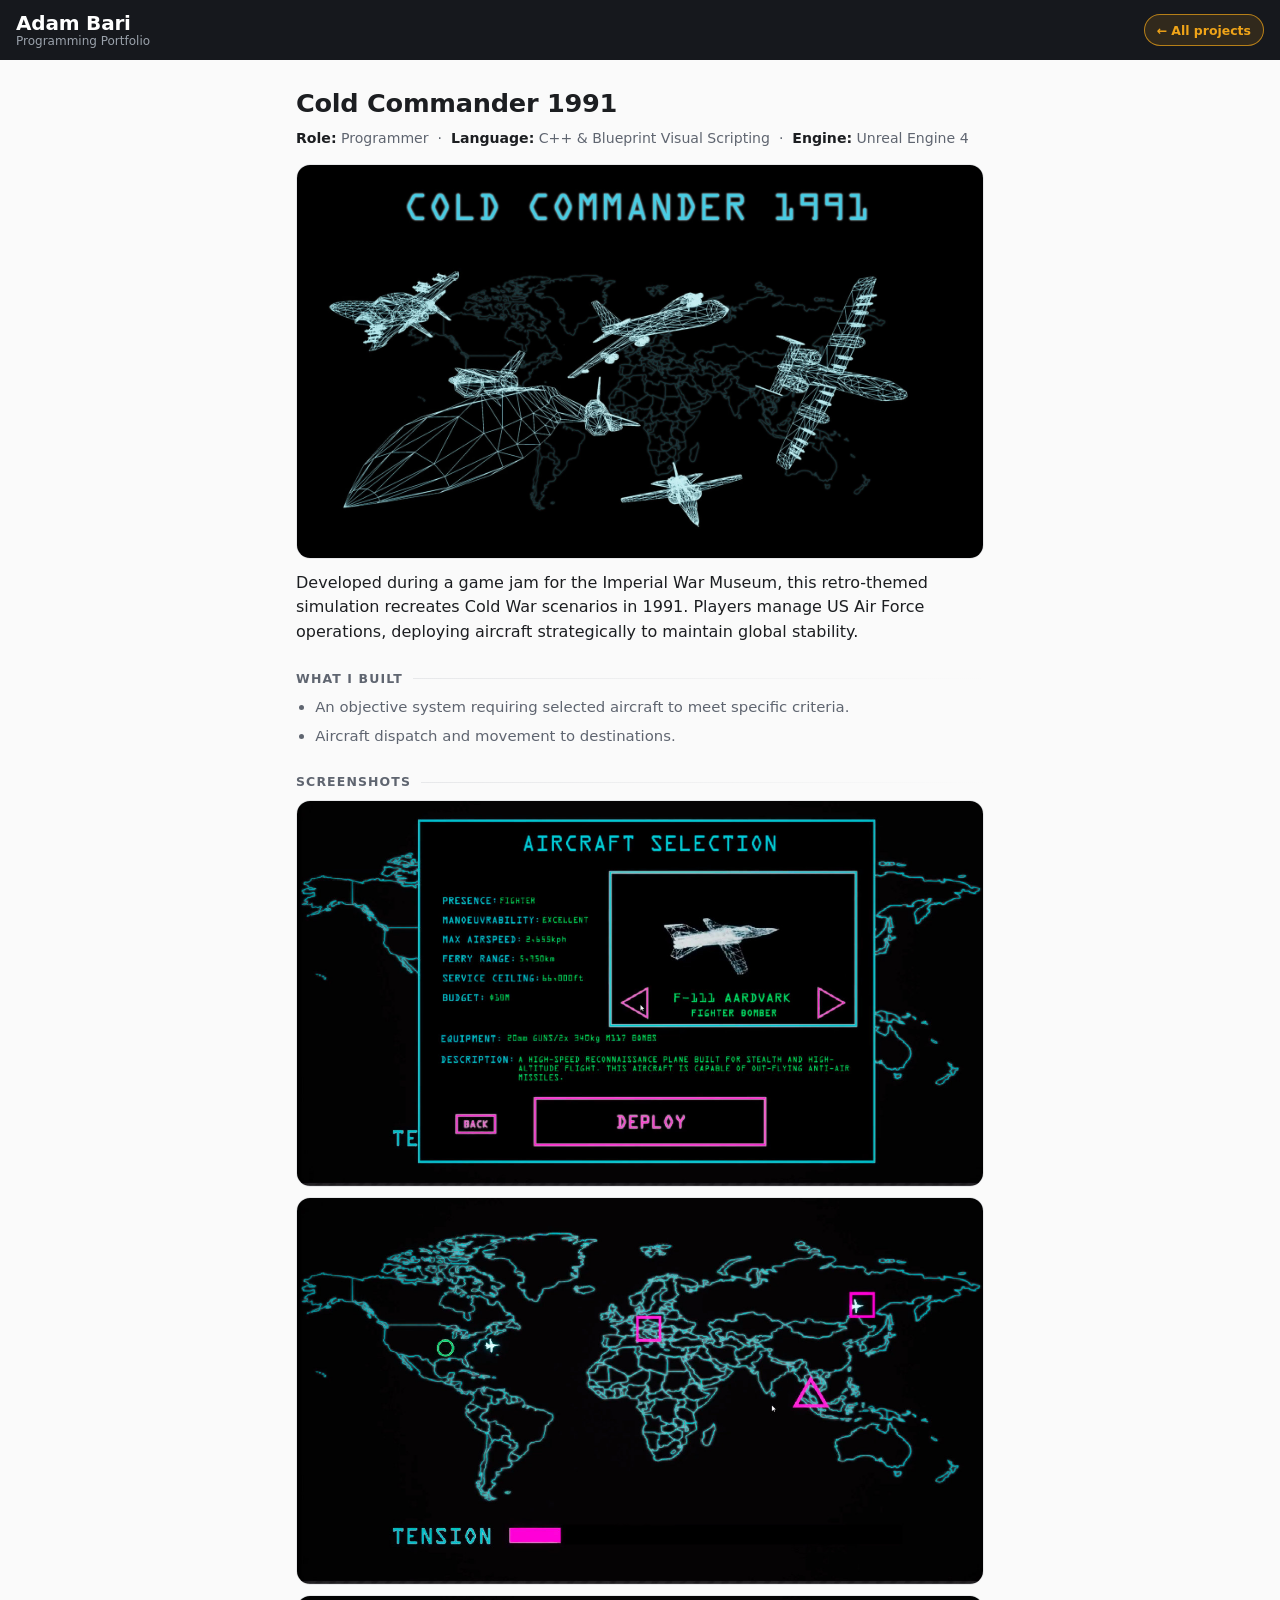
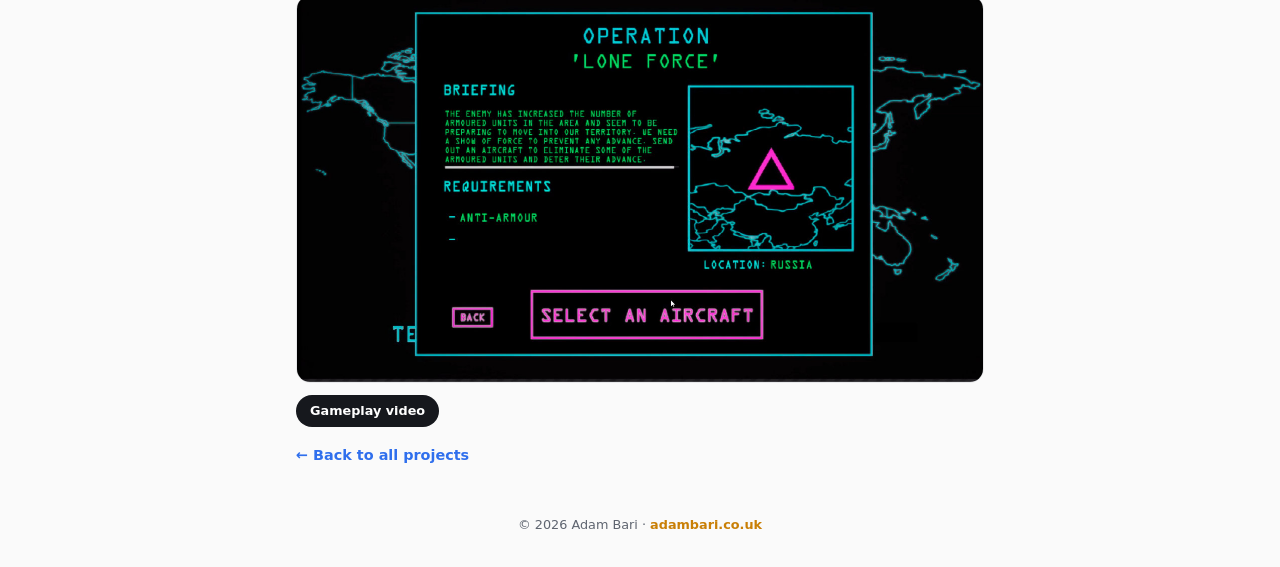
<file: portfolio/cold-commander-1991.html>
<!DOCTYPE html>
<html lang="en">
<head>
<meta charset="utf-8">
<meta name="viewport" content="width=device-width, initial-scale=1, viewport-fit=cover">
<title>Cold Commander 1991 — Adam Bari</title>
<meta name="description" content="Cold Commander 1991 — aircraft management game made for the Imperial War Museum game jam. Adam Bari, programmer.">
<meta name="theme-color" content="#16181d">
<link rel="icon" href="data:image/svg+xml,<svg xmlns=%22http://www.w3.org/2000/svg%22 viewBox=%220 0 100 100%22><text y=%22.9em%22 font-size=%2290%22>💼</text></svg>">
<link rel="stylesheet" href="style.css">
</head>
<body>

<header class="topbar">
  <a href="index.html" class="brand">
    <span class="brand-name">Adam Bari</span>
    <span class="brand-sub">Programming Portfolio</span>
  </a>
  <a class="home-pill" href="index.html">← All projects</a>
</header>

<main class="view">
  <h1 class="page-title">Cold Commander 1991</h1>
  <p class="meta"><b>Role:</b> Programmer &nbsp;·&nbsp; <b>Language:</b> C++ &amp; Blueprint
  Visual Scripting &nbsp;·&nbsp; <b>Engine:</b> Unreal Engine 4</p>

  <img class="hero-img" src="img/cc-start.jpg" alt="Cold Commander 1991 start screen">

  <p class="intro" style="margin-top:12px">Developed during a game jam for the Imperial War
  Museum, this retro-themed simulation recreates Cold War scenarios in 1991. Players manage US
  Air Force operations, deploying aircraft strategically to maintain global stability.</p>

  <h2 class="section-heading">What I built</h2>
  <ul class="work">
    <li>An objective system requiring selected aircraft to meet specific criteria.</li>
    <li>Aircraft dispatch and movement to destinations.</li>
  </ul>

  <h2 class="section-heading">Screenshots</h2>
  <div class="gallery">
    <img src="img/cc-select.jpg" alt="Aircraft select">
    <img src="img/cc-overview.jpg" alt="Overview">
    <img src="img/cc-briefing.jpg" alt="Mission briefing">
  </div>

  <a class="pill pill-solid" href="https://youtu.be/UiKHCDdky0s">Gameplay video</a>
  <p style="margin-top:14px"><a class="backlink" href="index.html">← Back to all projects</a></p>
</main>

<footer><p>© 2026 Adam Bari · <a href="https://adambari.co.uk">adambari.co.uk</a></p></footer>
</body>
</html>
</file>
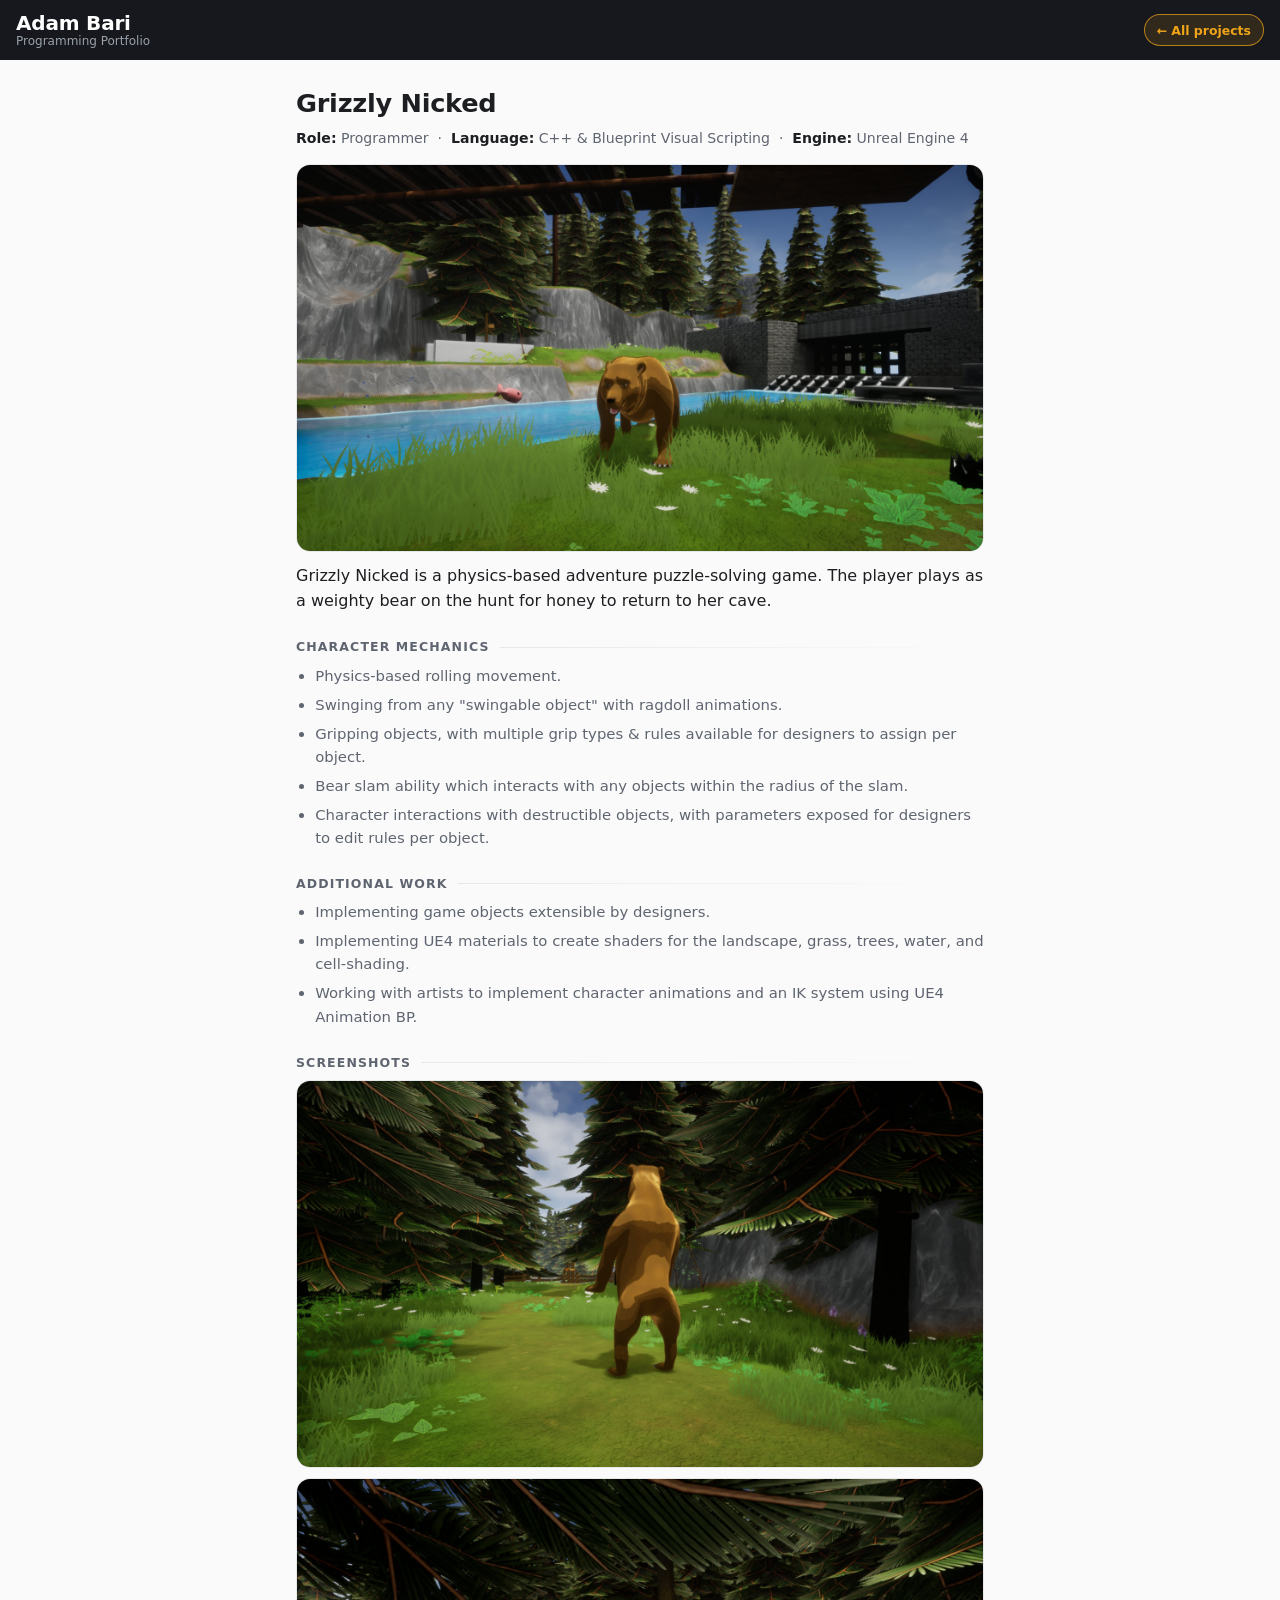
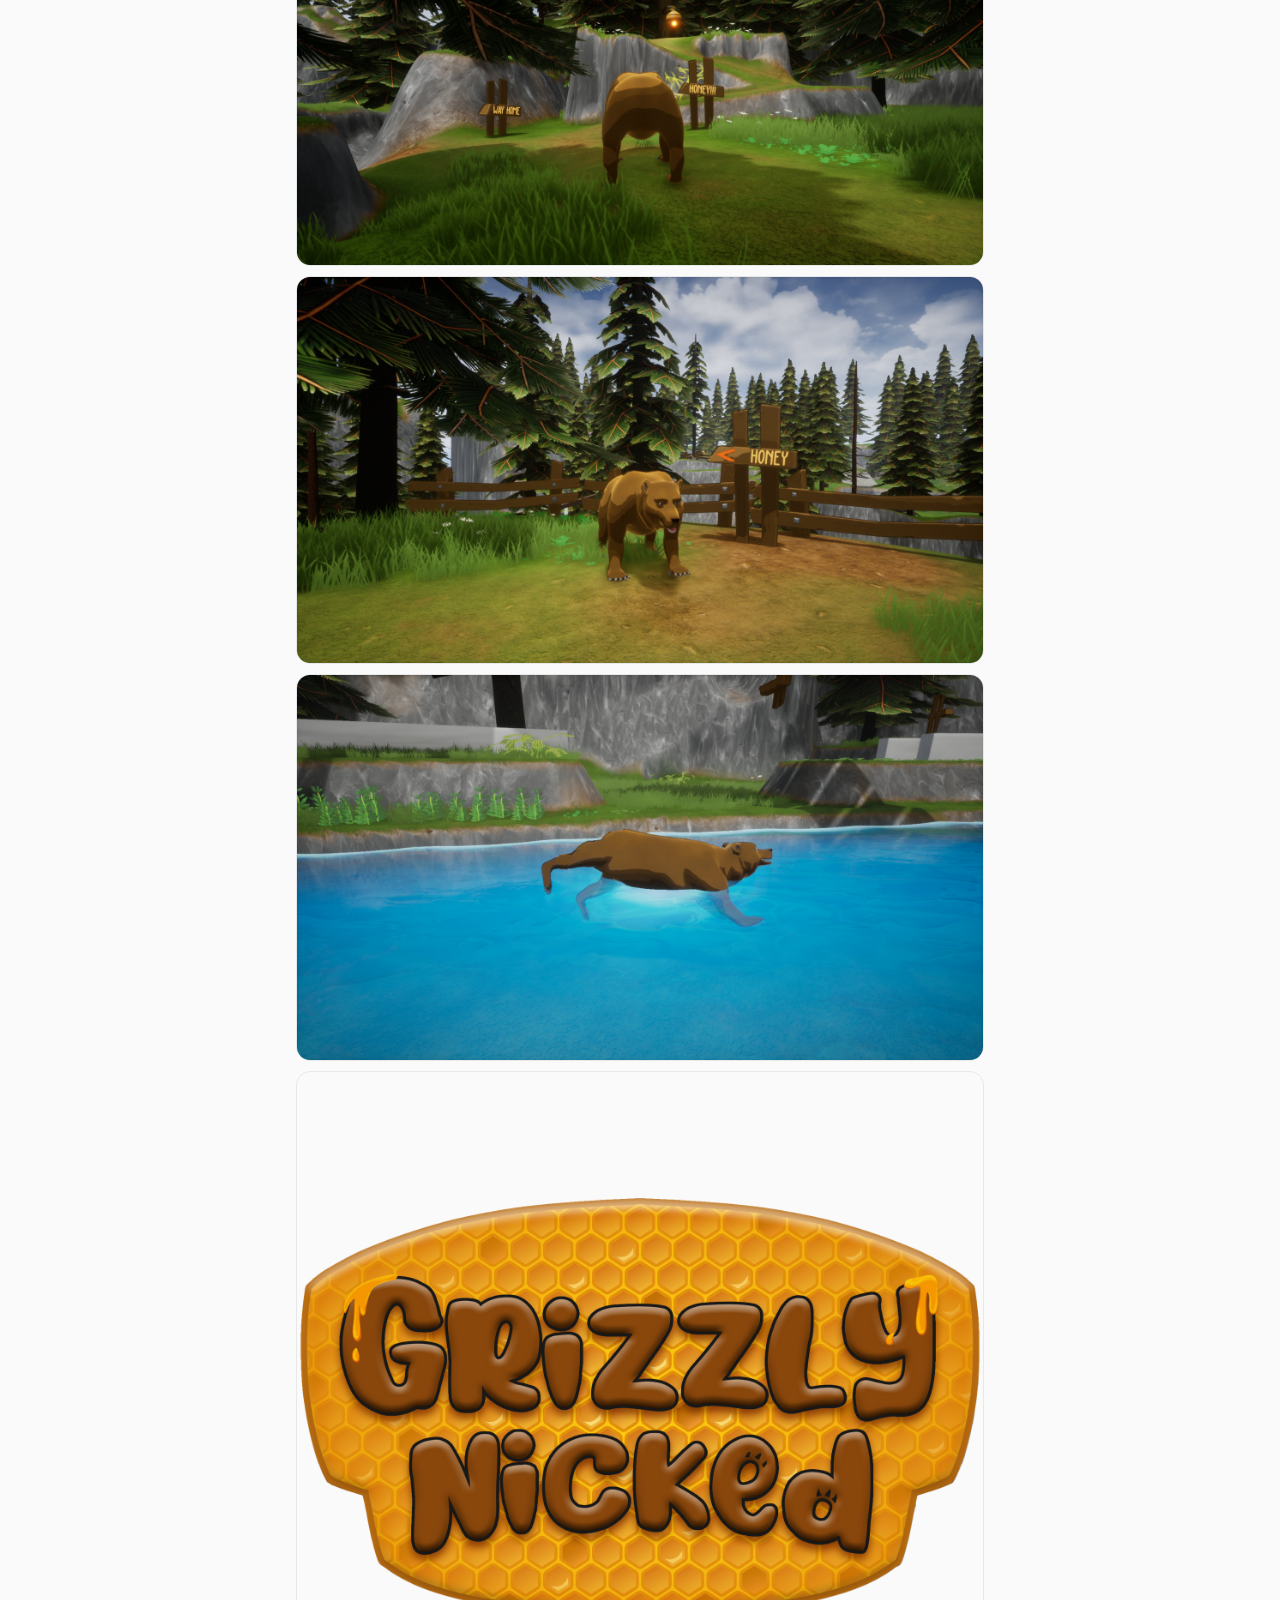
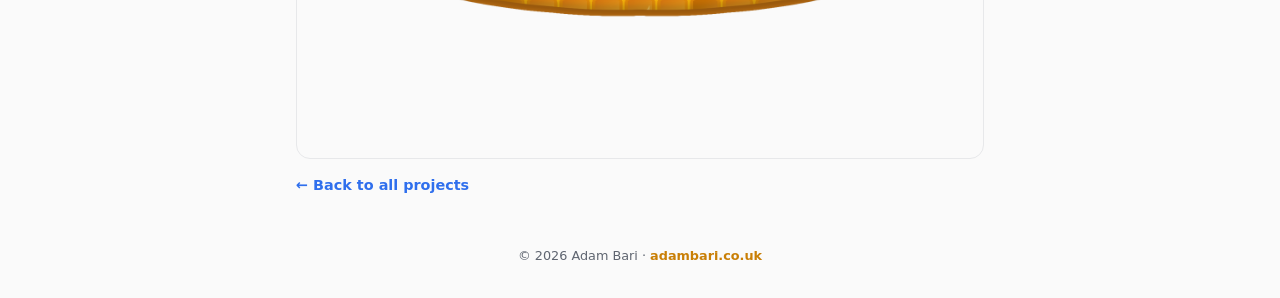
<file: portfolio/grizzly-nicked.html>
<!DOCTYPE html>
<html lang="en">
<head>
<meta charset="utf-8">
<meta name="viewport" content="width=device-width, initial-scale=1, viewport-fit=cover">
<title>Grizzly Nicked — Adam Bari</title>
<meta name="description" content="Grizzly Nicked — physics-based adventure puzzle game. Adam Bari, programmer.">
<meta name="theme-color" content="#16181d">
<link rel="icon" href="data:image/svg+xml,<svg xmlns=%22http://www.w3.org/2000/svg%22 viewBox=%220 0 100 100%22><text y=%22.9em%22 font-size=%2290%22>💼</text></svg>">
<link rel="stylesheet" href="style.css">
</head>
<body>

<header class="topbar">
  <a href="index.html" class="brand">
    <span class="brand-name">Adam Bari</span>
    <span class="brand-sub">Programming Portfolio</span>
  </a>
  <a class="home-pill" href="index.html">← All projects</a>
</header>

<main class="view">
  <h1 class="page-title">Grizzly Nicked</h1>
  <p class="meta"><b>Role:</b> Programmer &nbsp;·&nbsp; <b>Language:</b> C++ &amp; Blueprint
  Visual Scripting &nbsp;·&nbsp; <b>Engine:</b> Unreal Engine 4</p>

  <img class="hero-img" src="img/gn-01.jpg" alt="Grizzly Nicked">

  <p class="intro" style="margin-top:12px">Grizzly Nicked is a physics-based adventure
  puzzle-solving game. The player plays as a weighty bear on the hunt for honey to return
  to her cave.</p>

  <h2 class="section-heading">Character mechanics</h2>
  <ul class="work">
    <li>Physics-based rolling movement.</li>
    <li>Swinging from any "swingable object" with ragdoll animations.</li>
    <li>Gripping objects, with multiple grip types &amp; rules available for designers to assign per object.</li>
    <li>Bear slam ability which interacts with any objects within the radius of the slam.</li>
    <li>Character interactions with destructible objects, with parameters exposed for designers to edit rules per object.</li>
  </ul>

  <h2 class="section-heading">Additional work</h2>
  <ul class="work">
    <li>Implementing game objects extensible by designers.</li>
    <li>Implementing UE4 materials to create shaders for the landscape, grass, trees, water, and cell-shading.</li>
    <li>Working with artists to implement character animations and an IK system using UE4 Animation BP.</li>
  </ul>

  <h2 class="section-heading">Screenshots</h2>
  <div class="gallery">
    <img src="img/gn-02.jpg" alt="Grizzly Nicked screenshot">
    <img src="img/gn-03.jpg" alt="Grizzly Nicked screenshot">
    <img src="img/gn-04.jpg" alt="Grizzly Nicked screenshot">
    <img src="img/gn-05.jpg" alt="Grizzly Nicked screenshot">
    <img src="img/gn-title.png" alt="Grizzly Nicked title art">
  </div>

  <p style="margin-top:14px"><a class="backlink" href="index.html">← Back to all projects</a></p>
</main>

<footer><p>© 2026 Adam Bari · <a href="https://adambari.co.uk">adambari.co.uk</a></p></footer>
</body>
</html>
</file>
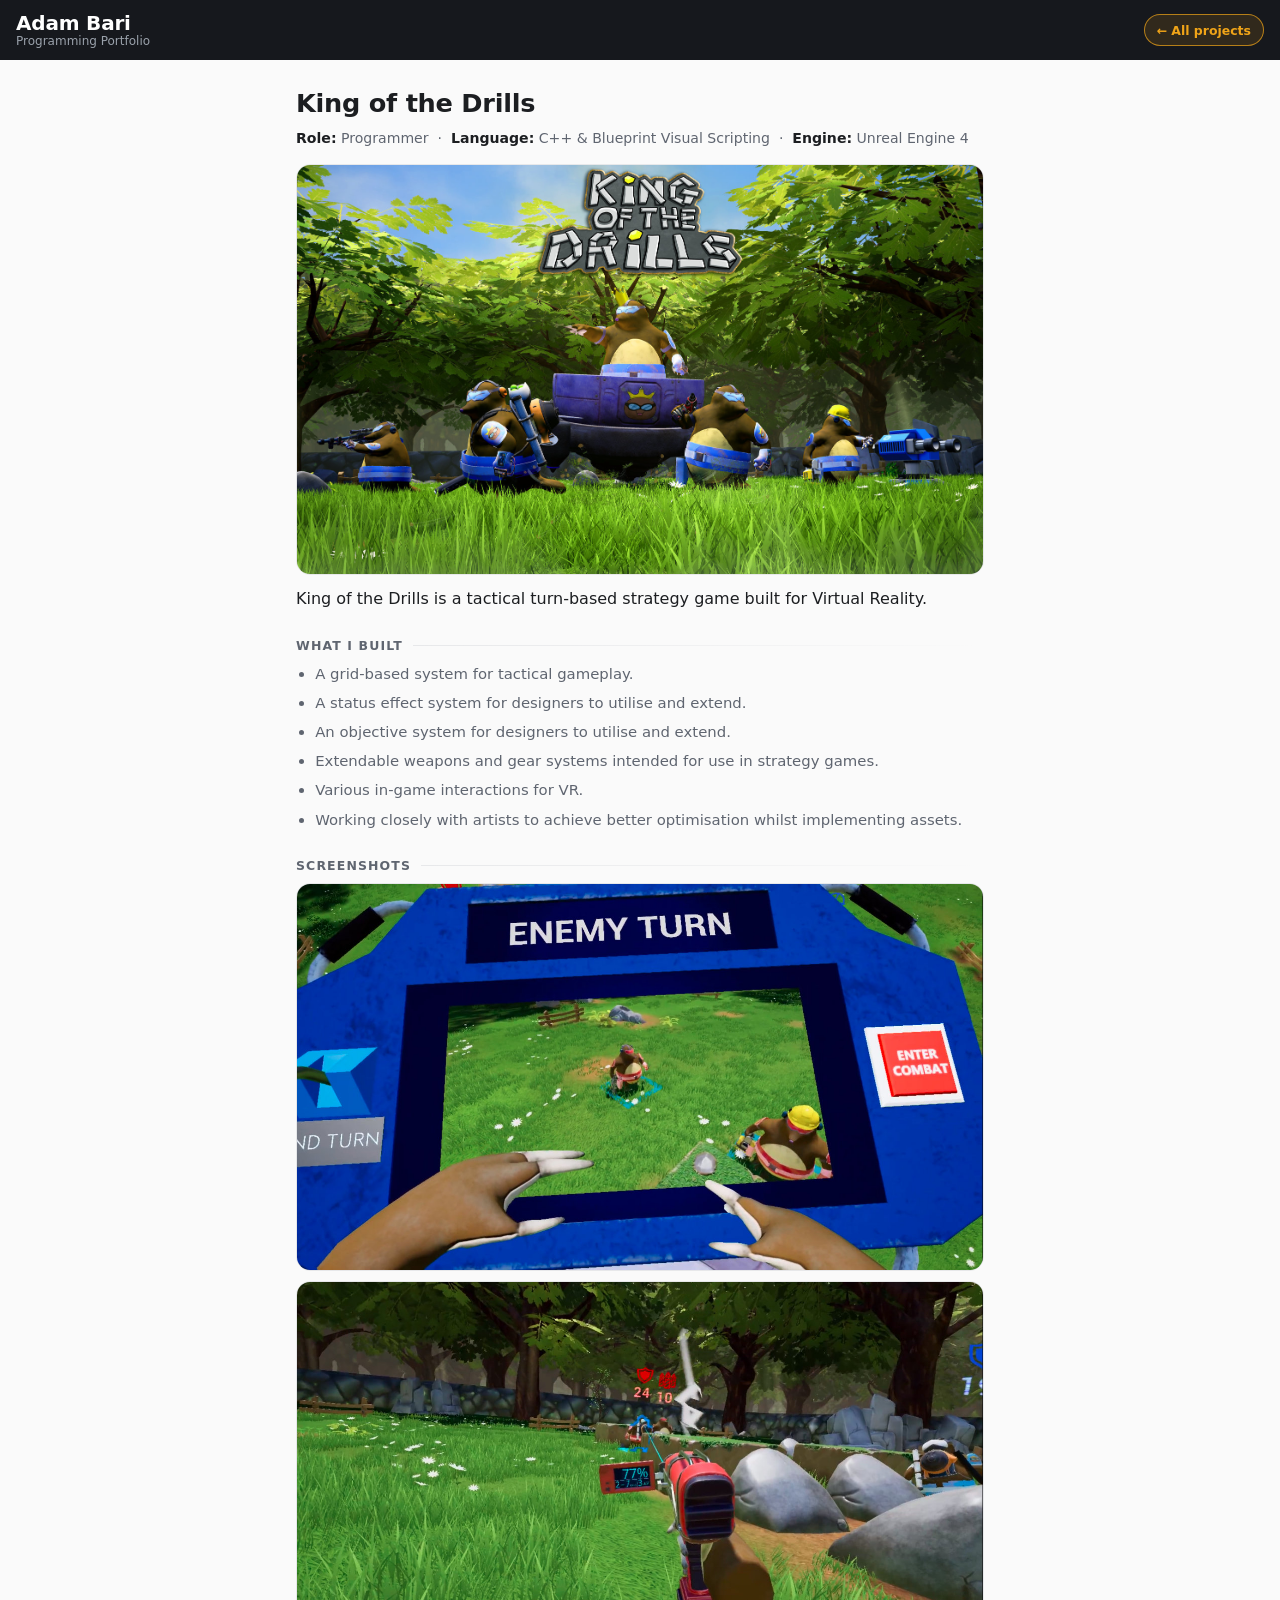
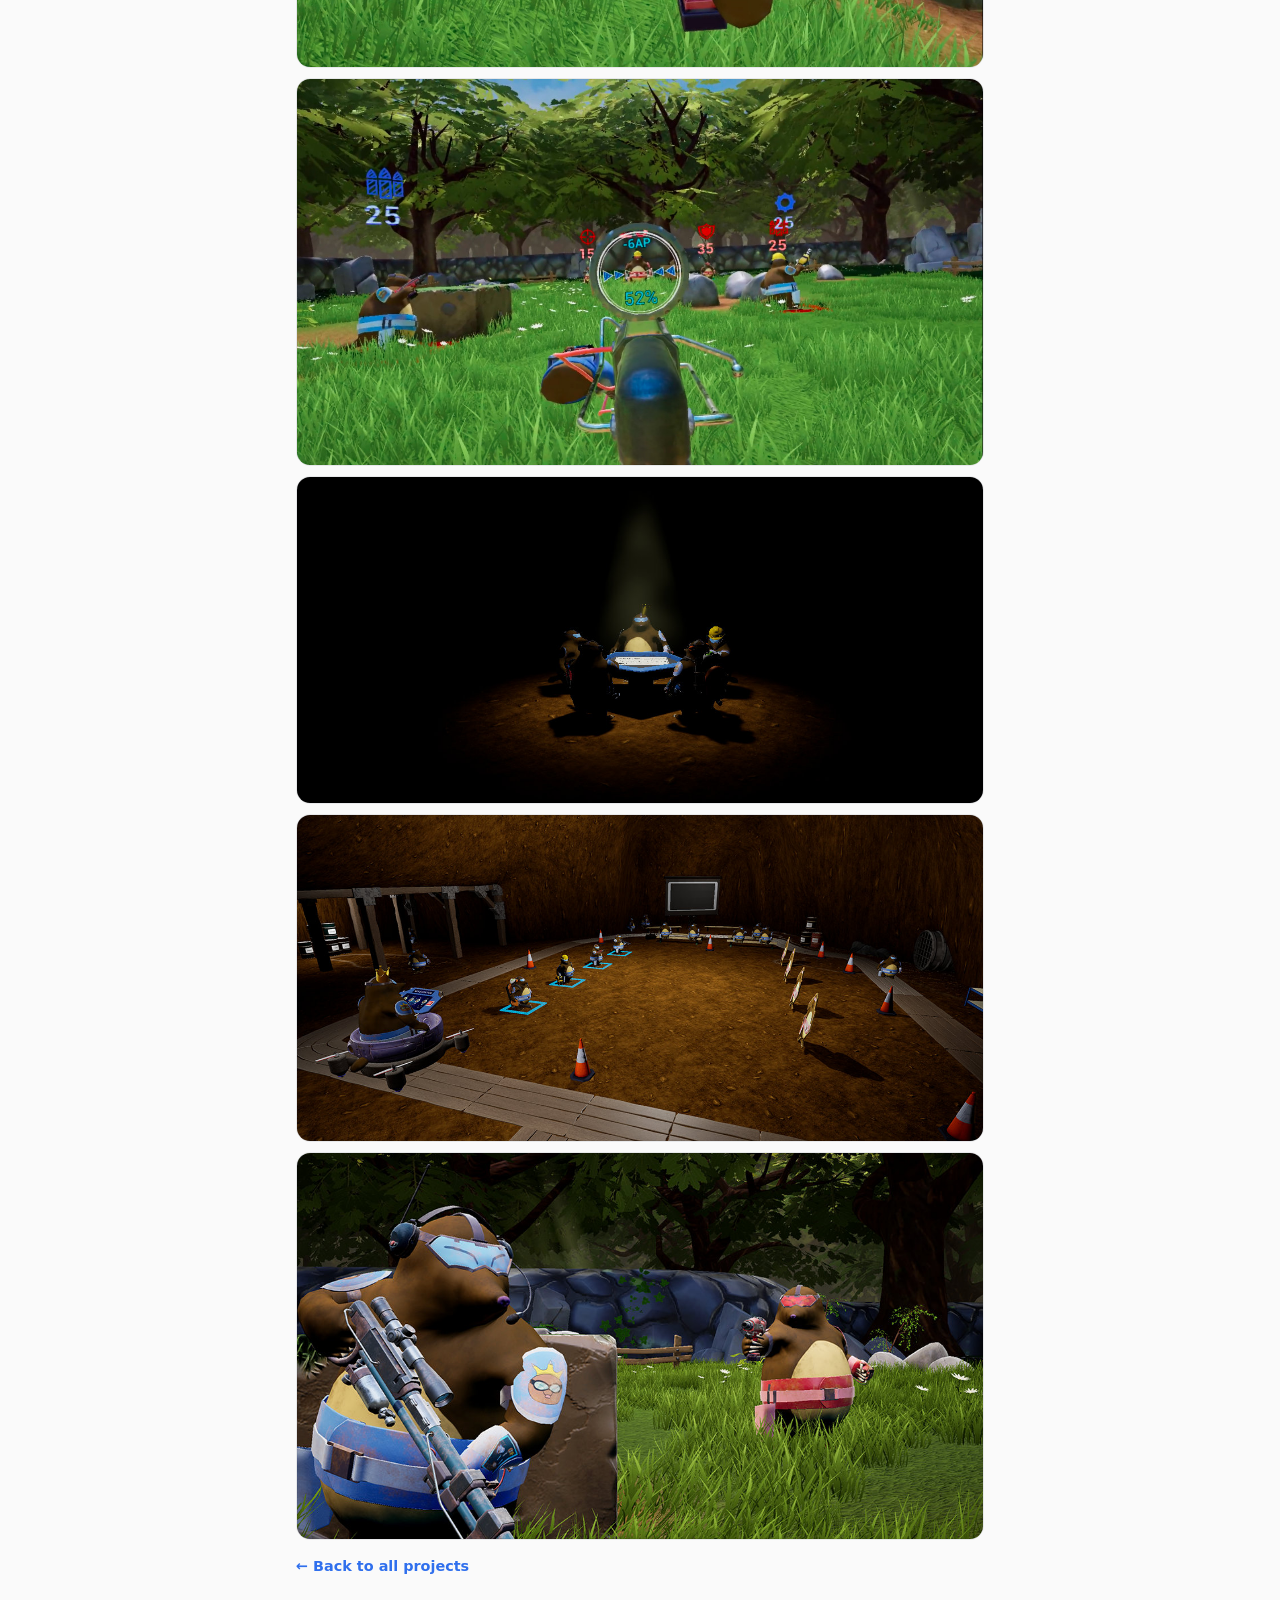
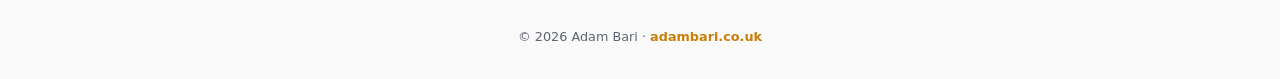
<file: portfolio/king-of-the-drills.html>
<!DOCTYPE html>
<html lang="en">
<head>
<meta charset="utf-8">
<meta name="viewport" content="width=device-width, initial-scale=1, viewport-fit=cover">
<title>King of the Drills — Adam Bari</title>
<meta name="description" content="King of the Drills — tactical turn-based VR strategy game. Adam Bari, programmer.">
<meta name="theme-color" content="#16181d">
<link rel="icon" href="data:image/svg+xml,<svg xmlns=%22http://www.w3.org/2000/svg%22 viewBox=%220 0 100 100%22><text y=%22.9em%22 font-size=%2290%22>💼</text></svg>">
<link rel="stylesheet" href="style.css">
</head>
<body>

<header class="topbar">
  <a href="index.html" class="brand">
    <span class="brand-name">Adam Bari</span>
    <span class="brand-sub">Programming Portfolio</span>
  </a>
  <a class="home-pill" href="index.html">← All projects</a>
</header>

<main class="view">
  <h1 class="page-title">King of the Drills</h1>
  <p class="meta"><b>Role:</b> Programmer &nbsp;·&nbsp; <b>Language:</b> C++ &amp; Blueprint Visual
  Scripting &nbsp;·&nbsp; <b>Engine:</b> Unreal Engine 4</p>

  <img class="hero-img" src="img/kotd-poster.jpg" alt="King of the Drills poster">

  <p class="intro" style="margin-top:12px">King of the Drills is a tactical turn-based strategy
  game built for Virtual Reality.</p>

  <h2 class="section-heading">What I built</h2>
  <ul class="work">
    <li>A grid-based system for tactical gameplay.</li>
    <li>A status effect system for designers to utilise and extend.</li>
    <li>An objective system for designers to utilise and extend.</li>
    <li>Extendable weapons and gear systems intended for use in strategy games.</li>
    <li>Various in-game interactions for VR.</li>
    <li>Working closely with artists to achieve better optimisation whilst implementing assets.</li>
  </ul>

  <h2 class="section-heading">Screenshots</h2>
  <div class="gallery">
    <img src="img/kotd-tactical.jpg" alt="Tactical view">
    <img src="img/kotd-drillgun.jpg" alt="Drill gun">
    <img src="img/kotd-sniper.jpg" alt="Sniper">
    <img src="img/kotd-wartable.jpg" alt="War table">
    <img src="img/kotd-bootcamp.jpg" alt="Bootcamp">
    <img src="img/kotd-itch.jpg" alt="In-game screenshot">
  </div>

  <p style="margin-top:14px"><a class="backlink" href="index.html">← Back to all projects</a></p>
</main>

<footer><p>© 2026 Adam Bari · <a href="https://adambari.co.uk">adambari.co.uk</a></p></footer>
</body>
</html>
</file>
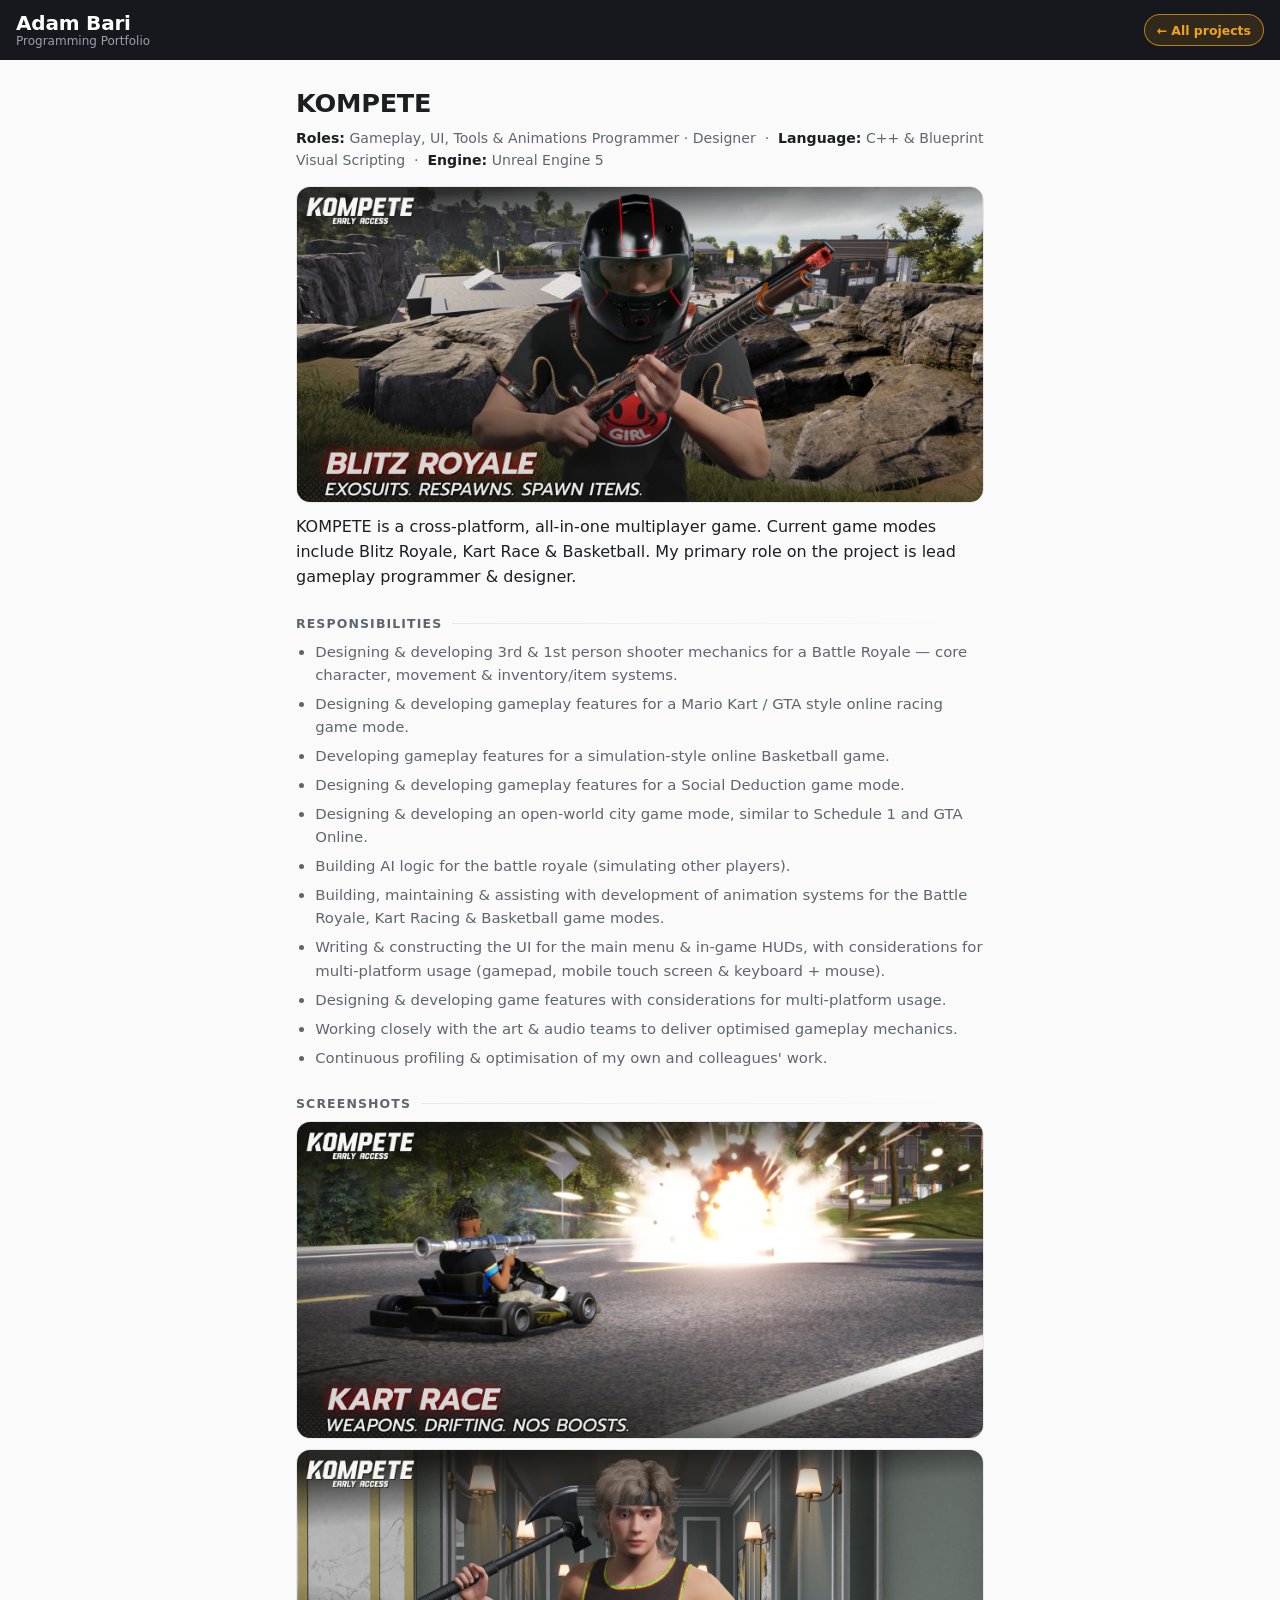
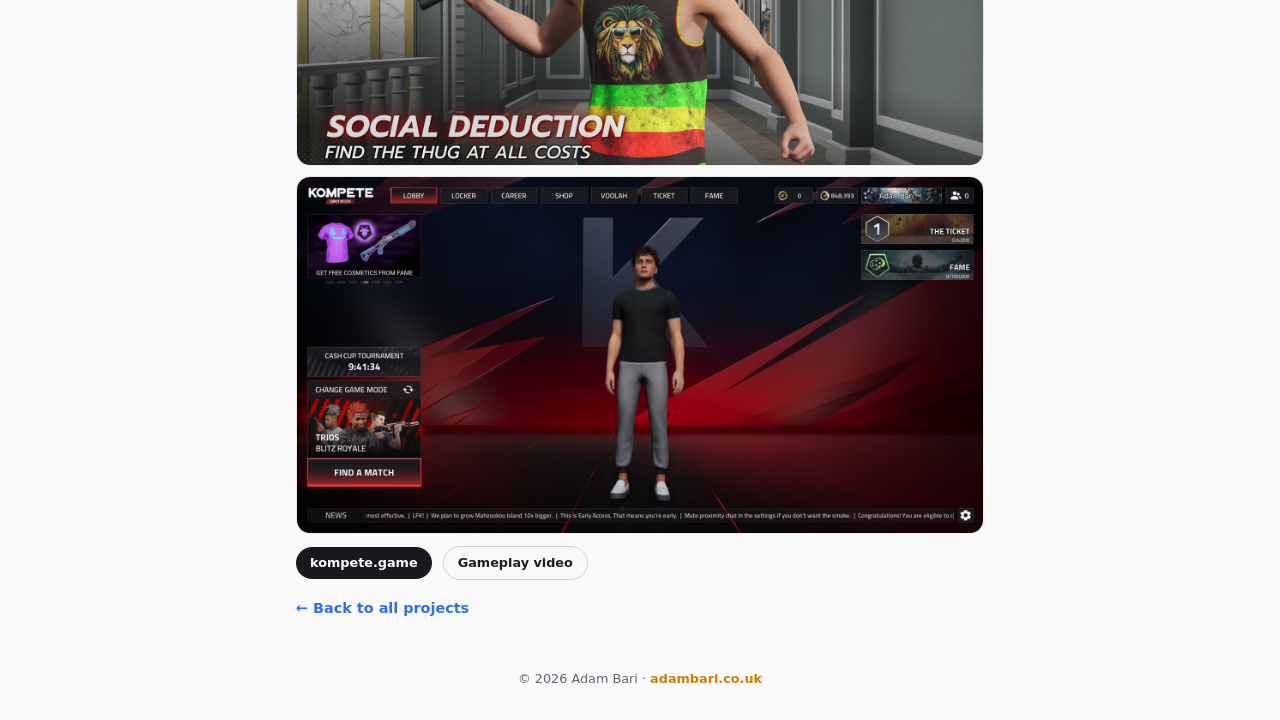
<file: portfolio/kompete.html>
<!DOCTYPE html>
<html lang="en">
<head>
<meta charset="utf-8">
<meta name="viewport" content="width=device-width, initial-scale=1, viewport-fit=cover">
<title>KOMPETE — Adam Bari</title>
<meta name="description" content="KOMPETE — cross-platform all-in-one multiplayer game. Adam Bari, lead gameplay programmer & designer.">
<meta name="theme-color" content="#16181d">
<link rel="icon" href="data:image/svg+xml,<svg xmlns=%22http://www.w3.org/2000/svg%22 viewBox=%220 0 100 100%22><text y=%22.9em%22 font-size=%2290%22>💼</text></svg>">
<link rel="stylesheet" href="style.css">
</head>
<body>

<header class="topbar">
  <a href="index.html" class="brand">
    <span class="brand-name">Adam Bari</span>
    <span class="brand-sub">Programming Portfolio</span>
  </a>
  <a class="home-pill" href="index.html">← All projects</a>
</header>

<main class="view">
  <h1 class="page-title">KOMPETE</h1>
  <p class="meta"><b>Roles:</b> Gameplay, UI, Tools &amp; Animations Programmer · Designer &nbsp;·&nbsp;
  <b>Language:</b> C++ &amp; Blueprint Visual Scripting &nbsp;·&nbsp; <b>Engine:</b> Unreal Engine 5</p>

  <img class="hero-img" src="img/kompete-hero.jpg" alt="KOMPETE key art">

  <p class="intro" style="margin-top:12px">KOMPETE is a cross-platform, all-in-one multiplayer
  game. Current game modes include Blitz Royale, Kart Race &amp; Basketball. My primary role on
  the project is lead gameplay programmer &amp; designer.</p>

  <h2 class="section-heading">Responsibilities</h2>
  <ul class="work">
    <li>Designing &amp; developing 3rd &amp; 1st person shooter mechanics for a Battle Royale — core character, movement &amp; inventory/item systems.</li>
    <li>Designing &amp; developing gameplay features for a Mario Kart / GTA style online racing game mode.</li>
    <li>Developing gameplay features for a simulation-style online Basketball game.</li>
    <li>Designing &amp; developing gameplay features for a Social Deduction game mode.</li>
    <li>Designing &amp; developing an open-world city game mode, similar to Schedule 1 and GTA Online.</li>
    <li>Building AI logic for the battle royale (simulating other players).</li>
    <li>Building, maintaining &amp; assisting with development of animation systems for the Battle Royale, Kart Racing &amp; Basketball game modes.</li>
    <li>Writing &amp; constructing the UI for the main menu &amp; in-game HUDs, with considerations for multi-platform usage (gamepad, mobile touch screen &amp; keyboard + mouse).</li>
    <li>Designing &amp; developing game features with considerations for multi-platform usage.</li>
    <li>Working closely with the art &amp; audio teams to deliver optimised gameplay mechanics.</li>
    <li>Continuous profiling &amp; optimisation of my own and colleagues' work.</li>
  </ul>

  <h2 class="section-heading">Screenshots</h2>
  <div class="gallery">
    <img src="img/kompete-kart.jpg" alt="KOMPETE Kart Race — weapons, drifting, NOS boosts">
    <img src="img/kompete-social.jpg" alt="KOMPETE Social Deduction — find the thug at all costs">
    <img src="img/kompete-menu.jpg" alt="KOMPETE lobby — the main menu UI I built">
  </div>

  <a class="pill pill-solid" href="https://kompete.game/">kompete.game</a>
  <a class="pill pill-outline" href="https://www.youtube.com/watch?v=QFZGWHc76IE">Gameplay video</a>
  <p style="margin-top:14px"><a class="backlink" href="index.html">← Back to all projects</a></p>
</main>

<footer><p>© 2026 Adam Bari · <a href="https://adambari.co.uk">adambari.co.uk</a></p></footer>
</body>
</html>
</file>
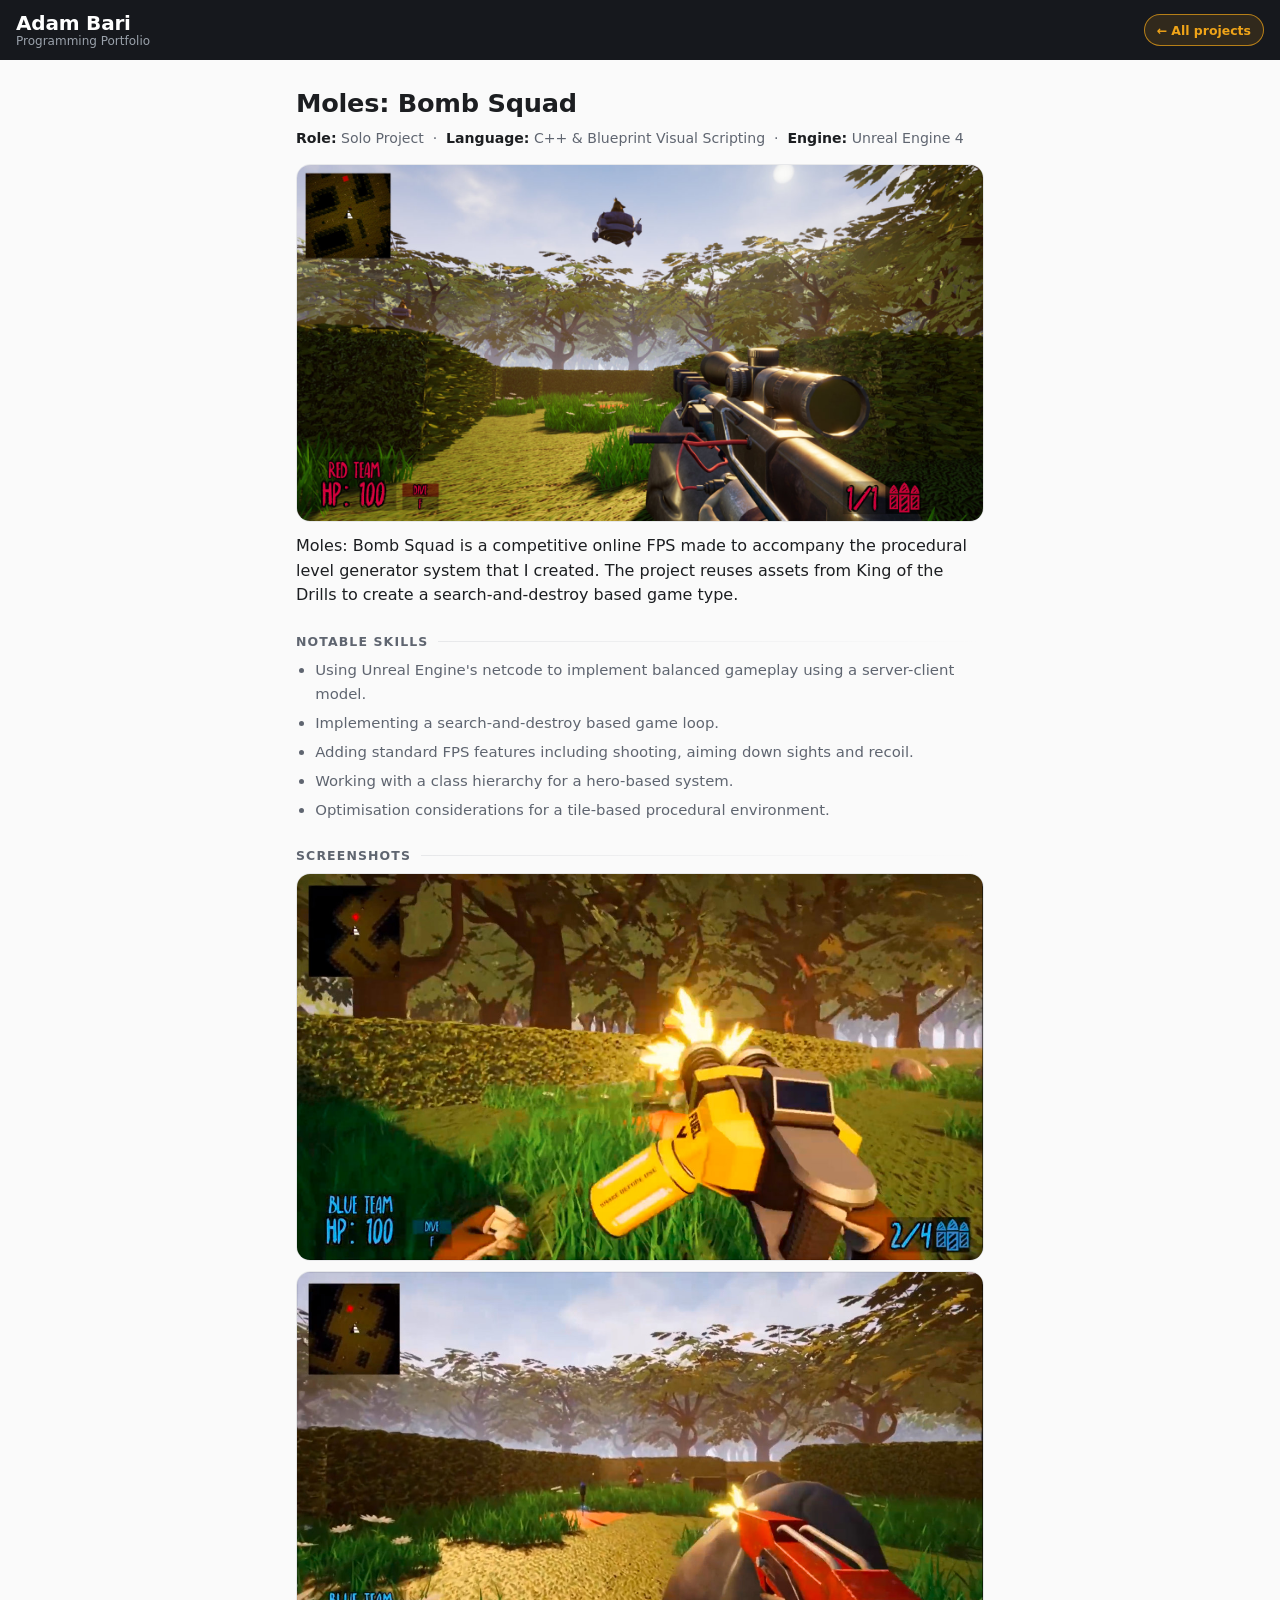
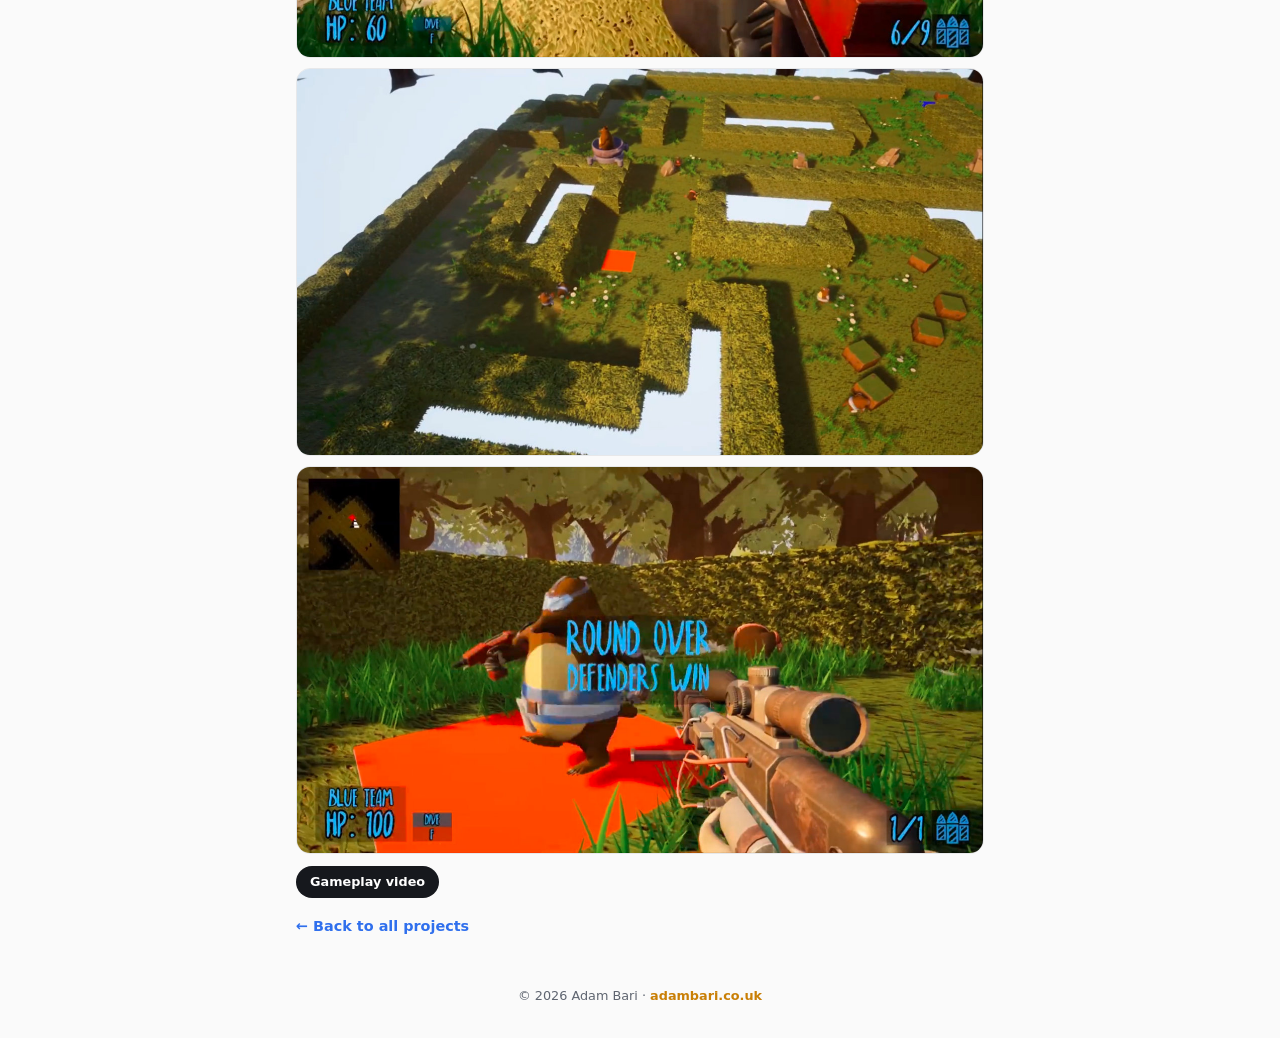
<file: portfolio/moles-bomb-squad.html>
<!DOCTYPE html>
<html lang="en">
<head>
<meta charset="utf-8">
<meta name="viewport" content="width=device-width, initial-scale=1, viewport-fit=cover">
<title>Moles: Bomb Squad — Adam Bari</title>
<meta name="description" content="Moles: Bomb Squad — networked FPS solo project by Adam Bari.">
<meta name="theme-color" content="#16181d">
<link rel="icon" href="data:image/svg+xml,<svg xmlns=%22http://www.w3.org/2000/svg%22 viewBox=%220 0 100 100%22><text y=%22.9em%22 font-size=%2290%22>💼</text></svg>">
<link rel="stylesheet" href="style.css">
</head>
<body>

<header class="topbar">
  <a href="index.html" class="brand">
    <span class="brand-name">Adam Bari</span>
    <span class="brand-sub">Programming Portfolio</span>
  </a>
  <a class="home-pill" href="index.html">← All projects</a>
</header>

<main class="view">
  <h1 class="page-title">Moles: Bomb Squad</h1>
  <p class="meta"><b>Role:</b> Solo Project &nbsp;·&nbsp; <b>Language:</b> C++ &amp; Blueprint
  Visual Scripting &nbsp;·&nbsp; <b>Engine:</b> Unreal Engine 4</p>

  <img class="hero-img" src="img/mbs-sniper.jpg" alt="Moles: Bomb Squad">

  <p class="intro" style="margin-top:12px">Moles: Bomb Squad is a competitive online FPS made to
  accompany the procedural level generator system that I created. The project reuses assets from
  King of the Drills to create a search-and-destroy based game type.</p>

  <h2 class="section-heading">Notable skills</h2>
  <ul class="work">
    <li>Using Unreal Engine's netcode to implement balanced gameplay using a server-client model.</li>
    <li>Implementing a search-and-destroy based game loop.</li>
    <li>Adding standard FPS features including shooting, aiming down sights and recoil.</li>
    <li>Working with a class hierarchy for a hero-based system.</li>
    <li>Optimisation considerations for a tile-based procedural environment.</li>
  </ul>

  <h2 class="section-heading">Screenshots</h2>
  <div class="gallery">
    <img src="img/mbs-shotgun.jpg" alt="Shotgun">
    <img src="img/mbs-drillgun.jpg" alt="Drill gun">
    <img src="img/mbs-topdown.jpg" alt="Top down view">
    <img src="img/mbs-endround.jpg" alt="End of round">
  </div>

  <a class="pill pill-solid" href="https://youtu.be/CXCVpPJRoP8">Gameplay video</a>
  <p style="margin-top:14px"><a class="backlink" href="index.html">← Back to all projects</a></p>
</main>

<footer><p>© 2026 Adam Bari · <a href="https://adambari.co.uk">adambari.co.uk</a></p></footer>
</body>
</html>
</file>
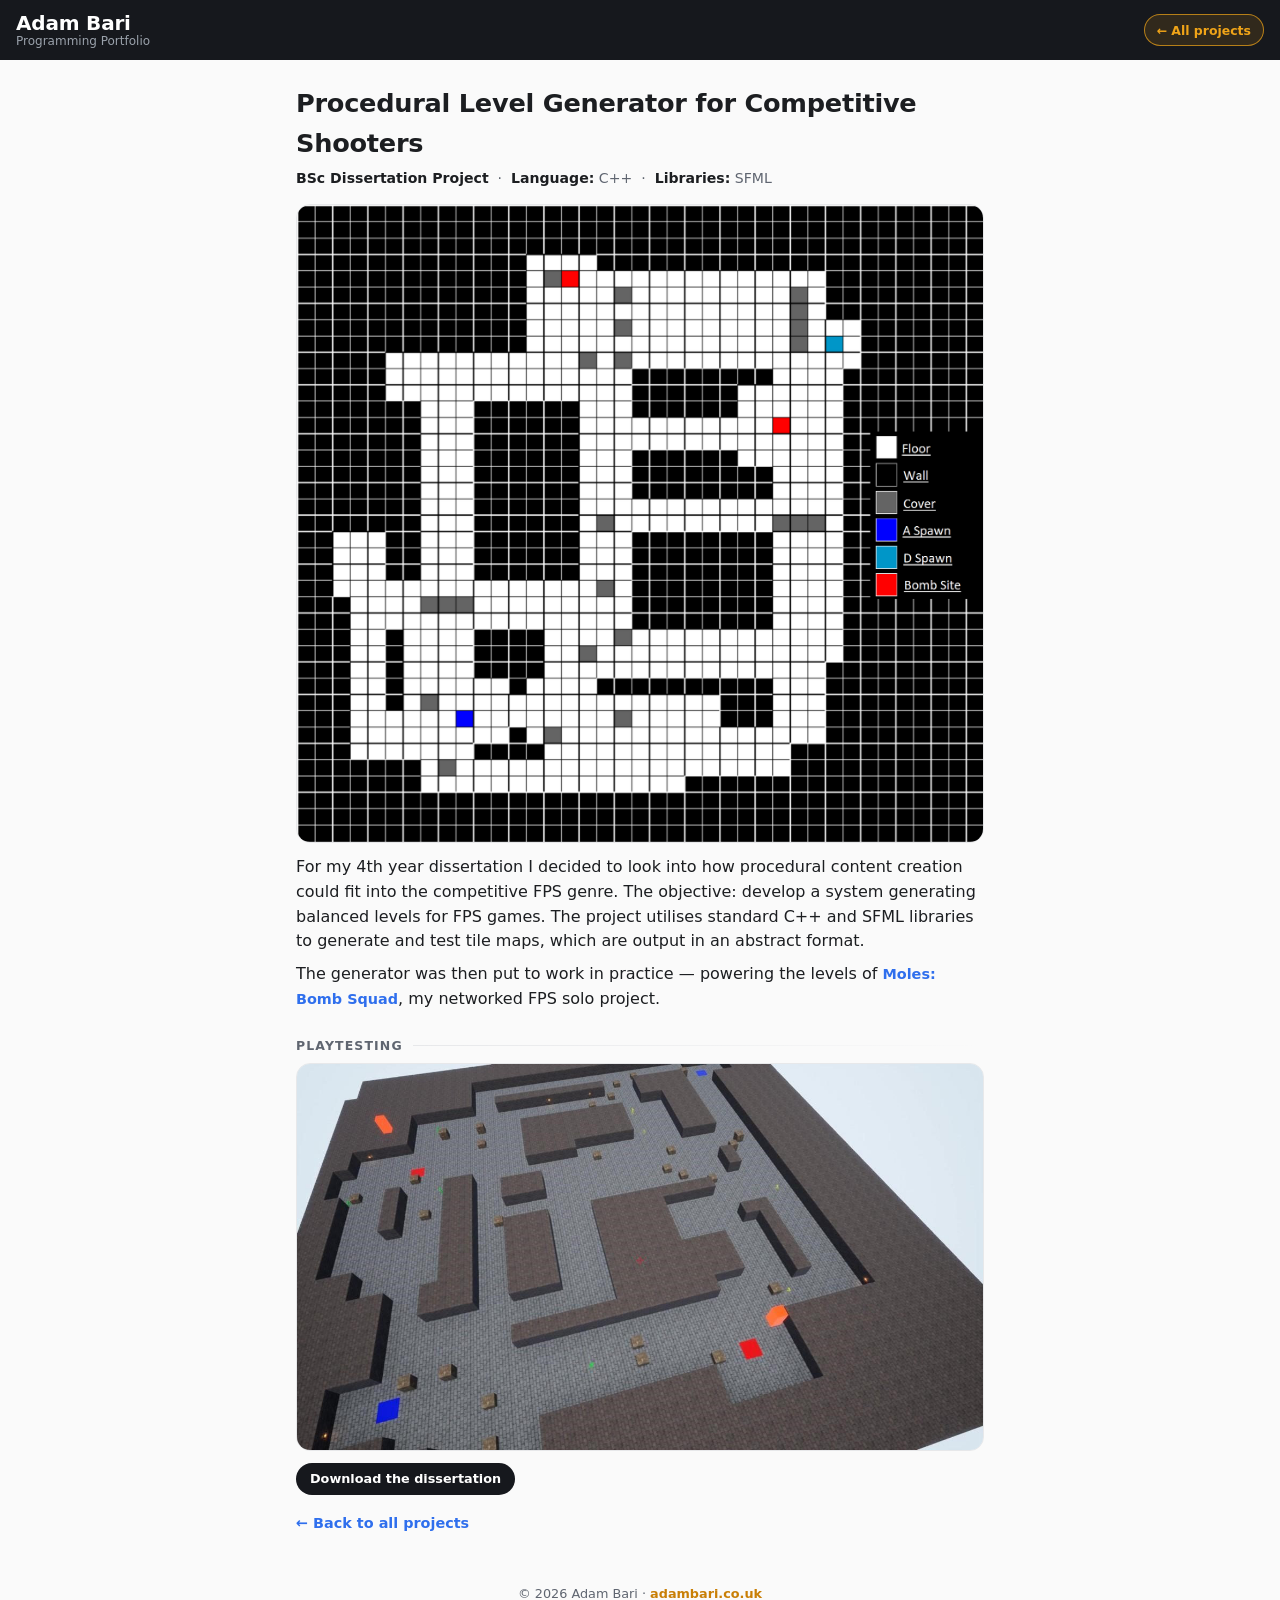
<file: portfolio/procedural-level-generator.html>
<!DOCTYPE html>
<html lang="en">
<head>
<meta charset="utf-8">
<meta name="viewport" content="width=device-width, initial-scale=1, viewport-fit=cover">
<title>Procedural Level Generator — Adam Bari</title>
<meta name="description" content="Procedural level generation for competitive shooters — Adam Bari's BSc dissertation project. C++ & SFML.">
<meta name="theme-color" content="#16181d">
<link rel="icon" href="data:image/svg+xml,<svg xmlns=%22http://www.w3.org/2000/svg%22 viewBox=%220 0 100 100%22><text y=%22.9em%22 font-size=%2290%22>💼</text></svg>">
<link rel="stylesheet" href="style.css">
</head>
<body>

<header class="topbar">
  <a href="index.html" class="brand">
    <span class="brand-name">Adam Bari</span>
    <span class="brand-sub">Programming Portfolio</span>
  </a>
  <a class="home-pill" href="index.html">← All projects</a>
</header>

<main class="view">
  <h1 class="page-title">Procedural Level Generator for Competitive Shooters</h1>
  <p class="meta"><b>BSc Dissertation Project</b> &nbsp;·&nbsp; <b>Language:</b> C++ &nbsp;·&nbsp;
  <b>Libraries:</b> SFML</p>

  <img class="hero-img" src="img/plg-tilemap.png" alt="Generated tilemap in SFML window">

  <p class="intro" style="margin-top:12px">For my 4th year dissertation I decided to look into how
  procedural content creation could fit into the competitive FPS genre. The objective: develop a
  system generating balanced levels for FPS games. The project utilises standard C++ and SFML
  libraries to generate and test tile maps, which are output in an abstract format.</p>

  <p class="intro">The generator was then put to work in practice — powering the levels of
  <a class="backlink" href="moles-bomb-squad.html">Moles: Bomb Squad</a>, my networked FPS
  solo project.</p>

  <h2 class="section-heading">Playtesting</h2>
  <div class="gallery">
    <img src="img/plg-playtest.jpg" alt="Top-down view of a playtest session">
  </div>

  <a class="pill pill-solid" href="Dissertation-Adam-Bari.docx" download>Download the dissertation</a>
  <p style="margin-top:14px"><a class="backlink" href="index.html">← Back to all projects</a></p>
</main>

<footer><p>© 2026 Adam Bari · <a href="https://adambari.co.uk">adambari.co.uk</a></p></footer>
</body>
</html>
</file>
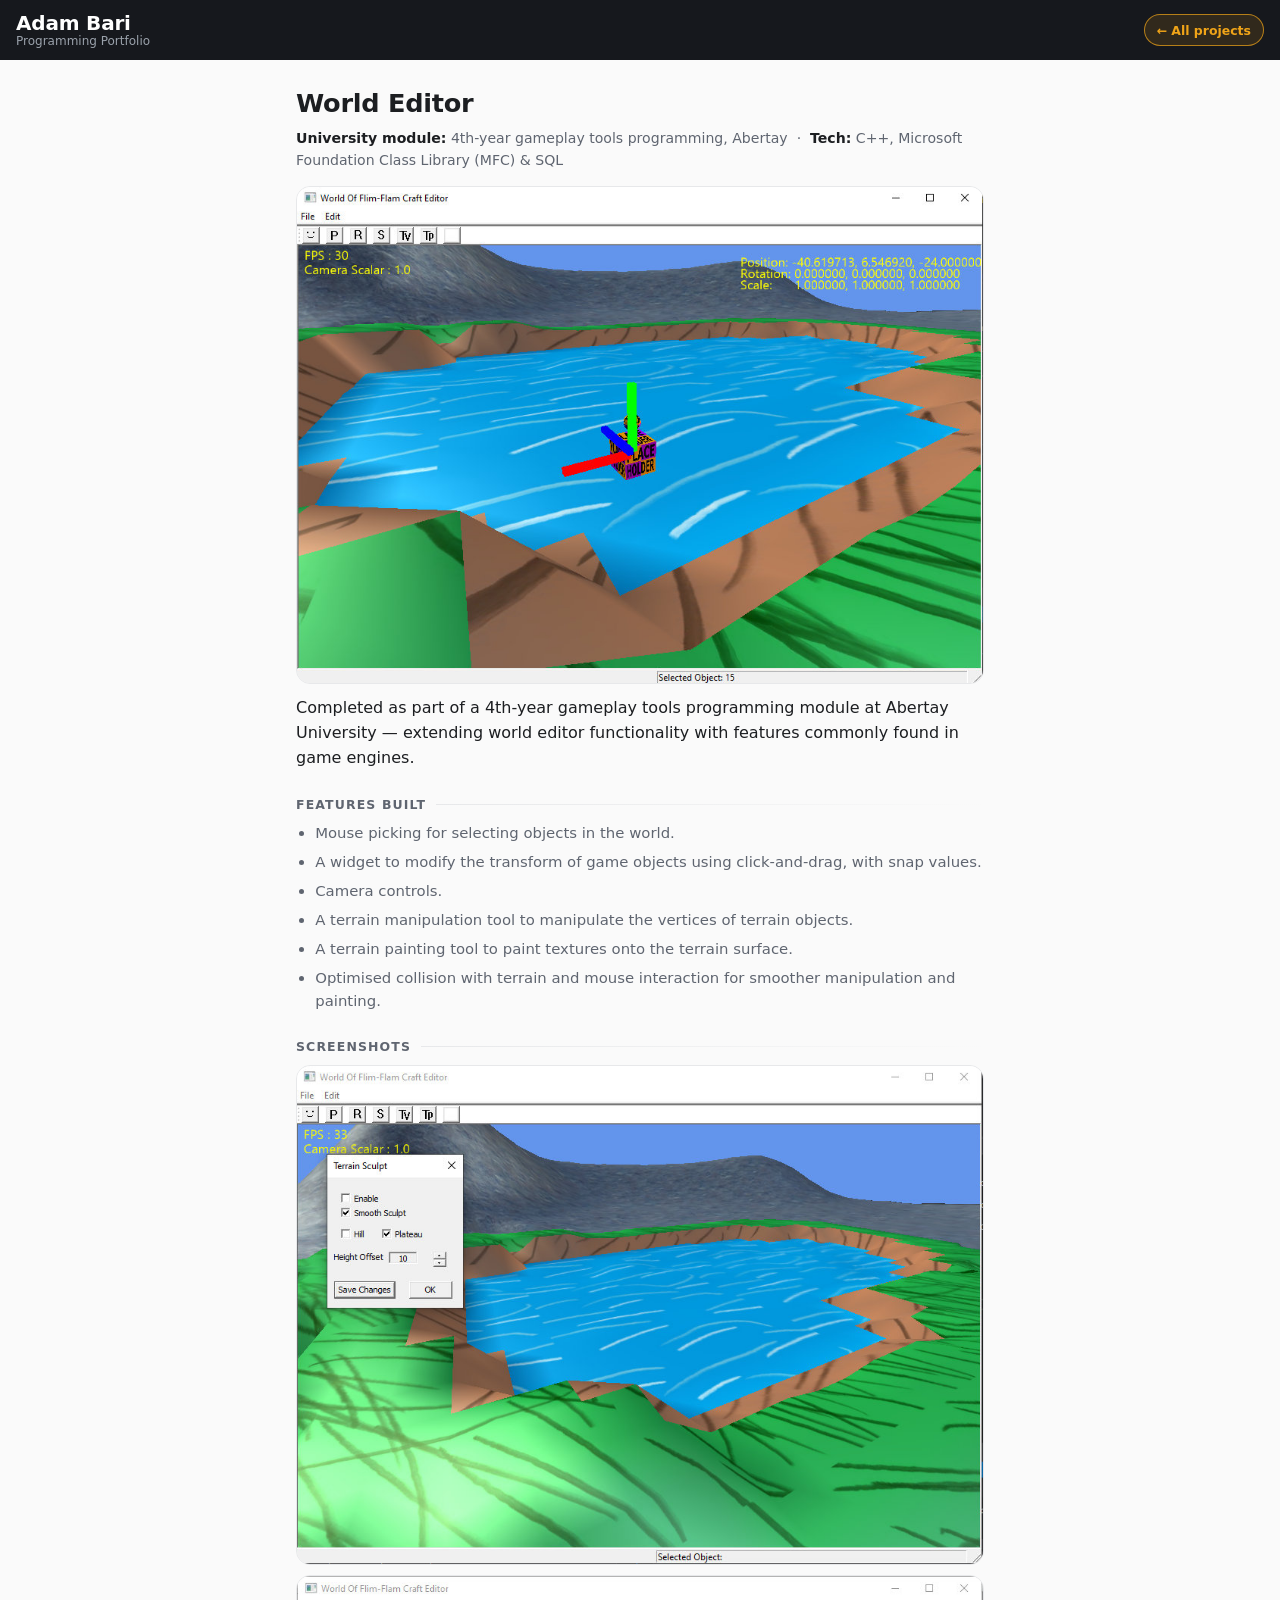
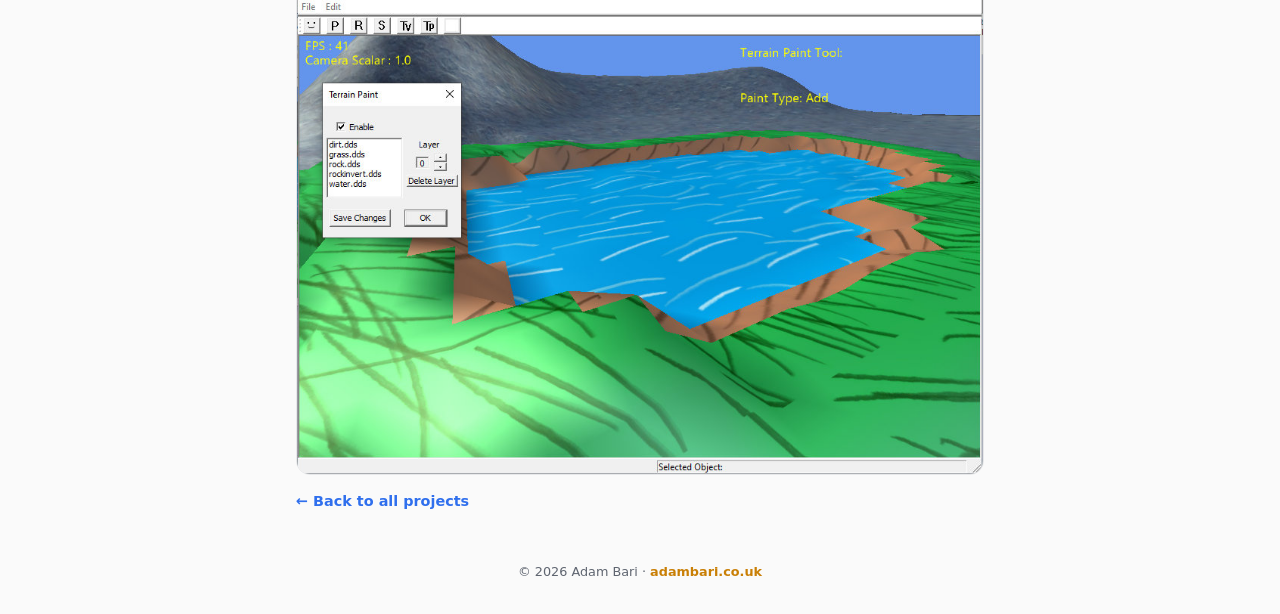
<file: portfolio/world-editor.html>
<!DOCTYPE html>
<html lang="en">
<head>
<meta charset="utf-8">
<meta name="viewport" content="width=device-width, initial-scale=1, viewport-fit=cover">
<title>World Editor — Adam Bari</title>
<meta name="description" content="World Editor — game engine tooling with MFC & SQL. Adam Bari, programmer.">
<meta name="theme-color" content="#16181d">
<link rel="icon" href="data:image/svg+xml,<svg xmlns=%22http://www.w3.org/2000/svg%22 viewBox=%220 0 100 100%22><text y=%22.9em%22 font-size=%2290%22>💼</text></svg>">
<link rel="stylesheet" href="style.css">
</head>
<body>

<header class="topbar">
  <a href="index.html" class="brand">
    <span class="brand-name">Adam Bari</span>
    <span class="brand-sub">Programming Portfolio</span>
  </a>
  <a class="home-pill" href="index.html">← All projects</a>
</header>

<main class="view">
  <h1 class="page-title">World Editor</h1>
  <p class="meta"><b>University module:</b> 4th-year gameplay tools programming, Abertay
  &nbsp;·&nbsp; <b>Tech:</b> C++, Microsoft Foundation Class Library (MFC) &amp; SQL</p>

  <img class="hero-img" src="img/we-pic1.jpg" alt="World Editor">

  <p class="intro" style="margin-top:12px">Completed as part of a 4th-year gameplay tools
  programming module at Abertay University — extending world editor functionality with features
  commonly found in game engines.</p>

  <h2 class="section-heading">Features built</h2>
  <ul class="work">
    <li>Mouse picking for selecting objects in the world.</li>
    <li>A widget to modify the transform of game objects using click-and-drag, with snap values.</li>
    <li>Camera controls.</li>
    <li>A terrain manipulation tool to manipulate the vertices of terrain objects.</li>
    <li>A terrain painting tool to paint textures onto the terrain surface.</li>
    <li>Optimised collision with terrain and mouse interaction for smoother manipulation and painting.</li>
  </ul>

  <h2 class="section-heading">Screenshots</h2>
  <div class="gallery">
    <img src="img/we-pic2.jpg" alt="World Editor screenshot">
    <img src="img/we-pic3.jpg" alt="World Editor screenshot">
  </div>

  <p style="margin-top:14px"><a class="backlink" href="index.html">← Back to all projects</a></p>
</main>

<footer><p>© 2026 Adam Bari · <a href="https://adambari.co.uk">adambari.co.uk</a></p></footer>
</body>
</html>
</file>
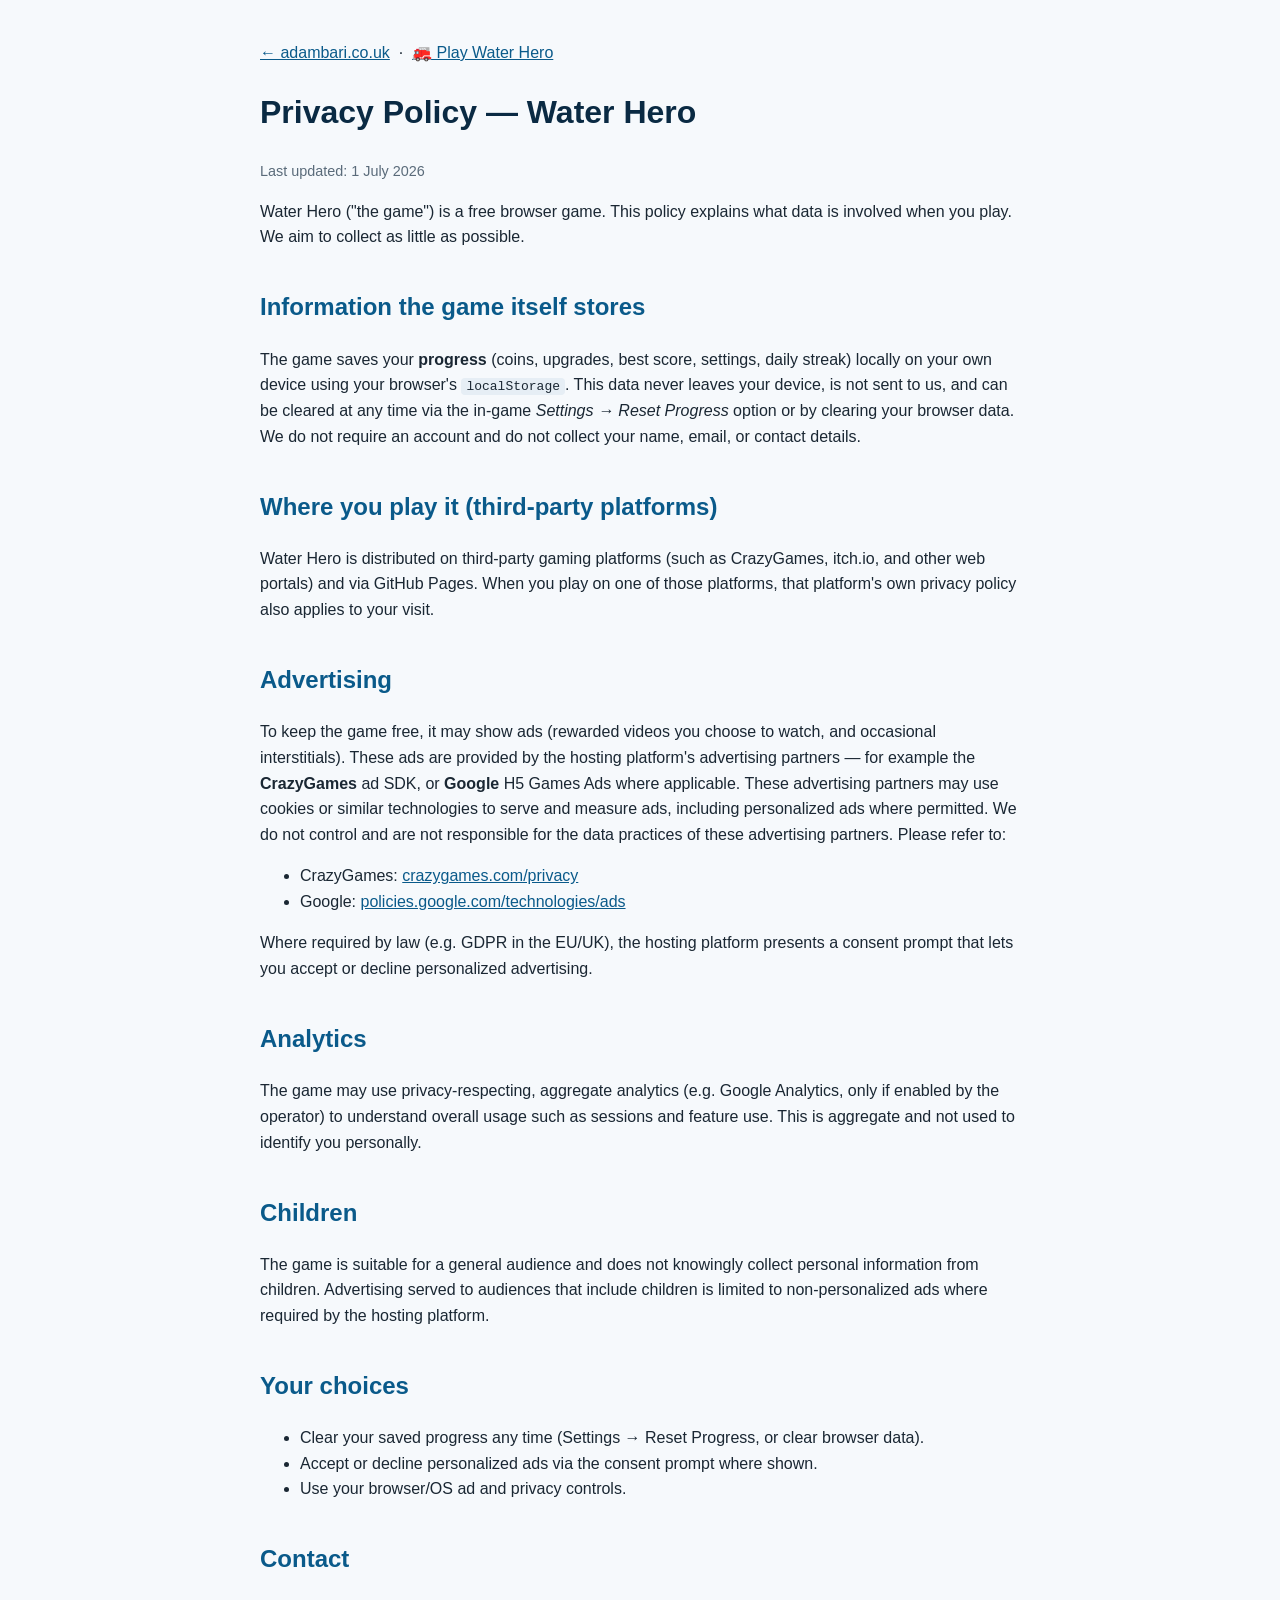
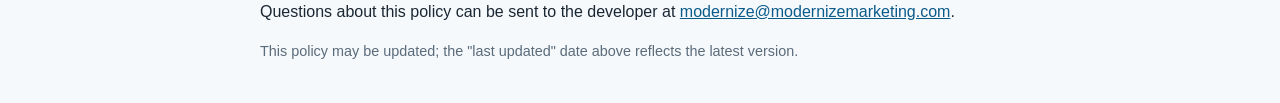
<file: WaterHero/privacy.html>
<!DOCTYPE html>
<html lang="en">
<head>
<meta charset="UTF-8">
<meta name="viewport" content="width=device-width, initial-scale=1">
<title>Privacy Policy — Water Hero</title>
<style>
  body{max-width:760px;margin:40px auto;padding:0 20px;font-family:-apple-system,BlinkMacSystemFont,"Segoe UI",Roboto,sans-serif;line-height:1.6;color:#1a2733;background:#f6f9fc;}
  h1{color:#0a2a43;} h2{color:#0a5a8a;margin-top:1.6em;} a{color:#0a5a8a;}
  code{background:#e6eef5;padding:1px 5px;border-radius:4px;}
  .muted{color:#5a6b7a;font-size:.9em;}
</style>
</head>
<body>
<nav style="margin-bottom:18px"><a href="/">← adambari.co.uk</a> &nbsp;·&nbsp; <a href="./">🚒 Play Water Hero</a></nav>
<h1>Privacy Policy — Water Hero</h1>
<p class="muted">Last updated: 1 July 2026</p>

<p>Water Hero ("the game") is a free browser game. This policy explains what data is involved when
you play. We aim to collect as little as possible.</p>

<h2>Information the game itself stores</h2>
<p>The game saves your <strong>progress</strong> (coins, upgrades, best score, settings, daily streak)
locally on your own device using your browser's <code>localStorage</code>. This data never leaves your
device, is not sent to us, and can be cleared at any time via the in-game
<em>Settings → Reset Progress</em> option or by clearing your browser data. We do not require an account
and do not collect your name, email, or contact details.</p>

<h2>Where you play it (third-party platforms)</h2>
<p>Water Hero is distributed on third-party gaming platforms (such as CrazyGames, itch.io, and other
web portals) and via GitHub Pages. When you play on one of those platforms, that platform's own privacy
policy also applies to your visit.</p>

<h2>Advertising</h2>
<p>To keep the game free, it may show ads (rewarded videos you choose to watch, and occasional
interstitials). These ads are provided by the hosting platform's advertising partners — for example the
<strong>CrazyGames</strong> ad SDK, or <strong>Google</strong> H5 Games Ads where applicable. These
advertising partners may use cookies or similar technologies to serve and measure ads, including
personalized ads where permitted. We do not control and are not responsible for the data practices of
these advertising partners. Please refer to:</p>
<ul>
  <li>CrazyGames: <a href="https://www.crazygames.com/privacy">crazygames.com/privacy</a></li>
  <li>Google: <a href="https://policies.google.com/technologies/ads">policies.google.com/technologies/ads</a></li>
</ul>
<p>Where required by law (e.g. GDPR in the EU/UK), the hosting platform presents a consent prompt that
lets you accept or decline personalized advertising.</p>

<h2>Analytics</h2>
<p>The game may use privacy-respecting, aggregate analytics (e.g. Google Analytics, only if enabled by
the operator) to understand overall usage such as sessions and feature use. This is aggregate and not
used to identify you personally.</p>

<h2>Children</h2>
<p>The game is suitable for a general audience and does not knowingly collect personal information from
children. Advertising served to audiences that include children is limited to non-personalized ads where
required by the hosting platform.</p>

<h2>Your choices</h2>
<ul>
  <li>Clear your saved progress any time (Settings → Reset Progress, or clear browser data).</li>
  <li>Accept or decline personalized ads via the consent prompt where shown.</li>
  <li>Use your browser/OS ad and privacy controls.</li>
</ul>

<h2>Contact</h2>
<p>Questions about this policy can be sent to the developer at
<a href="mailto:modernize@modernizemarketing.com">modernize@modernizemarketing.com</a>.</p>

<p class="muted">This policy may be updated; the "last updated" date above reflects the latest version.</p>
</body>
</html>
</file>
<file: portfolio/style.css>
/* Adam Bari — portfolio, in the family style of adambari.co.uk */
* { margin: 0; padding: 0; box-sizing: border-box; }
:root {
  --bg: #fafafa; --card: #ffffff; --ink: #1c1e21; --muted: #5f6570;
  --line: #e7e8ea; --dark: #16181d; --amber: #f0a418; --amber-deep: #c97f06;
  --accent: #2f6fed; --radius: 14px;
}
html { -webkit-text-size-adjust: 100%; }
body {
  font-family: system-ui, -apple-system, "Segoe UI", Roboto, sans-serif;
  background: var(--bg); color: var(--ink); min-height: 100dvh; line-height: 1.55;
}
.topbar {
  position: sticky; top: 0; z-index: 20;
  display: flex; align-items: center; justify-content: space-between; gap: 8px;
  color: #fff; padding: 12px 16px; padding-top: calc(12px + env(safe-area-inset-top));
  background: var(--dark);
}
.brand { display: flex; flex-direction: column; align-items: flex-start; color: #fff; text-decoration: none; }
.brand-name { font-size: 1.25rem; font-weight: 800; letter-spacing: -0.01em; line-height: 1.1; color: #fff; }
.brand-sub { font-size: 0.75rem; color: #9aa1ab; line-height: 1.2; white-space: nowrap; }
.home-pill {
  display: inline-flex; align-items: center; gap: 5px; min-height: 32px;
  font-size: 0.78rem; font-weight: 700; white-space: nowrap;
  color: var(--amber); text-decoration: none;
  background: rgba(240,164,24,0.12); border: 1px solid rgba(240,164,24,0.7);
  padding: 4px 12px; border-radius: 999px;
}
.home-pill:hover { background: rgba(240,164,24,0.22); }
.view { max-width: 720px; margin: 0 auto; padding: 20px 16px 40px; }
.page-title { font-size: 1.6rem; font-weight: 800; letter-spacing: -0.01em; margin: 4px 0 4px; }
.meta { color: var(--muted); font-size: 0.88rem; margin-bottom: 14px; }
.meta b { color: var(--ink); }
.intro { margin-bottom: 8px; }
.muted { color: var(--muted); font-size: 0.9rem; }
.section-heading {
  font-size: 0.78rem; font-weight: 700; color: var(--muted);
  text-transform: uppercase; letter-spacing: 0.09em; margin: 24px 0 8px;
  display: flex; align-items: center; gap: 10px;
}
.section-heading::after { content: ""; flex: 1; height: 1px; background: linear-gradient(90deg, var(--line), transparent); }
ul.work { margin: 0 0 8px 1.2rem; color: var(--muted); font-size: 0.93rem; }
ul.work li { margin-bottom: 6px; }
.gallery { display: grid; gap: 10px; margin: 8px 0 4px; }
.gallery img, .hero-img {
  width: 100%; height: auto; display: block;
  border-radius: var(--radius); border: 1px solid var(--line);
}
.pill {
  display: inline-flex; align-items: center; gap: 5px;
  font-size: 0.8rem; font-weight: 700; text-decoration: none;
  padding: 6px 14px; border-radius: 999px; margin: 8px 6px 2px 0;
}
.pill-solid { background: var(--dark); color: #fff; }
.pill-solid:hover { background: #2a2d34; }
.pill-outline { color: var(--ink); border: 1px solid #cfd2d6; background: transparent; }
.pill-outline:hover { background: #f1f2f4; }
.pcard {
  background: var(--card); border: 1px solid var(--line); border-radius: var(--radius);
  overflow: hidden; margin-bottom: 14px; box-shadow: 0 1px 3px rgba(20,22,26,0.05);
  display: block; text-decoration: none; color: inherit;
  transition: transform 0.1s ease, box-shadow 0.1s ease;
}
.pcard:hover { transform: translateY(-2px); box-shadow: 0 4px 12px rgba(20,22,26,0.1); }
.pcard img { width: 100%; height: 210px; object-fit: cover; display: block; border-bottom: 1px solid var(--line); }
.pcard .pbody { padding: 12px 14px 14px; }
.pcard .ptitle { font-weight: 750; font-size: 1.05rem; margin-bottom: 2px; }
.pcard .pdesc { color: var(--muted); font-size: 0.9rem; }
footer { text-align: center; padding: 8px 16px 32px; }
footer p { color: var(--muted); font-size: 0.8rem; }
footer a { color: var(--amber-deep); font-weight: 600; text-decoration: none; }
footer a:hover { text-decoration: underline; }
a.backlink { color: var(--accent); font-weight: 600; text-decoration: none; font-size: 0.9rem; }
a.backlink:hover { text-decoration: underline; }
</file>
